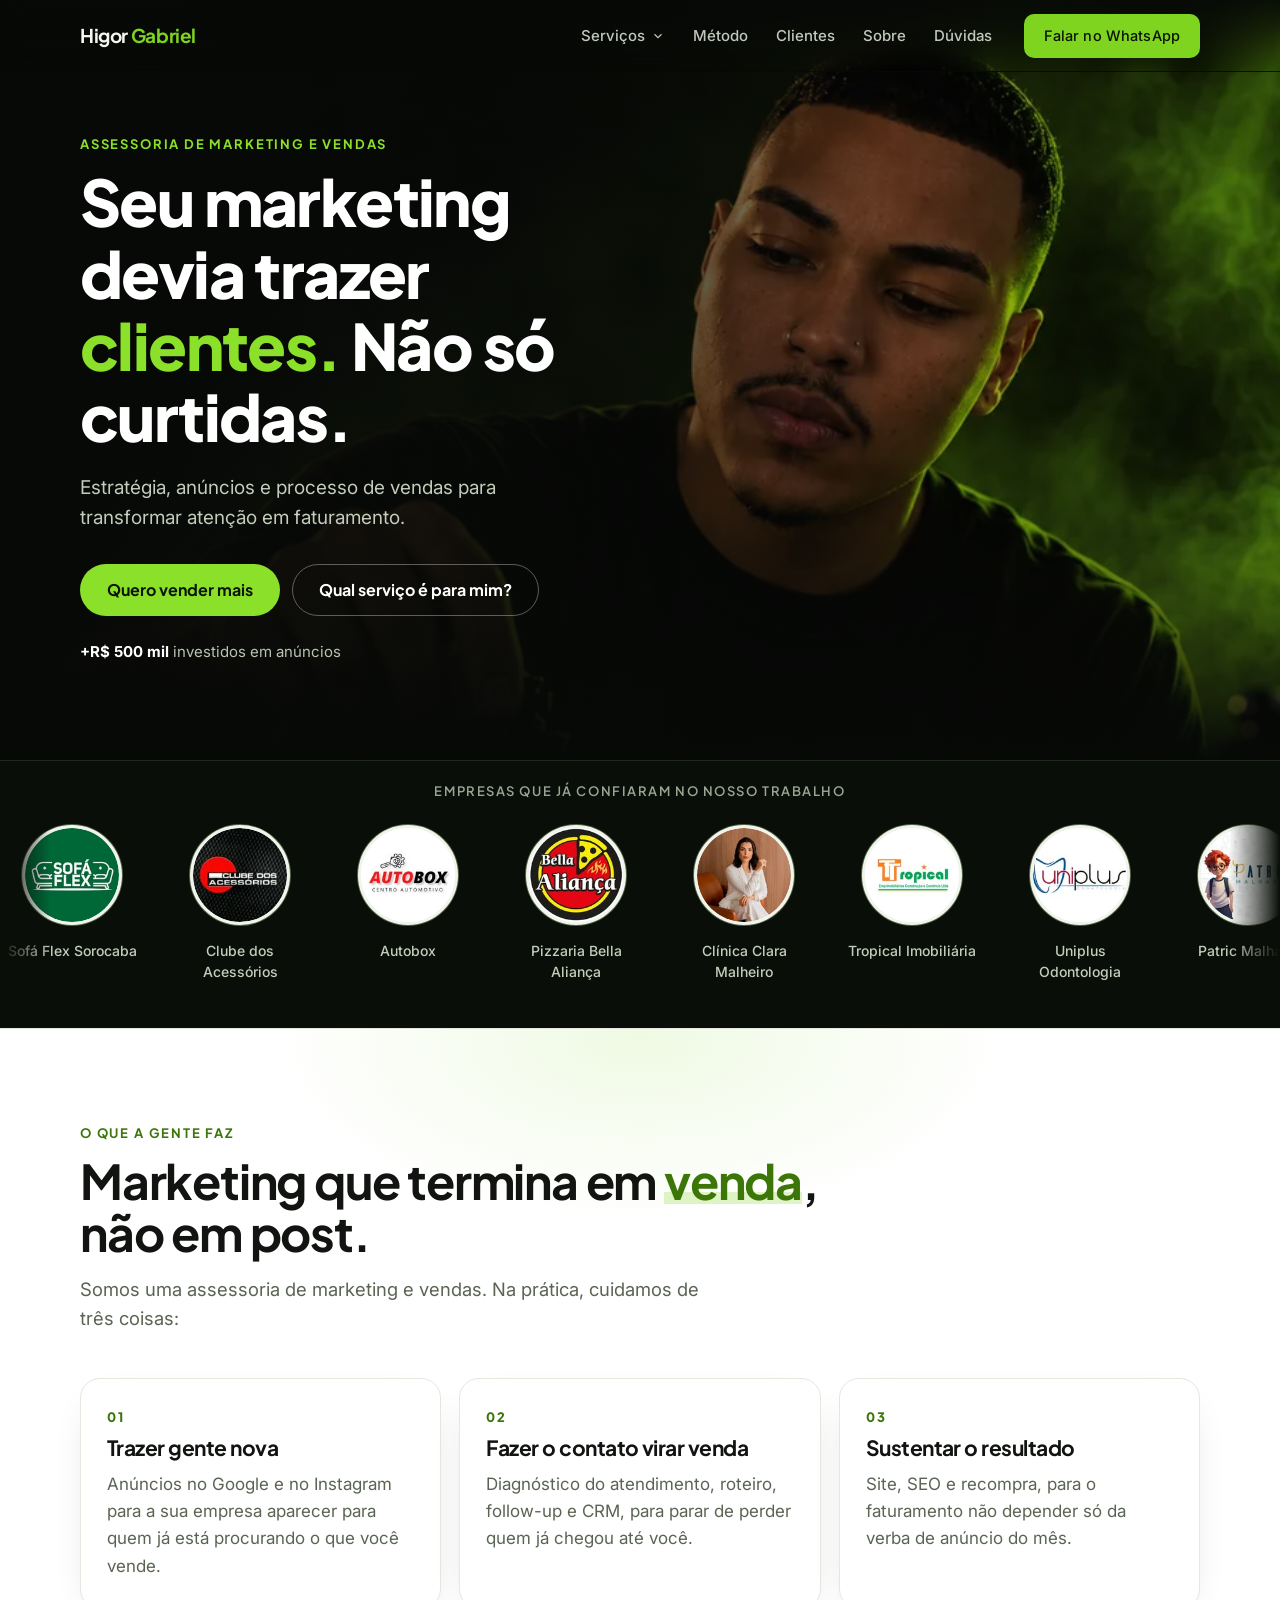
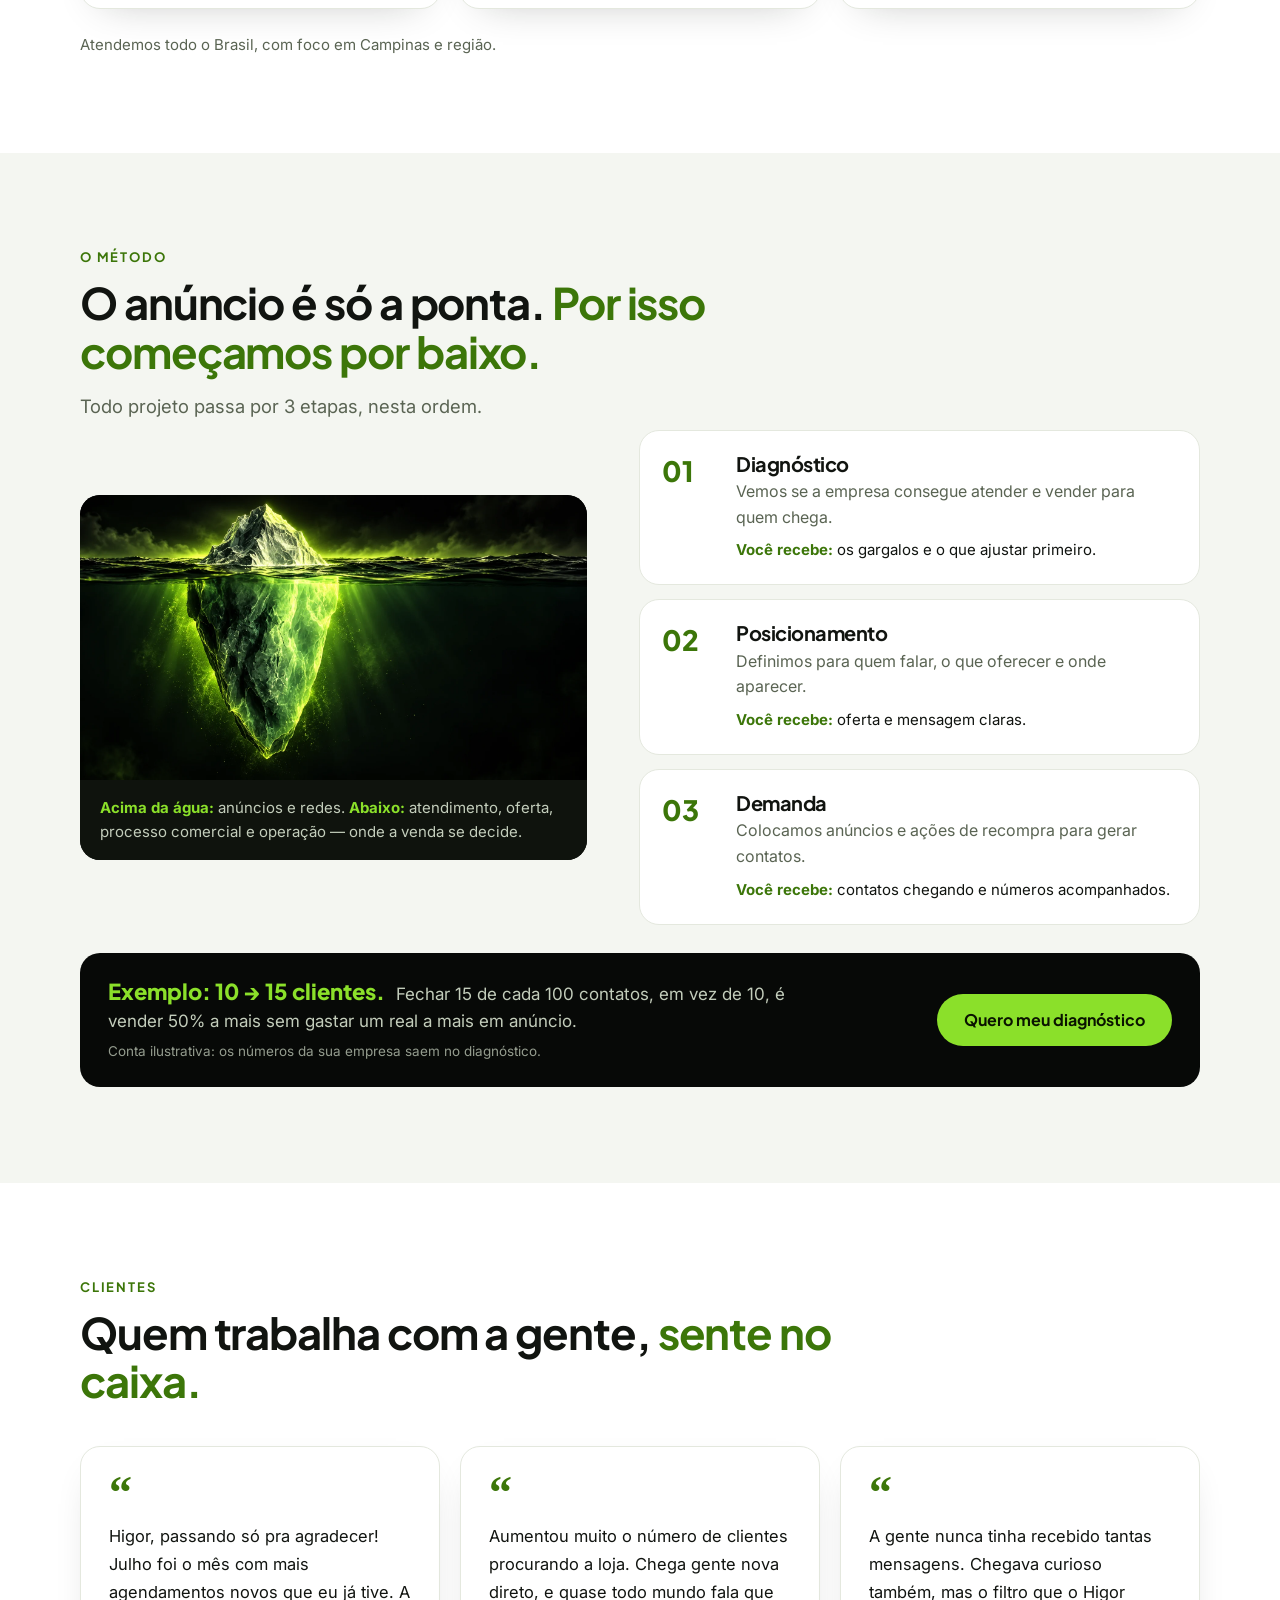
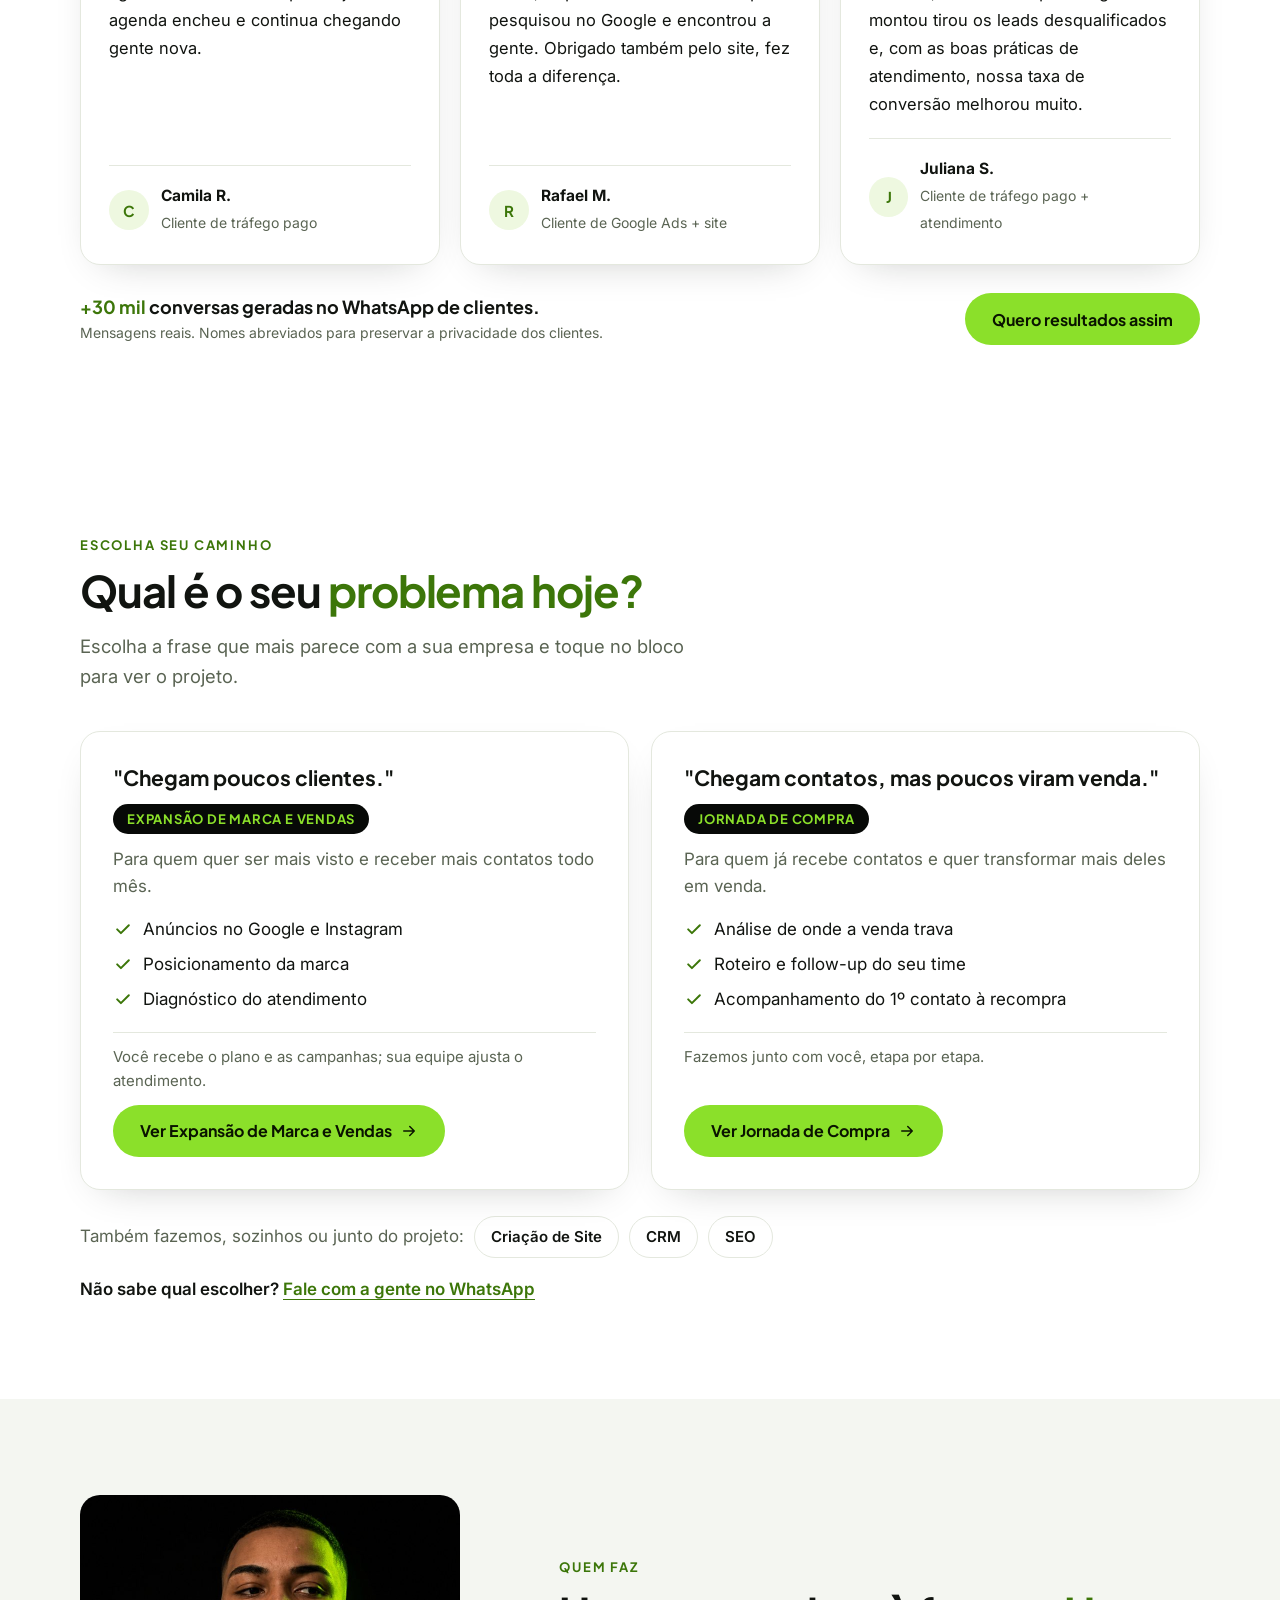
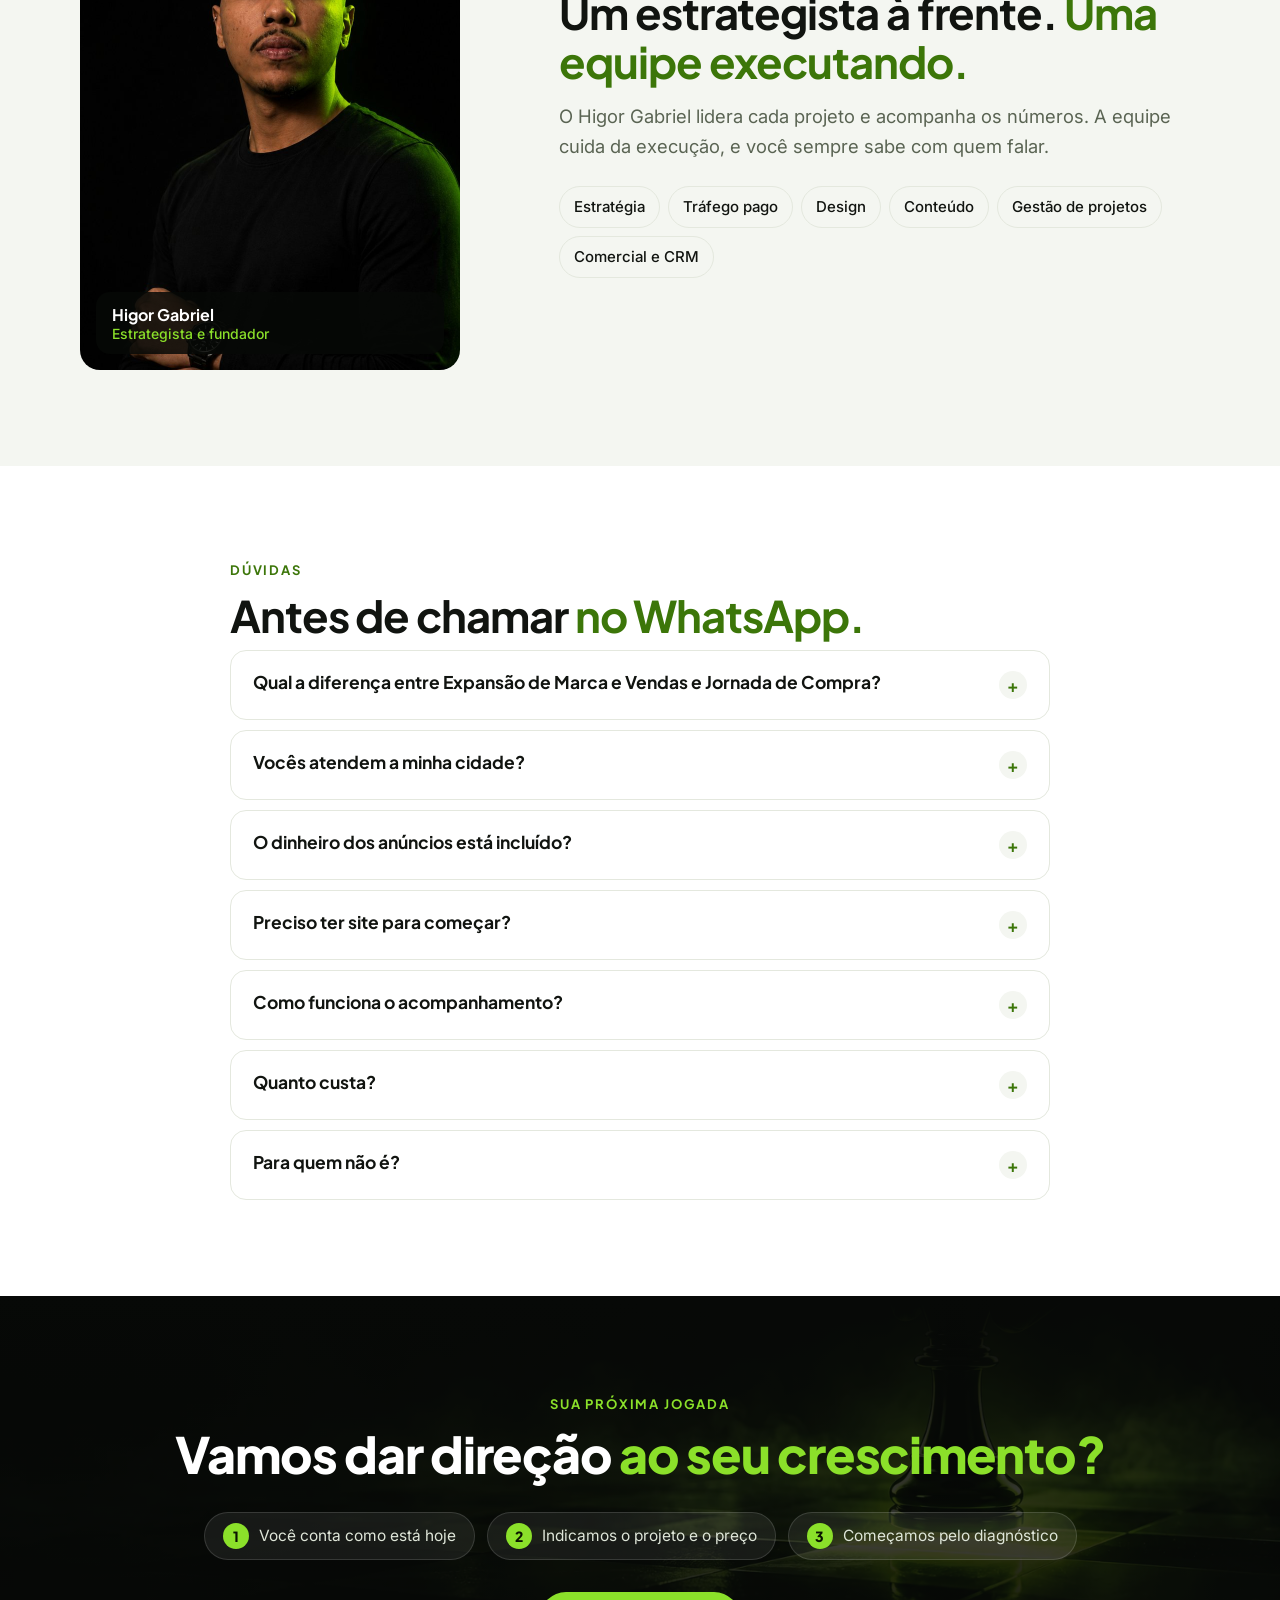
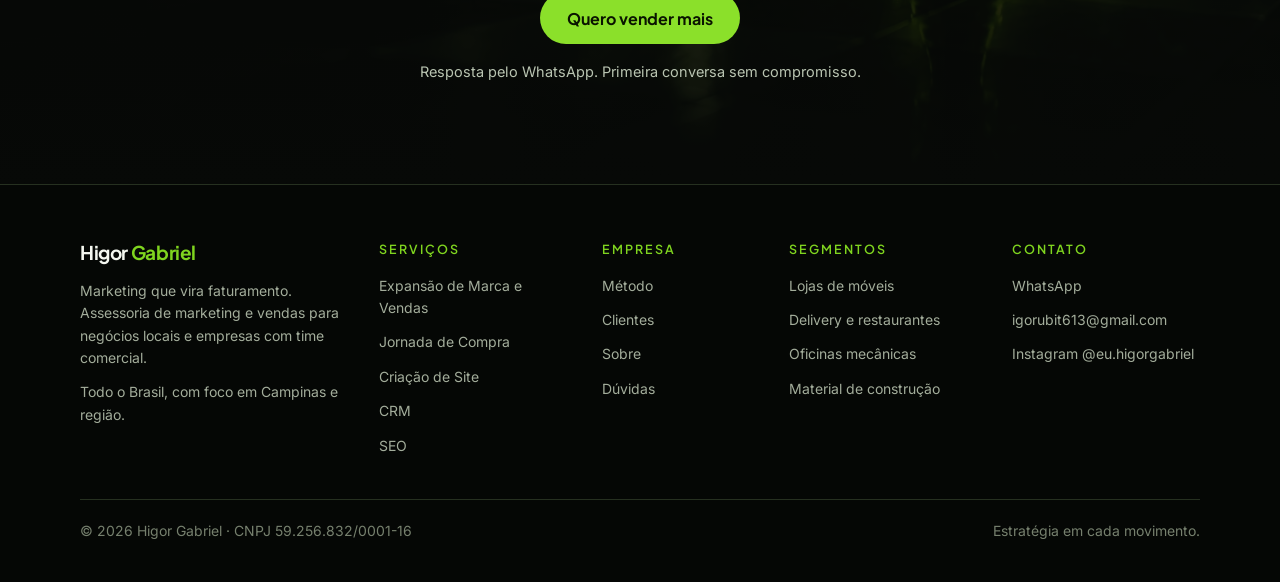
<file: index.html>
<!doctype html>
<html lang="pt-BR"><head><meta charset="utf-8"><meta name="viewport" content="width=device-width,initial-scale=1">
<title>Higor Gabriel — Assessoria de marketing e vendas em Campinas e todo o Brasil</title>
<meta name="description" content="Assessoria de marketing e vendas com foco em Campinas e região e atendimento em todo o Brasil: anúncios, posicionamento e processo comercial para transformar atenção em faturamento.">
<meta property="og:title" content="Higor Gabriel — Marketing que vira faturamento"><meta property="og:description" content="Estratégia, anúncios e processo de vendas para transformar atenção em faturamento.">
<link rel="stylesheet" href="assets/clients.css?v=3"><link rel="stylesheet" href="assets/v3.css?v=3">
<script src="assets/home.js?v=7" defer></script><script src="assets/clients.js?v=2" defer></script>
<!-- shell:head -->
<link rel="canonical" href="https://higor-gabriel.vercel.app/">
<meta property="og:url" content="https://higor-gabriel.vercel.app/">
<link rel="icon" href="img/favicon.svg" type="image/svg+xml">
<meta name="theme-color" content="#050705">
<meta property="og:type" content="website">
<meta property="og:locale" content="pt_BR">
<meta property="og:site_name" content="Higor Gabriel">
<meta property="og:image" content="https://higor-gabriel.vercel.app/img/og-compartilhamento.jpg">
<meta property="og:image:width" content="1200"><meta property="og:image:height" content="630">
<meta name="twitter:card" content="summary_large_image">
<link rel="preconnect" href="https://fonts.googleapis.com"><link rel="preconnect" href="https://fonts.gstatic.com" crossorigin><link rel="stylesheet" href="https://fonts.googleapis.com/css2?family=Plus+Jakarta+Sans:wght@500;600;700;800&family=Inter:wght@400;500;600&display=swap">
<link rel="stylesheet" href="assets/shell.css?v=4">
<script src="assets/shell.js?v=3" defer></script>
<script type="application/ld+json">{"@context":"https://schema.org","@type":"ProfessionalService","name":"Higor Gabriel — Assessoria de marketing e vendas","url":"https://higor-gabriel.vercel.app","image":"https://higor-gabriel.vercel.app/img/og-compartilhamento.jpg","email":"igorubit613@gmail.com","telephone":"+55-19-99831-1721","areaServed":[{"@type":"City","name":"Campinas"},{"@type":"Country","name":"Brasil"}],"founder":{"@type":"Person","name":"Higor Gabriel"},"sameAs":["https://instagram.com/eu.higorgabriel"]}</script>
<!-- /shell:head -->
</head>
<body class="home-v3">
<!-- shell:header -->
<a class="gh-skip" href="#conteudo">Pular para o conteúdo</a>
<header class="gh-header">
  <div class="gh-header-in">
    <a class="gh-logo" href="index.html" aria-label="Higor Gabriel — início">Higor <b>Gabriel</b></a>
    <button class="gh-burger" type="button" aria-label="Abrir menu" aria-expanded="false" aria-controls="gh-menu"><span></span><span></span><span></span></button>
    <nav class="gh-menu" id="gh-menu" aria-label="Navegação principal">
      <div class="gh-dd">
        <button class="gh-dd-btn" type="button" aria-expanded="false">Serviços <svg viewBox="0 0 24 24" aria-hidden="true"><path d="M6 9l6 6 6-6"/></svg></button>
        <div class="gh-dd-panel">
          <a href="trafego-pago.html"><span class="gh-ic"><svg viewBox="0 0 24 24" aria-hidden="true"><circle cx="12" cy="12" r="9"/><circle cx="12" cy="12" r="5"/><circle cx="12" cy="12" r="1"/></svg></span><span><b>Expansão de Marca e Vendas</b><small>Para quando chegam poucos clientes: anúncios, posicionamento e diagnóstico</small></span></a><a href="jornada-de-compra.html"><span class="gh-ic"><svg viewBox="0 0 24 24" aria-hidden="true"><polyline points="3 17 9 11 13 15 21 7"/><polyline points="14 7 21 7 21 14"/></svg></span><span><b>Jornada de Compra</b><small>Do primeiro contato à recompra</small></span></a><a href="criacao-de-site.html"><span class="gh-ic"><svg viewBox="0 0 24 24" aria-hidden="true"><rect x="3" y="4" width="18" height="12" rx="2"/><path d="M8 20h8M12 16v4"/></svg></span><span><b>Criação de Site</b><small>Site profissional feito para converter</small></span></a><a href="crm.html"><span class="gh-ic"><svg viewBox="0 0 24 24" aria-hidden="true"><rect x="3" y="4" width="5" height="16" rx="1"/><rect x="10" y="4" width="5" height="11" rx="1"/><rect x="17" y="4" width="4" height="6" rx="1"/></svg></span><span><b>CRM</b><small>Comercial organizado, nenhum contato esquecido</small></span></a><a href="seo.html"><span class="gh-ic"><svg viewBox="0 0 24 24" aria-hidden="true"><circle cx="11" cy="11" r="7"/><path d="M20 20l-4-4"/></svg></span><span><b>SEO</b><small>Apareça no Google sem pagar por clique</small></span></a>
        </div>
      </div>
      <a href="#metodo">Método</a>
      <a href="#clientes">Clientes</a>
      <a href="#equipe">Sobre</a>
      <a href="#duvidas">Dúvidas</a>
      <a class="gh-btn gh-btn-green" href="https://wa.me/5519998311721?text=Oi%20Higor%2C%20vim%20pelo%20site%20e%20quero%20falar%20com%20voc%C3%AAs." target="_blank" rel="noopener">Falar no WhatsApp</a>
    </nav>
  </div>
</header>
<!-- /shell:header -->
<main id="conteudo">

<!-- 1 · TOPO + CLIENTES -->
<section class="hero">
  <div class="hero-art-stage" aria-hidden="true"><picture><source media="(max-width:760px)" srcset="img/hero-higor-celular.webp"><img src="img/hero-higor.webp" alt="" width="1672" height="941" fetchpriority="high"></picture></div>
  <div class="hero-shade"></div>
  <div class="w"><div class="hero-copy">
    <span class="eyebrow">Assessoria de marketing e vendas</span>
    <h1>Seu marketing devia trazer <em>clientes.</em> Não só curtidas.</h1>
    <p class="lead">Estratégia, anúncios e processo de vendas para transformar atenção em faturamento.</p>
    <div class="ctas"><a class="btn btn-p" href="https://wa.me/5519998311721?text=Oi%20Higor%2C%20vi%20o%20site%20e%20quero%20vender%20mais." target="_blank" rel="noopener">Quero vender mais</a><a class="btn btn-s" href="#caminhos">Qual serviço é para mim?</a></div>
    <p class="hero-proof"><b>+R$ 500 mil</b> investidos em anúncios</p>
  </div></div>
</section>
<section class="clients-band">
  <div class="hero-clients client-section" id="clientes" aria-labelledby="t-clientes"><span class="lbl" id="t-clientes">Empresas que já confiaram no nosso trabalho</span>
  <div class="client-viewport"><div class="client-track"><ul class="client-list" aria-label="Empresas que já atendemos"><li><a class="client-brand" href="https://www.instagram.com/sofaflex_sorocaba/" target="_blank" rel="noopener noreferrer" aria-label="Sofá Flex Sorocaba — ver Instagram (abre em nova aba)"><span class="client-logo"><img src="img/clientes/sofaflex_sorocaba.jpg" alt="" width="150" height="150" loading="lazy" decoding="async"></span><span class="client-name">Sofá Flex Sorocaba</span></a></li><li><a class="client-brand" href="https://www.instagram.com/clubedosacessoriosautomotivos/" target="_blank" rel="noopener noreferrer" aria-label="Clube dos Acessórios — ver Instagram (abre em nova aba)"><span class="client-logo"><img src="img/clientes/clubedosacessoriosautomotivos.jpg" alt="" width="150" height="150" loading="lazy" decoding="async"></span><span class="client-name">Clube dos Acessórios</span></a></li><li><a class="client-brand" href="https://www.instagram.com/autobox.oficina/" target="_blank" rel="noopener noreferrer" aria-label="Autobox — ver Instagram (abre em nova aba)"><span class="client-logo"><img src="img/clientes/autobox-oficina.jpg" alt="" width="150" height="150" loading="lazy" decoding="async"></span><span class="client-name">Autobox</span></a></li><li><a class="client-brand" href="https://www.instagram.com/pizzariabellaalianca/" target="_blank" rel="noopener noreferrer" aria-label="Pizzaria Bella Aliança — ver Instagram (abre em nova aba)"><span class="client-logo"><img src="img/clientes/pizzariabellaalianca.jpg" alt="" width="150" height="150" loading="lazy" decoding="async"></span><span class="client-name">Pizzaria Bella Aliança</span></a></li><li><a class="client-brand" href="https://www.instagram.com/clinicaclaramalheiro/" target="_blank" rel="noopener noreferrer" aria-label="Clínica Clara Malheiro — ver Instagram (abre em nova aba)"><span class="client-logo"><img src="img/clientes/clinicaclaramalheiro.jpg" alt="" width="150" height="150" loading="lazy" decoding="async"></span><span class="client-name">Clínica Clara Malheiro</span></a></li><li><a class="client-brand" href="https://www.instagram.com/tropical_imobiliaria/" target="_blank" rel="noopener noreferrer" aria-label="Tropical Imobiliária — ver Instagram (abre em nova aba)"><span class="client-logo"><img src="img/clientes/tropical_imobiliaria.jpg" alt="" width="150" height="150" loading="lazy" decoding="async"></span><span class="client-name">Tropical Imobiliária</span></a></li><li><a class="client-brand" href="https://www.instagram.com/uniplusodontologia/" target="_blank" rel="noopener noreferrer" aria-label="Uniplus Odontologia — ver Instagram (abre em nova aba)"><span class="client-logo"><img src="img/clientes/uniplusodontologia.jpg" alt="" width="150" height="150" loading="lazy" decoding="async"></span><span class="client-name">Uniplus Odontologia</span></a></li><li><a class="client-brand" href="https://www.instagram.com/malhariapatric/" target="_blank" rel="noopener noreferrer" aria-label="Patric Malharia — ver Instagram (abre em nova aba)"><span class="client-logo"><img src="img/clientes/malhariapatric.jpg" alt="" width="150" height="150" loading="lazy" decoding="async"></span><span class="client-name">Patric Malharia</span></a></li><li><a class="client-brand" href="https://www.instagram.com/mrfreddosorvetes/" target="_blank" rel="noopener noreferrer" aria-label="Mr. Freddo Sorvetes — ver Instagram (abre em nova aba)"><span class="client-logo"><img src="img/clientes/mrfreddosorvetes.jpg" alt="" width="150" height="150" loading="lazy" decoding="async"></span><span class="client-name">Mr. Freddo Sorvetes</span></a></li><li><a class="client-brand" href="https://www.instagram.com/coffeeburger.vinhedo/" target="_blank" rel="noopener noreferrer" aria-label="Coffee Burger — ver Instagram (abre em nova aba)"><span class="client-logo"><img src="img/clientes/coffeeburger-vinhedo.jpg" alt="" width="150" height="150" loading="lazy" decoding="async"></span><span class="client-name">Coffee Burger</span></a></li><li><a class="client-brand" href="https://www.instagram.com/outlet.domaicao_02/" target="_blank" rel="noopener noreferrer" aria-label="Outlet do Maicão — ver Instagram (abre em nova aba)"><span class="client-logo"><img src="img/clientes/outlet-domaicao_02.jpg" alt="" width="150" height="150" loading="lazy" decoding="async"></span><span class="client-name">Outlet do Maicão</span></a></li><li><a class="client-brand" href="https://www.instagram.com/sofaprimebr/" target="_blank" rel="noopener noreferrer" aria-label="Sofá Prime — ver Instagram (abre em nova aba)"><span class="client-logo"><img src="img/clientes/sofaprimebr.jpg" alt="" width="150" height="150" loading="lazy" decoding="async"></span><span class="client-name">Sofá Prime</span></a></li><li><a class="client-brand" href="https://www.instagram.com/sofadecor_/" target="_blank" rel="noopener noreferrer" aria-label="Sofá Decor — ver Instagram (abre em nova aba)"><span class="client-logo"><img src="img/clientes/sofadecor.jpg" alt="" width="150" height="150" loading="lazy" decoding="async"></span><span class="client-name">Sofá Decor</span></a></li><li><a class="client-brand" href="https://www.instagram.com/sofadifabrica/" target="_blank" rel="noopener noreferrer" aria-label="Sofá di Fábrica — ver Instagram (abre em nova aba)"><span class="client-logo"><img src="img/clientes/sofadifabrica.jpg" alt="" width="150" height="150" loading="lazy" decoding="async"></span><span class="client-name">Sofá di Fábrica</span></a></li></ul></div></div>
  </div>
</section>

<!-- 2 · O QUE A GENTE FAZ -->
<section class="sec faz" id="o-que-fazemos"><div class="w">
  <div class="faz-head reveal">
    <span class="eyebrow">O que a gente faz</span>
    <h2 class="h2 faz-t">Marketing que termina em <em>venda</em>,<br>não em post.</h2>
    <p class="lead">Somos uma assessoria de marketing e vendas. Na prática, cuidamos de três coisas:</p>
  </div>
  <div class="tres">
    <article class="tri reveal" style="--d:0ms;--dl:0ms">
      <span class="tri-n" aria-hidden="true">01</span>
      <h3>Trazer gente nova</h3>
      <p>Anúncios no Google e no Instagram para a sua empresa aparecer para quem já está procurando o que você vende.</p>
    </article>
    <article class="tri reveal" style="--d:110ms;--dl:800ms">
      <span class="tri-n" aria-hidden="true">02</span>
      <h3>Fazer o contato virar venda</h3>
      <p>Diagnóstico do atendimento, roteiro, follow-up e CRM, para parar de perder quem já chegou até você.</p>
    </article>
    <article class="tri reveal" style="--d:220ms;--dl:1600ms">
      <span class="tri-n" aria-hidden="true">03</span>
      <h3>Sustentar o resultado</h3>
      <p>Site, SEO e recompra, para o faturamento não depender só da verba de anúncio do mês.</p>
    </article>
  </div>
  <p class="tres-nota">Atendemos todo o Brasil, com foco em Campinas e região.</p>
</div></section>

<!-- 3 · MÉTODO -->
<section class="sec alt" id="metodo"><div class="w">
  <span class="eyebrow">O método</span>
  <h2 class="h2">O anúncio é só a ponta. <em>Por isso começamos por baixo.</em></h2>
  <p class="lead">Todo projeto passa por 3 etapas, nesta ordem.</p>
  <div class="metodo">
    <figure class="ice reveal" style="margin:0"><img src="img/journey-iceberg.webp" alt="Iceberg: anúncios e redes sociais acima da água; atendimento, oferta, processo comercial e operação abaixo" loading="lazy"><figcaption><b>Acima da água:</b> anúncios e redes. <b>Abaixo:</b> atendimento, oferta, processo comercial e operação — onde a venda se decide.</figcaption></figure>
    <ol class="steps">
      <li class="reveal"><span class="n">01</span><h3>Diagnóstico</h3><p>Vemos se a empresa consegue atender e vender para quem chega.</p><p class="get"><b>Você recebe:</b> os gargalos e o que ajustar primeiro.</p></li>
      <li class="reveal"><span class="n">02</span><h3>Posicionamento</h3><p>Definimos para quem falar, o que oferecer e onde aparecer.</p><p class="get"><b>Você recebe:</b> oferta e mensagem claras.</p></li>
      <li class="reveal"><span class="n">03</span><h3>Demanda</h3><p>Colocamos anúncios e ações de recompra para gerar contatos.</p><p class="get"><b>Você recebe:</b> contatos chegando e números acompanhados.</p></li>
    </ol>
  </div>
  <div class="boost reveal"><p><b>Exemplo: 10 → 15 clientes.</b> Fechar 15 de cada 100 contatos, em vez de 10, é vender 50% a mais sem gastar um real a mais em anúncio. <span class="ress">Conta ilustrativa: os números da sua empresa saem no diagnóstico.</span></p><a class="btn btn-p" href="https://wa.me/5519998311721?text=Oi%20Higor%2C%20vi%20o%20m%C3%A9todo%20no%20site%20e%20quero%20meu%20diagn%C3%B3stico." target="_blank" rel="noopener">Quero meu diagnóstico</a></div>
</div></section>

<!-- 4 · DEPOIMENTOS -->
<section class="sec" id="depoimentos"><span id="resultados"></span><div class="w">
  <span class="eyebrow">Clientes</span>
  <h2 class="h2">Quem trabalha com a gente, <em>sente no caixa.</em></h2>
  <div class="depo">
    <figure class="reveal"><blockquote>Higor, passando só pra agradecer! Julho foi o mês com mais agendamentos novos que eu já tive. A agenda encheu e continua chegando gente nova.</blockquote><figcaption><span class="av">C</span><div><strong>Camila R.</strong><small>Cliente de tráfego pago</small></div></figcaption></figure>
    <figure class="reveal"><blockquote>Aumentou muito o número de clientes procurando a loja. Chega gente nova direto, e quase todo mundo fala que pesquisou no Google e encontrou a gente. Obrigado também pelo site, fez toda a diferença.</blockquote><figcaption><span class="av">R</span><div><strong>Rafael M.</strong><small>Cliente de Google Ads + site</small></div></figcaption></figure>
    <figure class="reveal"><blockquote>A gente nunca tinha recebido tantas mensagens. Chegava curioso também, mas o filtro que o Higor montou tirou os leads desqualificados e, com as boas práticas de atendimento, nossa taxa de conversão melhorou muito.</blockquote><figcaption><span class="av">J</span><div><strong>Juliana S.</strong><small>Cliente de tráfego pago + atendimento</small></div></figcaption></figure>
  </div>
  <div class="depo-foot"><div><p class="big"><b>+30 mil</b> conversas geradas no WhatsApp de clientes.</p><small>Mensagens reais. Nomes abreviados para preservar a privacidade dos clientes.</small></div><a class="btn btn-p" href="https://wa.me/5519998311721?text=Oi%20Higor%2C%20vi%20os%20depoimentos%20no%20site%20e%20quero%20resultados%20assim." target="_blank" rel="noopener">Quero resultados assim</a></div>
</div></section>

<!-- 5 · ESCOLHA SEU CAMINHO -->
<section class="sec" id="caminhos"><span id="servicos"></span><div class="w">
  <span class="eyebrow">Escolha seu caminho</span>
  <h2 class="h2">Qual é o seu <em>problema hoje?</em></h2>
  <p class="lead">Escolha a frase que mais parece com a sua empresa e toque no bloco para ver o projeto.</p>
  <div class="paths">
    <article class="path reveal"><p class="quote">"Chegam poucos clientes."</p><span class="name">Expansão de Marca e Vendas</span><p class="for">Para quem quer ser mais visto e receber mais contatos todo mês.</p>
      <ul><li><svg aria-hidden="true" viewBox="0 0 24 24"><path d="M5 12.5l4.5 4.5L19 7.5"/></svg>Anúncios no Google e Instagram</li><li><svg aria-hidden="true" viewBox="0 0 24 24"><path d="M5 12.5l4.5 4.5L19 7.5"/></svg>Posicionamento da marca</li><li><svg aria-hidden="true" viewBox="0 0 24 24"><path d="M5 12.5l4.5 4.5L19 7.5"/></svg>Diagnóstico do atendimento</li></ul>
      <p class="how">Você recebe o plano e as campanhas; sua equipe ajusta o atendimento.</p>
      <a class="btn btn-p" href="trafego-pago.html">Ver Expansão de Marca e Vendas <svg aria-hidden="true" viewBox="0 0 24 24"><path d="M5 12h14M13 6l6 6-6 6"/></svg></a></article>
    <article class="path reveal"><p class="quote">"Chegam contatos, mas poucos viram venda."</p><span class="name">Jornada de Compra</span><p class="for">Para quem já recebe contatos e quer transformar mais deles em venda.</p>
      <ul><li><svg aria-hidden="true" viewBox="0 0 24 24"><path d="M5 12.5l4.5 4.5L19 7.5"/></svg>Análise de onde a venda trava</li><li><svg aria-hidden="true" viewBox="0 0 24 24"><path d="M5 12.5l4.5 4.5L19 7.5"/></svg>Roteiro e follow-up do seu time</li><li><svg aria-hidden="true" viewBox="0 0 24 24"><path d="M5 12.5l4.5 4.5L19 7.5"/></svg>Acompanhamento do 1º contato à recompra</li></ul>
      <p class="how">Fazemos junto com você, etapa por etapa.</p>
      <a class="btn btn-p" href="jornada-de-compra.html">Ver Jornada de Compra <svg aria-hidden="true" viewBox="0 0 24 24"><path d="M5 12h14M13 6l6 6-6 6"/></svg></a></article>
  </div>
  <div class="also">Também fazemos, sozinhos ou junto do projeto: <a href="criacao-de-site.html">Criação de Site</a><a href="crm.html">CRM</a><a href="seo.html">SEO</a></div>
  <p class="help">Não sabe qual escolher? <a href="https://wa.me/5519998311721?text=Oi%20Higor%2C%20vi%20o%20site%20e%20quero%20ajuda%20para%20escolher%20entre%20Expans%C3%A3o%20de%20Marca%20e%20Vendas%20e%20Jornada%20de%20Compra." target="_blank" rel="noopener">Fale com a gente no WhatsApp</a></p>
</div></section>

<!-- 6 · QUEM FAZ -->
<section class="sec alt" id="equipe"><div class="w quem">
  <div class="foto reveal"><img src="img/higor-hero.jpg" alt="Higor Gabriel, estrategista e fundador" loading="lazy"><span>Higor Gabriel<small>Estrategista e fundador</small></span></div>
  <div class="reveal"><span class="eyebrow">Quem faz</span><h2 class="h2">Um estrategista à frente. <em>Uma equipe executando.</em></h2>
    <p class="lead">O Higor Gabriel lidera cada projeto e acompanha os números. A equipe cuida da execução, e você sempre sabe com quem falar.</p>
    <div class="chips"><span>Estratégia</span><span>Tráfego pago</span><span>Design</span><span>Conteúdo</span><span>Gestão de projetos</span><span>Comercial e CRM</span></div>
  </div>
</div></section>

<!-- 7 · DÚVIDAS -->
<section class="sec" id="duvidas"><div class="w faq">
  <span class="eyebrow">Dúvidas</span>
  <h2 class="h2">Antes de chamar <em>no WhatsApp.</em></h2>
  <details><summary>Qual a diferença entre Expansão de Marca e Vendas e Jornada de Compra?<span aria-hidden="true">+</span></summary><p>A Expansão de Marca e Vendas é para quando chegam poucos clientes: fazemos o diagnóstico, posicionamos a marca e rodamos os anúncios; os ajustes internos do atendimento ficam com a sua equipe, a partir das nossas recomendações. A Jornada de Compra é para quando já chegam contatos e poucos compram: atuamos com você em cada etapa, do primeiro contato à recompra.</p></details>
  <details><summary>Vocês atendem a minha cidade?<span aria-hidden="true">+</span></summary><p>Sim. Atendemos empresas de todo o Brasil, com foco em Campinas e região. O trabalho é acompanhado online, com reuniões e relatórios.</p></details>
  <details><summary>O dinheiro dos anúncios está incluído?<span aria-hidden="true">+</span></summary><p>Não. A verba dos anúncios é paga diretamente à Meta e/ou ao Google. O projeto cobre a estratégia e a gestão, conforme o escopo combinado.</p></details>
  <details><summary>Preciso ter site para começar?<span aria-hidden="true">+</span></summary><p>Não necessariamente. Podemos levar as campanhas direto para o WhatsApp. Se um site fizer diferença, ele entra como projeto à parte.</p></details>
  <details><summary>Como funciona o acompanhamento?<span aria-hidden="true">+</span></summary><p>Depois da proposta, fazemos o onboarding (acessos e prioridades), executamos o que está no escopo e acompanhamos com relatórios e reuniões. Na Jornada de Compra há feedback semanal e painel de indicadores.</p></details>
  <details><summary>Quanto custa?<span aria-hidden="true">+</span></summary><p>Depende do serviço e do escopo. Na primeira conversa entendemos sua empresa e mandamos uma proposta com preço claro.</p></details>
  <details><summary>Para quem não é?<span aria-hidden="true">+</span></summary><p>Para quem só quer ganhar seguidores ou postar com frequência, ou para empresas em que ninguém consegue atender os novos contatos.</p></details>
</div></section>

<!-- 8 · CHAMADA FINAL -->
<section class="final" data-hide-wa><div class="bg" aria-hidden="true"></div><div class="w">
  <span class="eyebrow">Sua próxima jogada</span>
  <h2>Vamos dar direção <em>ao seu crescimento?</em></h2>
  <ol><li><b>1</b>Você conta como está hoje</li><li><b>2</b>Indicamos o projeto e o preço</li><li><b>3</b>Começamos pelo diagnóstico</li></ol>
  <a class="btn btn-p" href="https://wa.me/5519998311721?text=Oi%20Higor%2C%20cheguei%20ao%20fim%20do%20site%20e%20quero%20dar%20o%20pr%C3%B3ximo%20passo." target="_blank" rel="noopener">Quero vender mais</a>
  <small>Resposta pelo WhatsApp. Primeira conversa sem compromisso.</small>
</div></section>
</main>
<!-- shell:footer -->
<footer class="gh-footer">
  <div class="gh-footer-in">
    <div>
      <a class="gh-logo" href="index.html" aria-label="Higor Gabriel — início">Higor <b>Gabriel</b></a>
      <p>Marketing que vira faturamento.<br>Assessoria de marketing e vendas para negócios locais e empresas com time comercial.</p><p>Todo o Brasil, com foco em Campinas e região.</p>
    </div>
    <nav aria-label="Serviços"><h2>Serviços</h2><a href="trafego-pago.html">Expansão de Marca e Vendas</a><a href="jornada-de-compra.html">Jornada de Compra</a><a href="criacao-de-site.html">Criação de Site</a><a href="crm.html">CRM</a><a href="seo.html">SEO</a></nav>
    <nav aria-label="Empresa"><h2>Empresa</h2><a href="#metodo">Método</a><a href="#clientes">Clientes</a><a href="#equipe">Sobre</a><a href="#duvidas">Dúvidas</a></nav>
    <nav aria-label="Segmentos"><h2>Segmentos</h2><a href="lojas-de-moveis.html">Lojas de móveis</a><a href="delivery-restaurantes.html">Delivery e restaurantes</a><a href="oficinas-mecanicas.html">Oficinas mecânicas</a><a href="material-de-construcao.html">Material de construção</a></nav>
    <div class="gh-foot-col"><h2>Contato</h2><a href="https://wa.me/5519998311721?text=Oi%20Higor%2C%20vim%20pelo%20site%20e%20quero%20um%20contato." target="_blank" rel="noopener">WhatsApp</a><a href="mailto:igorubit613@gmail.com">igorubit613@gmail.com</a><a href="https://instagram.com/eu.higorgabriel" target="_blank" rel="noopener">Instagram @eu.higorgabriel</a></div>
  </div>
  <div class="gh-legal"><span>© 2026 Higor Gabriel · CNPJ 59.256.832/0001-16</span><span>Estratégia em cada movimento.</span></div>
</footer>
<a class="gh-wa" href="https://wa.me/5519998311721?text=Oi%20Higor%2C%20estou%20no%20site%20e%20tenho%20uma%20d%C3%BAvida." target="_blank" rel="noopener" aria-label="Conversar no WhatsApp"><svg aria-hidden="true" viewBox="0 0 32 32"><path d="M16.003 0h-.006C7.164 0 0 7.164 0 16c0 3.084.87 5.97 2.383 8.43L.826 31.5l7.24-1.897A15.9 15.9 0 0 0 16.003 32C24.84 32 32 24.836 32 16S24.84 0 16.003 0zm9.36 22.593c-.388 1.095-1.927 2.003-3.155 2.269-.84.18-1.936.323-5.632-1.21-4.727-1.958-7.77-6.762-8.007-7.074-.227-.312-1.91-2.543-1.91-4.85 0-2.31 1.174-3.443 1.647-3.926.388-.397.98-.577 1.548-.577.184 0 .35.01.5.017.442.02.664.045.956.744.363.877 1.25 3.037 1.356 3.257.108.22.216.518.067.83-.14.31-.263.448-.483.7-.22.25-.43.442-.65.71-.2.234-.427.487-.173.926.254.43 1.13 1.86 2.425 3.014 1.672 1.49 3.06 1.953 3.548 2.156.363.15.79.114 1.056-.173.335-.363.744-.964 1.16-1.556.294-.42.665-.472 1.056-.323.4.14 2.522 1.19 2.955 1.406.432.216.716.32.822.5.106.18.106 1.03-.283 2.126z"/></svg></a>
<!-- /shell:footer -->
</body></html>
</file>
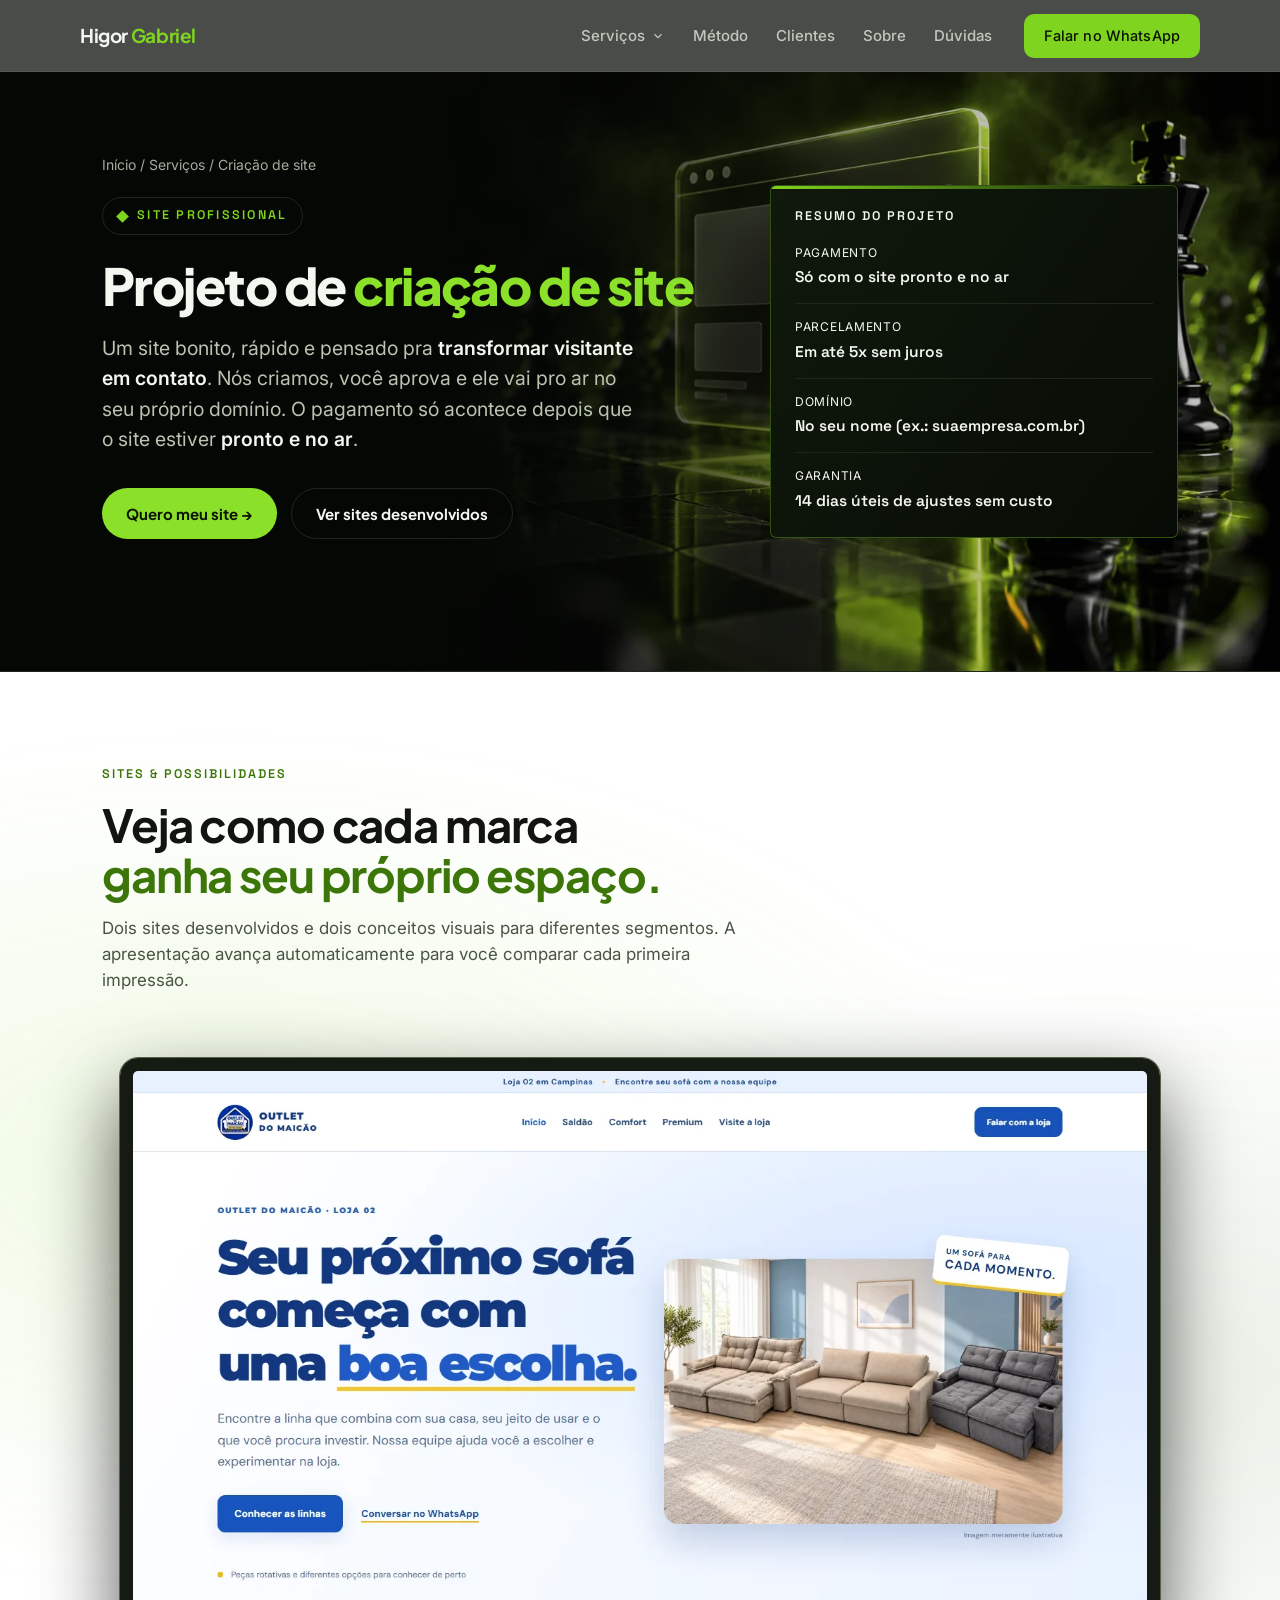
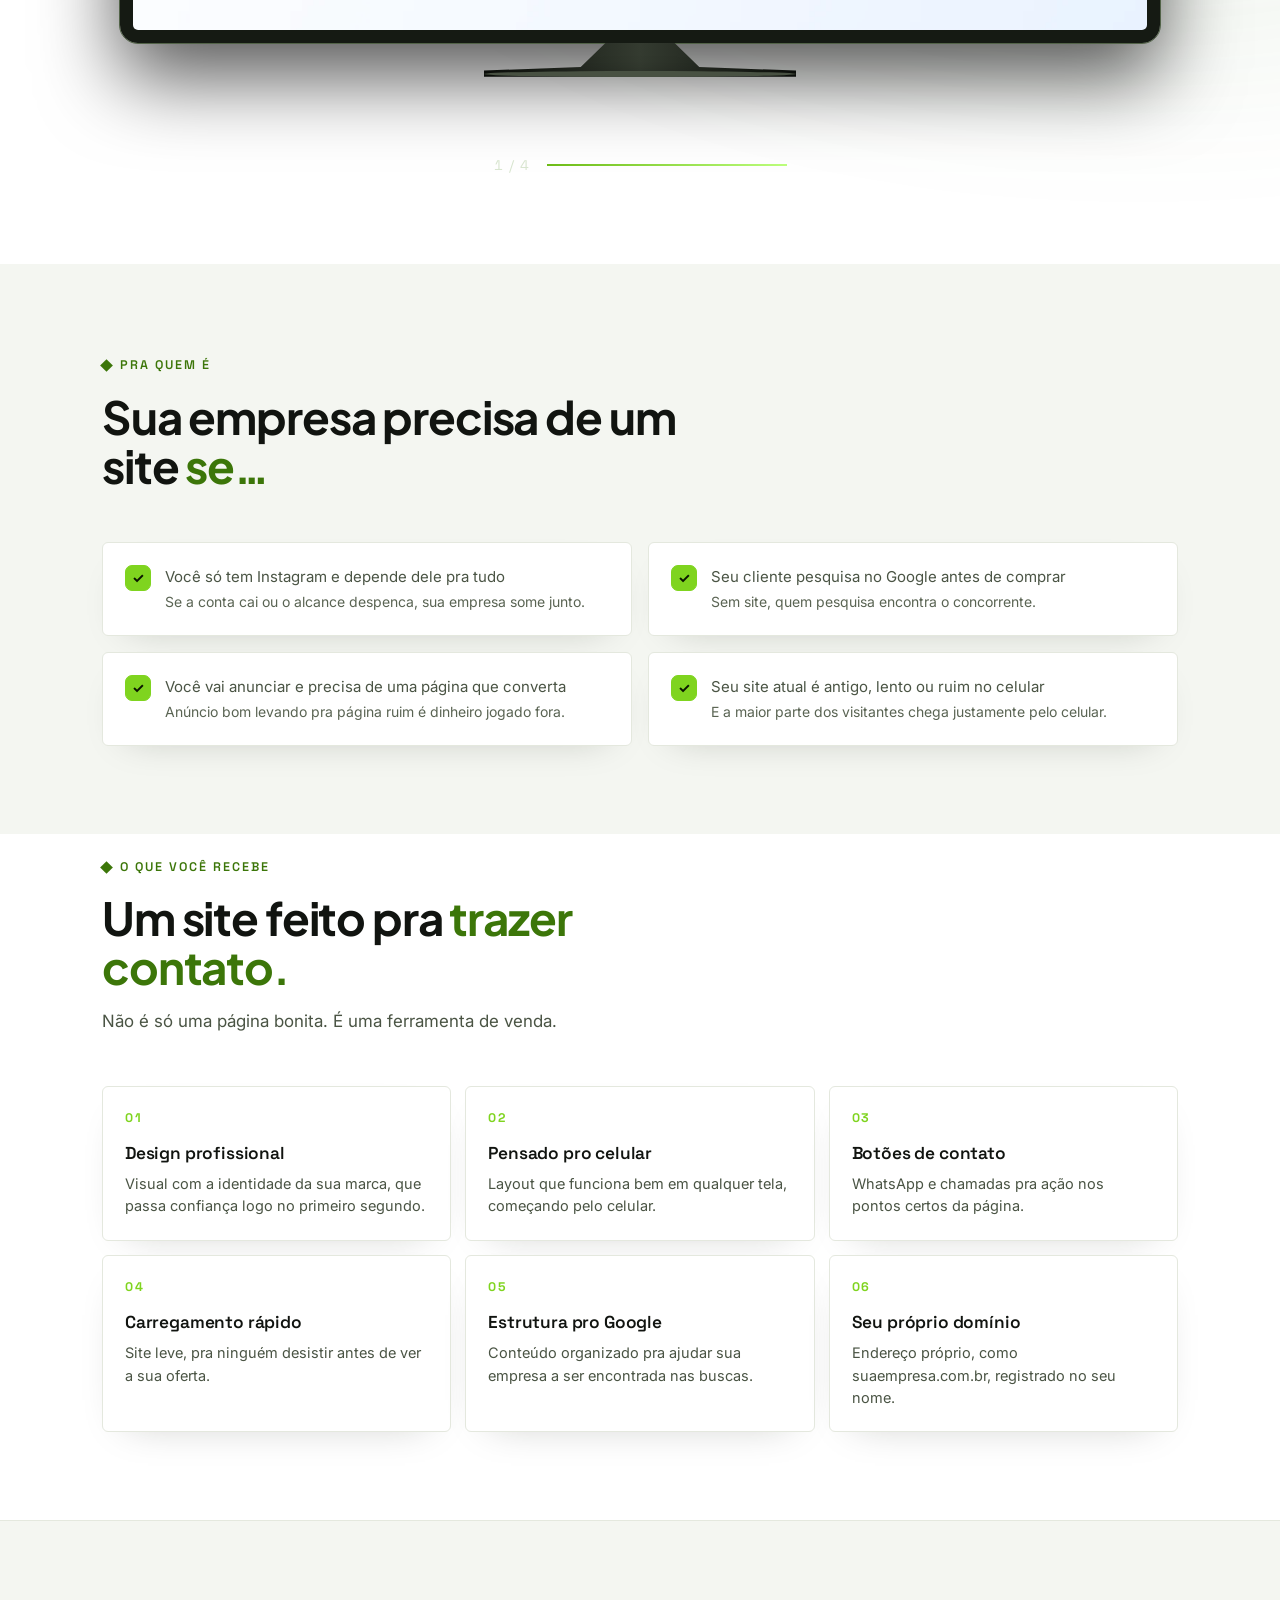
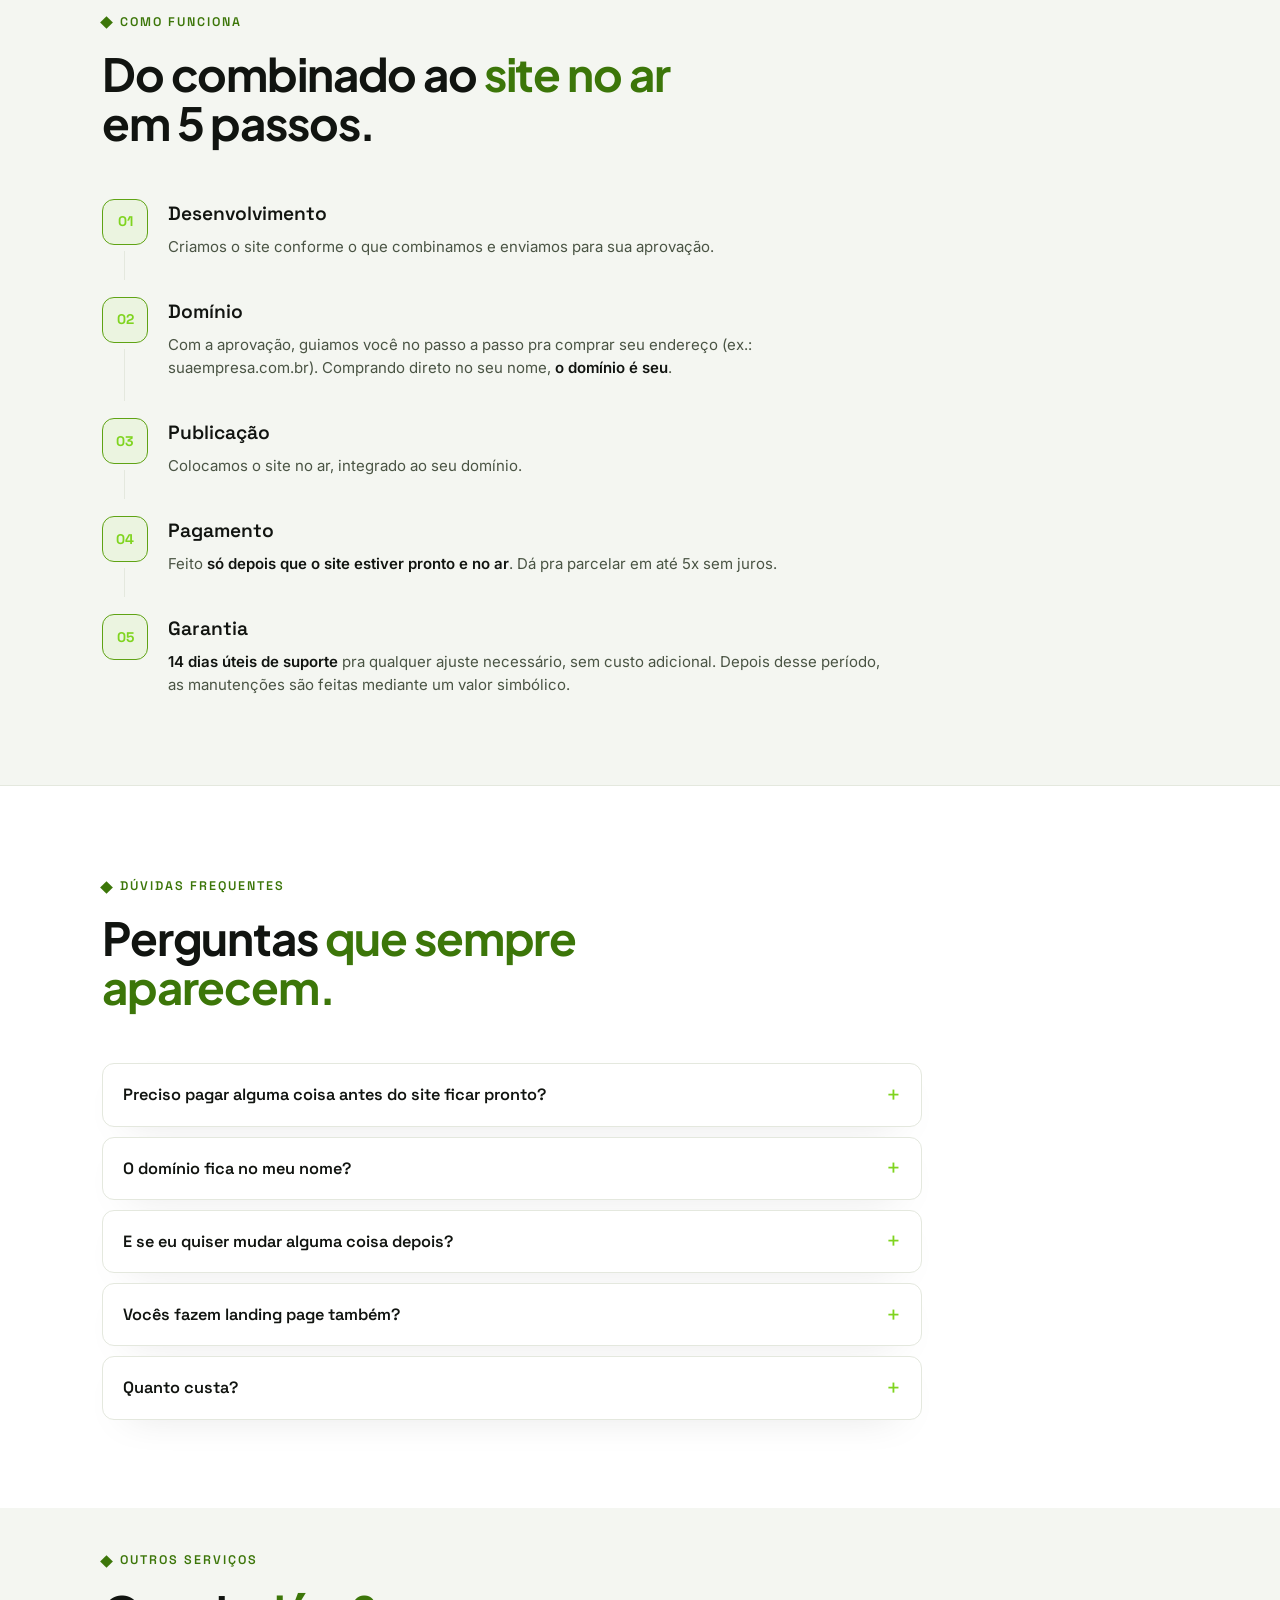
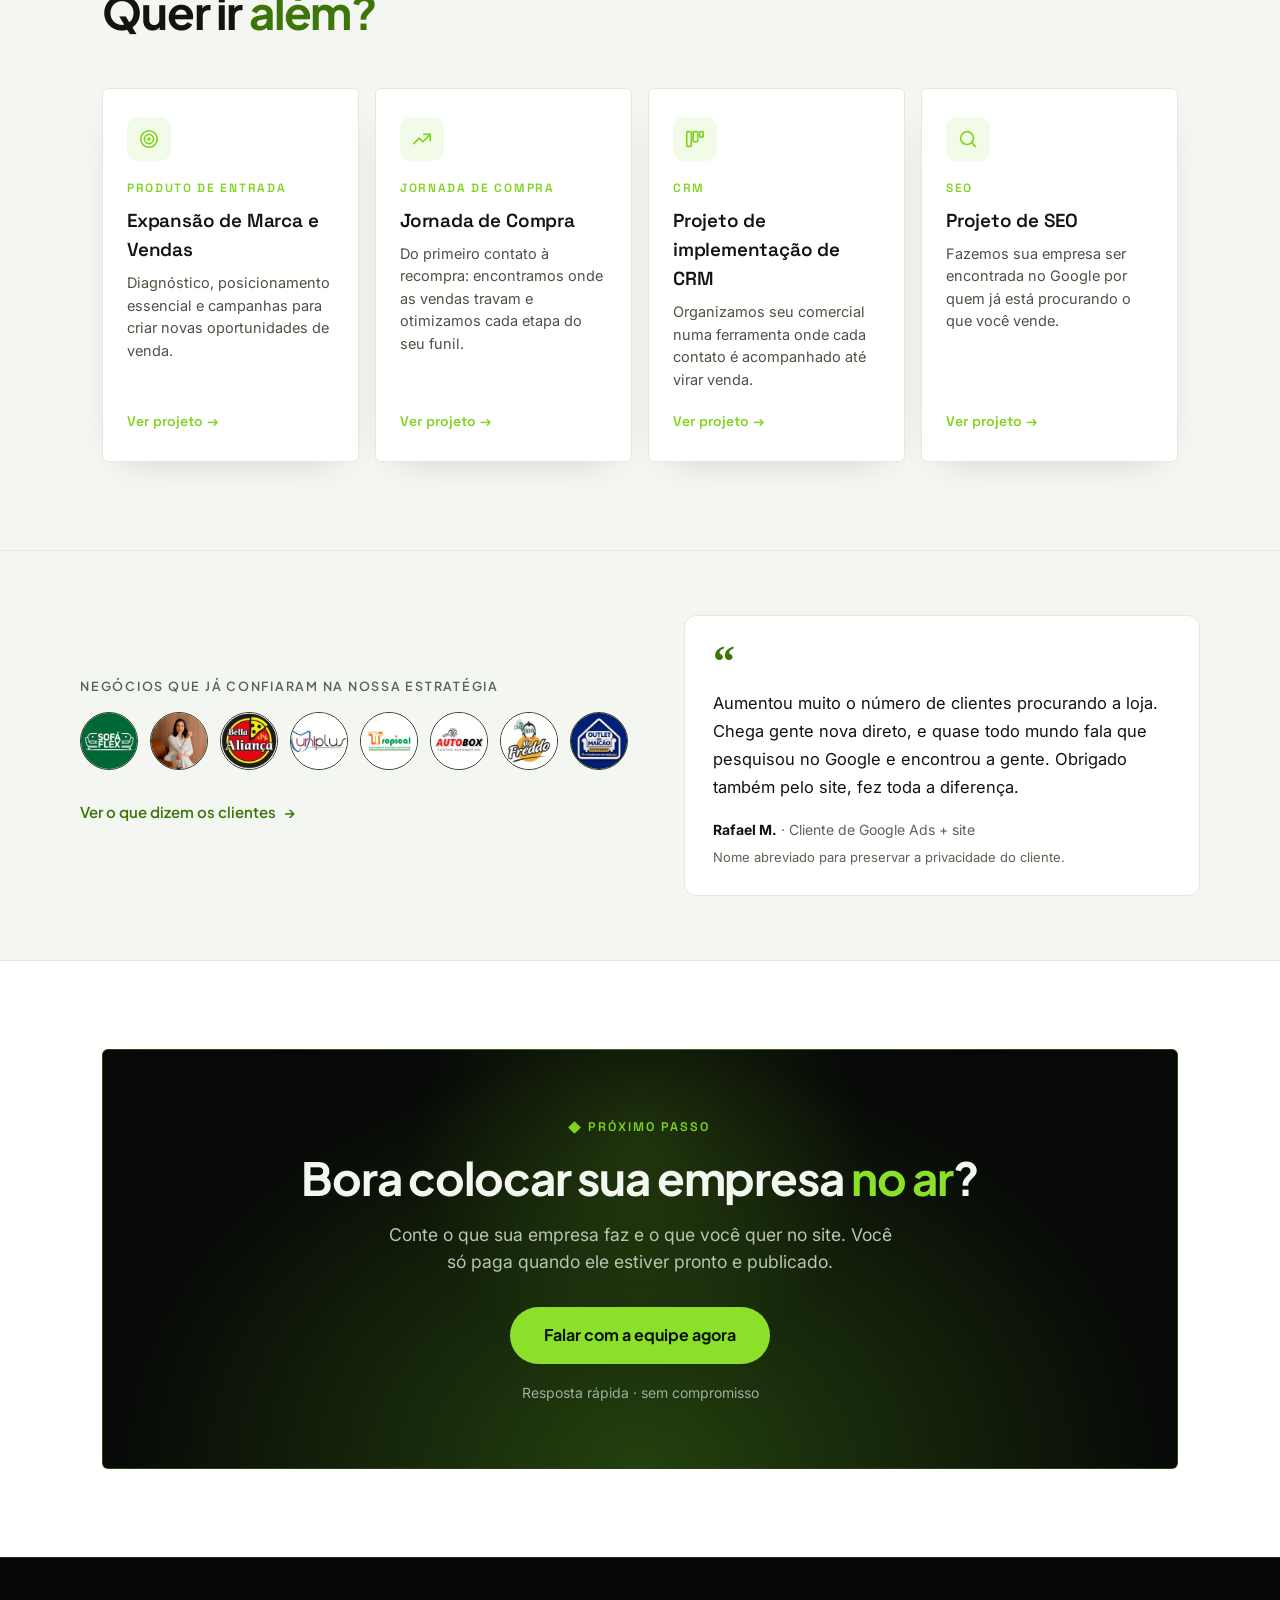
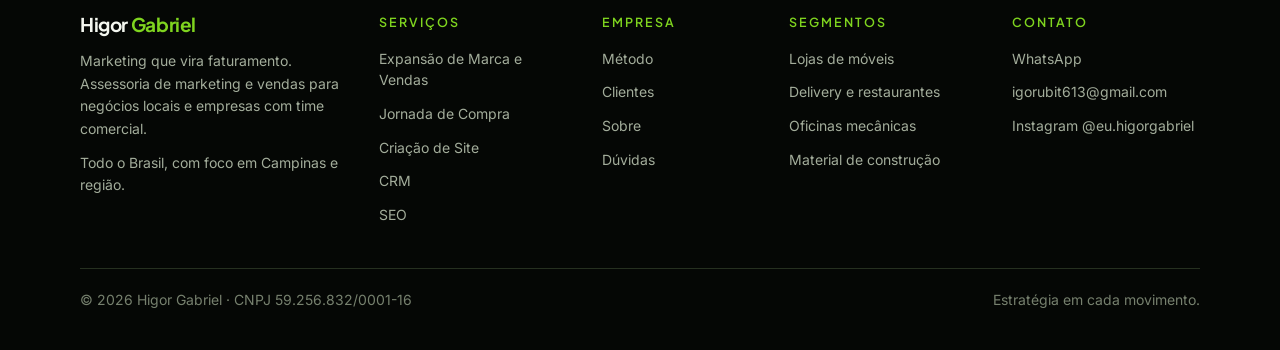
<file: criacao-de-site.html>
<!DOCTYPE html>
<html lang="pt-BR">
<head>
<meta charset="UTF-8">
<meta name="viewport" content="width=device-width, initial-scale=1.0">
<title>Projeto de criação de site | Higor Gabriel</title>
<meta name="description" content="Site profissional, rápido e feito pra converter. Você aprova, ele vai pro ar no seu domínio e o pagamento só acontece com o site pronto. 14 dias úteis de garantia.">
<link rel="preconnect" href="https://fonts.googleapis.com">
<link rel="preconnect" href="https://fonts.gstatic.com" crossorigin>
<link href="https://fonts.googleapis.com/css2?family=Space+Grotesk:wght@400;500;600;700&family=Inter:wght@400;500;600;700&display=swap" rel="stylesheet">
<link rel="stylesheet" href="assets/original.css?v=2"><link rel="stylesheet" href="assets/project.css?v=7"><link rel="stylesheet" href="assets/internas-v3.css?v=3">
<script src="assets/site.js" defer></script>
<!-- shell:head -->
<link rel="canonical" href="https://higor-gabriel.vercel.app/criacao-de-site">
<meta property="og:url" content="https://higor-gabriel.vercel.app/criacao-de-site">
<meta property="og:title" content="Projeto de criação de site | Higor Gabriel">
<meta property="og:description" content="Site profissional, rápido e feito pra converter. Você aprova, ele vai pro ar no seu domínio e o pagamento só acontece com o site pronto. 14 dias úteis de garantia.">
<link rel="icon" href="img/favicon.svg" type="image/svg+xml">
<meta name="theme-color" content="#050705">
<meta property="og:type" content="website">
<meta property="og:locale" content="pt_BR">
<meta property="og:site_name" content="Higor Gabriel">
<meta property="og:image" content="https://higor-gabriel.vercel.app/img/og-compartilhamento.jpg">
<meta property="og:image:width" content="1200"><meta property="og:image:height" content="630">
<meta name="twitter:card" content="summary_large_image">
<link rel="preconnect" href="https://fonts.googleapis.com"><link rel="preconnect" href="https://fonts.gstatic.com" crossorigin><link rel="stylesheet" href="https://fonts.googleapis.com/css2?family=Plus+Jakarta+Sans:wght@500;600;700;800&family=Inter:wght@400;500;600&display=swap">
<link rel="stylesheet" href="assets/shell.css?v=4">
<script src="assets/shell.js?v=3" defer></script>
<!-- /shell:head --></head>
<body>

<!-- shell:header -->
<a class="gh-skip" href="#conteudo">Pular para o conteúdo</a>
<header class="gh-header">
  <div class="gh-header-in">
    <a class="gh-logo" href="index.html" aria-label="Higor Gabriel — início">Higor <b>Gabriel</b></a>
    <button class="gh-burger" type="button" aria-label="Abrir menu" aria-expanded="false" aria-controls="gh-menu"><span></span><span></span><span></span></button>
    <nav class="gh-menu" id="gh-menu" aria-label="Navegação principal">
      <div class="gh-dd">
        <button class="gh-dd-btn" type="button" aria-expanded="false">Serviços <svg viewBox="0 0 24 24" aria-hidden="true"><path d="M6 9l6 6 6-6"/></svg></button>
        <div class="gh-dd-panel">
          <a href="trafego-pago.html"><span class="gh-ic"><svg viewBox="0 0 24 24" aria-hidden="true"><circle cx="12" cy="12" r="9"/><circle cx="12" cy="12" r="5"/><circle cx="12" cy="12" r="1"/></svg></span><span><b>Expansão de Marca e Vendas</b><small>Para quando chegam poucos clientes: anúncios, posicionamento e diagnóstico</small></span></a><a href="jornada-de-compra.html"><span class="gh-ic"><svg viewBox="0 0 24 24" aria-hidden="true"><polyline points="3 17 9 11 13 15 21 7"/><polyline points="14 7 21 7 21 14"/></svg></span><span><b>Jornada de Compra</b><small>Do primeiro contato à recompra</small></span></a><a href="criacao-de-site.html" aria-current="page"><span class="gh-ic"><svg viewBox="0 0 24 24" aria-hidden="true"><rect x="3" y="4" width="18" height="12" rx="2"/><path d="M8 20h8M12 16v4"/></svg></span><span><b>Criação de Site</b><small>Site profissional feito para converter</small></span></a><a href="crm.html"><span class="gh-ic"><svg viewBox="0 0 24 24" aria-hidden="true"><rect x="3" y="4" width="5" height="16" rx="1"/><rect x="10" y="4" width="5" height="11" rx="1"/><rect x="17" y="4" width="4" height="6" rx="1"/></svg></span><span><b>CRM</b><small>Comercial organizado, nenhum contato esquecido</small></span></a><a href="seo.html"><span class="gh-ic"><svg viewBox="0 0 24 24" aria-hidden="true"><circle cx="11" cy="11" r="7"/><path d="M20 20l-4-4"/></svg></span><span><b>SEO</b><small>Apareça no Google sem pagar por clique</small></span></a>
        </div>
      </div>
      <a href="index.html#metodo">Método</a>
      <a href="index.html#clientes">Clientes</a>
      <a href="index.html#equipe">Sobre</a>
      <a href="index.html#duvidas">Dúvidas</a>
      <a class="gh-btn gh-btn-green" href="https://wa.me/5519998311721?text=Oi%20Higor%2C%20vim%20pelo%20site%20e%20quero%20um%20site%20para%20minha%20empresa." target="_blank" rel="noopener">Falar no WhatsApp</a>
    </nav>
  </div>
</header>
<!-- /shell:header -->

<main id="conteudo">
<header class="pg-hero h-site">
  <div class="wrap pg-hero-grid">
    <div>
      <div class="crumb"><a href="index.html">Início</a> / <a href="index.html#servicos">Serviços</a> / Criação de site</div>
      <span class="eyebrow"><span class="dmd"></span> Site profissional</span>
      <h1>Projeto de <span class="g">criação de site</span></h1>
      <p class="sub">Um site bonito, rápido e pensado pra <b>transformar visitante em contato</b>. Nós criamos, você aprova e ele vai pro ar no seu próprio domínio. O pagamento só acontece depois que o site estiver <b>pronto e no ar</b>.</p>
      <div class="hero-cta">
        <a class="btn btn-green" href="https://wa.me/5519998311721?text=Oi%20Higor%2C%20quero%20criar%20um%20site%20para%20a%20minha%20empresa." target="_blank" rel="noopener">Quero meu site &rarr;</a>
        <a class="btn btn-ghost" href="#sites-criados">Ver sites desenvolvidos</a>
      </div>
    </div>
    <aside class="summary reveal">
      <h2>Resumo do projeto</h2>
      <dl>
        <div><dt>Pagamento</dt><dd>Só com o site pronto e no ar</dd></div>
        <div><dt>Parcelamento</dt><dd>Em até 5x sem juros</dd></div>
        <div><dt>Domínio</dt><dd>No seu nome (ex.: suaempresa.com.br)</dd></div>
        <div><dt>Garantia</dt><dd>14 dias úteis de ajustes sem custo</dd></div>
      </dl>
    </aside>
  </div>
</header>
<section class="blk portfolio-section" id="sites-criados"><div class="wrap"><div class="sec-head"><span class="sec-tag">Sites & possibilidades</span><h2>Veja como cada marca <br><span class="g">ganha seu próprio espaço.</span></h2><p>Dois sites desenvolvidos e dois conceitos visuais para diferentes segmentos. <span class="pf-auto">A apresentação avança automaticamente para você comparar cada primeira impressão.</span><span class="pf-static">Toque em cada site para ver a página inteira.</span></p></div><div class="portfolio-grid" aria-label="Apresentação automática de sites"><figure class="portfolio-card is-active"><button class="portfolio-preview" type="button" data-preview="img/portfolio-outlet-maicao.webp" data-name="Prévia do site" aria-label="Ampliar prévia de um site para loja de sofás"><span class="monitor-screen"><img src="img/portfolio-outlet-maicao.webp" alt="Primeira seção do site do Outlet do Maicão" loading="eager"></span><span class="monitor-stand" aria-hidden="true"></span></button></figure><figure class="portfolio-card"><button class="portfolio-preview" type="button" data-preview="img/portfolio-mape.webp" data-name="Prévia do site" aria-label="Ampliar prévia de um site para materiais para casa"><span class="monitor-screen"><img src="img/portfolio-mape.webp" alt="Primeira seção de um site de materiais para casa" loading="lazy"></span><span class="monitor-stand" aria-hidden="true"></span></button></figure><figure class="portfolio-card"><button class="portfolio-preview" type="button" data-preview="img/portfolio-viver-materiais.jpg" data-name="Prévia do site" aria-label="Ampliar exemplo de site para materiais de construção"><span class="monitor-screen"><img src="img/portfolio-viver-materiais.jpg" alt="Primeira seção de um site para materiais de construção" loading="lazy"></span><span class="monitor-stand" aria-hidden="true"></span></button></figure><figure class="portfolio-card"><button class="portfolio-preview" type="button" data-preview="img/portfolio-norte-auto.jpg" data-name="Prévia do site" aria-label="Ampliar exemplo de site para oficina mecânica"><span class="monitor-screen"><img src="img/portfolio-norte-auto.jpg" alt="Primeira seção de um site para oficina mecânica" loading="lazy"></span><span class="monitor-stand" aria-hidden="true"></span></button></figure></div><div class="gallery-status"><span class="gallery-position" aria-live="polite">1 / 4</span><span class="gallery-progress" aria-hidden="true"><i></i></span></div></div></section>

<section class="blk">
  <div class="wrap">
    <div class="sec-head reveal">
      <span class="sec-tag"><span class="dmd"></span> Pra quem é</span>
      <h2>Sua empresa precisa de um site <span class="g">se…</span></h2>
    </div>
    <div class="prob-grid">
      <div class="prob reveal"><div class="x ok">&#10003;</div><p>Você só tem Instagram e depende dele pra tudo<span>Se a conta cai ou o alcance despenca, sua empresa some junto.</span></p></div>
      <div class="prob reveal"><div class="x ok">&#10003;</div><p>Seu cliente pesquisa no Google antes de comprar<span>Sem site, quem pesquisa encontra o concorrente.</span></p></div>
      <div class="prob reveal"><div class="x ok">&#10003;</div><p>Você vai anunciar e precisa de uma página que converta<span>Anúncio bom levando pra página ruim é dinheiro jogado fora.</span></p></div>
      <div class="prob reveal"><div class="x ok">&#10003;</div><p>Seu site atual é antigo, lento ou ruim no celular<span>E a maior parte dos visitantes chega justamente pelo celular.</span></p></div>
    </div>
  </div>
</section>

<section class="blk" style="padding-top:20px">
  <div class="wrap">
    <div class="sec-head reveal">
      <span class="sec-tag"><span class="dmd"></span> O que você recebe</span>
      <h2>Um site feito pra <span class="g">trazer contato.</span></h2>
      <p>Não é só uma página bonita. É uma ferramenta de venda.</p>
    </div>
    <div class="inc-grid">
      <div class="inc reveal"><div class="n">01</div><h3>Design profissional</h3><p>Visual com a identidade da sua marca, que passa confiança logo no primeiro segundo.</p></div>
      <div class="inc reveal"><div class="n">02</div><h3>Pensado pro celular</h3><p>Layout que funciona bem em qualquer tela, começando pelo celular.</p></div>
      <div class="inc reveal"><div class="n">03</div><h3>Botões de contato</h3><p>WhatsApp e chamadas pra ação nos pontos certos da página.</p></div>
      <div class="inc reveal"><div class="n">04</div><h3>Carregamento rápido</h3><p>Site leve, pra ninguém desistir antes de ver a sua oferta.</p></div>
      <div class="inc reveal"><div class="n">05</div><h3>Estrutura pro Google</h3><p>Conteúdo organizado pra ajudar sua empresa a ser encontrada nas buscas.</p></div>
      <div class="inc reveal"><div class="n">06</div><h3>Seu próprio domínio</h3><p>Endereço próprio, como suaempresa.com.br, registrado no seu nome.</p></div>
    </div>
  </div>
</section>

<section class="blk alt" id="como-funciona">
  <div class="wrap">
    <div class="sec-head reveal">
      <span class="sec-tag"><span class="dmd"></span> Como funciona</span>
      <h2>Do combinado ao <span class="g">site no ar</span> em 5 passos.</h2>
    </div>
    <ol class="flow">
      <li class="reveal"><h3>Desenvolvimento</h3><p>Criamos o site conforme o que combinamos e enviamos para sua aprovação.</p></li>
      <li class="reveal"><h3>Domínio</h3><p>Com a aprovação, guiamos você no passo a passo pra comprar seu endereço (ex.: suaempresa.com.br). Comprando direto no seu nome, <b>o domínio é seu</b>.</p></li>
      <li class="reveal"><h3>Publicação</h3><p>Colocamos o site no ar, integrado ao seu domínio.</p></li>
      <li class="reveal"><h3>Pagamento</h3><p>Feito <b>só depois que o site estiver pronto e no ar</b>. Dá pra parcelar em até 5x sem juros.</p></li>
      <li class="reveal"><h3>Garantia</h3><p><b>14 dias úteis de suporte</b> pra qualquer ajuste necessário, sem custo adicional. Depois desse período, as manutenções são feitas mediante um valor simbólico.</p></li>
    </ol>
  </div>
</section>

<section class="blk">
  <div class="wrap">
    <div class="sec-head reveal">
      <span class="sec-tag"><span class="dmd"></span> Dúvidas frequentes</span>
      <h2>Perguntas <span class="g">que sempre aparecem.</span></h2>
    </div>
    <div class="faq">
      <details class="reveal"><summary>Preciso pagar alguma coisa antes do site ficar pronto?</summary><p>Pelo site, não: o pagamento só acontece depois que ele estiver pronto e no ar. O domínio e a hospedagem são contratados à parte, e acompanhamos você em cada passo.</p></details>
      <details class="reveal"><summary>O domínio fica no meu nome?</summary><p>Sim. Você compra o domínio direto no seu nome, então o endereço do site é seu.</p></details>
      <details class="reveal"><summary>E se eu quiser mudar alguma coisa depois?</summary><p>Nos 14 dias úteis de garantia, qualquer ajuste necessário é feito sem custo. Depois disso, as manutenções são feitas mediante um valor simbólico.</p></details>
      <details class="reveal"><summary>Vocês fazem landing page também?</summary><p>Sim. Se você precisa de uma página focada em uma oferta ou em uma campanha de anúncios, conte o objetivo que indicamos o melhor formato.</p></details>
      <details class="reveal"><summary>Quanto custa?</summary><p>Chama a gente no WhatsApp que passamos o valor e as condições de parcelamento.</p></details>
    </div>
  </div>
</section>

<section class="blk" style="padding-top:40px">
  <div class="wrap">
    <div class="sec-head reveal">
      <span class="sec-tag"><span class="dmd"></span> Outros serviços</span>
      <h2>Quer ir <span class="g">além?</span></h2>
    </div>
    <div class="svc-grid x4">
      <a class="svc svc-link reveal" href="trafego-pago.html">
        <div class="ic"><svg viewBox="0 0 24 24" aria-hidden="true"><circle cx="12" cy="12" r="9"/><circle cx="12" cy="12" r="5"/><circle cx="12" cy="12" r="1"/></svg></div>
        <span class="kicker">Produto de entrada</span>
        <h3>Expansão de Marca e Vendas</h3>
        <p>Diagnóstico, posicionamento essencial e campanhas para criar novas oportunidades de venda.</p>
        <span class="more">Ver projeto &rarr;</span>
      </a>
      <a class="svc svc-link reveal" href="jornada-de-compra.html">
        <div class="ic"><svg viewBox="0 0 24 24" aria-hidden="true"><polyline points="3 17 9 11 13 15 21 7"/><polyline points="14 7 21 7 21 14"/></svg></div>
        <span class="kicker">Jornada de compra</span>
        <h3>Jornada de Compra</h3>
        <p>Do primeiro contato à recompra: encontramos onde as vendas travam e otimizamos cada etapa do seu funil.</p>
        <span class="more">Ver projeto &rarr;</span>
      </a>
      <a class="svc svc-link reveal" href="crm.html">
        <div class="ic"><svg viewBox="0 0 24 24" aria-hidden="true"><rect x="3" y="4" width="5" height="16" rx="1"/><rect x="10" y="4" width="5" height="11" rx="1"/><rect x="17" y="4" width="4" height="6" rx="1"/></svg></div>
        <span class="kicker">CRM</span>
        <h3>Projeto de implementação de CRM</h3>
        <p>Organizamos seu comercial numa ferramenta onde cada contato é acompanhado até virar venda.</p>
        <span class="more">Ver projeto &rarr;</span>
      </a>
      <a class="svc svc-link reveal" href="seo.html">
        <div class="ic"><svg viewBox="0 0 24 24" aria-hidden="true"><circle cx="11" cy="11" r="7"/><path d="M20 20l-4-4"/></svg></div>
        <span class="kicker">SEO</span>
        <h3>Projeto de SEO</h3>
        <p>Fazemos sua empresa ser encontrada no Google por quem já está procurando o que você vende.</p>
        <span class="more">Ver projeto &rarr;</span>
      </a>
    </div>
  </div>
</section>

<!-- shell:prova -->
<section class="gh-proof" aria-labelledby="gh-proof-t">
  <div class="gh-proof-in">
    <div class="gh-proof-logos"><h2 id="gh-proof-t">Negócios que já confiaram na nossa estratégia</h2><ul><li><img src="img/clientes/sofaflex_sorocaba.jpg" alt="Sofá Flex Sorocaba" title="Sofá Flex Sorocaba" width="150" height="150" loading="lazy" decoding="async"></li><li><img src="img/clientes/clinicaclaramalheiro.jpg" alt="Clínica Clara Malheiro" title="Clínica Clara Malheiro" width="150" height="150" loading="lazy" decoding="async"></li><li><img src="img/clientes/pizzariabellaalianca.jpg" alt="Pizzaria Bella Aliança" title="Pizzaria Bella Aliança" width="150" height="150" loading="lazy" decoding="async"></li><li><img src="img/clientes/uniplusodontologia.jpg" alt="Uniplus Odontologia" title="Uniplus Odontologia" width="150" height="150" loading="lazy" decoding="async"></li><li><img src="img/clientes/tropical_imobiliaria.jpg" alt="Tropical Imobiliária" title="Tropical Imobiliária" width="150" height="150" loading="lazy" decoding="async"></li><li><img src="img/clientes/autobox-oficina.jpg" alt="Autobox" title="Autobox" width="150" height="150" loading="lazy" decoding="async"></li><li><img src="img/clientes/mrfreddosorvetes.jpg" alt="Mr. Freddo Sorvetes" title="Mr. Freddo Sorvetes" width="150" height="150" loading="lazy" decoding="async"></li><li><img src="img/clientes/outlet-domaicao_02.jpg" alt="Outlet do Maicão" title="Outlet do Maicão" width="150" height="150" loading="lazy" decoding="async"></li></ul><a href="index.html#clientes">Ver o que dizem os clientes <span aria-hidden="true">→</span></a></div>
    <figure class="gh-proof-quote"><blockquote>Aumentou muito o número de clientes procurando a loja. Chega gente nova direto, e quase todo mundo fala que pesquisou no Google e encontrou a gente. Obrigado também pelo site, fez toda a diferença.</blockquote><figcaption><strong>Rafael M.</strong> · Cliente de Google Ads + site<small>Nome abreviado para preservar a privacidade do cliente.</small></figcaption></figure>
  </div>
</section>
<!-- /shell:prova --><section class="blk final" id="contato" data-hide-wa>
  <div class="wrap">
    <div class="final-card reveal">
      <span class="sec-tag" style="justify-content:center"><span class="dmd"></span> Próximo passo</span>
      <h2>Bora colocar sua empresa <span class="g">no ar</span>?</h2>
      <p>Conte o que sua empresa faz e o que você quer no site. Você só paga quando ele estiver pronto e publicado.</p>
      <a class="btn btn-green" href="https://wa.me/5519998311721?text=Oi%20Higor%2C%20quero%20criar%20um%20site%20para%20a%20minha%20empresa." target="_blank" rel="noopener">Falar com a equipe agora</a>
      <small>Resposta rápida · sem compromisso</small>
    </div>
  </div>
</section>
</main>

<!-- shell:footer -->
<footer class="gh-footer">
  <div class="gh-footer-in">
    <div>
      <a class="gh-logo" href="index.html" aria-label="Higor Gabriel — início">Higor <b>Gabriel</b></a>
      <p>Marketing que vira faturamento.<br>Assessoria de marketing e vendas para negócios locais e empresas com time comercial.</p><p>Todo o Brasil, com foco em Campinas e região.</p>
    </div>
    <nav aria-label="Serviços"><h2>Serviços</h2><a href="trafego-pago.html">Expansão de Marca e Vendas</a><a href="jornada-de-compra.html">Jornada de Compra</a><a href="criacao-de-site.html">Criação de Site</a><a href="crm.html">CRM</a><a href="seo.html">SEO</a></nav>
    <nav aria-label="Empresa"><h2>Empresa</h2><a href="index.html#metodo">Método</a><a href="index.html#clientes">Clientes</a><a href="index.html#equipe">Sobre</a><a href="index.html#duvidas">Dúvidas</a></nav>
    <nav aria-label="Segmentos"><h2>Segmentos</h2><a href="lojas-de-moveis.html">Lojas de móveis</a><a href="delivery-restaurantes.html">Delivery e restaurantes</a><a href="oficinas-mecanicas.html">Oficinas mecânicas</a><a href="material-de-construcao.html">Material de construção</a></nav>
    <div class="gh-foot-col"><h2>Contato</h2><a href="https://wa.me/5519998311721?text=Oi%20Higor%2C%20vim%20pelo%20site%20e%20quero%20um%20contato." target="_blank" rel="noopener">WhatsApp</a><a href="mailto:igorubit613@gmail.com">igorubit613@gmail.com</a><a href="https://instagram.com/eu.higorgabriel" target="_blank" rel="noopener">Instagram @eu.higorgabriel</a></div>
  </div>
  <div class="gh-legal"><span>© 2026 Higor Gabriel · CNPJ 59.256.832/0001-16</span><span>Estratégia em cada movimento.</span></div>
</footer>
<a class="gh-wa" href="https://wa.me/5519998311721?text=Oi%20Higor%2C%20estou%20no%20site%20na%20p%C3%A1gina%20de%20Cria%C3%A7%C3%A3o%20de%20Site%20e%20tenho%20uma%20d%C3%BAvida." target="_blank" rel="noopener" aria-label="Conversar no WhatsApp"><svg aria-hidden="true" viewBox="0 0 32 32"><path d="M16.003 0h-.006C7.164 0 0 7.164 0 16c0 3.084.87 5.97 2.383 8.43L.826 31.5l7.24-1.897A15.9 15.9 0 0 0 16.003 32C24.84 32 32 24.836 32 16S24.84 0 16.003 0zm9.36 22.593c-.388 1.095-1.927 2.003-3.155 2.269-.84.18-1.936.323-5.632-1.21-4.727-1.958-7.77-6.762-8.007-7.074-.227-.312-1.91-2.543-1.91-4.85 0-2.31 1.174-3.443 1.647-3.926.388-.397.98-.577 1.548-.577.184 0 .35.01.5.017.442.02.664.045.956.744.363.877 1.25 3.037 1.356 3.257.108.22.216.518.067.83-.14.31-.263.448-.483.7-.22.25-.43.442-.65.71-.2.234-.427.487-.173.926.254.43 1.13 1.86 2.425 3.014 1.672 1.49 3.06 1.953 3.548 2.156.363.15.79.114 1.056-.173.335-.363.744-.964 1.16-1.556.294-.42.665-.472 1.056-.323.4.14 2.522 1.19 2.955 1.406.432.216.716.32.822.5.106.18.106 1.03-.283 2.126z"/></svg></a>
<!-- /shell:footer -->

<dialog class="portfolio-dialog" aria-labelledby="preview-title"><div class="preview-toolbar"><h2 id="preview-title">Site desenvolvido</h2><button type="button" class="preview-close" aria-label="Fechar apresentação">×</button></div><div class="preview-scroll"><img alt=""></div></dialog><script src="assets/portfolio.js?v=3" defer></script></body>
</html>
</file>
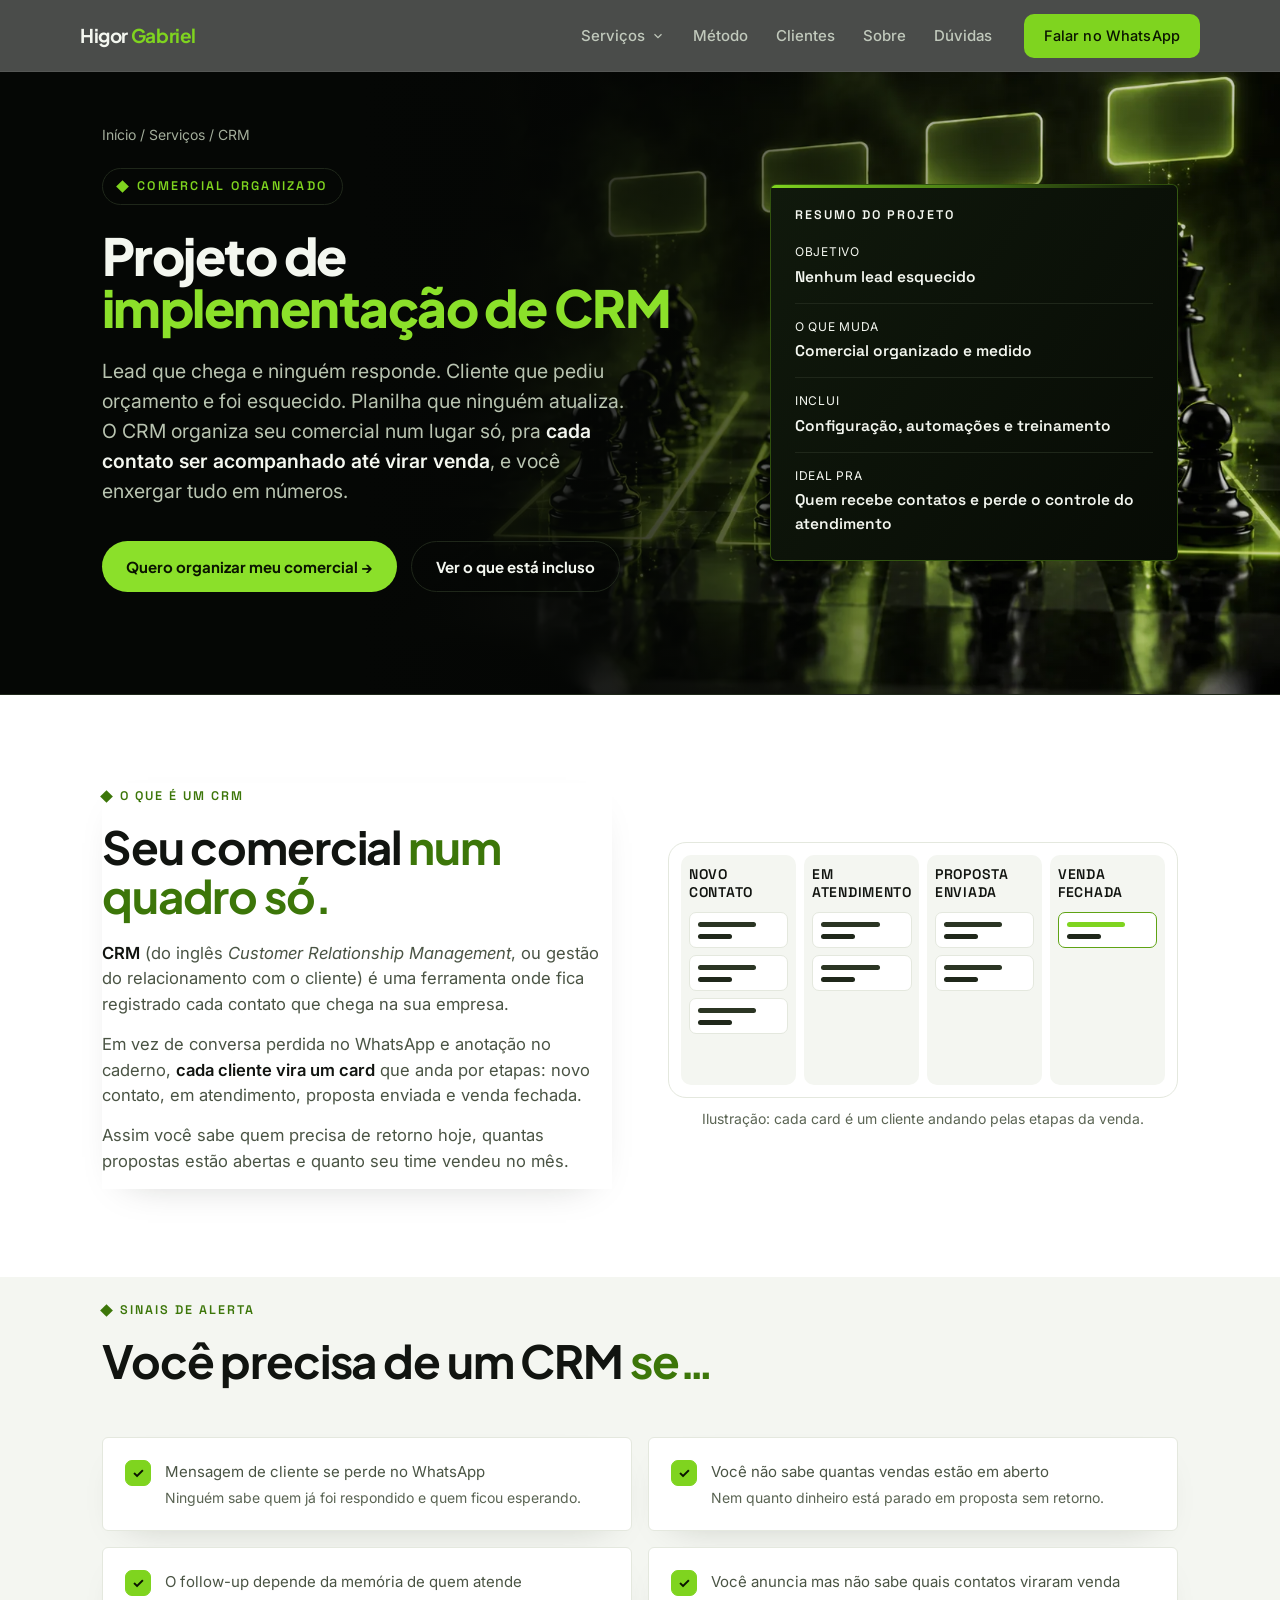
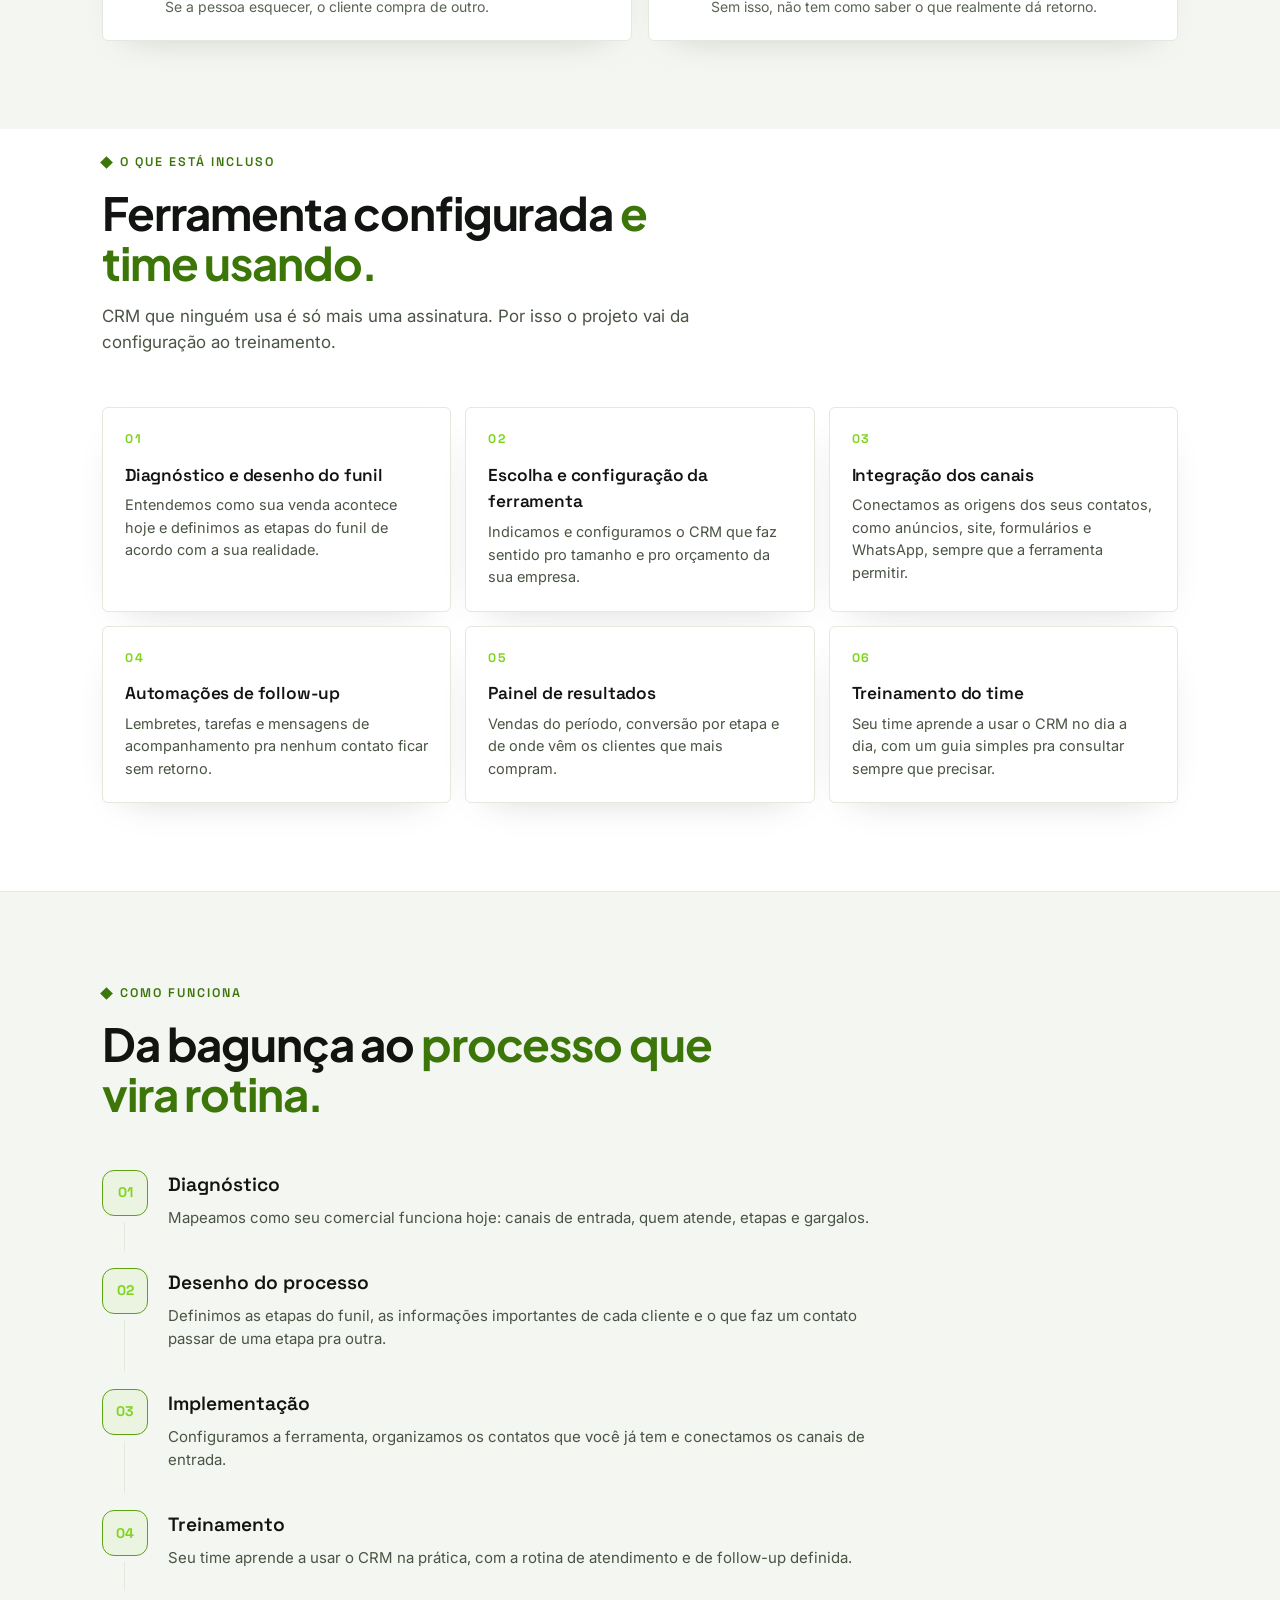
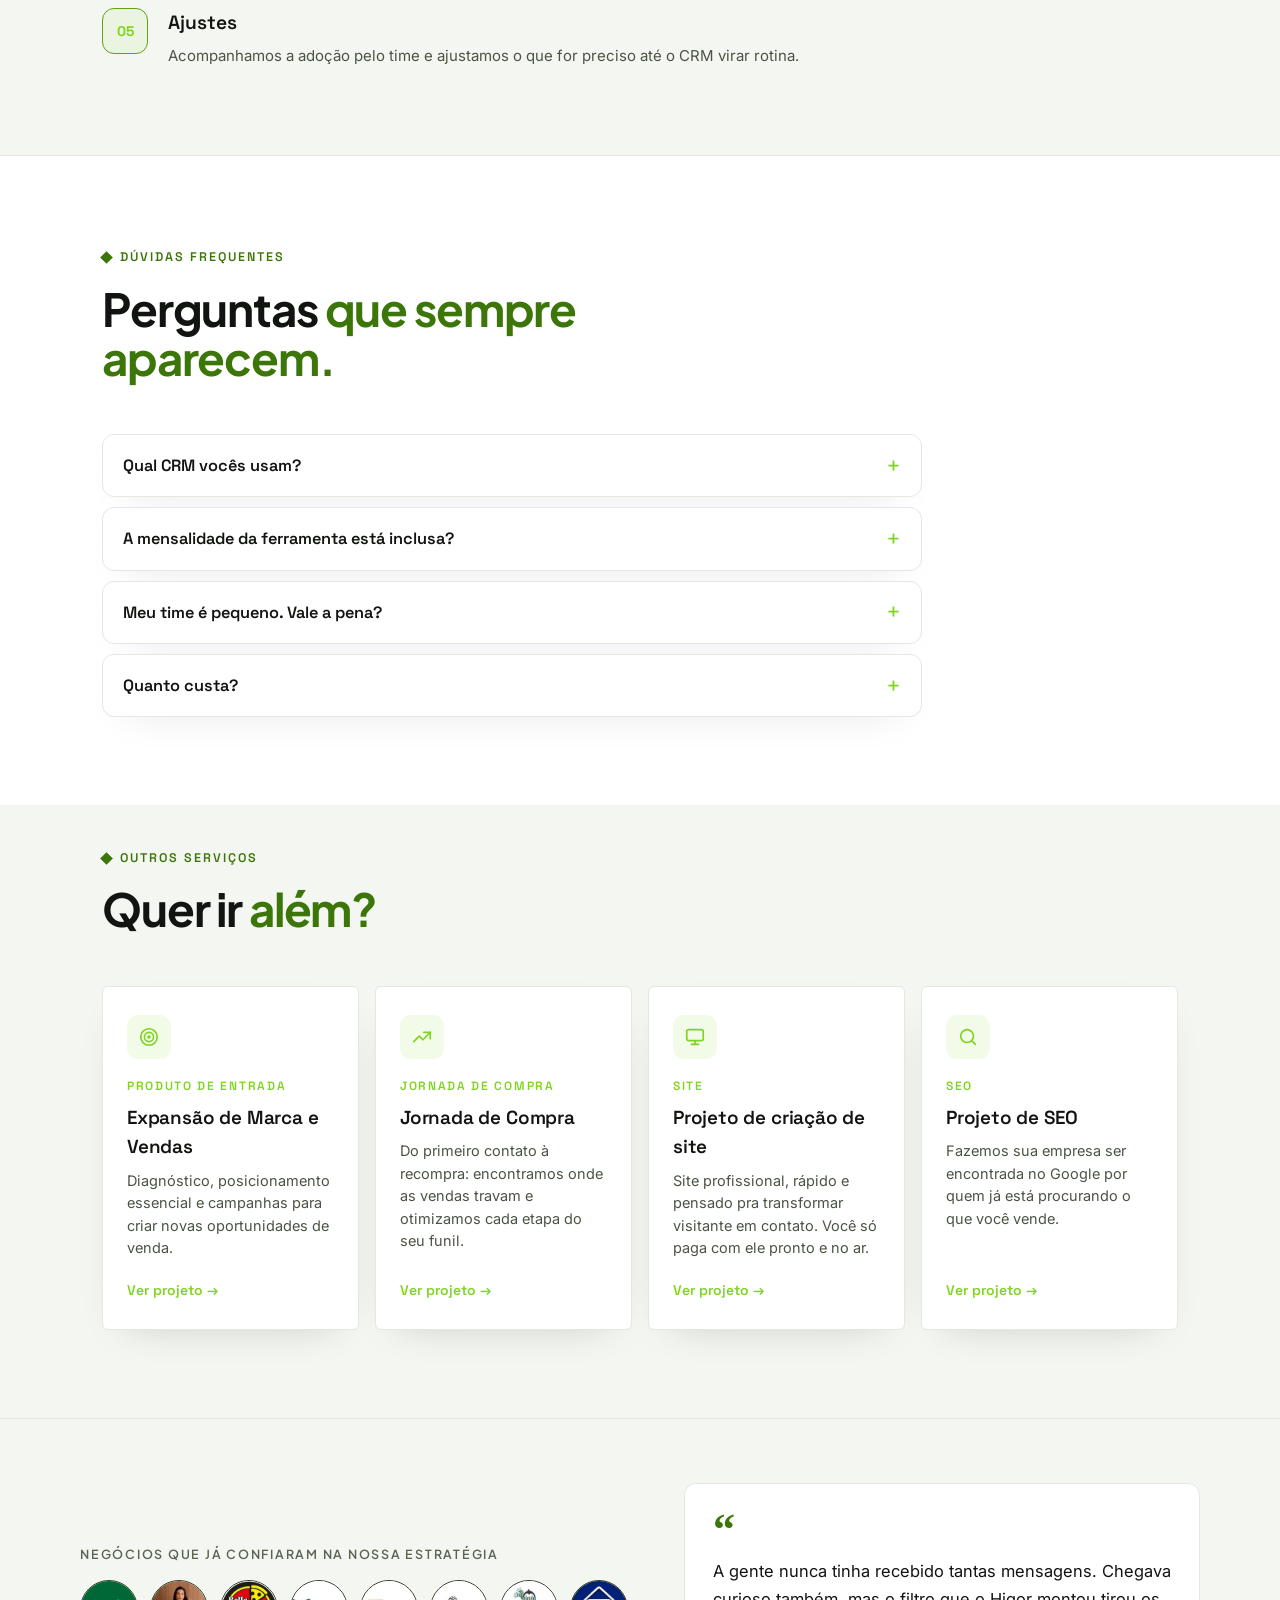
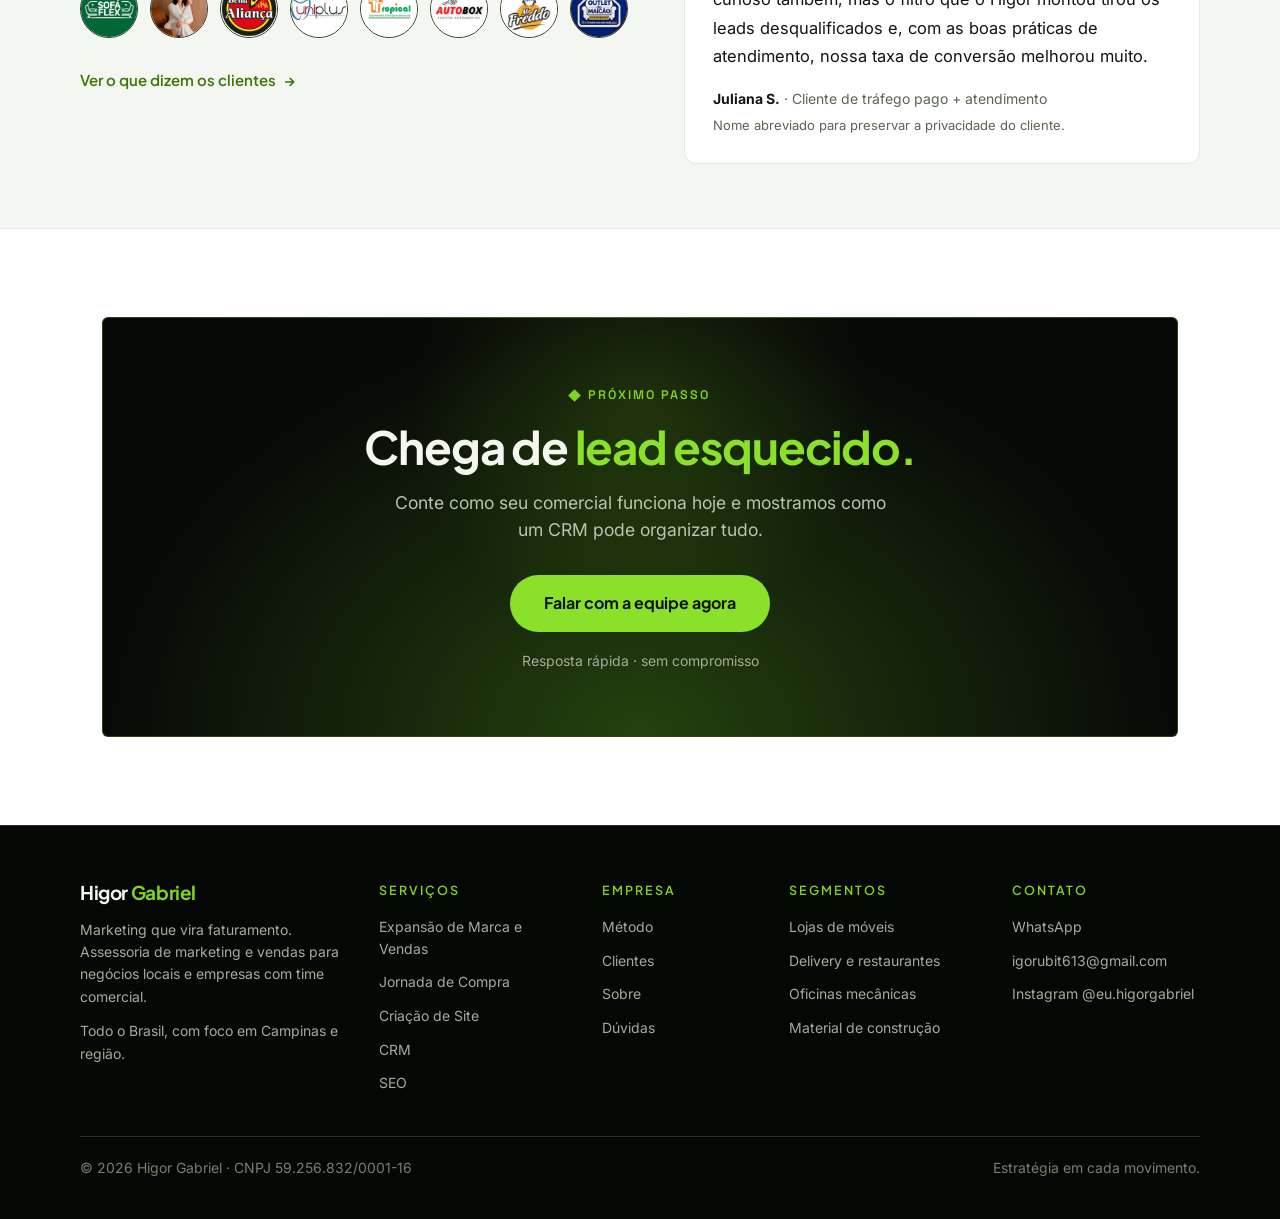
<file: crm.html>
<!DOCTYPE html>
<html lang="pt-BR">
<head>
<meta charset="UTF-8">
<meta name="viewport" content="width=device-width, initial-scale=1.0">
<title>Projeto de implementação de CRM | Higor Gabriel</title>
<meta name="description" content="Organize seu comercial num CRM: diagnóstico, desenho do funil, configuração da ferramenta, integrações, automações de follow-up, painel de resultados e treinamento do time.">
<link rel="preconnect" href="https://fonts.googleapis.com">
<link rel="preconnect" href="https://fonts.gstatic.com" crossorigin>
<link href="https://fonts.googleapis.com/css2?family=Space+Grotesk:wght@400;500;600;700&family=Inter:wght@400;500;600;700&display=swap" rel="stylesheet">
<link rel="stylesheet" href="assets/original.css?v=2"><link rel="stylesheet" href="assets/project.css?v=7"><link rel="stylesheet" href="assets/internas-v3.css?v=3">
<script src="assets/site.js" defer></script>
<!-- shell:head -->
<link rel="canonical" href="https://higor-gabriel.vercel.app/crm">
<meta property="og:url" content="https://higor-gabriel.vercel.app/crm">
<meta property="og:title" content="Projeto de implementação de CRM | Higor Gabriel">
<meta property="og:description" content="Organize seu comercial num CRM: diagnóstico, desenho do funil, configuração da ferramenta, integrações, automações de follow-up, painel de resultados e treinamento do time.">
<link rel="icon" href="img/favicon.svg" type="image/svg+xml">
<meta name="theme-color" content="#050705">
<meta property="og:type" content="website">
<meta property="og:locale" content="pt_BR">
<meta property="og:site_name" content="Higor Gabriel">
<meta property="og:image" content="https://higor-gabriel.vercel.app/img/og-compartilhamento.jpg">
<meta property="og:image:width" content="1200"><meta property="og:image:height" content="630">
<meta name="twitter:card" content="summary_large_image">
<link rel="preconnect" href="https://fonts.googleapis.com"><link rel="preconnect" href="https://fonts.gstatic.com" crossorigin><link rel="stylesheet" href="https://fonts.googleapis.com/css2?family=Plus+Jakarta+Sans:wght@500;600;700;800&family=Inter:wght@400;500;600&display=swap">
<link rel="stylesheet" href="assets/shell.css?v=4">
<script src="assets/shell.js?v=3" defer></script>
<!-- /shell:head --></head>
<body>

<!-- shell:header -->
<a class="gh-skip" href="#conteudo">Pular para o conteúdo</a>
<header class="gh-header">
  <div class="gh-header-in">
    <a class="gh-logo" href="index.html" aria-label="Higor Gabriel — início">Higor <b>Gabriel</b></a>
    <button class="gh-burger" type="button" aria-label="Abrir menu" aria-expanded="false" aria-controls="gh-menu"><span></span><span></span><span></span></button>
    <nav class="gh-menu" id="gh-menu" aria-label="Navegação principal">
      <div class="gh-dd">
        <button class="gh-dd-btn" type="button" aria-expanded="false">Serviços <svg viewBox="0 0 24 24" aria-hidden="true"><path d="M6 9l6 6 6-6"/></svg></button>
        <div class="gh-dd-panel">
          <a href="trafego-pago.html"><span class="gh-ic"><svg viewBox="0 0 24 24" aria-hidden="true"><circle cx="12" cy="12" r="9"/><circle cx="12" cy="12" r="5"/><circle cx="12" cy="12" r="1"/></svg></span><span><b>Expansão de Marca e Vendas</b><small>Para quando chegam poucos clientes: anúncios, posicionamento e diagnóstico</small></span></a><a href="jornada-de-compra.html"><span class="gh-ic"><svg viewBox="0 0 24 24" aria-hidden="true"><polyline points="3 17 9 11 13 15 21 7"/><polyline points="14 7 21 7 21 14"/></svg></span><span><b>Jornada de Compra</b><small>Do primeiro contato à recompra</small></span></a><a href="criacao-de-site.html"><span class="gh-ic"><svg viewBox="0 0 24 24" aria-hidden="true"><rect x="3" y="4" width="18" height="12" rx="2"/><path d="M8 20h8M12 16v4"/></svg></span><span><b>Criação de Site</b><small>Site profissional feito para converter</small></span></a><a href="crm.html" aria-current="page"><span class="gh-ic"><svg viewBox="0 0 24 24" aria-hidden="true"><rect x="3" y="4" width="5" height="16" rx="1"/><rect x="10" y="4" width="5" height="11" rx="1"/><rect x="17" y="4" width="4" height="6" rx="1"/></svg></span><span><b>CRM</b><small>Comercial organizado, nenhum contato esquecido</small></span></a><a href="seo.html"><span class="gh-ic"><svg viewBox="0 0 24 24" aria-hidden="true"><circle cx="11" cy="11" r="7"/><path d="M20 20l-4-4"/></svg></span><span><b>SEO</b><small>Apareça no Google sem pagar por clique</small></span></a>
        </div>
      </div>
      <a href="index.html#metodo">Método</a>
      <a href="index.html#clientes">Clientes</a>
      <a href="index.html#equipe">Sobre</a>
      <a href="index.html#duvidas">Dúvidas</a>
      <a class="gh-btn gh-btn-green" href="https://wa.me/5519998311721?text=Oi%20Higor%2C%20vim%20pelo%20site%20e%20quero%20organizar%20meu%20comercial%20com%20CRM." target="_blank" rel="noopener">Falar no WhatsApp</a>
    </nav>
  </div>
</header>
<!-- /shell:header -->

<main id="conteudo">
<header class="pg-hero h-crm">
  <div class="wrap pg-hero-grid">
    <div>
      <div class="crumb"><a href="index.html">Início</a> / <a href="index.html#servicos">Serviços</a> / CRM</div>
      <span class="eyebrow"><span class="dmd"></span> Comercial organizado</span>
      <h1>Projeto de <span class="g">implementação de CRM</span></h1>
      <p class="sub">Lead que chega e ninguém responde. Cliente que pediu orçamento e foi esquecido. Planilha que ninguém atualiza. O CRM organiza seu comercial num lugar só, pra <b>cada contato ser acompanhado até virar venda</b>, e você enxergar tudo em números.</p>
      <div class="hero-cta">
        <a class="btn btn-green" href="https://wa.me/5519998311721?text=Oi%20Higor%2C%20quero%20saber%20mais%20sobre%20a%20implementa%C3%A7%C3%A3o%20de%20CRM." target="_blank" rel="noopener">Quero organizar meu comercial &rarr;</a>
        <a class="btn btn-ghost" href="#inclui">Ver o que está incluso</a>
      </div>
    </div>
    <aside class="summary reveal">
      <h2>Resumo do projeto</h2>
      <dl>
        <div><dt>Objetivo</dt><dd>Nenhum lead esquecido</dd></div>
        <div><dt>O que muda</dt><dd>Comercial organizado e medido</dd></div>
        <div><dt>Inclui</dt><dd>Configuração, automações e treinamento</dd></div>
        <div><dt>Ideal pra</dt><dd>Quem recebe contatos e perde o controle do atendimento</dd></div>
      </dl>
    </aside>
  </div>
</header>

<section class="blk">
  <div class="wrap explain">
    <div class="reveal">
      <span class="sec-tag"><span class="dmd"></span> O que é um CRM</span>
      <h2>Seu comercial <span class="g">num quadro só.</span></h2>
      <p><b>CRM</b> (do inglês <i>Customer Relationship Management</i>, ou gestão do relacionamento com o cliente) é uma ferramenta onde fica registrado cada contato que chega na sua empresa.</p>
      <p>Em vez de conversa perdida no WhatsApp e anotação no caderno, <b>cada cliente vira um card</b> que anda por etapas: novo contato, em atendimento, proposta enviada e venda fechada.</p>
      <p>Assim você sabe quem precisa de retorno hoje, quantas propostas estão abertas e quanto seu time vendeu no mês.</p>
    </div>
    <figure class="reveal">
      <div class="pipe" aria-hidden="true">
        <div class="pipe-col"><h4>Novo contato</h4><div class="pipe-card"></div><div class="pipe-card"></div><div class="pipe-card"></div></div>
        <div class="pipe-col"><h4>Em atendimento</h4><div class="pipe-card"></div><div class="pipe-card"></div></div>
        <div class="pipe-col"><h4>Proposta enviada</h4><div class="pipe-card"></div><div class="pipe-card"></div></div>
        <div class="pipe-col won"><h4>Venda fechada</h4><div class="pipe-card"></div></div>
      </div>
      <figcaption class="fig-cap">Ilustração: cada card é um cliente andando pelas etapas da venda.</figcaption>
    </figure>
  </div>
</section>

<section class="blk" style="padding-top:20px">
  <div class="wrap">
    <div class="sec-head reveal">
      <span class="sec-tag"><span class="dmd"></span> Sinais de alerta</span>
      <h2>Você precisa de um CRM <span class="g">se…</span></h2>
    </div>
    <div class="prob-grid">
      <div class="prob reveal"><div class="x ok">&#10003;</div><p>Mensagem de cliente se perde no WhatsApp<span>Ninguém sabe quem já foi respondido e quem ficou esperando.</span></p></div>
      <div class="prob reveal"><div class="x ok">&#10003;</div><p>Você não sabe quantas vendas estão em aberto<span>Nem quanto dinheiro está parado em proposta sem retorno.</span></p></div>
      <div class="prob reveal"><div class="x ok">&#10003;</div><p>O follow-up depende da memória de quem atende<span>Se a pessoa esquecer, o cliente compra de outro.</span></p></div>
      <div class="prob reveal"><div class="x ok">&#10003;</div><p>Você anuncia mas não sabe quais contatos viraram venda<span>Sem isso, não tem como saber o que realmente dá retorno.</span></p></div>
    </div>
  </div>
</section>

<section class="blk" id="inclui" style="padding-top:20px">
  <div class="wrap">
    <div class="sec-head reveal">
      <span class="sec-tag"><span class="dmd"></span> O que está incluso</span>
      <h2>Ferramenta configurada <span class="g">e time usando.</span></h2>
      <p>CRM que ninguém usa é só mais uma assinatura. Por isso o projeto vai da configuração ao treinamento.</p>
    </div>
    <div class="inc-grid">
      <div class="inc reveal"><div class="n">01</div><h3>Diagnóstico e desenho do funil</h3><p>Entendemos como sua venda acontece hoje e definimos as etapas do funil de acordo com a sua realidade.</p></div>
      <div class="inc reveal"><div class="n">02</div><h3>Escolha e configuração da ferramenta</h3><p>Indicamos e configuramos o CRM que faz sentido pro tamanho e pro orçamento da sua empresa.</p></div>
      <div class="inc reveal"><div class="n">03</div><h3>Integração dos canais</h3><p>Conectamos as origens dos seus contatos, como anúncios, site, formulários e WhatsApp, sempre que a ferramenta permitir.</p></div>
      <div class="inc reveal"><div class="n">04</div><h3>Automações de follow-up</h3><p>Lembretes, tarefas e mensagens de acompanhamento pra nenhum contato ficar sem retorno.</p></div>
      <div class="inc reveal"><div class="n">05</div><h3>Painel de resultados</h3><p>Vendas do período, conversão por etapa e de onde vêm os clientes que mais compram.</p></div>
      <div class="inc reveal"><div class="n">06</div><h3>Treinamento do time</h3><p>Seu time aprende a usar o CRM no dia a dia, com um guia simples pra consultar sempre que precisar.</p></div>
    </div>
  </div>
</section>

<section class="blk alt">
  <div class="wrap">
    <div class="sec-head reveal">
      <span class="sec-tag"><span class="dmd"></span> Como funciona</span>
      <h2>Da bagunça ao <span class="g">processo que vira rotina.</span></h2>
    </div>
    <ol class="flow">
      <li class="reveal"><h3>Diagnóstico</h3><p>Mapeamos como seu comercial funciona hoje: canais de entrada, quem atende, etapas e gargalos.</p></li>
      <li class="reveal"><h3>Desenho do processo</h3><p>Definimos as etapas do funil, as informações importantes de cada cliente e o que faz um contato passar de uma etapa pra outra.</p></li>
      <li class="reveal"><h3>Implementação</h3><p>Configuramos a ferramenta, organizamos os contatos que você já tem e conectamos os canais de entrada.</p></li>
      <li class="reveal"><h3>Treinamento</h3><p>Seu time aprende a usar o CRM na prática, com a rotina de atendimento e de follow-up definida.</p></li>
      <li class="reveal"><h3>Ajustes</h3><p>Acompanhamos a adoção pelo time e ajustamos o que for preciso até o CRM virar rotina.</p></li>
    </ol>
  </div>
</section>

<section class="blk">
  <div class="wrap">
    <div class="sec-head reveal">
      <span class="sec-tag"><span class="dmd"></span> Dúvidas frequentes</span>
      <h2>Perguntas <span class="g">que sempre aparecem.</span></h2>
    </div>
    <div class="faq">
      <details class="reveal"><summary>Qual CRM vocês usam?</summary><p>Depende da sua empresa. Indicamos a ferramenta de acordo com o tamanho do time, os canais de venda e o orçamento. O importante é o processo funcionar, não o nome da ferramenta.</p></details>
      <details class="reveal"><summary>A mensalidade da ferramenta está inclusa?</summary><p>Não. A assinatura do CRM, quando existe, é paga direto à empresa da ferramenta. Existem opções gratuitas e pagas, e ajudamos você a escolher a que faz mais sentido.</p></details>
      <details class="reveal"><summary>Meu time é pequeno. Vale a pena?</summary><p>Vale. Mesmo com uma pessoa só atendendo, o CRM evita esquecimento, organiza o follow-up e mostra quanto você vende e de onde vêm os clientes.</p></details>
      <details class="reveal"><summary>Quanto custa?</summary><p>Depende do tamanho do seu processo comercial. Chama a gente no WhatsApp para entendermos seu cenário e prepararmos uma proposta.</p></details>
    </div>
  </div>
</section>

<section class="blk" style="padding-top:40px">
  <div class="wrap">
    <div class="sec-head reveal">
      <span class="sec-tag"><span class="dmd"></span> Outros serviços</span>
      <h2>Quer ir <span class="g">além?</span></h2>
    </div>
    <div class="svc-grid x4">
      <a class="svc svc-link reveal" href="trafego-pago.html">
        <div class="ic"><svg viewBox="0 0 24 24" aria-hidden="true"><circle cx="12" cy="12" r="9"/><circle cx="12" cy="12" r="5"/><circle cx="12" cy="12" r="1"/></svg></div>
        <span class="kicker">Produto de entrada</span>
        <h3>Expansão de Marca e Vendas</h3>
        <p>Diagnóstico, posicionamento essencial e campanhas para criar novas oportunidades de venda.</p>
        <span class="more">Ver projeto &rarr;</span>
      </a>
      <a class="svc svc-link reveal" href="jornada-de-compra.html">
        <div class="ic"><svg viewBox="0 0 24 24" aria-hidden="true"><polyline points="3 17 9 11 13 15 21 7"/><polyline points="14 7 21 7 21 14"/></svg></div>
        <span class="kicker">Jornada de compra</span>
        <h3>Jornada de Compra</h3>
        <p>Do primeiro contato à recompra: encontramos onde as vendas travam e otimizamos cada etapa do seu funil.</p>
        <span class="more">Ver projeto &rarr;</span>
      </a>
      <a class="svc svc-link reveal" href="criacao-de-site.html">
        <div class="ic"><svg viewBox="0 0 24 24" aria-hidden="true"><rect x="3" y="4" width="18" height="12" rx="2"/><path d="M8 20h8M12 16v4"/></svg></div>
        <span class="kicker">Site</span>
        <h3>Projeto de criação de site</h3>
        <p>Site profissional, rápido e pensado pra transformar visitante em contato. Você só paga com ele pronto e no ar.</p>
        <span class="more">Ver projeto &rarr;</span>
      </a>
      <a class="svc svc-link reveal" href="seo.html">
        <div class="ic"><svg viewBox="0 0 24 24" aria-hidden="true"><circle cx="11" cy="11" r="7"/><path d="M20 20l-4-4"/></svg></div>
        <span class="kicker">SEO</span>
        <h3>Projeto de SEO</h3>
        <p>Fazemos sua empresa ser encontrada no Google por quem já está procurando o que você vende.</p>
        <span class="more">Ver projeto &rarr;</span>
      </a>
    </div>
  </div>
</section>

<!-- shell:prova -->
<section class="gh-proof" aria-labelledby="gh-proof-t">
  <div class="gh-proof-in">
    <div class="gh-proof-logos"><h2 id="gh-proof-t">Negócios que já confiaram na nossa estratégia</h2><ul><li><img src="img/clientes/sofaflex_sorocaba.jpg" alt="Sofá Flex Sorocaba" title="Sofá Flex Sorocaba" width="150" height="150" loading="lazy" decoding="async"></li><li><img src="img/clientes/clinicaclaramalheiro.jpg" alt="Clínica Clara Malheiro" title="Clínica Clara Malheiro" width="150" height="150" loading="lazy" decoding="async"></li><li><img src="img/clientes/pizzariabellaalianca.jpg" alt="Pizzaria Bella Aliança" title="Pizzaria Bella Aliança" width="150" height="150" loading="lazy" decoding="async"></li><li><img src="img/clientes/uniplusodontologia.jpg" alt="Uniplus Odontologia" title="Uniplus Odontologia" width="150" height="150" loading="lazy" decoding="async"></li><li><img src="img/clientes/tropical_imobiliaria.jpg" alt="Tropical Imobiliária" title="Tropical Imobiliária" width="150" height="150" loading="lazy" decoding="async"></li><li><img src="img/clientes/autobox-oficina.jpg" alt="Autobox" title="Autobox" width="150" height="150" loading="lazy" decoding="async"></li><li><img src="img/clientes/mrfreddosorvetes.jpg" alt="Mr. Freddo Sorvetes" title="Mr. Freddo Sorvetes" width="150" height="150" loading="lazy" decoding="async"></li><li><img src="img/clientes/outlet-domaicao_02.jpg" alt="Outlet do Maicão" title="Outlet do Maicão" width="150" height="150" loading="lazy" decoding="async"></li></ul><a href="index.html#clientes">Ver o que dizem os clientes <span aria-hidden="true">→</span></a></div>
    <figure class="gh-proof-quote"><blockquote>A gente nunca tinha recebido tantas mensagens. Chegava curioso também, mas o filtro que o Higor montou tirou os leads desqualificados e, com as boas práticas de atendimento, nossa taxa de conversão melhorou muito.</blockquote><figcaption><strong>Juliana S.</strong> · Cliente de tráfego pago + atendimento<small>Nome abreviado para preservar a privacidade do cliente.</small></figcaption></figure>
  </div>
</section>
<!-- /shell:prova --><section class="blk final" id="contato" data-hide-wa>
  <div class="wrap">
    <div class="final-card reveal">
      <span class="sec-tag" style="justify-content:center"><span class="dmd"></span> Próximo passo</span>
      <h2>Chega de <span class="g">lead esquecido.</span></h2>
      <p>Conte como seu comercial funciona hoje e mostramos como um CRM pode organizar tudo.</p>
      <a class="btn btn-green" href="https://wa.me/5519998311721?text=Oi%20Higor%2C%20quero%20saber%20mais%20sobre%20a%20implementa%C3%A7%C3%A3o%20de%20CRM." target="_blank" rel="noopener">Falar com a equipe agora</a>
      <small>Resposta rápida · sem compromisso</small>
    </div>
  </div>
</section>
</main>

<!-- shell:footer -->
<footer class="gh-footer">
  <div class="gh-footer-in">
    <div>
      <a class="gh-logo" href="index.html" aria-label="Higor Gabriel — início">Higor <b>Gabriel</b></a>
      <p>Marketing que vira faturamento.<br>Assessoria de marketing e vendas para negócios locais e empresas com time comercial.</p><p>Todo o Brasil, com foco em Campinas e região.</p>
    </div>
    <nav aria-label="Serviços"><h2>Serviços</h2><a href="trafego-pago.html">Expansão de Marca e Vendas</a><a href="jornada-de-compra.html">Jornada de Compra</a><a href="criacao-de-site.html">Criação de Site</a><a href="crm.html">CRM</a><a href="seo.html">SEO</a></nav>
    <nav aria-label="Empresa"><h2>Empresa</h2><a href="index.html#metodo">Método</a><a href="index.html#clientes">Clientes</a><a href="index.html#equipe">Sobre</a><a href="index.html#duvidas">Dúvidas</a></nav>
    <nav aria-label="Segmentos"><h2>Segmentos</h2><a href="lojas-de-moveis.html">Lojas de móveis</a><a href="delivery-restaurantes.html">Delivery e restaurantes</a><a href="oficinas-mecanicas.html">Oficinas mecânicas</a><a href="material-de-construcao.html">Material de construção</a></nav>
    <div class="gh-foot-col"><h2>Contato</h2><a href="https://wa.me/5519998311721?text=Oi%20Higor%2C%20vim%20pelo%20site%20e%20quero%20um%20contato." target="_blank" rel="noopener">WhatsApp</a><a href="mailto:igorubit613@gmail.com">igorubit613@gmail.com</a><a href="https://instagram.com/eu.higorgabriel" target="_blank" rel="noopener">Instagram @eu.higorgabriel</a></div>
  </div>
  <div class="gh-legal"><span>© 2026 Higor Gabriel · CNPJ 59.256.832/0001-16</span><span>Estratégia em cada movimento.</span></div>
</footer>
<a class="gh-wa" href="https://wa.me/5519998311721?text=Oi%20Higor%2C%20estou%20no%20site%20na%20p%C3%A1gina%20de%20CRM%20e%20tenho%20uma%20d%C3%BAvida." target="_blank" rel="noopener" aria-label="Conversar no WhatsApp"><svg aria-hidden="true" viewBox="0 0 32 32"><path d="M16.003 0h-.006C7.164 0 0 7.164 0 16c0 3.084.87 5.97 2.383 8.43L.826 31.5l7.24-1.897A15.9 15.9 0 0 0 16.003 32C24.84 32 32 24.836 32 16S24.84 0 16.003 0zm9.36 22.593c-.388 1.095-1.927 2.003-3.155 2.269-.84.18-1.936.323-5.632-1.21-4.727-1.958-7.77-6.762-8.007-7.074-.227-.312-1.91-2.543-1.91-4.85 0-2.31 1.174-3.443 1.647-3.926.388-.397.98-.577 1.548-.577.184 0 .35.01.5.017.442.02.664.045.956.744.363.877 1.25 3.037 1.356 3.257.108.22.216.518.067.83-.14.31-.263.448-.483.7-.22.25-.43.442-.65.71-.2.234-.427.487-.173.926.254.43 1.13 1.86 2.425 3.014 1.672 1.49 3.06 1.953 3.548 2.156.363.15.79.114 1.056-.173.335-.363.744-.964 1.16-1.556.294-.42.665-.472 1.056-.323.4.14 2.522 1.19 2.955 1.406.432.216.716.32.822.5.106.18.106 1.03-.283 2.126z"/></svg></a>
<!-- /shell:footer -->

</body>
</html>
</file>
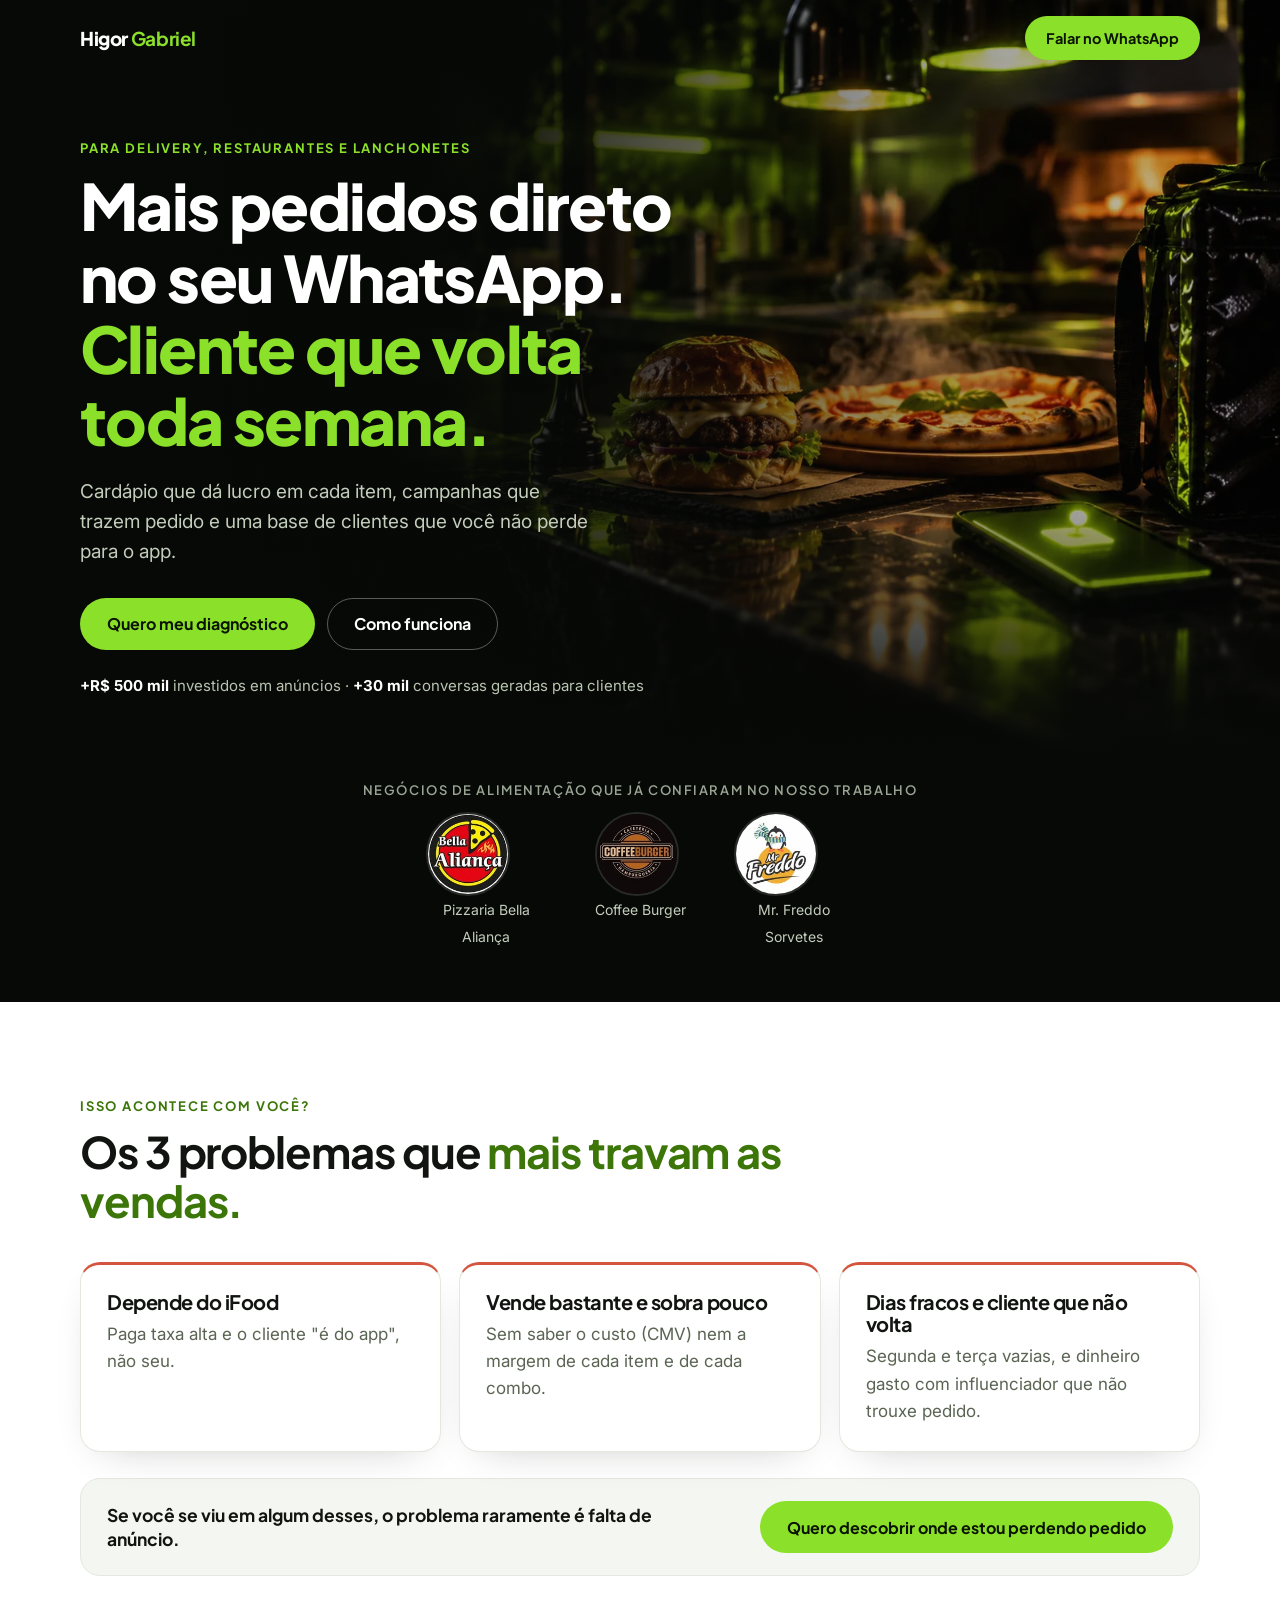
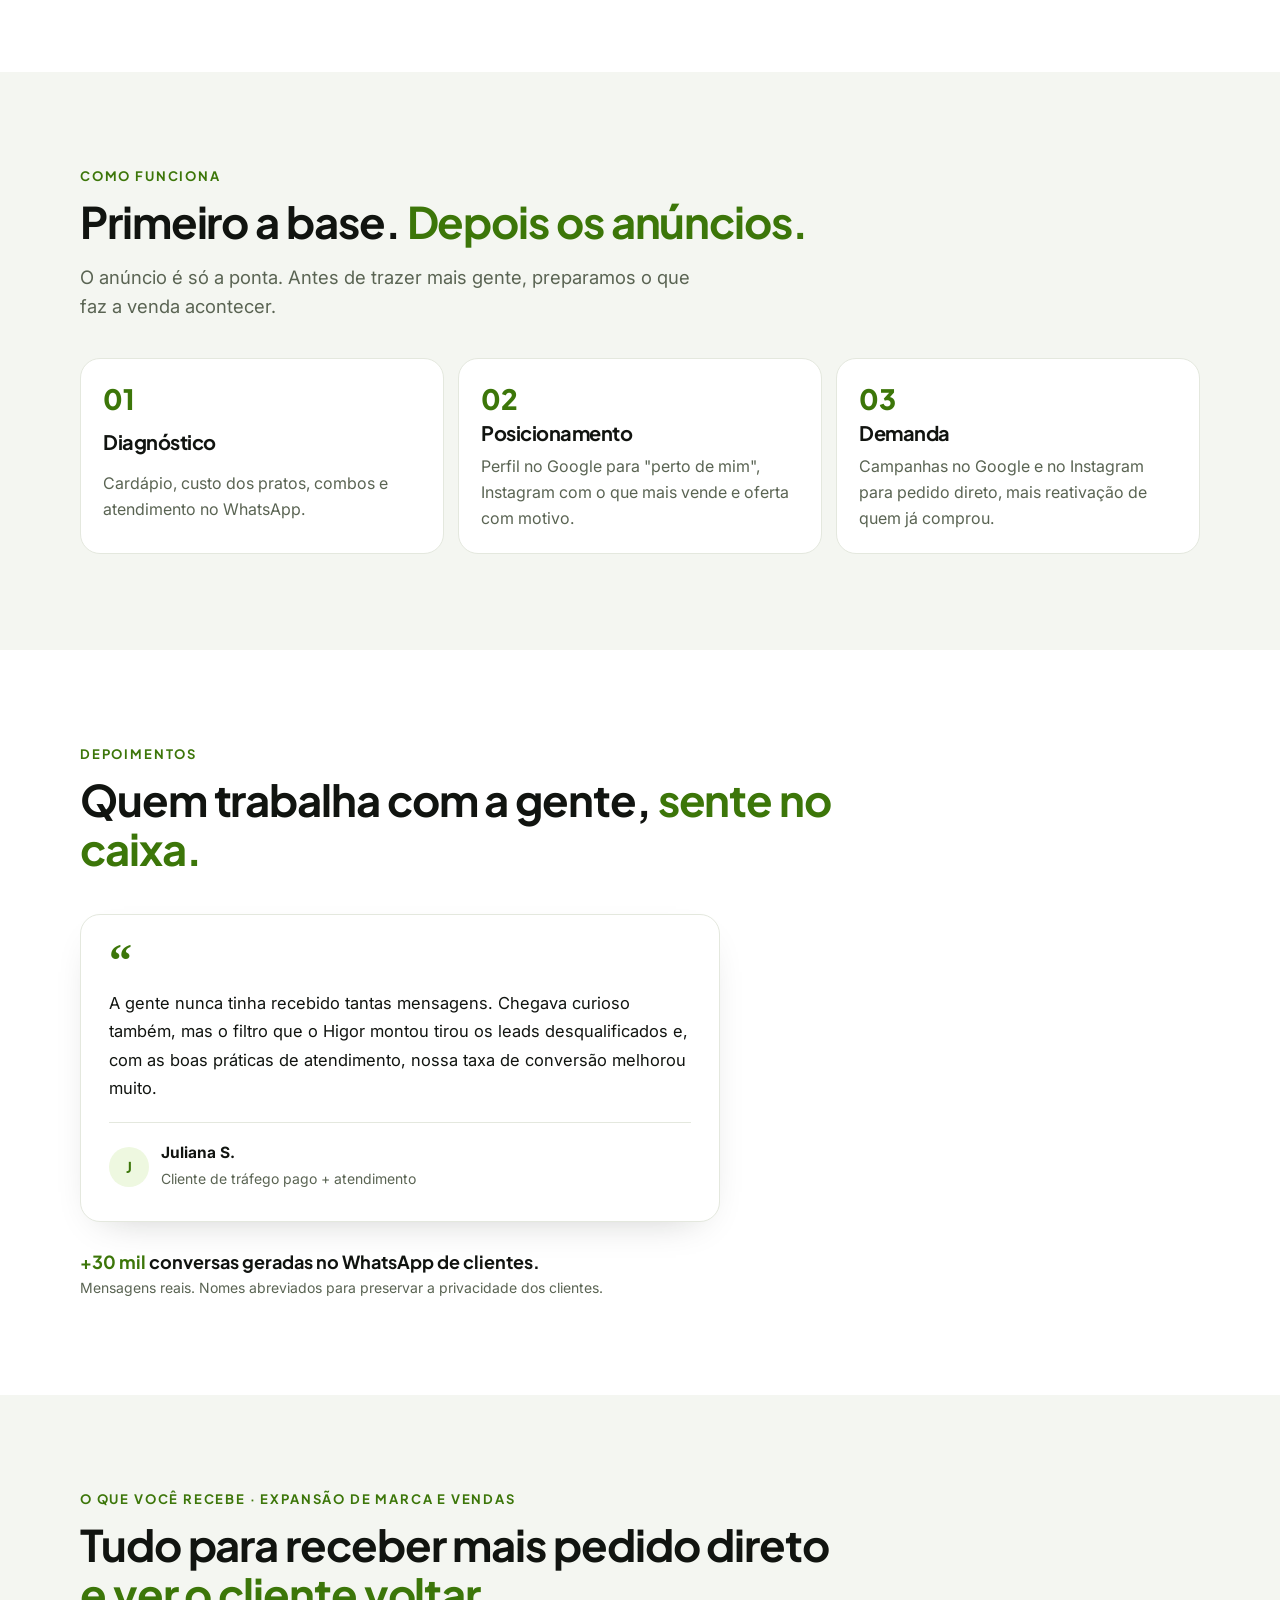
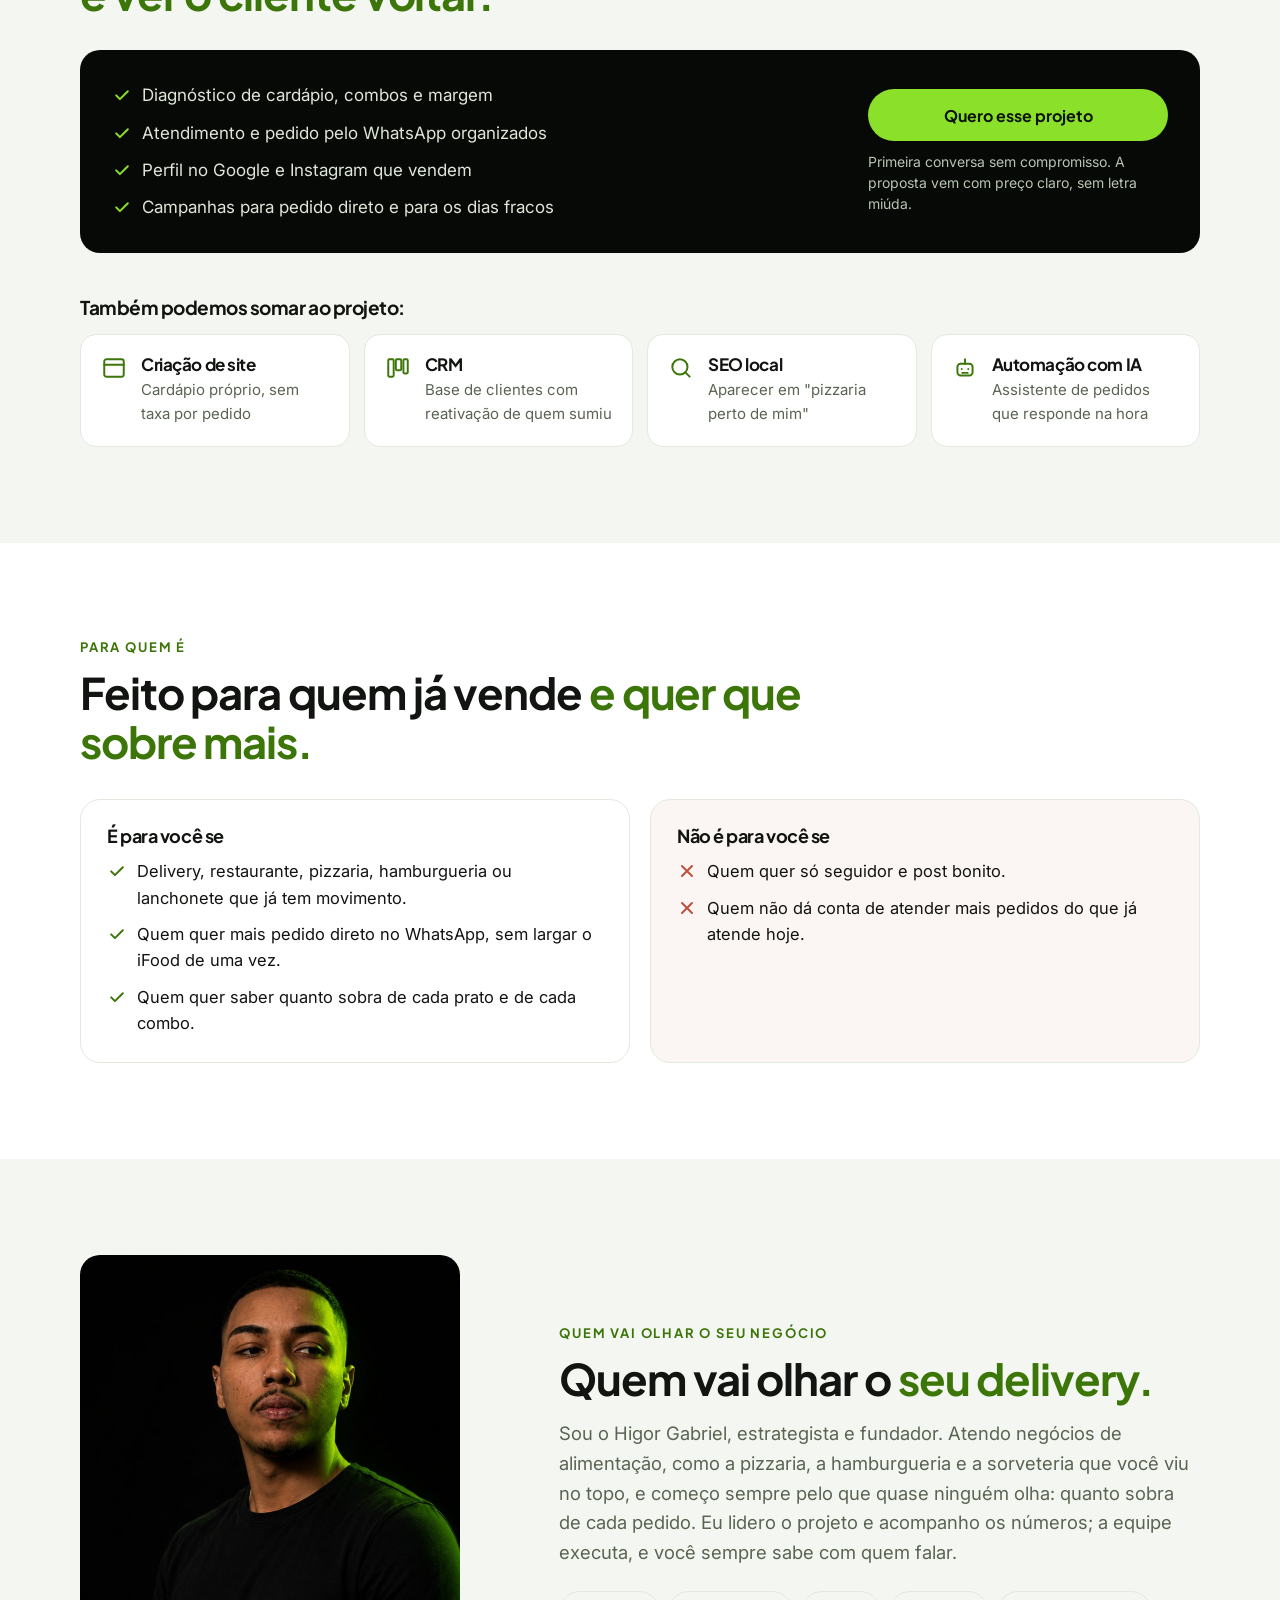
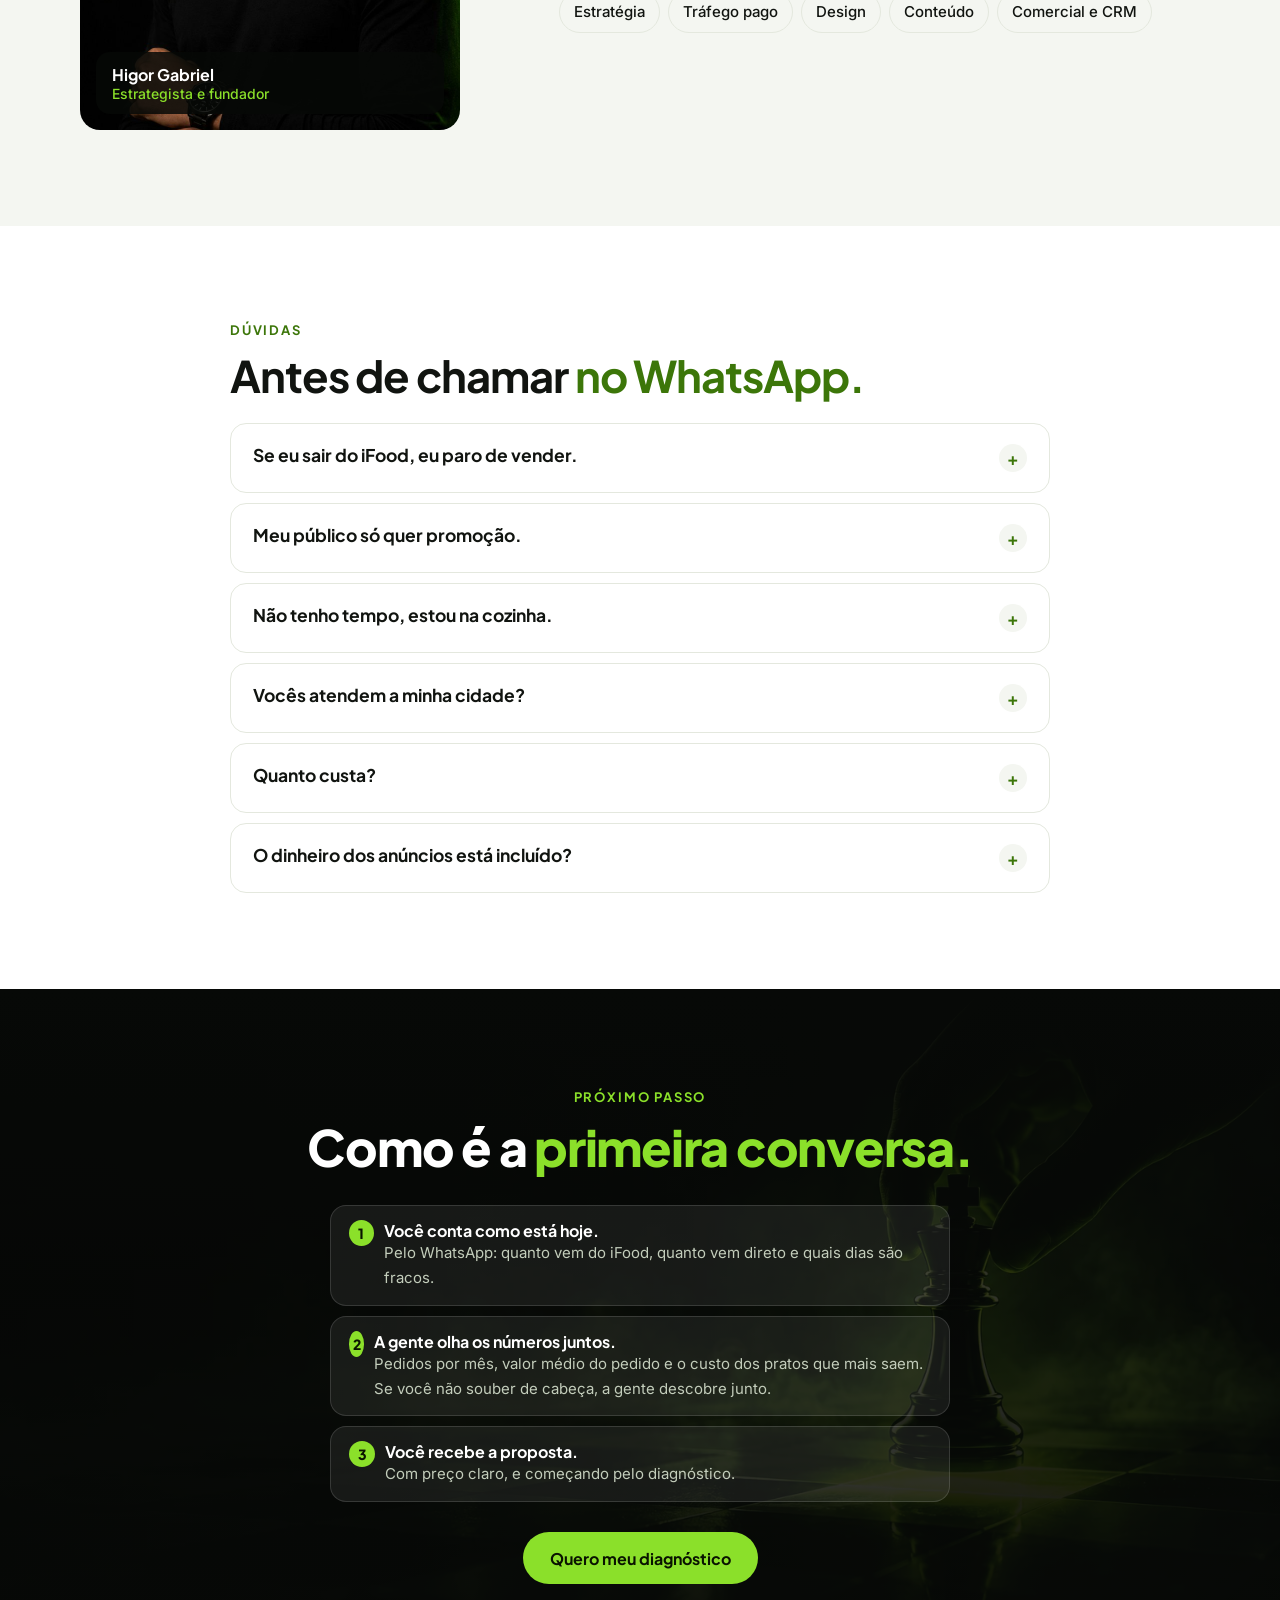
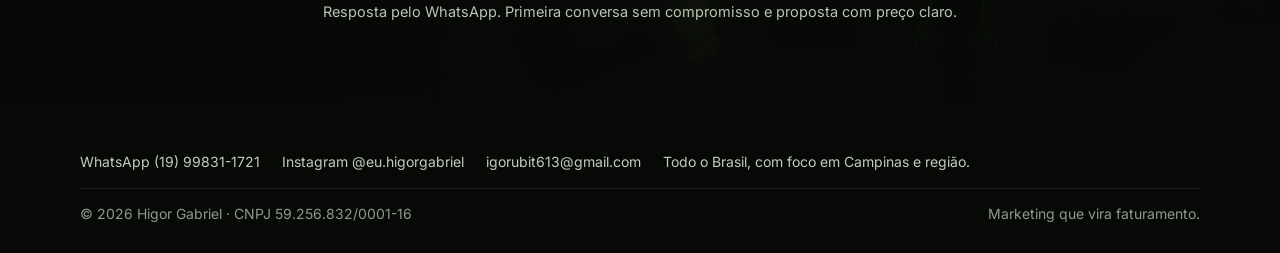
<file: delivery-restaurantes.html>
<!doctype html>
<html lang="pt-BR"><head><meta charset="utf-8"><meta name="viewport" content="width=device-width,initial-scale=1">
<title>Marketing para delivery e restaurantes | Higor Gabriel</title><meta name="description" content="Assessoria de marketing e vendas para delivery e restaurantes: pedido direto no WhatsApp, combos com margem, Google e campanhas no Instagram.">
<link rel="canonical" href="https://higor-gabriel.vercel.app/delivery-restaurantes"><meta property="og:url" content="https://higor-gabriel.vercel.app/delivery-restaurantes"><meta property="og:type" content="website"><meta property="og:locale" content="pt_BR">
<meta property="og:title" content="Marketing para delivery e restaurantes | Higor Gabriel"><meta property="og:description" content="Assessoria de marketing e vendas para delivery e restaurantes: pedido direto no WhatsApp, combos com margem, Google e campanhas no Instagram."><meta property="og:image" content="https://higor-gabriel.vercel.app/img/nicho-delivery.webp"><meta name="twitter:card" content="summary_large_image">
<link rel="icon" href="img/favicon.svg" type="image/svg+xml"><meta name="theme-color" content="#070907">
<link rel="preconnect" href="https://fonts.googleapis.com"><link rel="preconnect" href="https://fonts.gstatic.com" crossorigin>
<link rel="stylesheet" href="https://fonts.googleapis.com/css2?family=Plus+Jakarta+Sans:wght@500;600;700;800&family=Inter:wght@400;500;600&display=swap">
<link rel="stylesheet" href="assets/clients.css?v=3"><link rel="stylesheet" href="assets/v3.css?v=3"><link rel="stylesheet" href="assets/nicho.css?v=2">
<script src="assets/home.js?v=7" defer></script><script src="assets/clients.js?v=2" defer></script><script src="assets/nicho.js?v=1" defer></script>
</head>
<body class="nicho">
<header class="nh"><div class="w"><span class="logo">Higor <b>Gabriel</b></span><a class="btn btn-p sm" href="https://wa.me/5519998311721?text=Oi%20Higor%2C%20tenho%20um%20delivery/restaurante%20e%20quero%20mais%20pedidos." target="_blank" rel="noopener">Falar no WhatsApp</a></div></header>
<main id="conteudo">
<section class="hero nicho-hero">
  <div class="hero-art-stage" aria-hidden="true"><picture><source media="(max-width:760px)" srcset="img/nicho-delivery-960.webp"><img src="img/nicho-delivery.webp" alt="" width="1672" height="941" fetchpriority="high"></picture></div>
  <div class="hero-shade"></div>
  <div class="w"><div class="hero-copy">
    <span class="eyebrow">Para delivery, restaurantes e lanchonetes</span>
    <h1>Mais pedidos direto no seu WhatsApp. <em>Cliente que volta toda semana.</em></h1>
    <p class="lead">Cardápio que dá lucro em cada item, campanhas que trazem pedido e uma base de clientes que você não perde para o app.</p>
    <div class="ctas"><a class="btn btn-p" href="https://wa.me/5519998311721?text=Oi%20Higor%2C%20tenho%20um%20delivery/restaurante%20e%20quero%20mais%20pedidos." target="_blank" rel="noopener">Quero meu diagnóstico</a><a class="btn btn-s" href="#como">Como funciona</a></div>
    <p class="hero-proof"><b>+R$ 500 mil</b> investidos em anúncios · <b>+30 mil</b> conversas geradas para clientes</p>
  </div></div>
</section>
<section class="clients-band"><div class="hero-clients"><span class="lbl">Negócios de alimentação que já confiaram no nosso trabalho</span><ul class="logos-fixos"><li><a href="https://www.instagram.com/pizzariabellaalianca/" target="_blank" rel="noopener noreferrer" aria-label="Pizzaria Bella Aliança — ver Instagram (abre em nova aba)"><img src="img/clientes/pizzariabellaalianca.jpg" alt="" width="150" height="150" loading="lazy"><span>Pizzaria Bella Aliança</span></a></li><li><a href="https://www.instagram.com/coffeeburger.vinhedo/" target="_blank" rel="noopener noreferrer" aria-label="Coffee Burger — ver Instagram (abre em nova aba)"><img src="img/clientes/coffeeburger-vinhedo.jpg" alt="" width="150" height="150" loading="lazy"><span>Coffee Burger</span></a></li><li><a href="https://www.instagram.com/mrfreddosorvetes/" target="_blank" rel="noopener noreferrer" aria-label="Mr. Freddo Sorvetes — ver Instagram (abre em nova aba)"><img src="img/clientes/mrfreddosorvetes.jpg" alt="" width="150" height="150" loading="lazy"><span>Mr. Freddo Sorvetes</span></a></li></ul></div></section>

<section class="sec"><div class="w">
  <span class="eyebrow">Isso acontece com você?</span>
  <h2 class="h2">Os 3 problemas que <em>mais travam as vendas.</em></h2>
  <div class="dores"><article class="dor reveal"><h3>Depende do iFood</h3><p>Paga taxa alta e o cliente "é do app", não seu.</p></article><article class="dor reveal"><h3>Vende bastante e sobra pouco</h3><p>Sem saber o custo (CMV) nem a margem de cada item e de cada combo.</p></article><article class="dor reveal"><h3>Dias fracos e cliente que não volta</h3><p>Segunda e terça vazias, e dinheiro gasto com influenciador que não trouxe pedido.</p></article></div>
  <div class="dor-cta reveal"><p>Se você se viu em algum desses, o problema raramente é falta de anúncio.</p><a class="btn btn-p" href="https://wa.me/5519998311721?text=Oi%20Higor%2C%20tenho%20um%20delivery/restaurante%20e%20quero%20mais%20pedidos." target="_blank" rel="noopener">Quero descobrir onde estou perdendo pedido</a></div>
</div></section>

<section class="sec alt" id="como"><div class="w">
  <span class="eyebrow">Como funciona</span>
  <h2 class="h2">Primeiro a base. <em>Depois os anúncios.</em></h2>
  <p class="lead">O anúncio é só a ponta. Antes de trazer mais gente, preparamos o que faz a venda acontecer.</p>
  <ol class="steps nicho-steps"><li class="reveal"><span class="n">01</span><h3>Diagnóstico</h3><p>Cardápio, custo dos pratos, combos e atendimento no WhatsApp.</p></li><li class="reveal"><span class="n">02</span><h3>Posicionamento</h3><p>Perfil no Google para "perto de mim", Instagram com o que mais vende e oferta com motivo.</p></li><li class="reveal"><span class="n">03</span><h3>Demanda</h3><p>Campanhas no Google e no Instagram para pedido direto, mais reativação de quem já comprou.</p></li></ol>
</div></section>

<section class="sec"><div class="w">
  <span class="eyebrow">Depoimentos</span>
  <h2 class="h2">Quem trabalha com a gente, <em>sente no caixa.</em></h2>
  <div class="depo n1"><figure class="reveal"><blockquote>A gente nunca tinha recebido tantas mensagens. Chegava curioso também, mas o filtro que o Higor montou tirou os leads desqualificados e, com as boas práticas de atendimento, nossa taxa de conversão melhorou muito.</blockquote><figcaption><span class="av">J</span><div><strong>Juliana S.</strong><small>Cliente de tráfego pago + atendimento</small></div></figcaption></figure></div>
  <div class="depo-foot"><div><p class="big"><b>+30 mil</b> conversas geradas no WhatsApp de clientes.</p><small>Mensagens reais. Nomes abreviados para preservar a privacidade dos clientes.</small></div></div>
</div></section>

<section class="sec alt"><div class="w">
  <span class="eyebrow">O que você recebe · Expansão de Marca e Vendas</span>
  <h2 class="h2">Tudo para receber mais pedido direto <em>e ver o cliente voltar.</em></h2>
  <div class="oferta reveal"><ul><li><svg aria-hidden="true" viewBox="0 0 24 24"><path d="M5 12.5l4.5 4.5L19 7.5"/></svg>Diagnóstico de cardápio, combos e margem</li><li><svg aria-hidden="true" viewBox="0 0 24 24"><path d="M5 12.5l4.5 4.5L19 7.5"/></svg>Atendimento e pedido pelo WhatsApp organizados</li><li><svg aria-hidden="true" viewBox="0 0 24 24"><path d="M5 12.5l4.5 4.5L19 7.5"/></svg>Perfil no Google e Instagram que vendem</li><li><svg aria-hidden="true" viewBox="0 0 24 24"><path d="M5 12.5l4.5 4.5L19 7.5"/></svg>Campanhas para pedido direto e para os dias fracos</li></ul><div class="oferta-cta"><a class="btn btn-p" href="https://wa.me/5519998311721?text=Oi%20Higor%2C%20tenho%20um%20delivery/restaurante%20e%20quero%20mais%20pedidos." target="_blank" rel="noopener">Quero esse projeto</a><small>Primeira conversa sem compromisso. A proposta vem com preço claro, sem letra miúda.</small></div></div>
  <h3 class="comp-t">Também podemos somar ao projeto:</h3>
  <div class="comps"><div class="comp reveal"><svg aria-hidden="true" viewBox="0 0 24 24"><rect x="3" y="4" width="18" height="16" rx="2"/><path d="M3 9h18"/></svg><div><h3>Criação de site</h3><p>Cardápio próprio, sem taxa por pedido</p></div></div><div class="comp reveal"><svg aria-hidden="true" viewBox="0 0 24 24"><rect x="3" y="4" width="5" height="16" rx="1"/><rect x="10" y="4" width="5" height="10" rx="1"/><rect x="17" y="4" width="4" height="13" rx="1"/></svg><div><h3>CRM</h3><p>Base de clientes com reativação de quem sumiu</p></div></div><div class="comp reveal"><svg aria-hidden="true" viewBox="0 0 24 24"><circle cx="11" cy="11" r="7"/><path d="M20 20l-4-4"/></svg><div><h3>SEO local</h3><p>Aparecer em "pizzaria perto de mim"</p></div></div><div class="comp reveal"><svg aria-hidden="true" viewBox="0 0 24 24"><rect x="5" y="8" width="14" height="11" rx="3"/><path d="M12 4v4M9 13h.01M15 13h.01M9.5 16.5h5"/></svg><div><h3>Automação com IA</h3><p>Assistente de pedidos que responde na hora</p></div></div></div>
</div></section>

<section class="sec"><div class="w">
  <span class="eyebrow">Para quem é</span>
  <h2 class="h2">Feito para quem já vende <em>e quer que sobre mais.</em></h2>
  <div class="pq"><div class="pq-sim reveal"><h3>É para você se</h3><ul><li><svg aria-hidden="true" viewBox="0 0 24 24"><path d="M5 12.5l4.5 4.5L19 7.5"/></svg>Delivery, restaurante, pizzaria, hamburgueria ou lanchonete que já tem movimento.</li><li><svg aria-hidden="true" viewBox="0 0 24 24"><path d="M5 12.5l4.5 4.5L19 7.5"/></svg>Quem quer mais pedido direto no WhatsApp, sem largar o iFood de uma vez.</li><li><svg aria-hidden="true" viewBox="0 0 24 24"><path d="M5 12.5l4.5 4.5L19 7.5"/></svg>Quem quer saber quanto sobra de cada prato e de cada combo.</li></ul></div><div class="pq-nao reveal"><h3>Não é para você se</h3><ul><li><svg aria-hidden="true" viewBox="0 0 24 24"><path d="M6 6l12 12M18 6L6 18"/></svg>Quem quer só seguidor e post bonito.</li><li><svg aria-hidden="true" viewBox="0 0 24 24"><path d="M6 6l12 12M18 6L6 18"/></svg>Quem não dá conta de atender mais pedidos do que já atende hoje.</li></ul></div></div>
</div></section>

<section class="sec alt"><div class="w quem">
  <div class="foto reveal"><img src="img/higor-hero.jpg" alt="Higor Gabriel, estrategista e fundador" loading="lazy"><span>Higor Gabriel<small>Estrategista e fundador</small></span></div>
  <div class="reveal"><span class="eyebrow">Quem vai olhar o seu negócio</span><h2 class="h2">Quem vai olhar o <em>seu delivery.</em></h2><p class="lead">Sou o Higor Gabriel, estrategista e fundador. Atendo negócios de alimentação, como a pizzaria, a hamburgueria e a sorveteria que você viu no topo, e começo sempre pelo que quase ninguém olha: quanto sobra de cada pedido. Eu lidero o projeto e acompanho os números; a equipe executa, e você sempre sabe com quem falar.</p>
    <div class="chips"><span>Estratégia</span><span>Tráfego pago</span><span>Design</span><span>Conteúdo</span><span>Comercial e CRM</span></div></div>
</div></section>

<section class="sec"><div class="w faq">
  <span class="eyebrow">Dúvidas</span>
  <h2 class="h2">Antes de chamar <em>no WhatsApp.</em></h2>
  <details><summary>Se eu sair do iFood, eu paro de vender.<span aria-hidden="true">+</span></summary><p>Não é sair do app. É levar aos poucos o cliente que já pede sempre para o pedido direto, onde você não paga taxa.</p></details><details><summary>Meu público só quer promoção.<span aria-hidden="true">+</span></summary><p>Combo com motivo aumenta o ticket sem baixar o preço, e a margem de cada combo é conferida antes de anunciar.</p></details><details><summary>Não tenho tempo, estou na cozinha.<span aria-hidden="true">+</span></summary><p>Rotina simples de stories por horário e vídeos de preparo gravados em poucos minutos.</p></details><details><summary>Vocês atendem a minha cidade?<span aria-hidden="true">+</span></summary><p>Sim. Atendemos empresas de todo o Brasil, com foco em Campinas e região. O trabalho é acompanhado online, com reuniões e relatórios.</p></details><details><summary>Quanto custa?<span aria-hidden="true">+</span></summary><p>Depende do tamanho da empresa e do escopo. Na primeira conversa entendemos o seu negócio e mandamos uma proposta com preço claro.</p></details><details><summary>O dinheiro dos anúncios está incluído?<span aria-hidden="true">+</span></summary><p>Não. A verba dos anúncios é paga direto à Meta e/ou ao Google. O projeto cobre a estratégia e a gestão.</p></details>
</div></section>

<section class="final"><div class="bg" aria-hidden="true"></div><div class="w">
  <span class="eyebrow">Próximo passo</span>
  <h2>Como é a <em>primeira conversa.</em></h2>
  <ol class="conversa"><li><b>1</b><div><strong>Você conta como está hoje.</strong><span>Pelo WhatsApp: quanto vem do iFood, quanto vem direto e quais dias são fracos.</span></div></li><li><b>2</b><div><strong>A gente olha os números juntos.</strong><span>Pedidos por mês, valor médio do pedido e o custo dos pratos que mais saem. Se você não souber de cabeça, a gente descobre junto.</span></div></li><li><b>3</b><div><strong>Você recebe a proposta.</strong><span>Com preço claro, e começando pelo diagnóstico.</span></div></li></ol>
  <a class="btn btn-p" href="https://wa.me/5519998311721?text=Oi%20Higor%2C%20tenho%20um%20delivery/restaurante%20e%20quero%20mais%20pedidos." target="_blank" rel="noopener">Quero meu diagnóstico</a>
  <small>Resposta pelo WhatsApp. Primeira conversa sem compromisso e proposta com preço claro.</small>
</div></section>
</main>
<footer class="nf"><div class="w">
  <div class="nf-cont"><a href="https://wa.me/5519998311721?text=Oi%20Higor%2C%20tenho%20um%20delivery/restaurante%20e%20quero%20mais%20pedidos." target="_blank" rel="noopener">WhatsApp (19) 99831-1721</a><a href="https://instagram.com/eu.higorgabriel" target="_blank" rel="noopener">Instagram @eu.higorgabriel</a><a href="mailto:igorubit613@gmail.com">igorubit613@gmail.com</a><span>Todo o Brasil, com foco em Campinas e região.</span></div>
  <div class="nf-leg"><span>© 2026 Higor Gabriel · CNPJ 59.256.832/0001-16</span><span>Marketing que vira faturamento.</span></div>
</div></footer>
<a class="nwa" href="https://wa.me/5519998311721?text=Oi%20Higor%2C%20tenho%20um%20delivery/restaurante%20e%20quero%20mais%20pedidos." target="_blank" rel="noopener" aria-label="Conversar no WhatsApp"><svg aria-hidden="true" viewBox="0 0 32 32"><path d="M16 0C7.2 0 0 7.2 0 16c0 3.1.9 6 2.4 8.4L.8 31.5l7.2-1.9A16 16 0 0016 32c8.8 0 16-7.2 16-16S24.8 0 16 0zm9.4 22.6c-.4 1.1-1.9 2-3.2 2.3-.8.2-1.9.3-5.6-1.2-4.7-2-7.8-6.8-8-7.1-.2-.3-1.9-2.5-1.9-4.9 0-2.3 1.2-3.4 1.6-3.9.4-.4 1-.6 1.5-.6h.5c.4 0 .7 0 1 .7.4.9 1.2 3 1.4 3.3.1.2.2.5.1.8-.1.3-.3.5-.5.7l-.6.7c-.2.2-.4.5-.2.9.3.4 1.1 1.9 2.4 3 1.7 1.5 3.1 2 3.5 2.2.4.2.8.1 1.1-.2.3-.4.7-1 1.2-1.6.3-.4.7-.5 1.1-.3.4.1 2.5 1.2 3 1.4.4.2.7.3.8.5.1.2.1 1-.3 2.1z"/></svg></a>
</body></html>
</file>
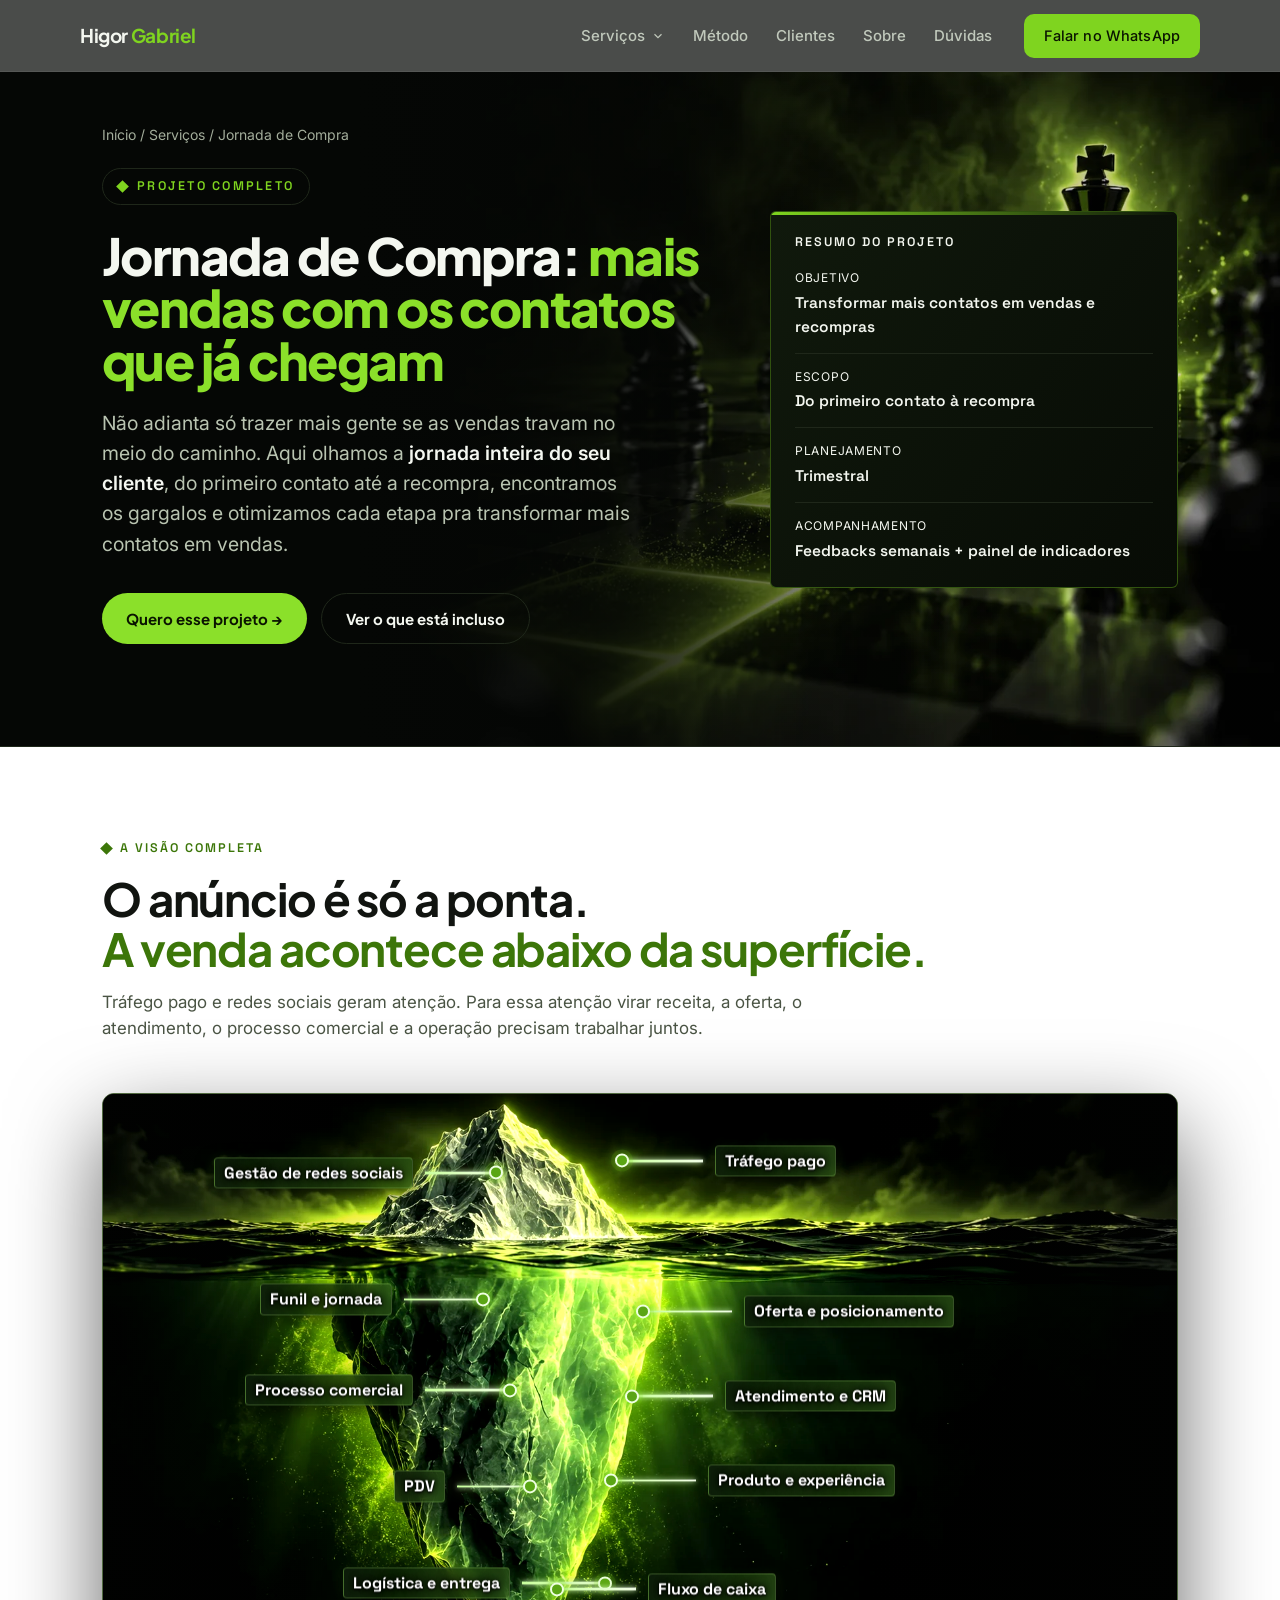
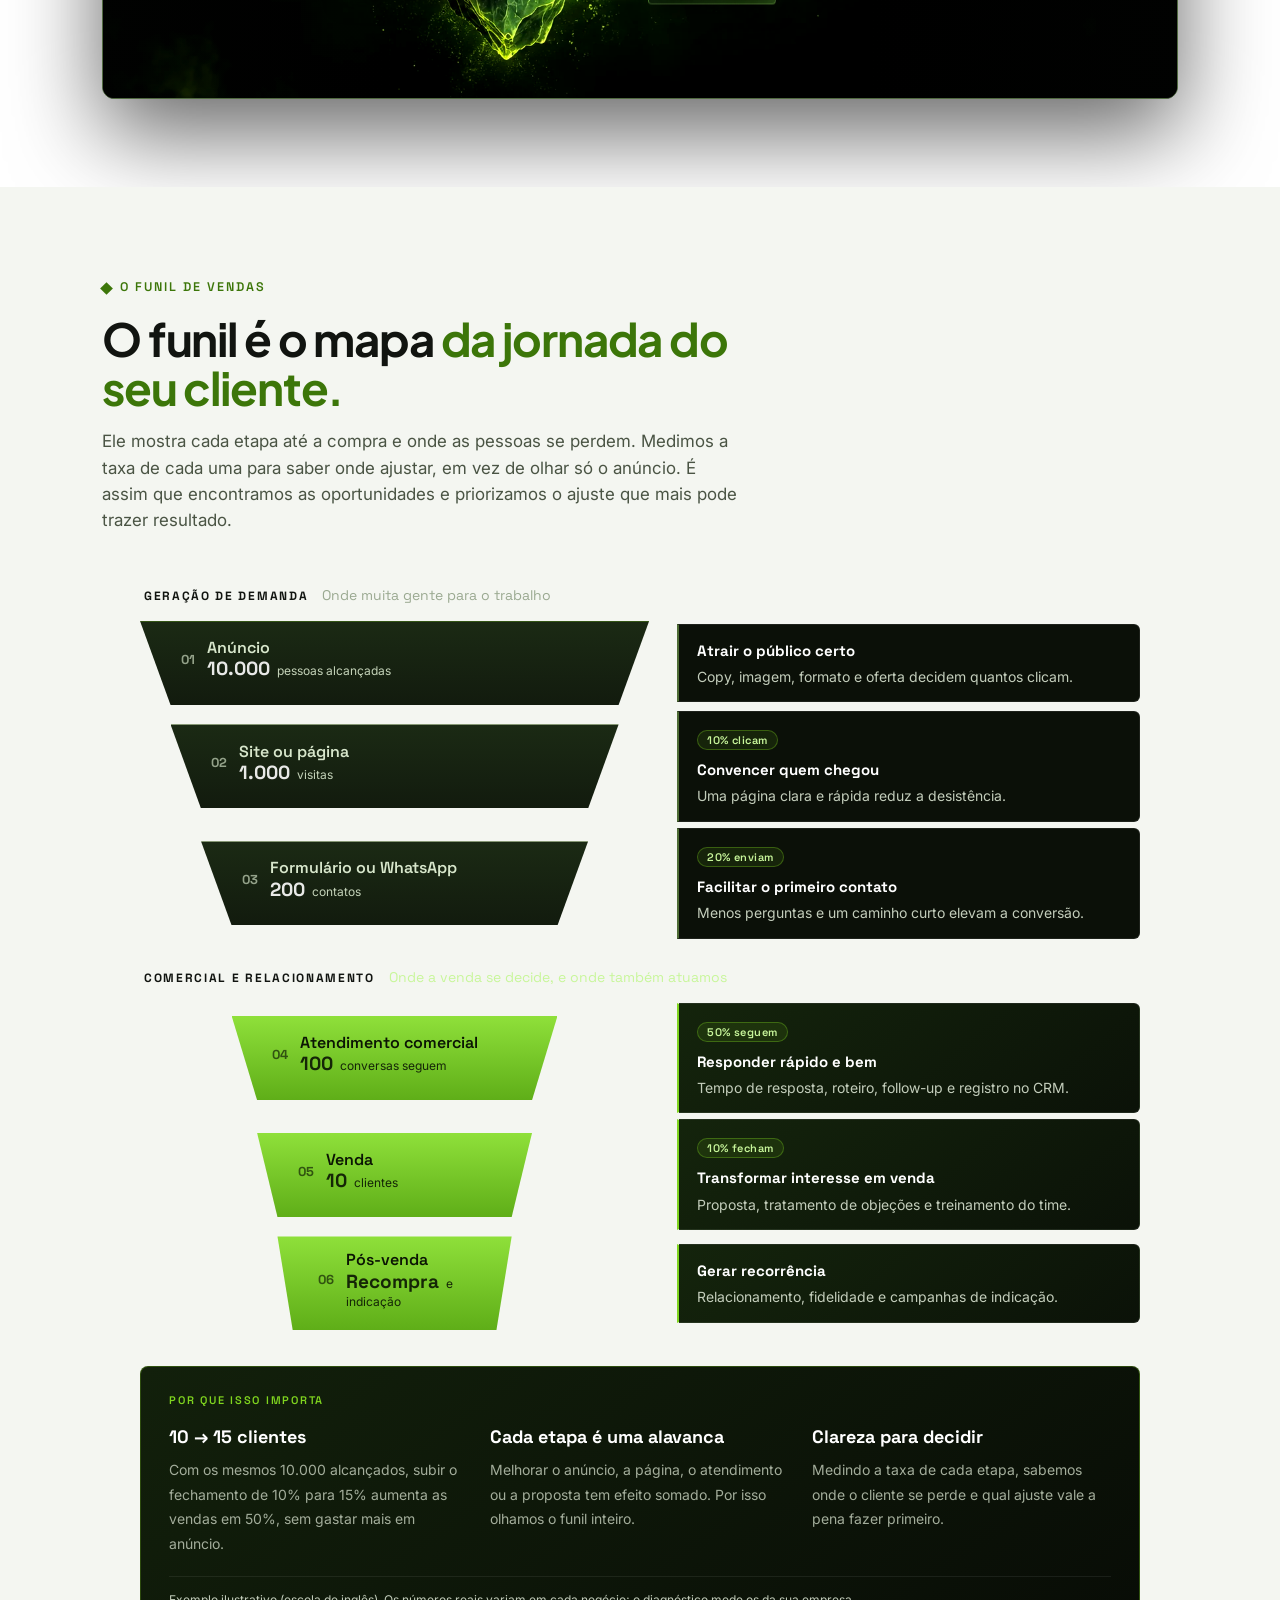
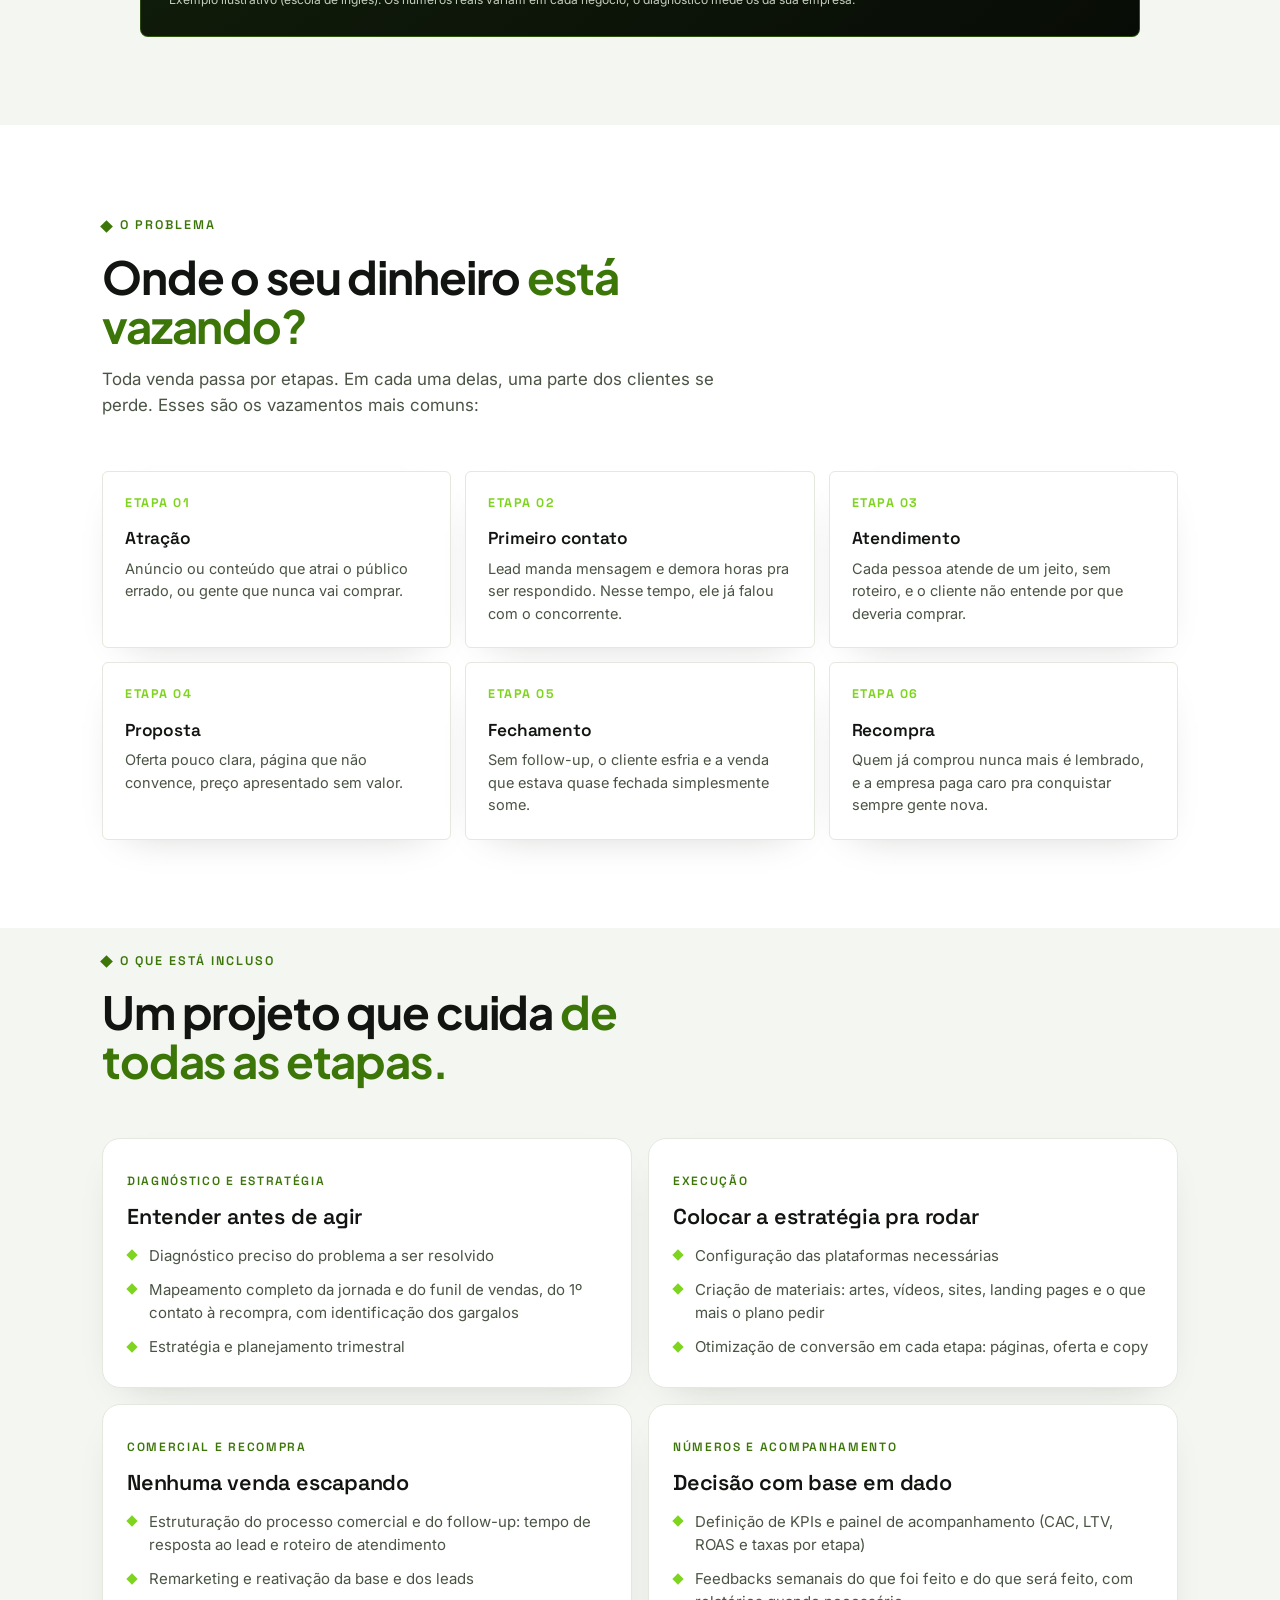
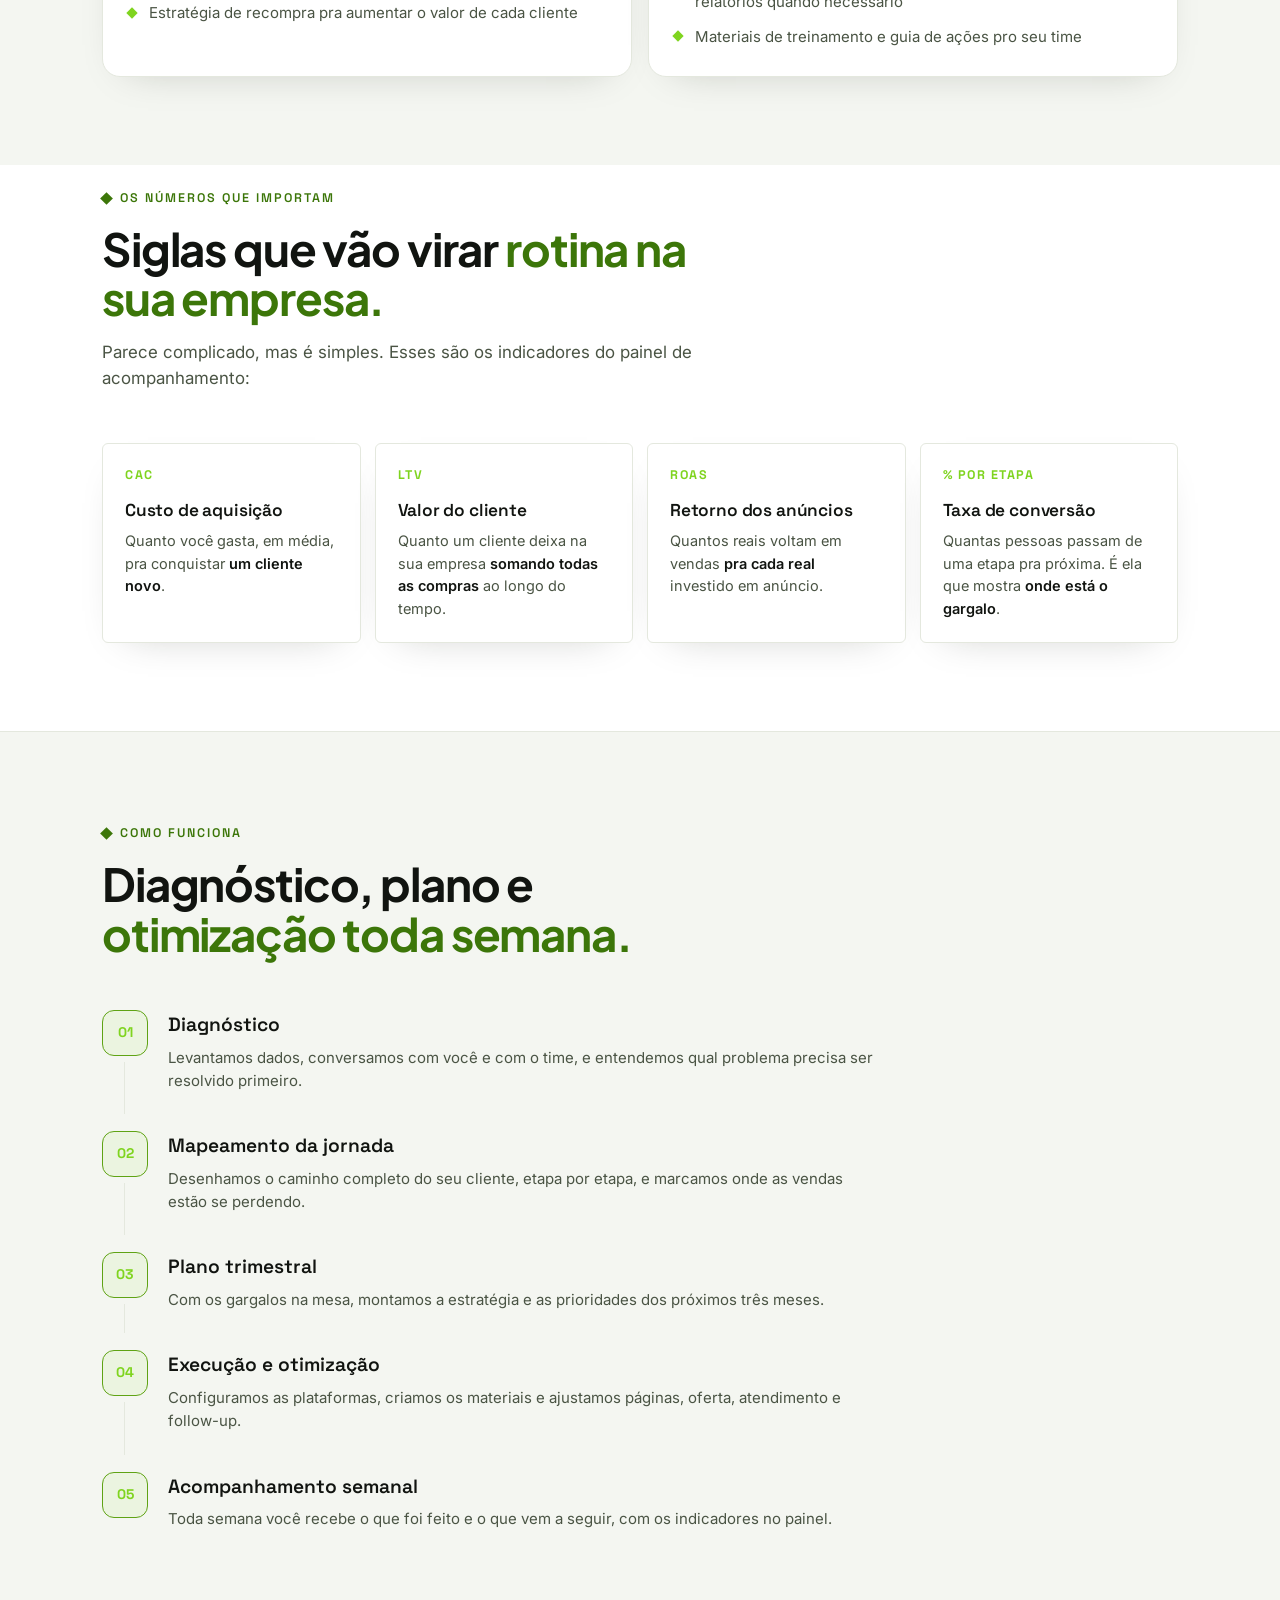
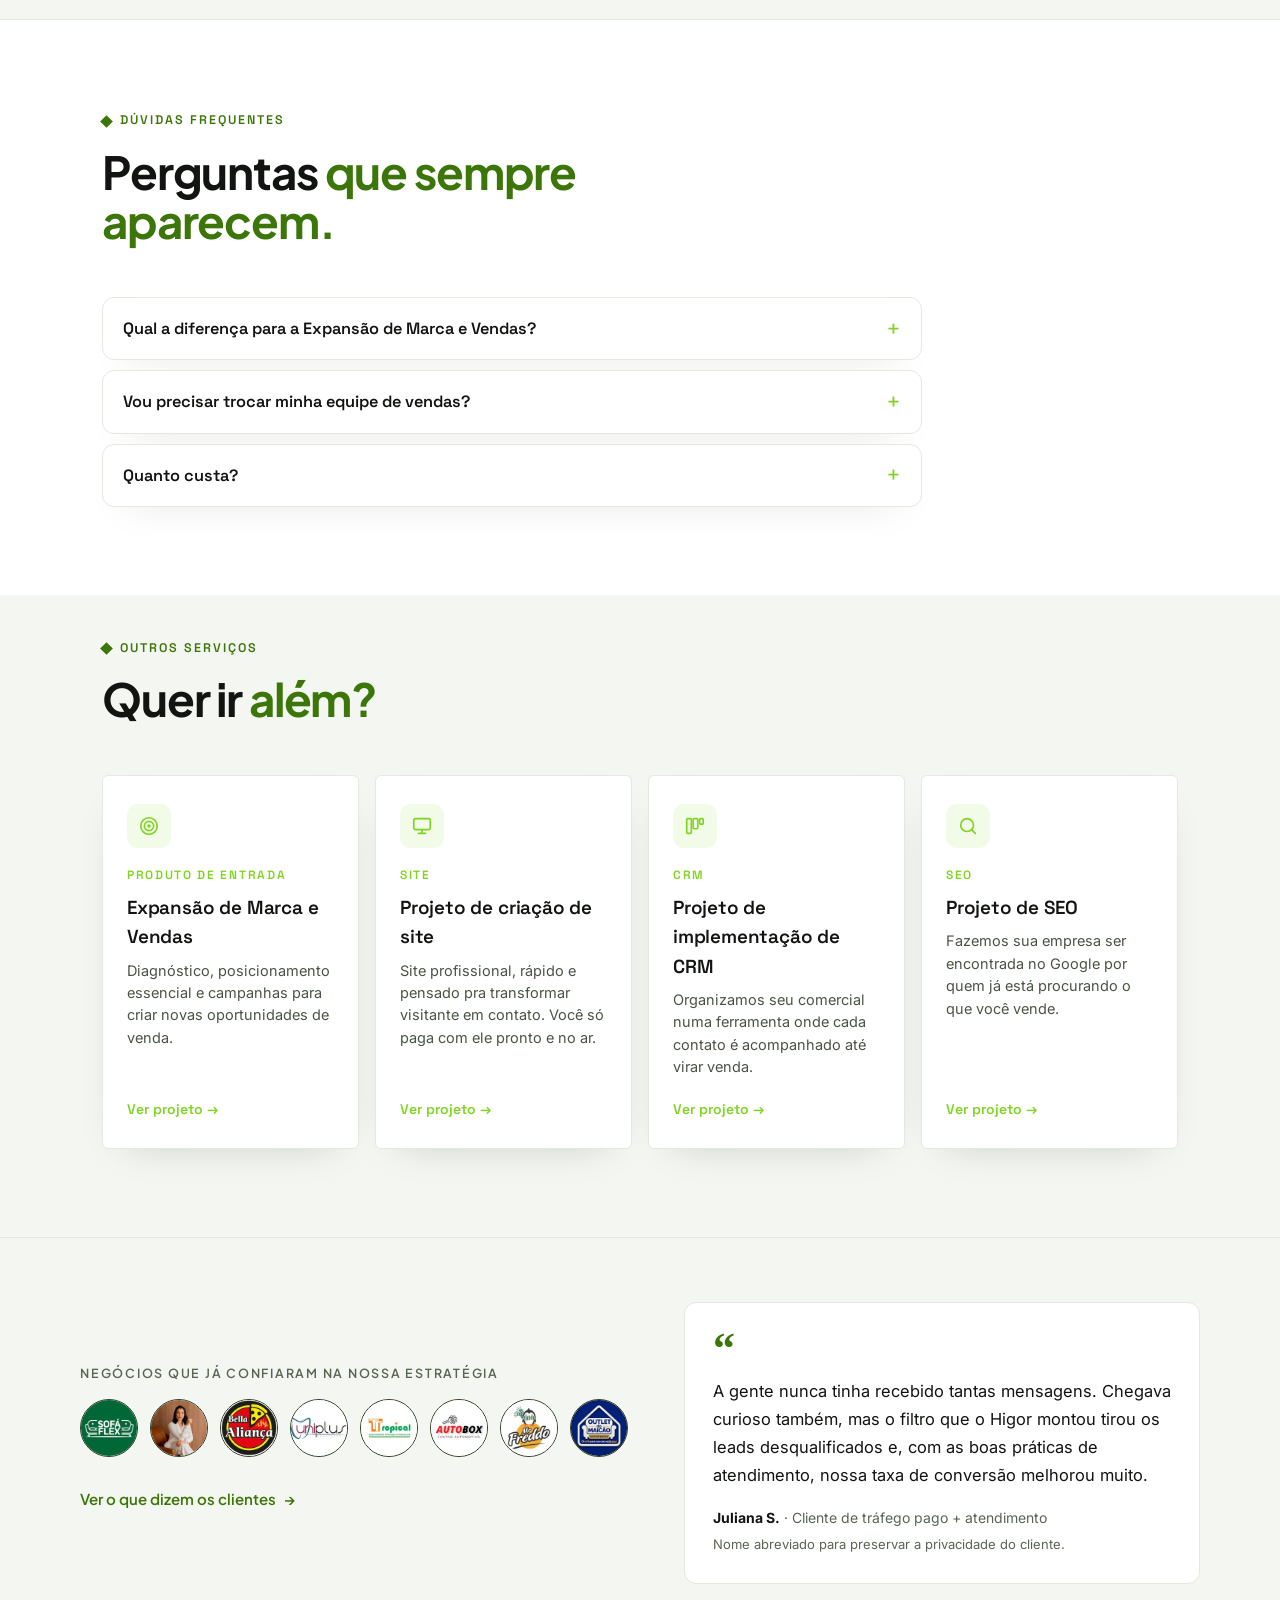
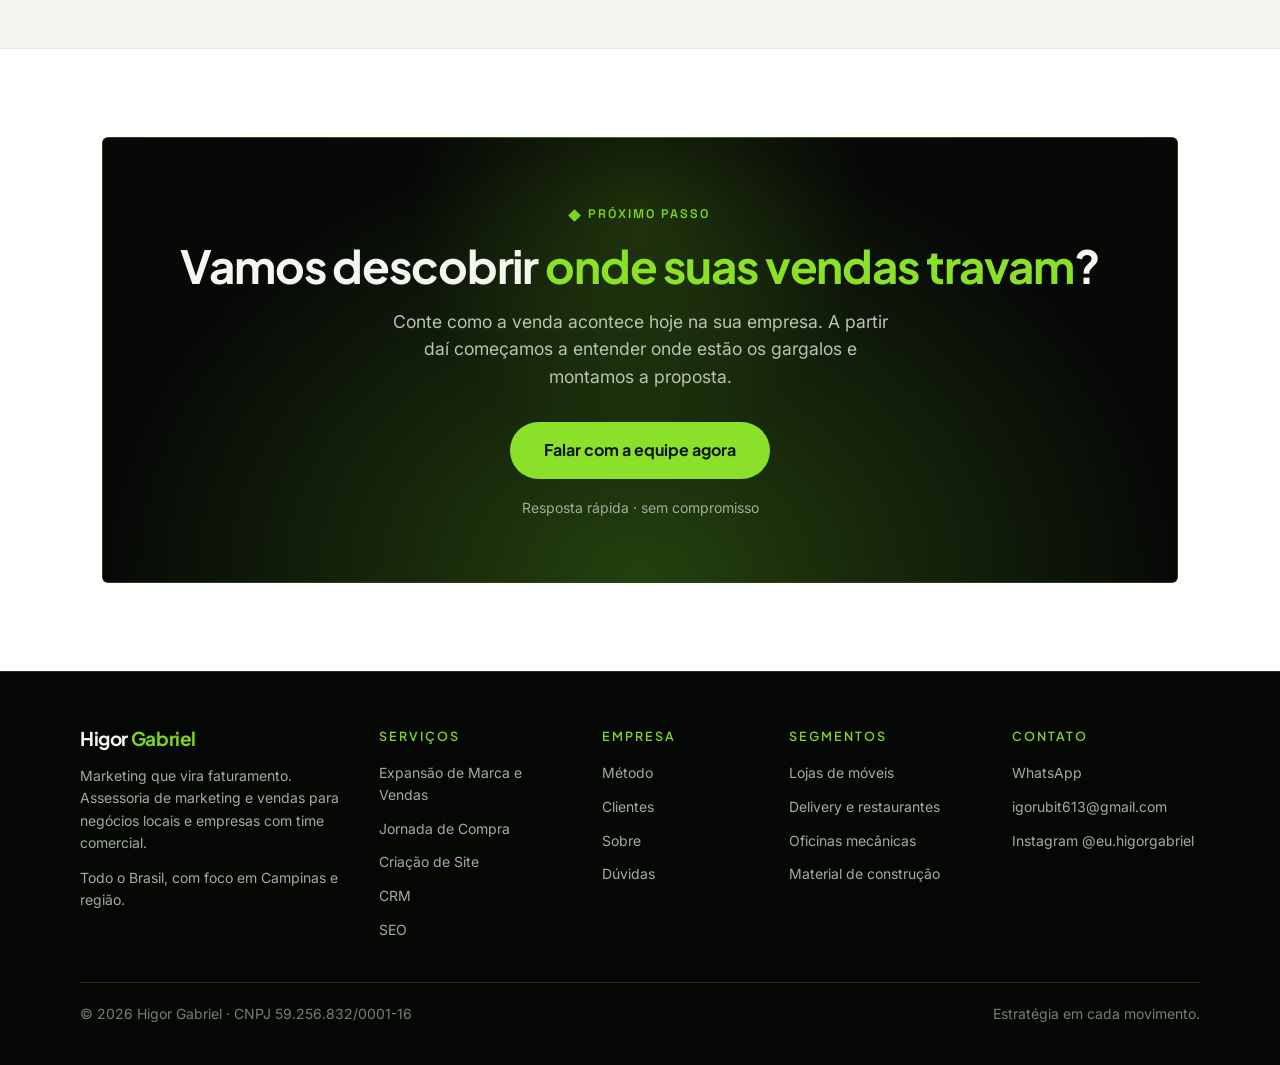
<file: jornada-de-compra.html>
<!DOCTYPE html>
<html lang="pt-BR">
<head>
<meta charset="UTF-8">
<meta name="viewport" content="width=device-width, initial-scale=1.0">
<title>Jornada de Compra: aumento de vendas do primeiro contato à recompra | Higor Gabriel</title>
<meta name="description" content="Mapeamento da jornada e do funil de vendas, do primeiro contato à recompra: diagnóstico, estratégia trimestral, otimização de conversão, processo comercial e KPIs.">
<link rel="preconnect" href="https://fonts.googleapis.com">
<link rel="preconnect" href="https://fonts.gstatic.com" crossorigin>
<link href="https://fonts.googleapis.com/css2?family=Space+Grotesk:wght@400;500;600;700&family=Inter:wght@400;500;600;700&display=swap" rel="stylesheet">
<link rel="stylesheet" href="assets/original.css?v=2"><link rel="stylesheet" href="assets/project.css?v=7"><link rel="stylesheet" href="assets/internas-v3.css?v=3"><link rel="stylesheet" href="assets/funil.css?v=1">
<script src="assets/site.js" defer></script>
<!-- shell:head -->
<link rel="canonical" href="https://higor-gabriel.vercel.app/jornada-de-compra">
<meta property="og:url" content="https://higor-gabriel.vercel.app/jornada-de-compra">
<meta property="og:title" content="Jornada de Compra: aumento de vendas do primeiro contato à recompra | Higor Gabriel">
<meta property="og:description" content="Mapeamento da jornada e do funil de vendas, do primeiro contato à recompra: diagnóstico, estratégia trimestral, otimização de conversão, processo comercial e KPIs.">
<link rel="icon" href="img/favicon.svg" type="image/svg+xml">
<meta name="theme-color" content="#050705">
<meta property="og:type" content="website">
<meta property="og:locale" content="pt_BR">
<meta property="og:site_name" content="Higor Gabriel">
<meta property="og:image" content="https://higor-gabriel.vercel.app/img/og-compartilhamento.jpg">
<meta property="og:image:width" content="1200"><meta property="og:image:height" content="630">
<meta name="twitter:card" content="summary_large_image">
<link rel="preconnect" href="https://fonts.googleapis.com"><link rel="preconnect" href="https://fonts.gstatic.com" crossorigin><link rel="stylesheet" href="https://fonts.googleapis.com/css2?family=Plus+Jakarta+Sans:wght@500;600;700;800&family=Inter:wght@400;500;600&display=swap">
<link rel="stylesheet" href="assets/shell.css?v=4">
<script src="assets/shell.js?v=3" defer></script>
<!-- /shell:head --></head>
<body>

<!-- shell:header -->
<a class="gh-skip" href="#conteudo">Pular para o conteúdo</a>
<header class="gh-header">
  <div class="gh-header-in">
    <a class="gh-logo" href="index.html" aria-label="Higor Gabriel — início">Higor <b>Gabriel</b></a>
    <button class="gh-burger" type="button" aria-label="Abrir menu" aria-expanded="false" aria-controls="gh-menu"><span></span><span></span><span></span></button>
    <nav class="gh-menu" id="gh-menu" aria-label="Navegação principal">
      <div class="gh-dd">
        <button class="gh-dd-btn" type="button" aria-expanded="false">Serviços <svg viewBox="0 0 24 24" aria-hidden="true"><path d="M6 9l6 6 6-6"/></svg></button>
        <div class="gh-dd-panel">
          <a href="trafego-pago.html"><span class="gh-ic"><svg viewBox="0 0 24 24" aria-hidden="true"><circle cx="12" cy="12" r="9"/><circle cx="12" cy="12" r="5"/><circle cx="12" cy="12" r="1"/></svg></span><span><b>Expansão de Marca e Vendas</b><small>Para quando chegam poucos clientes: anúncios, posicionamento e diagnóstico</small></span></a><a href="jornada-de-compra.html" aria-current="page"><span class="gh-ic"><svg viewBox="0 0 24 24" aria-hidden="true"><polyline points="3 17 9 11 13 15 21 7"/><polyline points="14 7 21 7 21 14"/></svg></span><span><b>Jornada de Compra</b><small>Do primeiro contato à recompra</small></span></a><a href="criacao-de-site.html"><span class="gh-ic"><svg viewBox="0 0 24 24" aria-hidden="true"><rect x="3" y="4" width="18" height="12" rx="2"/><path d="M8 20h8M12 16v4"/></svg></span><span><b>Criação de Site</b><small>Site profissional feito para converter</small></span></a><a href="crm.html"><span class="gh-ic"><svg viewBox="0 0 24 24" aria-hidden="true"><rect x="3" y="4" width="5" height="16" rx="1"/><rect x="10" y="4" width="5" height="11" rx="1"/><rect x="17" y="4" width="4" height="6" rx="1"/></svg></span><span><b>CRM</b><small>Comercial organizado, nenhum contato esquecido</small></span></a><a href="seo.html"><span class="gh-ic"><svg viewBox="0 0 24 24" aria-hidden="true"><circle cx="11" cy="11" r="7"/><path d="M20 20l-4-4"/></svg></span><span><b>SEO</b><small>Apareça no Google sem pagar por clique</small></span></a>
        </div>
      </div>
      <a href="index.html#metodo">Método</a>
      <a href="index.html#clientes">Clientes</a>
      <a href="index.html#equipe">Sobre</a>
      <a href="index.html#duvidas">Dúvidas</a>
      <a class="gh-btn gh-btn-green" href="https://wa.me/5519998311721?text=Oi%20Higor%2C%20vim%20pelo%20site%20e%20quero%20saber%20sobre%20a%20Jornada%20de%20Compra." target="_blank" rel="noopener">Falar no WhatsApp</a>
    </nav>
  </div>
</header>
<!-- /shell:header -->

<main id="conteudo">
<header class="pg-hero h-jornada">
  <div class="wrap pg-hero-grid">
    <div>
      <div class="crumb"><a href="index.html">Início</a> / <a href="index.html#servicos">Serviços</a> / Jornada de Compra</div>
      <span class="eyebrow"><span class="dmd"></span> Projeto completo</span>
      <h1>Jornada de Compra: <span class="g">mais vendas com os contatos que já chegam</span></h1>
      <p class="sub">Não adianta só trazer mais gente se as vendas travam no meio do caminho. Aqui olhamos a <b>jornada inteira do seu cliente</b>, do primeiro contato até a recompra, encontramos os gargalos e otimizamos cada etapa pra transformar mais contatos em vendas.</p>
      <div class="hero-cta">
        <a class="btn btn-green" href="https://wa.me/5519998311721?text=Oi%20Higor%2C%20vim%20pelo%20site%20e%20quero%20saber%20sobre%20a%20Jornada%20de%20Compra." target="_blank" rel="noopener">Quero esse projeto &rarr;</a>
        <a class="btn btn-ghost" href="#inclui">Ver o que está incluso</a>
      </div>
    </div>
    <aside class="summary reveal">
      <h2>Resumo do projeto</h2>
      <dl>
        <div><dt>Objetivo</dt><dd>Transformar mais contatos em vendas e recompras</dd></div>
        <div><dt>Escopo</dt><dd>Do primeiro contato à recompra</dd></div>
        <div><dt>Planejamento</dt><dd>Trimestral</dd></div>
        <div><dt>Acompanhamento</dt><dd>Feedbacks semanais + painel de indicadores</dd></div>
      </dl>
    </aside>
  </div>
</header>

<section class="blk iceberg-section" id="visao-completa">
  <div class="wrap">
    <div class="sec-head iceberg-heading reveal">
      <span class="sec-tag"><span class="dmd"></span> A visão completa</span>
      <h2>O anúncio é só a ponta. <br><span class="g">A venda acontece abaixo da superfície.</span></h2>
      <p>Tráfego pago e redes sociais geram atenção. Para essa atenção virar receita, a oferta, o atendimento, o processo comercial e a operação precisam trabalhar juntos.</p>
    </div>
    <figure class="iceberg-story reveal">
      <img src="img/journey-iceberg.webp" alt="Iceberg mostrando o tráfego pago e as redes sociais acima da água e a estrutura de vendas abaixo da superfície" loading="lazy">
      <figcaption aria-label="Mapa do iceberg da jornada de compra: tráfego e redes sociais aparecem na superfície; funil, oferta, comercial, produto, ponto de venda, logística e caixa ficam abaixo dela.">
        <span class="iceberg-point p-social" data-side="left"><b>Gestão de redes sociais</b><i aria-hidden="true"></i></span>
        <span class="iceberg-point p-traffic" data-side="right"><i aria-hidden="true"></i><b>Tráfego pago</b></span>
        <span class="iceberg-point p-funnel" data-side="left"><b>Funil e jornada</b><i aria-hidden="true"></i></span>
        <span class="iceberg-point p-offer" data-side="right"><i aria-hidden="true"></i><b>Oferta e posicionamento</b></span>
        <span class="iceberg-point p-sales" data-side="left"><b>Processo comercial</b><i aria-hidden="true"></i></span>
        <span class="iceberg-point p-journey" data-side="right"><i aria-hidden="true"></i><b>Atendimento e CRM</b></span>
        <span class="iceberg-point p-pdv" data-side="left"><b>PDV</b><i aria-hidden="true"></i></span>
        <span class="iceberg-point p-product" data-side="right"><i aria-hidden="true"></i><b>Produto e experiência</b></span>
        <span class="iceberg-point p-logistics" data-side="left"><b>Logística e entrega</b><i aria-hidden="true"></i></span>
        <span class="iceberg-point p-cash" data-side="right"><i aria-hidden="true"></i><b>Fluxo de caixa</b></span>
      </figcaption>
    </figure>
  </div>
</section>

<section class="blk funil-sec" id="funil"><div class="wrap"><div class="sec-head reveal"><span class="sec-tag"><span class="dmd"></span> O funil de vendas</span><h2>O funil é o mapa <span class="g">da jornada do seu cliente.</span></h2><p>Ele mostra cada etapa até a compra e onde as pessoas se perdem. Medimos a taxa de cada uma para saber onde ajustar, em vez de olhar só o anúncio. É assim que encontramos as oportunidades e priorizamos o ajuste que mais pode trazer resultado.</p></div><div class="fn-chart"><div class="fn-group top"><b>Geração de demanda</b><span>Onde muita gente para o trabalho</span></div><div class="fn-row top reveal"><div class="fn-barwrap"><div class="fn-bar" style="--w:100%;--wm:100%;--in:6.0%;--inm:4.0%"><span class="fn-n">01</span><span class="fn-name">Anúncio</span><span class="fn-vol"><b>10.000</b> pessoas alcançadas</span></div></div><div class="fn-card"><h4>Atrair o público certo</h4><p>Copy, imagem, formato e oferta decidem quantos clicam.</p></div></div><div class="fn-row top reveal"><div class="fn-barwrap"><div class="fn-bar" style="--w:88%;--wm:92%;--in:6.8%;--inm:4.3%"><span class="fn-n">02</span><span class="fn-name">Site ou página</span><span class="fn-vol"><b>1.000</b> visitas</span></div></div><div class="fn-card"><span class="fn-rate">10% clicam</span><h4>Convencer quem chegou</h4><p>Uma página clara e rápida reduz a desistência.</p></div></div><div class="fn-row top reveal"><div class="fn-barwrap"><div class="fn-bar" style="--w:76%;--wm:84%;--in:7.9%;--inm:4.8%"><span class="fn-n">03</span><span class="fn-name">Formulário ou WhatsApp</span><span class="fn-vol"><b>200</b> contatos</span></div></div><div class="fn-card"><span class="fn-rate">20% enviam</span><h4>Facilitar o primeiro contato</h4><p>Menos perguntas e um caminho curto elevam a conversão.</p></div></div><div class="fn-group bottom"><b>Comercial e relacionamento</b><span>Onde a venda se decide, e onde também atuamos</span></div><div class="fn-row bottom reveal"><div class="fn-barwrap"><div class="fn-bar" style="--w:64%;--wm:76%;--in:7.8%;--inm:5.3%"><span class="fn-n">04</span><span class="fn-name">Atendimento comercial</span><span class="fn-vol"><b>100</b> conversas seguem</span></div></div><div class="fn-card"><span class="fn-rate">50% seguem</span><h4>Responder rápido e bem</h4><p>Tempo de resposta, roteiro, follow-up e registro no CRM.</p></div></div><div class="fn-row bottom reveal"><div class="fn-barwrap"><div class="fn-bar" style="--w:54%;--wm:68%;--in:7.4%;--inm:5.9%"><span class="fn-n">05</span><span class="fn-name">Venda</span><span class="fn-vol"><b>10</b> clientes</span></div></div><div class="fn-card"><span class="fn-rate">10% fecham</span><h4>Transformar interesse em venda</h4><p>Proposta, tratamento de objeções e treinamento do time.</p></div></div><div class="fn-row bottom reveal"><div class="fn-barwrap"><div class="fn-bar" style="--w:46%;--wm:60%;--in:6.5%;--inm:5.0%"><span class="fn-n">06</span><span class="fn-name">Pós-venda</span><span class="fn-vol"><b>Recompra</b> e indicação</span></div></div><div class="fn-card"><h4>Gerar recorrência</h4><p>Relacionamento, fidelidade e campanhas de indicação.</p></div></div></div><div class="fn-sim reveal"><div class="fn-sim-tag">Por que isso importa</div><div class="fn-sim-grid"><div><b>10 → 15 clientes</b><span>Com os mesmos 10.000 alcançados, subir o fechamento de 10% para 15% aumenta as vendas em 50%, sem gastar mais em anúncio.</span></div><div><b>Cada etapa é uma alavanca</b><span>Melhorar o anúncio, a página, o atendimento ou a proposta tem efeito somado. Por isso olhamos o funil inteiro.</span></div><div><b>Clareza para decidir</b><span>Medindo a taxa de cada etapa, sabemos onde o cliente se perde e qual ajuste vale a pena fazer primeiro.</span></div></div><p class="fn-note">Exemplo ilustrativo (escola de inglês). Os números reais variam em cada negócio; o diagnóstico mede os da sua empresa.</p></div></div></section>

<section class="blk">
  <div class="wrap">
    <div class="sec-head reveal">
      <span class="sec-tag"><span class="dmd"></span> O problema</span>
      <h2>Onde o seu dinheiro <span class="g">está vazando?</span></h2>
      <p>Toda venda passa por etapas. Em cada uma delas, uma parte dos clientes se perde. Esses são os vazamentos mais comuns:</p>
    </div>
    <div class="inc-grid">
      <div class="inc reveal"><div class="n">ETAPA 01</div><h3>Atração</h3><p>Anúncio ou conteúdo que atrai o público errado, ou gente que nunca vai comprar.</p></div>
      <div class="inc reveal"><div class="n">ETAPA 02</div><h3>Primeiro contato</h3><p>Lead manda mensagem e demora horas pra ser respondido. Nesse tempo, ele já falou com o concorrente.</p></div>
      <div class="inc reveal"><div class="n">ETAPA 03</div><h3>Atendimento</h3><p>Cada pessoa atende de um jeito, sem roteiro, e o cliente não entende por que deveria comprar.</p></div>
      <div class="inc reveal"><div class="n">ETAPA 04</div><h3>Proposta</h3><p>Oferta pouco clara, página que não convence, preço apresentado sem valor.</p></div>
      <div class="inc reveal"><div class="n">ETAPA 05</div><h3>Fechamento</h3><p>Sem follow-up, o cliente esfria e a venda que estava quase fechada simplesmente some.</p></div>
      <div class="inc reveal"><div class="n">ETAPA 06</div><h3>Recompra</h3><p>Quem já comprou nunca mais é lembrado, e a empresa paga caro pra conquistar sempre gente nova.</p></div>
    </div>
  </div>
</section>

<section class="blk" id="inclui" style="padding-top:20px">
  <div class="wrap">
    <div class="sec-head reveal">
      <span class="sec-tag"><span class="dmd"></span> O que está incluso</span>
      <h2>Um projeto que cuida <span class="g">de todas as etapas.</span></h2>
    </div>
    <div class="split">
      <div class="opt reveal">
        <span class="tag">Diagnóstico e estratégia</span>
        <h3>Entender antes de agir</h3>
        <ul class="ticks">
          <li>Diagnóstico preciso do problema a ser resolvido</li>
          <li>Mapeamento completo da jornada e do funil de vendas, do 1º contato à recompra, com identificação dos gargalos</li>
          <li>Estratégia e planejamento trimestral</li>
        </ul>
      </div>
      <div class="opt reveal">
        <span class="tag">Execução</span>
        <h3>Colocar a estratégia pra rodar</h3>
        <ul class="ticks">
          <li>Configuração das plataformas necessárias</li>
          <li>Criação de materiais: artes, vídeos, sites, landing pages e o que mais o plano pedir</li>
          <li>Otimização de conversão em cada etapa: páginas, oferta e copy</li>
        </ul>
      </div>
      <div class="opt reveal">
        <span class="tag">Comercial e recompra</span>
        <h3>Nenhuma venda escapando</h3>
        <ul class="ticks">
          <li>Estruturação do processo comercial e do follow-up: tempo de resposta ao lead e roteiro de atendimento</li>
          <li>Remarketing e reativação da base e dos leads</li>
          <li>Estratégia de recompra pra aumentar o valor de cada cliente</li>
        </ul>
      </div>
      <div class="opt reveal">
        <span class="tag">Números e acompanhamento</span>
        <h3>Decisão com base em dado</h3>
        <ul class="ticks">
          <li>Definição de KPIs e painel de acompanhamento (CAC, LTV, ROAS e taxas por etapa)</li>
          <li>Feedbacks semanais do que foi feito e do que será feito, com relatórios quando necessário</li>
          <li>Materiais de treinamento e guia de ações pro seu time</li>
        </ul>
      </div>
    </div>
  </div>
</section>

<section class="blk" style="padding-top:20px">
  <div class="wrap">
    <div class="sec-head reveal">
      <span class="sec-tag"><span class="dmd"></span> Os números que importam</span>
      <h2>Siglas que vão virar <span class="g">rotina na sua empresa.</span></h2>
      <p>Parece complicado, mas é simples. Esses são os indicadores do painel de acompanhamento:</p>
    </div>
    <div class="inc-grid four">
      <div class="inc reveal"><div class="n">CAC</div><h3>Custo de aquisição</h3><p>Quanto você gasta, em média, pra conquistar <b>um cliente novo</b>.</p></div>
      <div class="inc reveal"><div class="n">LTV</div><h3>Valor do cliente</h3><p>Quanto um cliente deixa na sua empresa <b>somando todas as compras</b> ao longo do tempo.</p></div>
      <div class="inc reveal"><div class="n">ROAS</div><h3>Retorno dos anúncios</h3><p>Quantos reais voltam em vendas <b>pra cada real</b> investido em anúncio.</p></div>
      <div class="inc reveal"><div class="n">% POR ETAPA</div><h3>Taxa de conversão</h3><p>Quantas pessoas passam de uma etapa pra próxima. É ela que mostra <b>onde está o gargalo</b>.</p></div>
    </div>
  </div>
</section>

<section class="blk alt">
  <div class="wrap">
    <div class="sec-head reveal">
      <span class="sec-tag"><span class="dmd"></span> Como funciona</span>
      <h2>Diagnóstico, plano e <span class="g">otimização toda semana.</span></h2>
    </div>
    <ol class="flow">
      <li class="reveal"><h3>Diagnóstico</h3><p>Levantamos dados, conversamos com você e com o time, e entendemos qual problema precisa ser resolvido primeiro.</p></li>
      <li class="reveal"><h3>Mapeamento da jornada</h3><p>Desenhamos o caminho completo do seu cliente, etapa por etapa, e marcamos onde as vendas estão se perdendo.</p></li>
      <li class="reveal"><h3>Plano trimestral</h3><p>Com os gargalos na mesa, montamos a estratégia e as prioridades dos próximos três meses.</p></li>
      <li class="reveal"><h3>Execução e otimização</h3><p>Configuramos as plataformas, criamos os materiais e ajustamos páginas, oferta, atendimento e follow-up.</p></li>
      <li class="reveal"><h3>Acompanhamento semanal</h3><p>Toda semana você recebe o que foi feito e o que vem a seguir, com os indicadores no painel.</p></li>
    </ol>
  </div>
</section>

<section class="blk">
  <div class="wrap">
    <div class="sec-head reveal">
      <span class="sec-tag"><span class="dmd"></span> Dúvidas frequentes</span>
      <h2>Perguntas <span class="g">que sempre aparecem.</span></h2>
    </div>
    <div class="faq">
      <details class="reveal"><summary>Qual a diferença para a Expansão de Marca e Vendas?</summary><p>A <a href="trafego-pago.html">Expansão de Marca e Vendas</a> é o produto de entrada: diagnostica o essencial, fortalece o posicionamento e ativa campanhas para criar demanda. A Jornada de Compra é mais profunda: nossa equipe trabalha a jornada inteira, incluindo atendimento, processo comercial, CRM, fechamento, recompra e recorrência.</p></details>
      <details class="reveal"><summary>Vou precisar trocar minha equipe de vendas?</summary><p>Não. A ideia é dar ao seu time processo, roteiro e ferramentas pra vender melhor. Os materiais de treinamento e o guia de ações existem pra isso.</p></details>
      <details class="reveal"><summary>Quanto custa?</summary><p>Cada empresa tem um funil diferente. O investimento varia conforme o número de etapas da sua jornada de vendas e a profundidade das mudanças necessárias. Chama a gente no WhatsApp para entendermos seu cenário e prepararmos uma proposta.</p></details>
    </div>
  </div>
</section>

<section class="blk" style="padding-top:40px">
  <div class="wrap">
    <div class="sec-head reveal">
      <span class="sec-tag"><span class="dmd"></span> Outros serviços</span>
      <h2>Quer ir <span class="g">além?</span></h2>
    </div>
    <div class="svc-grid x4">
      <a class="svc svc-link reveal" href="trafego-pago.html">
        <div class="ic"><svg viewBox="0 0 24 24" aria-hidden="true"><circle cx="12" cy="12" r="9"/><circle cx="12" cy="12" r="5"/><circle cx="12" cy="12" r="1"/></svg></div>
        <span class="kicker">Produto de entrada</span>
        <h3>Expansão de Marca e Vendas</h3>
        <p>Diagnóstico, posicionamento essencial e campanhas para criar novas oportunidades de venda.</p>
        <span class="more">Ver projeto &rarr;</span>
      </a>
      <a class="svc svc-link reveal" href="criacao-de-site.html">
        <div class="ic"><svg viewBox="0 0 24 24" aria-hidden="true"><rect x="3" y="4" width="18" height="12" rx="2"/><path d="M8 20h8M12 16v4"/></svg></div>
        <span class="kicker">Site</span>
        <h3>Projeto de criação de site</h3>
        <p>Site profissional, rápido e pensado pra transformar visitante em contato. Você só paga com ele pronto e no ar.</p>
        <span class="more">Ver projeto &rarr;</span>
      </a>
      <a class="svc svc-link reveal" href="crm.html">
        <div class="ic"><svg viewBox="0 0 24 24" aria-hidden="true"><rect x="3" y="4" width="5" height="16" rx="1"/><rect x="10" y="4" width="5" height="11" rx="1"/><rect x="17" y="4" width="4" height="6" rx="1"/></svg></div>
        <span class="kicker">CRM</span>
        <h3>Projeto de implementação de CRM</h3>
        <p>Organizamos seu comercial numa ferramenta onde cada contato é acompanhado até virar venda.</p>
        <span class="more">Ver projeto &rarr;</span>
      </a>
      <a class="svc svc-link reveal" href="seo.html">
        <div class="ic"><svg viewBox="0 0 24 24" aria-hidden="true"><circle cx="11" cy="11" r="7"/><path d="M20 20l-4-4"/></svg></div>
        <span class="kicker">SEO</span>
        <h3>Projeto de SEO</h3>
        <p>Fazemos sua empresa ser encontrada no Google por quem já está procurando o que você vende.</p>
        <span class="more">Ver projeto &rarr;</span>
      </a>
    </div>
  </div>
</section>

<!-- shell:prova -->
<section class="gh-proof" aria-labelledby="gh-proof-t">
  <div class="gh-proof-in">
    <div class="gh-proof-logos"><h2 id="gh-proof-t">Negócios que já confiaram na nossa estratégia</h2><ul><li><img src="img/clientes/sofaflex_sorocaba.jpg" alt="Sofá Flex Sorocaba" title="Sofá Flex Sorocaba" width="150" height="150" loading="lazy" decoding="async"></li><li><img src="img/clientes/clinicaclaramalheiro.jpg" alt="Clínica Clara Malheiro" title="Clínica Clara Malheiro" width="150" height="150" loading="lazy" decoding="async"></li><li><img src="img/clientes/pizzariabellaalianca.jpg" alt="Pizzaria Bella Aliança" title="Pizzaria Bella Aliança" width="150" height="150" loading="lazy" decoding="async"></li><li><img src="img/clientes/uniplusodontologia.jpg" alt="Uniplus Odontologia" title="Uniplus Odontologia" width="150" height="150" loading="lazy" decoding="async"></li><li><img src="img/clientes/tropical_imobiliaria.jpg" alt="Tropical Imobiliária" title="Tropical Imobiliária" width="150" height="150" loading="lazy" decoding="async"></li><li><img src="img/clientes/autobox-oficina.jpg" alt="Autobox" title="Autobox" width="150" height="150" loading="lazy" decoding="async"></li><li><img src="img/clientes/mrfreddosorvetes.jpg" alt="Mr. Freddo Sorvetes" title="Mr. Freddo Sorvetes" width="150" height="150" loading="lazy" decoding="async"></li><li><img src="img/clientes/outlet-domaicao_02.jpg" alt="Outlet do Maicão" title="Outlet do Maicão" width="150" height="150" loading="lazy" decoding="async"></li></ul><a href="index.html#clientes">Ver o que dizem os clientes <span aria-hidden="true">→</span></a></div>
    <figure class="gh-proof-quote"><blockquote>A gente nunca tinha recebido tantas mensagens. Chegava curioso também, mas o filtro que o Higor montou tirou os leads desqualificados e, com as boas práticas de atendimento, nossa taxa de conversão melhorou muito.</blockquote><figcaption><strong>Juliana S.</strong> · Cliente de tráfego pago + atendimento<small>Nome abreviado para preservar a privacidade do cliente.</small></figcaption></figure>
  </div>
</section>
<!-- /shell:prova --><section class="blk final" id="contato" data-hide-wa>
  <div class="wrap">
    <div class="final-card reveal">
      <span class="sec-tag" style="justify-content:center"><span class="dmd"></span> Próximo passo</span>
      <h2>Vamos descobrir <span class="g">onde suas vendas travam</span>?</h2>
      <p>Conte como a venda acontece hoje na sua empresa. A partir daí começamos a entender onde estão os gargalos e montamos a proposta.</p>
      <a class="btn btn-green" href="https://wa.me/5519998311721?text=Oi%20Higor%2C%20vim%20pelo%20site%20e%20quero%20saber%20sobre%20a%20Jornada%20de%20Compra." target="_blank" rel="noopener">Falar com a equipe agora</a>
      <small>Resposta rápida · sem compromisso</small>
    </div>
  </div>
</section>
</main>

<!-- shell:footer -->
<footer class="gh-footer">
  <div class="gh-footer-in">
    <div>
      <a class="gh-logo" href="index.html" aria-label="Higor Gabriel — início">Higor <b>Gabriel</b></a>
      <p>Marketing que vira faturamento.<br>Assessoria de marketing e vendas para negócios locais e empresas com time comercial.</p><p>Todo o Brasil, com foco em Campinas e região.</p>
    </div>
    <nav aria-label="Serviços"><h2>Serviços</h2><a href="trafego-pago.html">Expansão de Marca e Vendas</a><a href="jornada-de-compra.html">Jornada de Compra</a><a href="criacao-de-site.html">Criação de Site</a><a href="crm.html">CRM</a><a href="seo.html">SEO</a></nav>
    <nav aria-label="Empresa"><h2>Empresa</h2><a href="index.html#metodo">Método</a><a href="index.html#clientes">Clientes</a><a href="index.html#equipe">Sobre</a><a href="index.html#duvidas">Dúvidas</a></nav>
    <nav aria-label="Segmentos"><h2>Segmentos</h2><a href="lojas-de-moveis.html">Lojas de móveis</a><a href="delivery-restaurantes.html">Delivery e restaurantes</a><a href="oficinas-mecanicas.html">Oficinas mecânicas</a><a href="material-de-construcao.html">Material de construção</a></nav>
    <div class="gh-foot-col"><h2>Contato</h2><a href="https://wa.me/5519998311721?text=Oi%20Higor%2C%20vim%20pelo%20site%20e%20quero%20um%20contato." target="_blank" rel="noopener">WhatsApp</a><a href="mailto:igorubit613@gmail.com">igorubit613@gmail.com</a><a href="https://instagram.com/eu.higorgabriel" target="_blank" rel="noopener">Instagram @eu.higorgabriel</a></div>
  </div>
  <div class="gh-legal"><span>© 2026 Higor Gabriel · CNPJ 59.256.832/0001-16</span><span>Estratégia em cada movimento.</span></div>
</footer>
<a class="gh-wa" href="https://wa.me/5519998311721?text=Oi%20Higor%2C%20estou%20no%20site%20na%20p%C3%A1gina%20de%20Jornada%20de%20Compra%20e%20tenho%20uma%20d%C3%BAvida." target="_blank" rel="noopener" aria-label="Conversar no WhatsApp"><svg aria-hidden="true" viewBox="0 0 32 32"><path d="M16.003 0h-.006C7.164 0 0 7.164 0 16c0 3.084.87 5.97 2.383 8.43L.826 31.5l7.24-1.897A15.9 15.9 0 0 0 16.003 32C24.84 32 32 24.836 32 16S24.84 0 16.003 0zm9.36 22.593c-.388 1.095-1.927 2.003-3.155 2.269-.84.18-1.936.323-5.632-1.21-4.727-1.958-7.77-6.762-8.007-7.074-.227-.312-1.91-2.543-1.91-4.85 0-2.31 1.174-3.443 1.647-3.926.388-.397.98-.577 1.548-.577.184 0 .35.01.5.017.442.02.664.045.956.744.363.877 1.25 3.037 1.356 3.257.108.22.216.518.067.83-.14.31-.263.448-.483.7-.22.25-.43.442-.65.71-.2.234-.427.487-.173.926.254.43 1.13 1.86 2.425 3.014 1.672 1.49 3.06 1.953 3.548 2.156.363.15.79.114 1.056-.173.335-.363.744-.964 1.16-1.556.294-.42.665-.472 1.056-.323.4.14 2.522 1.19 2.955 1.406.432.216.716.32.822.5.106.18.106 1.03-.283 2.126z"/></svg></a>
<!-- /shell:footer -->

</body>
</html>
</file>
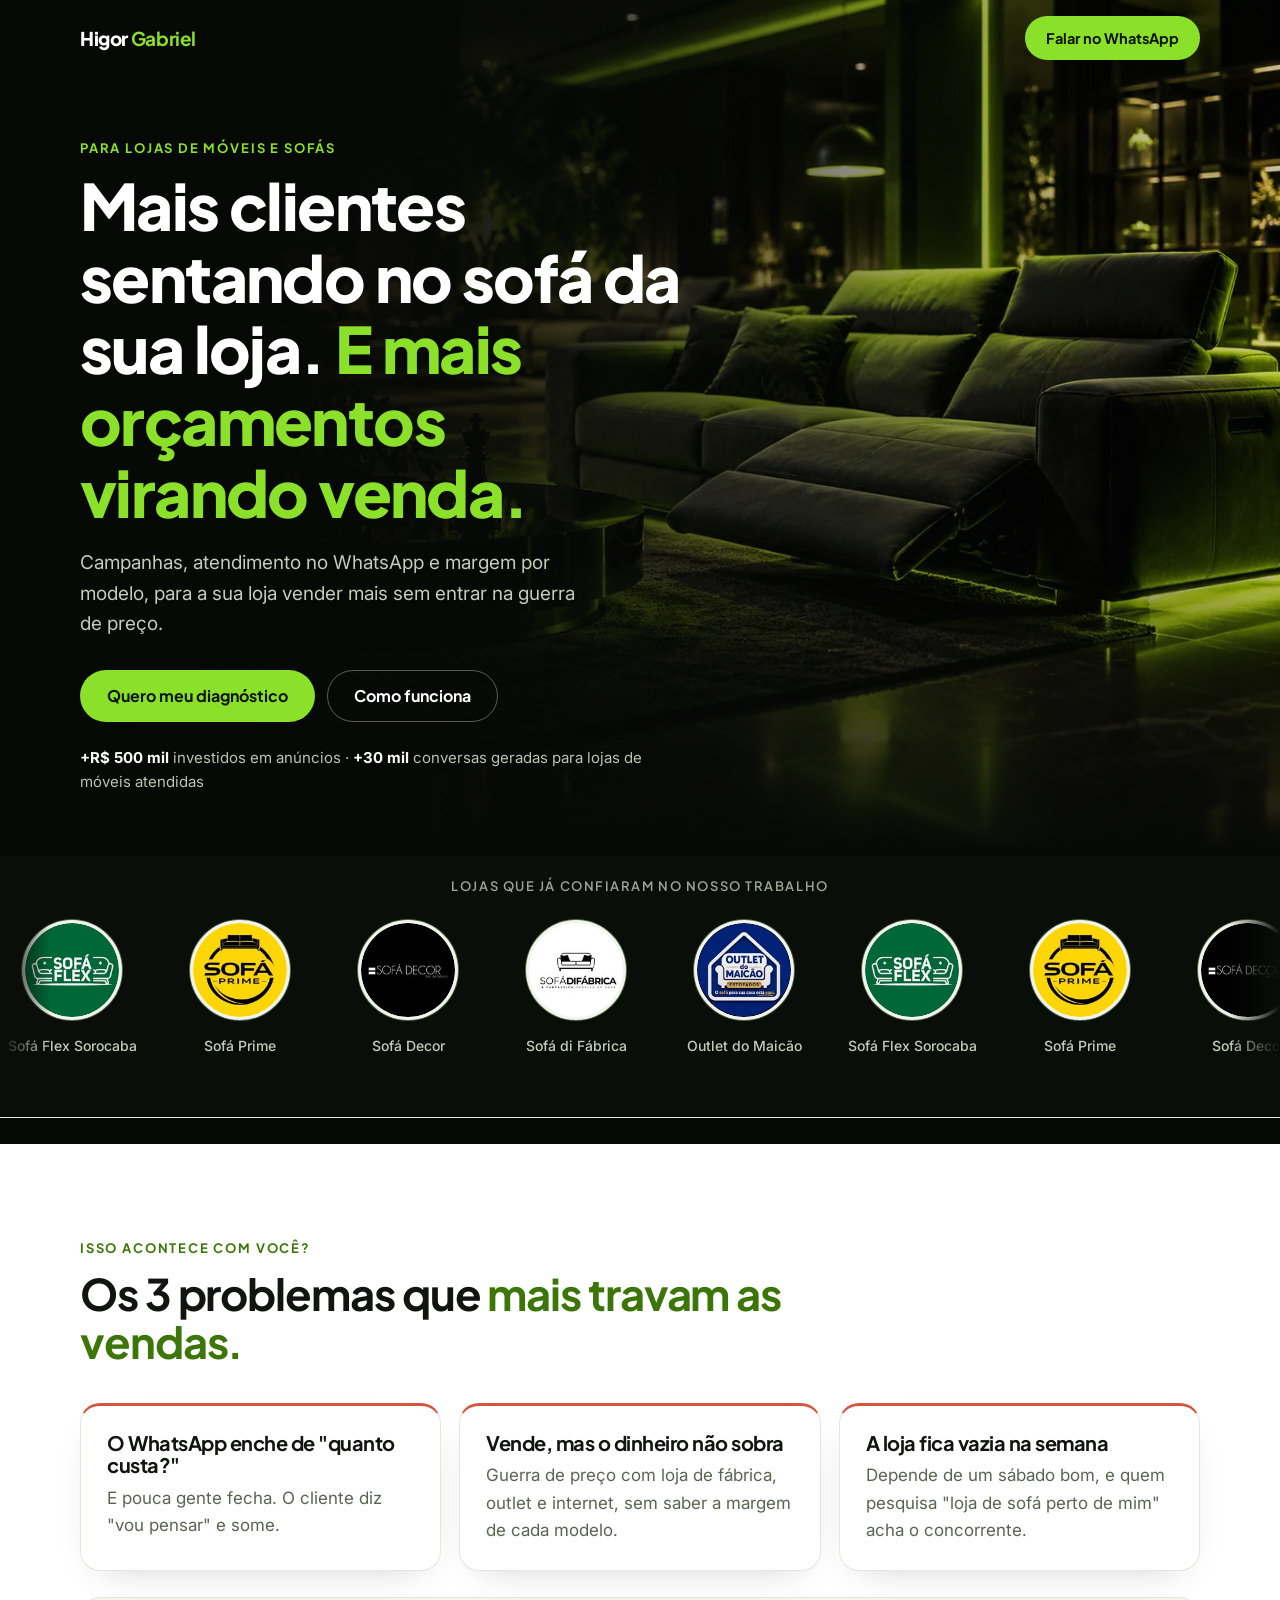
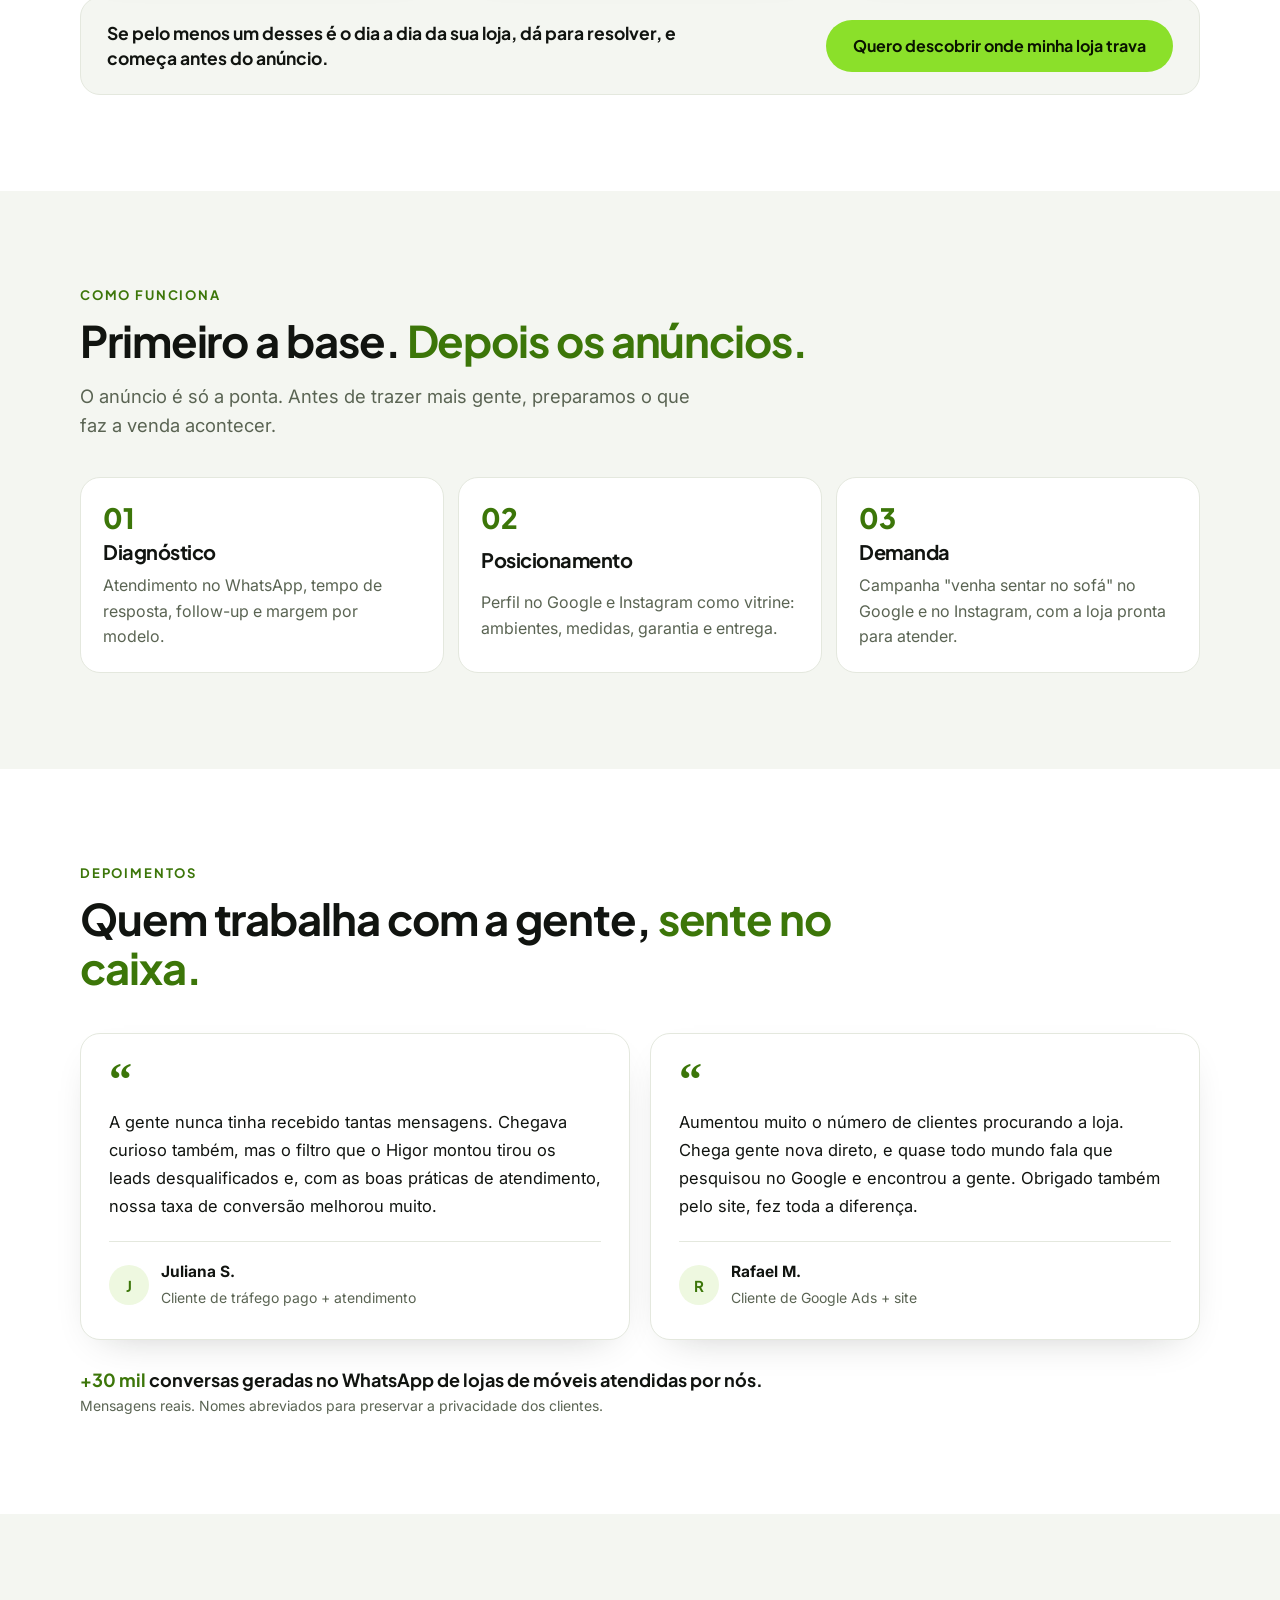
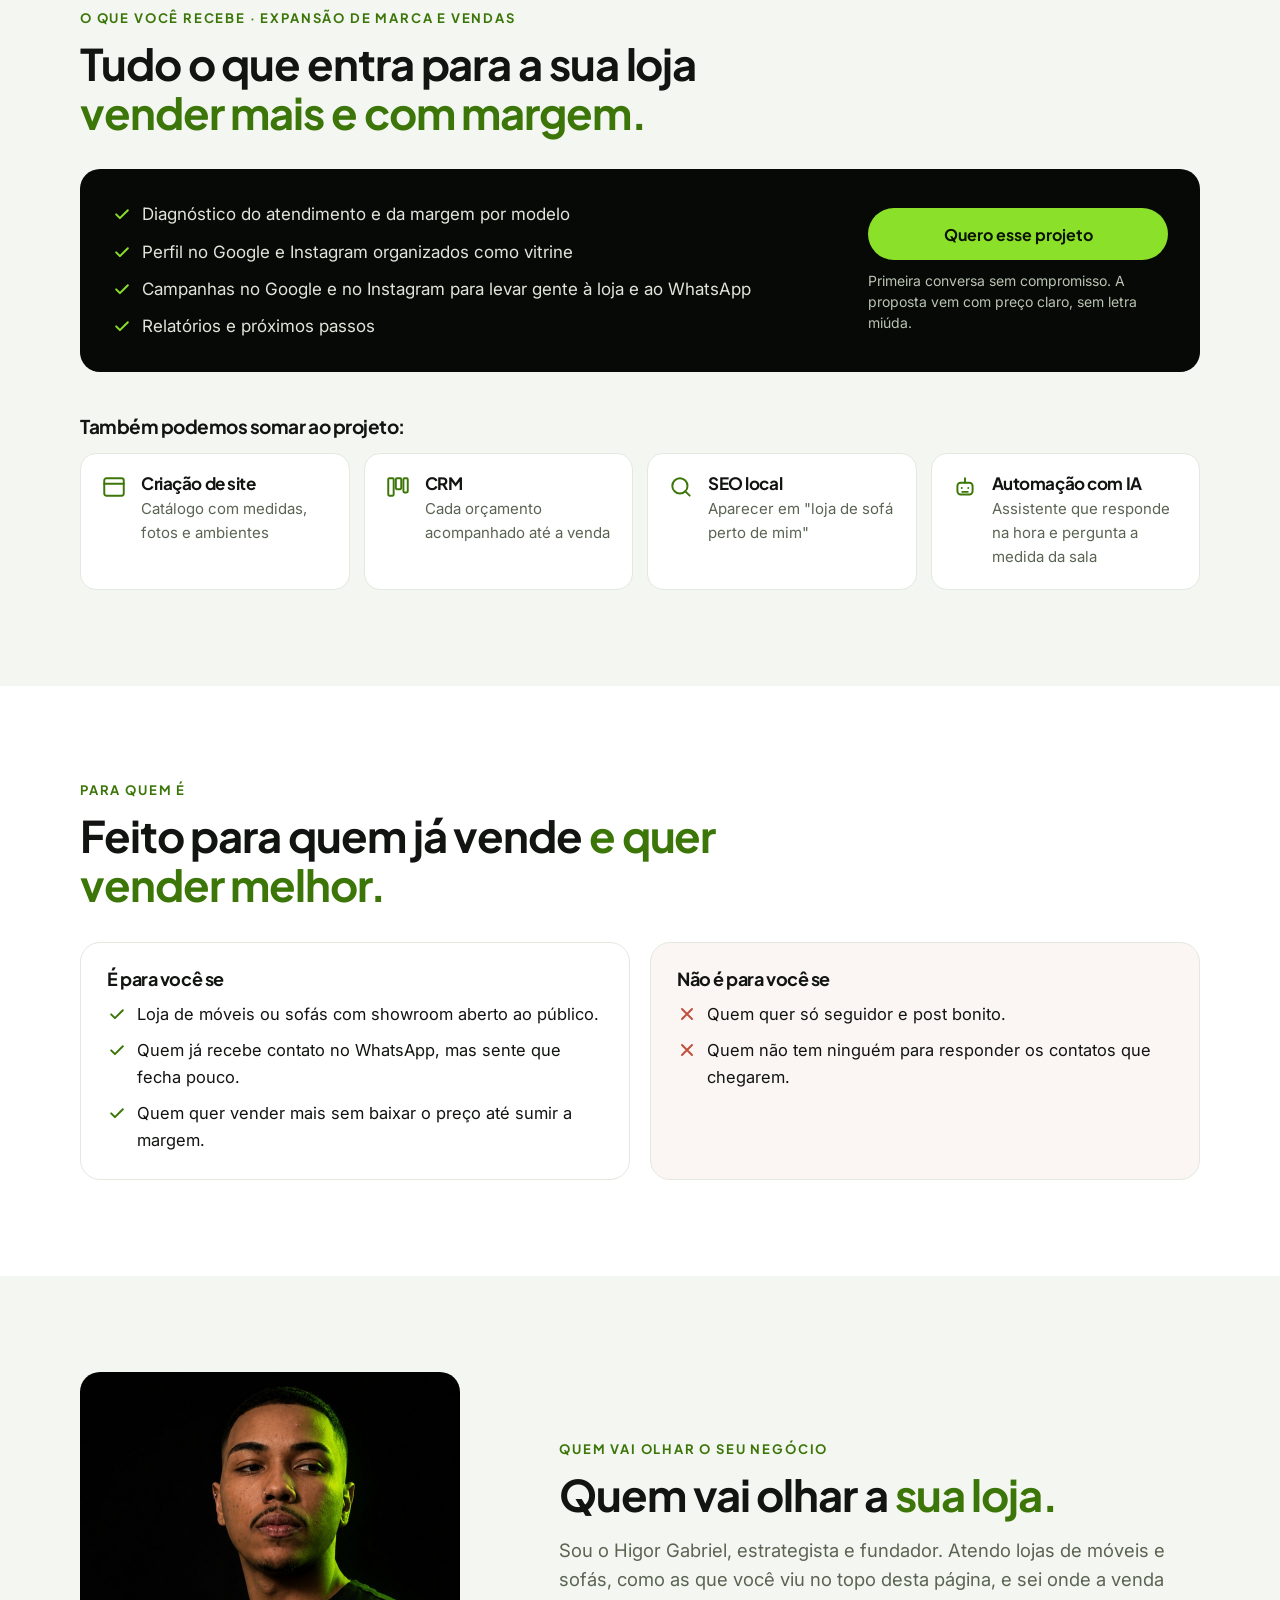
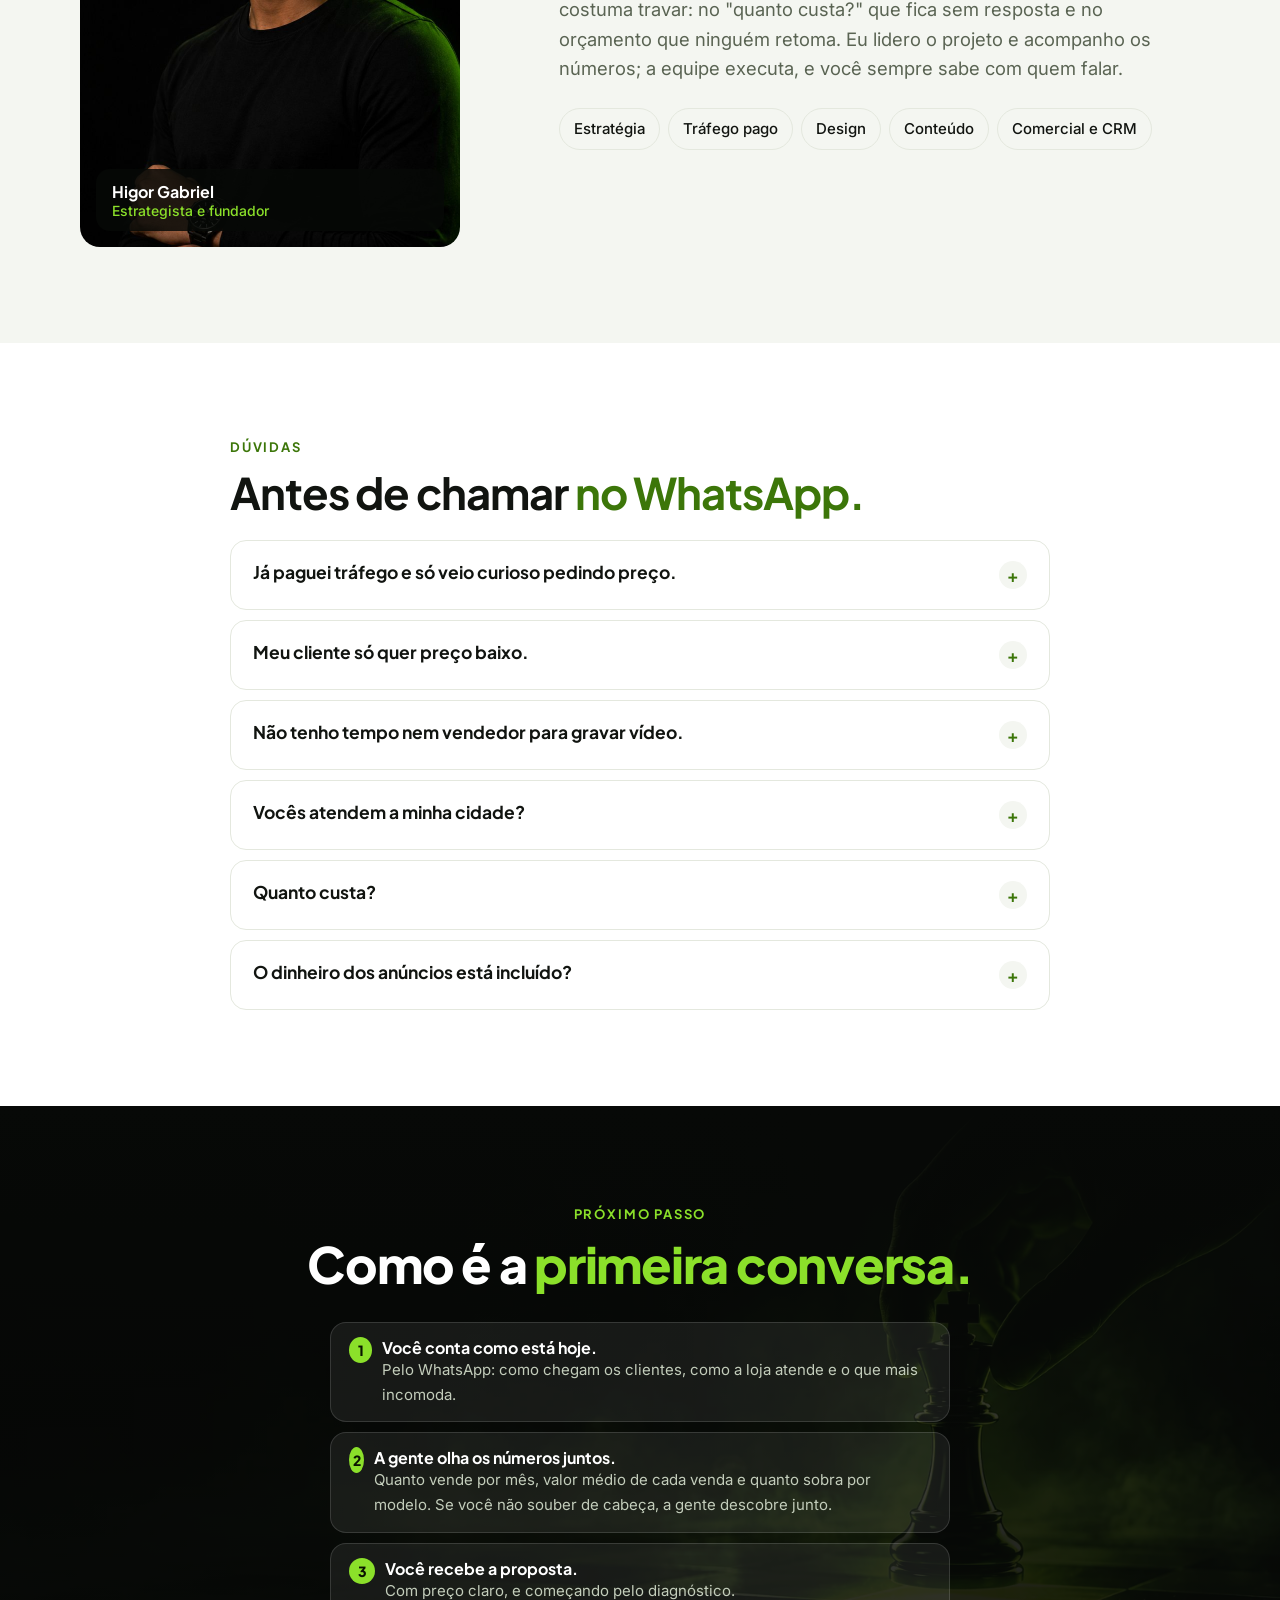
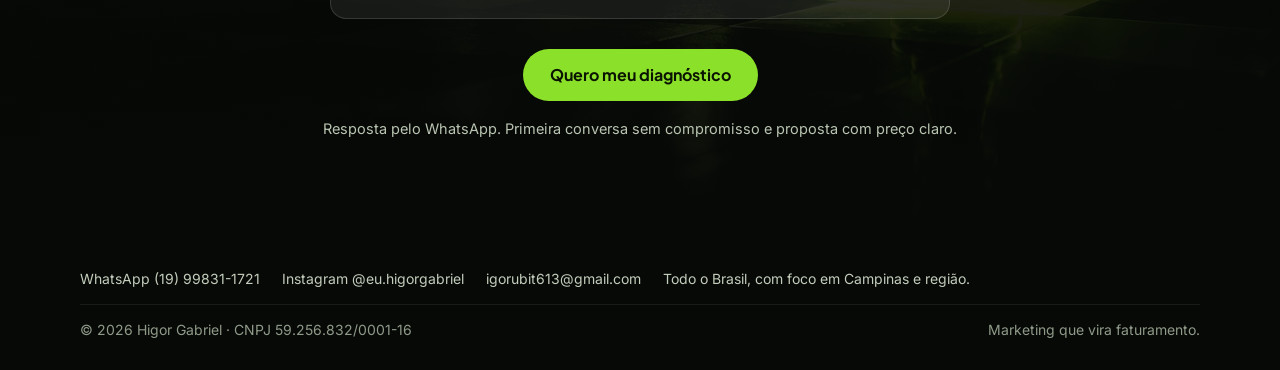
<file: lojas-de-moveis.html>
<!doctype html>
<html lang="pt-BR"><head><meta charset="utf-8"><meta name="viewport" content="width=device-width,initial-scale=1">
<title>Marketing para lojas de móveis e sofás | Higor Gabriel</title><meta name="description" content="Assessoria de marketing e vendas para lojas de móveis e sofás: campanhas no Google e Instagram, atendimento no WhatsApp e margem por modelo.">
<link rel="canonical" href="https://higor-gabriel.vercel.app/lojas-de-moveis"><meta property="og:url" content="https://higor-gabriel.vercel.app/lojas-de-moveis"><meta property="og:type" content="website"><meta property="og:locale" content="pt_BR">
<meta property="og:title" content="Marketing para lojas de móveis e sofás | Higor Gabriel"><meta property="og:description" content="Assessoria de marketing e vendas para lojas de móveis e sofás: campanhas no Google e Instagram, atendimento no WhatsApp e margem por modelo."><meta property="og:image" content="https://higor-gabriel.vercel.app/img/nicho-moveleiro.webp"><meta name="twitter:card" content="summary_large_image">
<link rel="icon" href="img/favicon.svg" type="image/svg+xml"><meta name="theme-color" content="#070907">
<link rel="preconnect" href="https://fonts.googleapis.com"><link rel="preconnect" href="https://fonts.gstatic.com" crossorigin>
<link rel="stylesheet" href="https://fonts.googleapis.com/css2?family=Plus+Jakarta+Sans:wght@500;600;700;800&family=Inter:wght@400;500;600&display=swap">
<link rel="stylesheet" href="assets/clients.css?v=3"><link rel="stylesheet" href="assets/v3.css?v=3"><link rel="stylesheet" href="assets/nicho.css?v=2">
<script src="assets/home.js?v=7" defer></script><script src="assets/clients.js?v=2" defer></script><script src="assets/nicho.js?v=1" defer></script>
</head>
<body class="nicho">
<header class="nh"><div class="w"><span class="logo">Higor <b>Gabriel</b></span><a class="btn btn-p sm" href="https://wa.me/5519998311721?text=Oi%20Higor%2C%20tenho%20uma%20loja%20de%20m%C3%B3veis%20e%20quero%20vender%20mais." target="_blank" rel="noopener">Falar no WhatsApp</a></div></header>
<main id="conteudo">
<section class="hero nicho-hero">
  <div class="hero-art-stage" aria-hidden="true"><picture><source media="(max-width:760px)" srcset="img/nicho-moveleiro-960.webp"><img src="img/nicho-moveleiro.webp" alt="" width="1672" height="941" fetchpriority="high"></picture></div>
  <div class="hero-shade"></div>
  <div class="w"><div class="hero-copy">
    <span class="eyebrow">Para lojas de móveis e sofás</span>
    <h1>Mais clientes sentando no sofá da sua loja. <em>E mais orçamentos virando venda.</em></h1>
    <p class="lead">Campanhas, atendimento no WhatsApp e margem por modelo, para a sua loja vender mais sem entrar na guerra de preço.</p>
    <div class="ctas"><a class="btn btn-p" href="https://wa.me/5519998311721?text=Oi%20Higor%2C%20tenho%20uma%20loja%20de%20m%C3%B3veis%20e%20quero%20vender%20mais." target="_blank" rel="noopener">Quero meu diagnóstico</a><a class="btn btn-s" href="#como">Como funciona</a></div>
    <p class="hero-proof"><b>+R$ 500 mil</b> investidos em anúncios · <b>+30 mil</b> conversas geradas para lojas de móveis atendidas</p>
  </div></div>
</section>
<section class="clients-band"><div class="hero-clients client-section" aria-labelledby="t-cli"><span class="lbl" id="t-cli">Lojas que já confiaram no nosso trabalho</span><div class="client-viewport"><div class="client-track"><ul class="client-list" aria-label="Lojas que já confiaram no nosso trabalho"><li><a class="client-brand" href="https://www.instagram.com/sofaflex_sorocaba/" target="_blank" rel="noopener noreferrer" aria-label="Sofá Flex Sorocaba — ver Instagram (abre em nova aba)"><span class="client-logo"><img src="img/clientes/sofaflex_sorocaba.jpg" alt="" width="150" height="150" loading="lazy" decoding="async"></span><span class="client-name">Sofá Flex Sorocaba</span></a></li><li><a class="client-brand" href="https://www.instagram.com/sofaprimebr/" target="_blank" rel="noopener noreferrer" aria-label="Sofá Prime — ver Instagram (abre em nova aba)"><span class="client-logo"><img src="img/clientes/sofaprimebr.jpg" alt="" width="150" height="150" loading="lazy" decoding="async"></span><span class="client-name">Sofá Prime</span></a></li><li><a class="client-brand" href="https://www.instagram.com/sofadecor_/" target="_blank" rel="noopener noreferrer" aria-label="Sofá Decor — ver Instagram (abre em nova aba)"><span class="client-logo"><img src="img/clientes/sofadecor.jpg" alt="" width="150" height="150" loading="lazy" decoding="async"></span><span class="client-name">Sofá Decor</span></a></li><li><a class="client-brand" href="https://www.instagram.com/sofadifabrica/" target="_blank" rel="noopener noreferrer" aria-label="Sofá di Fábrica — ver Instagram (abre em nova aba)"><span class="client-logo"><img src="img/clientes/sofadifabrica.jpg" alt="" width="150" height="150" loading="lazy" decoding="async"></span><span class="client-name">Sofá di Fábrica</span></a></li><li><a class="client-brand" href="https://www.instagram.com/outlet.domaicao_02/" target="_blank" rel="noopener noreferrer" aria-label="Outlet do Maicão — ver Instagram (abre em nova aba)"><span class="client-logo"><img src="img/clientes/outlet-domaicao_02.jpg" alt="" width="150" height="150" loading="lazy" decoding="async"></span><span class="client-name">Outlet do Maicão</span></a></li></ul></div></div></div></section>

<section class="sec"><div class="w">
  <span class="eyebrow">Isso acontece com você?</span>
  <h2 class="h2">Os 3 problemas que <em>mais travam as vendas.</em></h2>
  <div class="dores"><article class="dor reveal"><h3>O WhatsApp enche de "quanto custa?"</h3><p>E pouca gente fecha. O cliente diz "vou pensar" e some.</p></article><article class="dor reveal"><h3>Vende, mas o dinheiro não sobra</h3><p>Guerra de preço com loja de fábrica, outlet e internet, sem saber a margem de cada modelo.</p></article><article class="dor reveal"><h3>A loja fica vazia na semana</h3><p>Depende de um sábado bom, e quem pesquisa "loja de sofá perto de mim" acha o concorrente.</p></article></div>
  <div class="dor-cta reveal"><p>Se pelo menos um desses é o dia a dia da sua loja, dá para resolver, e começa antes do anúncio.</p><a class="btn btn-p" href="https://wa.me/5519998311721?text=Oi%20Higor%2C%20tenho%20uma%20loja%20de%20m%C3%B3veis%20e%20quero%20vender%20mais." target="_blank" rel="noopener">Quero descobrir onde minha loja trava</a></div>
</div></section>

<section class="sec alt" id="como"><div class="w">
  <span class="eyebrow">Como funciona</span>
  <h2 class="h2">Primeiro a base. <em>Depois os anúncios.</em></h2>
  <p class="lead">O anúncio é só a ponta. Antes de trazer mais gente, preparamos o que faz a venda acontecer.</p>
  <ol class="steps nicho-steps"><li class="reveal"><span class="n">01</span><h3>Diagnóstico</h3><p>Atendimento no WhatsApp, tempo de resposta, follow-up e margem por modelo.</p></li><li class="reveal"><span class="n">02</span><h3>Posicionamento</h3><p>Perfil no Google e Instagram como vitrine: ambientes, medidas, garantia e entrega.</p></li><li class="reveal"><span class="n">03</span><h3>Demanda</h3><p>Campanha "venha sentar no sofá" no Google e no Instagram, com a loja pronta para atender.</p></li></ol>
</div></section>

<section class="sec"><div class="w">
  <span class="eyebrow">Depoimentos</span>
  <h2 class="h2">Quem trabalha com a gente, <em>sente no caixa.</em></h2>
  <div class="depo n2"><figure class="reveal"><blockquote>A gente nunca tinha recebido tantas mensagens. Chegava curioso também, mas o filtro que o Higor montou tirou os leads desqualificados e, com as boas práticas de atendimento, nossa taxa de conversão melhorou muito.</blockquote><figcaption><span class="av">J</span><div><strong>Juliana S.</strong><small>Cliente de tráfego pago + atendimento</small></div></figcaption></figure><figure class="reveal"><blockquote>Aumentou muito o número de clientes procurando a loja. Chega gente nova direto, e quase todo mundo fala que pesquisou no Google e encontrou a gente. Obrigado também pelo site, fez toda a diferença.</blockquote><figcaption><span class="av">R</span><div><strong>Rafael M.</strong><small>Cliente de Google Ads + site</small></div></figcaption></figure></div>
  <div class="depo-foot"><div><p class="big"><b>+30 mil</b> conversas geradas no WhatsApp de lojas de móveis atendidas por nós.</p><small>Mensagens reais. Nomes abreviados para preservar a privacidade dos clientes.</small></div></div>
</div></section>

<section class="sec alt"><div class="w">
  <span class="eyebrow">O que você recebe · Expansão de Marca e Vendas</span>
  <h2 class="h2">Tudo o que entra para a sua loja <em>vender mais e com margem.</em></h2>
  <div class="oferta reveal"><ul><li><svg aria-hidden="true" viewBox="0 0 24 24"><path d="M5 12.5l4.5 4.5L19 7.5"/></svg>Diagnóstico do atendimento e da margem por modelo</li><li><svg aria-hidden="true" viewBox="0 0 24 24"><path d="M5 12.5l4.5 4.5L19 7.5"/></svg>Perfil no Google e Instagram organizados como vitrine</li><li><svg aria-hidden="true" viewBox="0 0 24 24"><path d="M5 12.5l4.5 4.5L19 7.5"/></svg>Campanhas no Google e no Instagram para levar gente à loja e ao WhatsApp</li><li><svg aria-hidden="true" viewBox="0 0 24 24"><path d="M5 12.5l4.5 4.5L19 7.5"/></svg>Relatórios e próximos passos</li></ul><div class="oferta-cta"><a class="btn btn-p" href="https://wa.me/5519998311721?text=Oi%20Higor%2C%20tenho%20uma%20loja%20de%20m%C3%B3veis%20e%20quero%20vender%20mais." target="_blank" rel="noopener">Quero esse projeto</a><small>Primeira conversa sem compromisso. A proposta vem com preço claro, sem letra miúda.</small></div></div>
  <h3 class="comp-t">Também podemos somar ao projeto:</h3>
  <div class="comps"><div class="comp reveal"><svg aria-hidden="true" viewBox="0 0 24 24"><rect x="3" y="4" width="18" height="16" rx="2"/><path d="M3 9h18"/></svg><div><h3>Criação de site</h3><p>Catálogo com medidas, fotos e ambientes</p></div></div><div class="comp reveal"><svg aria-hidden="true" viewBox="0 0 24 24"><rect x="3" y="4" width="5" height="16" rx="1"/><rect x="10" y="4" width="5" height="10" rx="1"/><rect x="17" y="4" width="4" height="13" rx="1"/></svg><div><h3>CRM</h3><p>Cada orçamento acompanhado até a venda</p></div></div><div class="comp reveal"><svg aria-hidden="true" viewBox="0 0 24 24"><circle cx="11" cy="11" r="7"/><path d="M20 20l-4-4"/></svg><div><h3>SEO local</h3><p>Aparecer em "loja de sofá perto de mim"</p></div></div><div class="comp reveal"><svg aria-hidden="true" viewBox="0 0 24 24"><rect x="5" y="8" width="14" height="11" rx="3"/><path d="M12 4v4M9 13h.01M15 13h.01M9.5 16.5h5"/></svg><div><h3>Automação com IA</h3><p>Assistente que responde na hora e pergunta a medida da sala</p></div></div></div>
</div></section>

<section class="sec"><div class="w">
  <span class="eyebrow">Para quem é</span>
  <h2 class="h2">Feito para quem já vende <em>e quer vender melhor.</em></h2>
  <div class="pq"><div class="pq-sim reveal"><h3>É para você se</h3><ul><li><svg aria-hidden="true" viewBox="0 0 24 24"><path d="M5 12.5l4.5 4.5L19 7.5"/></svg>Loja de móveis ou sofás com showroom aberto ao público.</li><li><svg aria-hidden="true" viewBox="0 0 24 24"><path d="M5 12.5l4.5 4.5L19 7.5"/></svg>Quem já recebe contato no WhatsApp, mas sente que fecha pouco.</li><li><svg aria-hidden="true" viewBox="0 0 24 24"><path d="M5 12.5l4.5 4.5L19 7.5"/></svg>Quem quer vender mais sem baixar o preço até sumir a margem.</li></ul></div><div class="pq-nao reveal"><h3>Não é para você se</h3><ul><li><svg aria-hidden="true" viewBox="0 0 24 24"><path d="M6 6l12 12M18 6L6 18"/></svg>Quem quer só seguidor e post bonito.</li><li><svg aria-hidden="true" viewBox="0 0 24 24"><path d="M6 6l12 12M18 6L6 18"/></svg>Quem não tem ninguém para responder os contatos que chegarem.</li></ul></div></div>
</div></section>

<section class="sec alt"><div class="w quem">
  <div class="foto reveal"><img src="img/higor-hero.jpg" alt="Higor Gabriel, estrategista e fundador" loading="lazy"><span>Higor Gabriel<small>Estrategista e fundador</small></span></div>
  <div class="reveal"><span class="eyebrow">Quem vai olhar o seu negócio</span><h2 class="h2">Quem vai olhar a <em>sua loja.</em></h2><p class="lead">Sou o Higor Gabriel, estrategista e fundador. Atendo lojas de móveis e sofás, como as que você viu no topo desta página, e sei onde a venda costuma travar: no "quanto custa?" que fica sem resposta e no orçamento que ninguém retoma. Eu lidero o projeto e acompanho os números; a equipe executa, e você sempre sabe com quem falar.</p>
    <div class="chips"><span>Estratégia</span><span>Tráfego pago</span><span>Design</span><span>Conteúdo</span><span>Comercial e CRM</span></div></div>
</div></section>

<section class="sec"><div class="w faq">
  <span class="eyebrow">Dúvidas</span>
  <h2 class="h2">Antes de chamar <em>no WhatsApp.</em></h2>
  <details><summary>Já paguei tráfego e só veio curioso pedindo preço.<span aria-hidden="true">+</span></summary><p>O problema costuma estar depois do clique. Começamos pelo atendimento e pela oferta, para que o contato que chega tenha motivo para comprar.</p></details><details><summary>Meu cliente só quer preço baixo.<span aria-hidden="true">+</span></summary><p>Quem compra sofá também compra conforto, densidade, garantia e entrega. Trabalhamos o valor percebido e ofertas que não destroem a margem.</p></details><details><summary>Não tenho tempo nem vendedor para gravar vídeo.<span aria-hidden="true">+</span></summary><p>Vídeo de celular com o próprio vendedor, roteiro pronto e poucos minutos por dia. A gente organiza a rotina.</p></details><details><summary>Vocês atendem a minha cidade?<span aria-hidden="true">+</span></summary><p>Sim. Atendemos empresas de todo o Brasil, com foco em Campinas e região. O trabalho é acompanhado online, com reuniões e relatórios.</p></details><details><summary>Quanto custa?<span aria-hidden="true">+</span></summary><p>Depende do tamanho da empresa e do escopo. Na primeira conversa entendemos o seu negócio e mandamos uma proposta com preço claro.</p></details><details><summary>O dinheiro dos anúncios está incluído?<span aria-hidden="true">+</span></summary><p>Não. A verba dos anúncios é paga direto à Meta e/ou ao Google. O projeto cobre a estratégia e a gestão.</p></details>
</div></section>

<section class="final"><div class="bg" aria-hidden="true"></div><div class="w">
  <span class="eyebrow">Próximo passo</span>
  <h2>Como é a <em>primeira conversa.</em></h2>
  <ol class="conversa"><li><b>1</b><div><strong>Você conta como está hoje.</strong><span>Pelo WhatsApp: como chegam os clientes, como a loja atende e o que mais incomoda.</span></div></li><li><b>2</b><div><strong>A gente olha os números juntos.</strong><span>Quanto vende por mês, valor médio de cada venda e quanto sobra por modelo. Se você não souber de cabeça, a gente descobre junto.</span></div></li><li><b>3</b><div><strong>Você recebe a proposta.</strong><span>Com preço claro, e começando pelo diagnóstico.</span></div></li></ol>
  <a class="btn btn-p" href="https://wa.me/5519998311721?text=Oi%20Higor%2C%20tenho%20uma%20loja%20de%20m%C3%B3veis%20e%20quero%20vender%20mais." target="_blank" rel="noopener">Quero meu diagnóstico</a>
  <small>Resposta pelo WhatsApp. Primeira conversa sem compromisso e proposta com preço claro.</small>
</div></section>
</main>
<footer class="nf"><div class="w">
  <div class="nf-cont"><a href="https://wa.me/5519998311721?text=Oi%20Higor%2C%20tenho%20uma%20loja%20de%20m%C3%B3veis%20e%20quero%20vender%20mais." target="_blank" rel="noopener">WhatsApp (19) 99831-1721</a><a href="https://instagram.com/eu.higorgabriel" target="_blank" rel="noopener">Instagram @eu.higorgabriel</a><a href="mailto:igorubit613@gmail.com">igorubit613@gmail.com</a><span>Todo o Brasil, com foco em Campinas e região.</span></div>
  <div class="nf-leg"><span>© 2026 Higor Gabriel · CNPJ 59.256.832/0001-16</span><span>Marketing que vira faturamento.</span></div>
</div></footer>
<a class="nwa" href="https://wa.me/5519998311721?text=Oi%20Higor%2C%20tenho%20uma%20loja%20de%20m%C3%B3veis%20e%20quero%20vender%20mais." target="_blank" rel="noopener" aria-label="Conversar no WhatsApp"><svg aria-hidden="true" viewBox="0 0 32 32"><path d="M16 0C7.2 0 0 7.2 0 16c0 3.1.9 6 2.4 8.4L.8 31.5l7.2-1.9A16 16 0 0016 32c8.8 0 16-7.2 16-16S24.8 0 16 0zm9.4 22.6c-.4 1.1-1.9 2-3.2 2.3-.8.2-1.9.3-5.6-1.2-4.7-2-7.8-6.8-8-7.1-.2-.3-1.9-2.5-1.9-4.9 0-2.3 1.2-3.4 1.6-3.9.4-.4 1-.6 1.5-.6h.5c.4 0 .7 0 1 .7.4.9 1.2 3 1.4 3.3.1.2.2.5.1.8-.1.3-.3.5-.5.7l-.6.7c-.2.2-.4.5-.2.9.3.4 1.1 1.9 2.4 3 1.7 1.5 3.1 2 3.5 2.2.4.2.8.1 1.1-.2.3-.4.7-1 1.2-1.6.3-.4.7-.5 1.1-.3.4.1 2.5 1.2 3 1.4.4.2.7.3.8.5.1.2.1 1-.3 2.1z"/></svg></a>
</body></html>
</file>
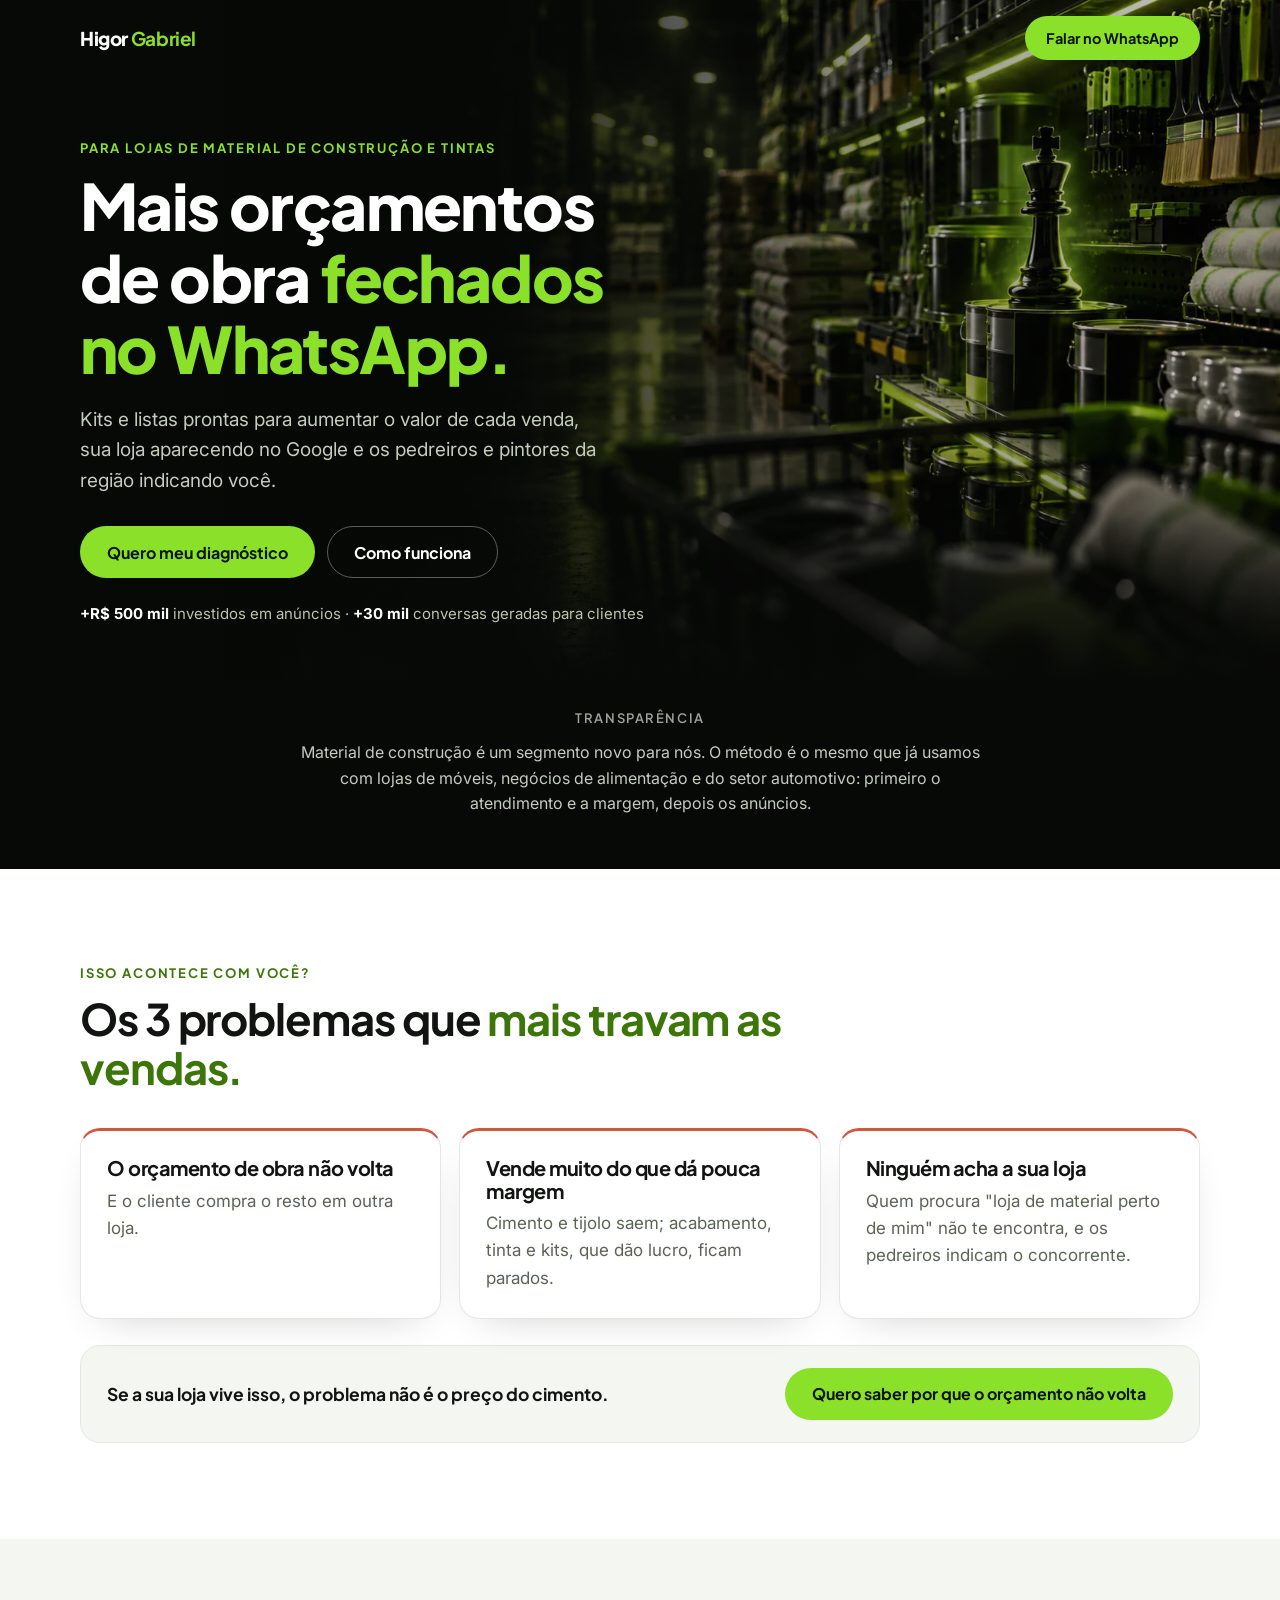
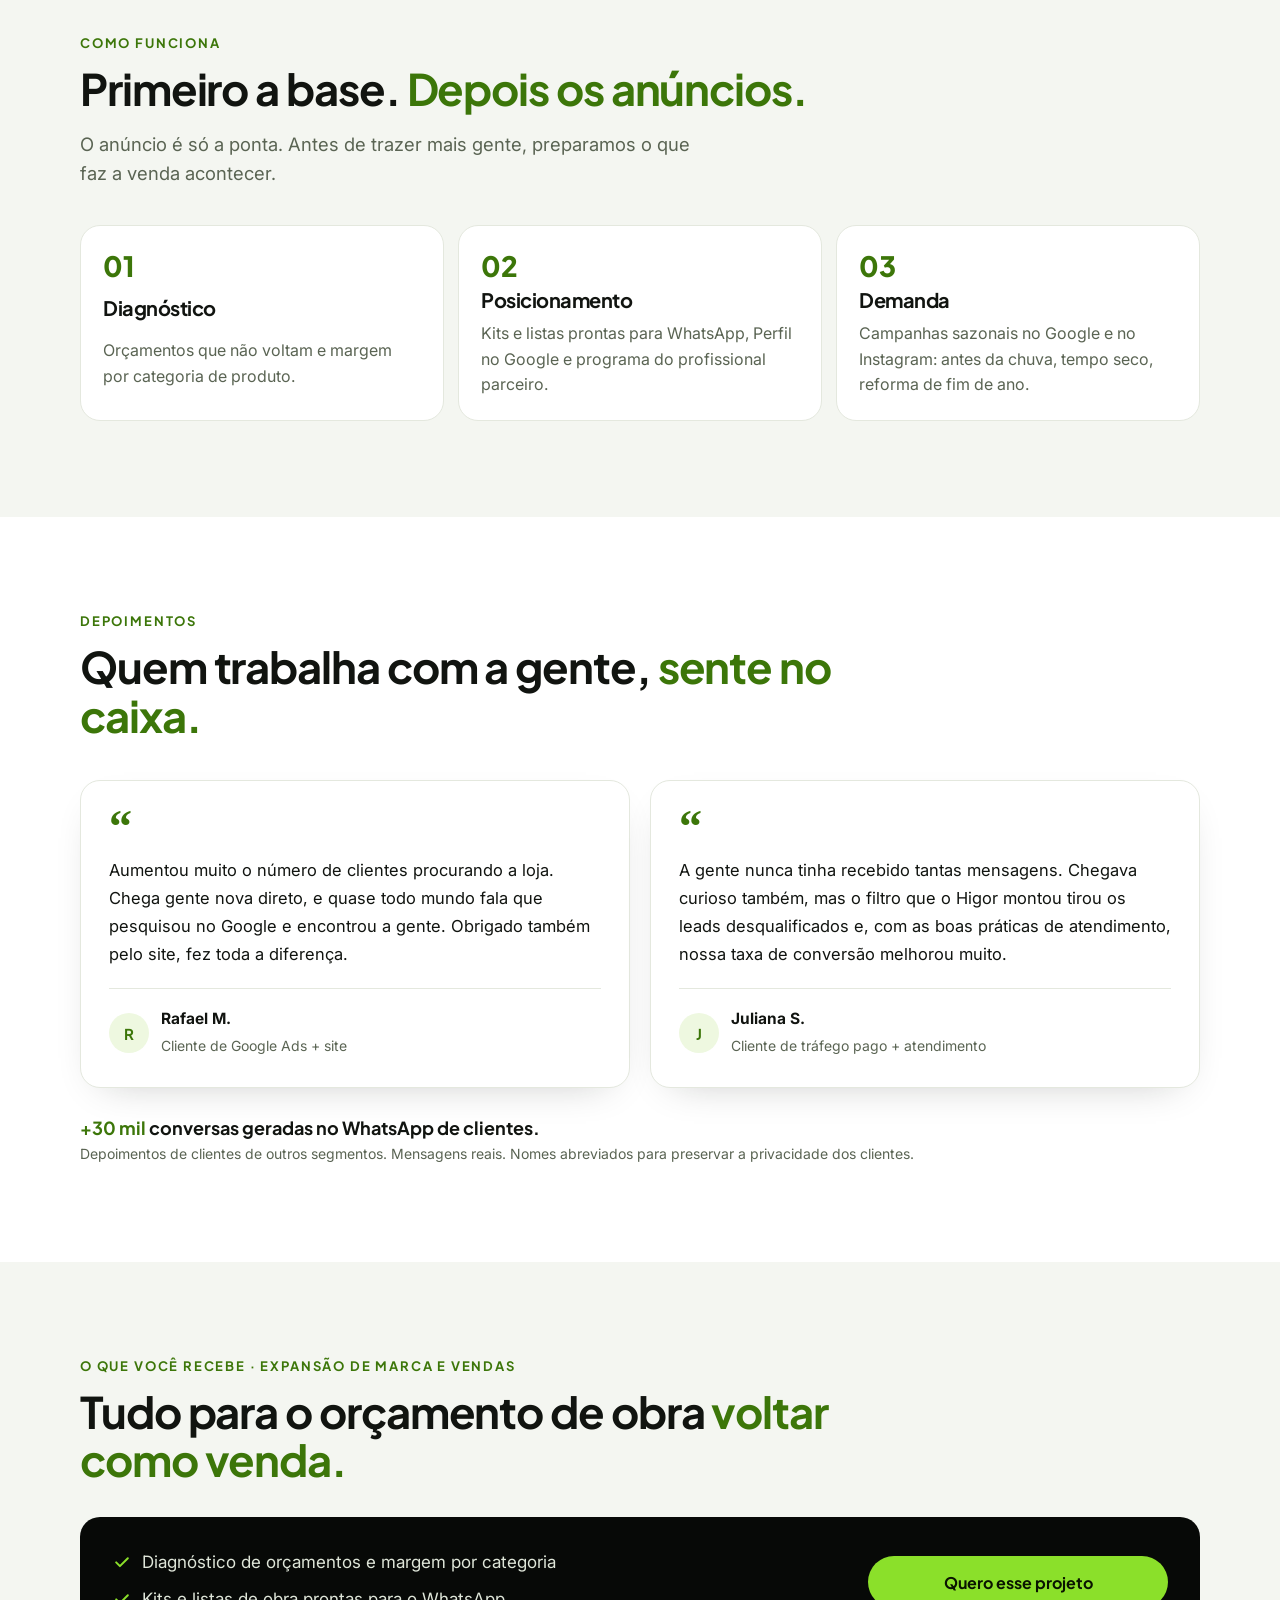
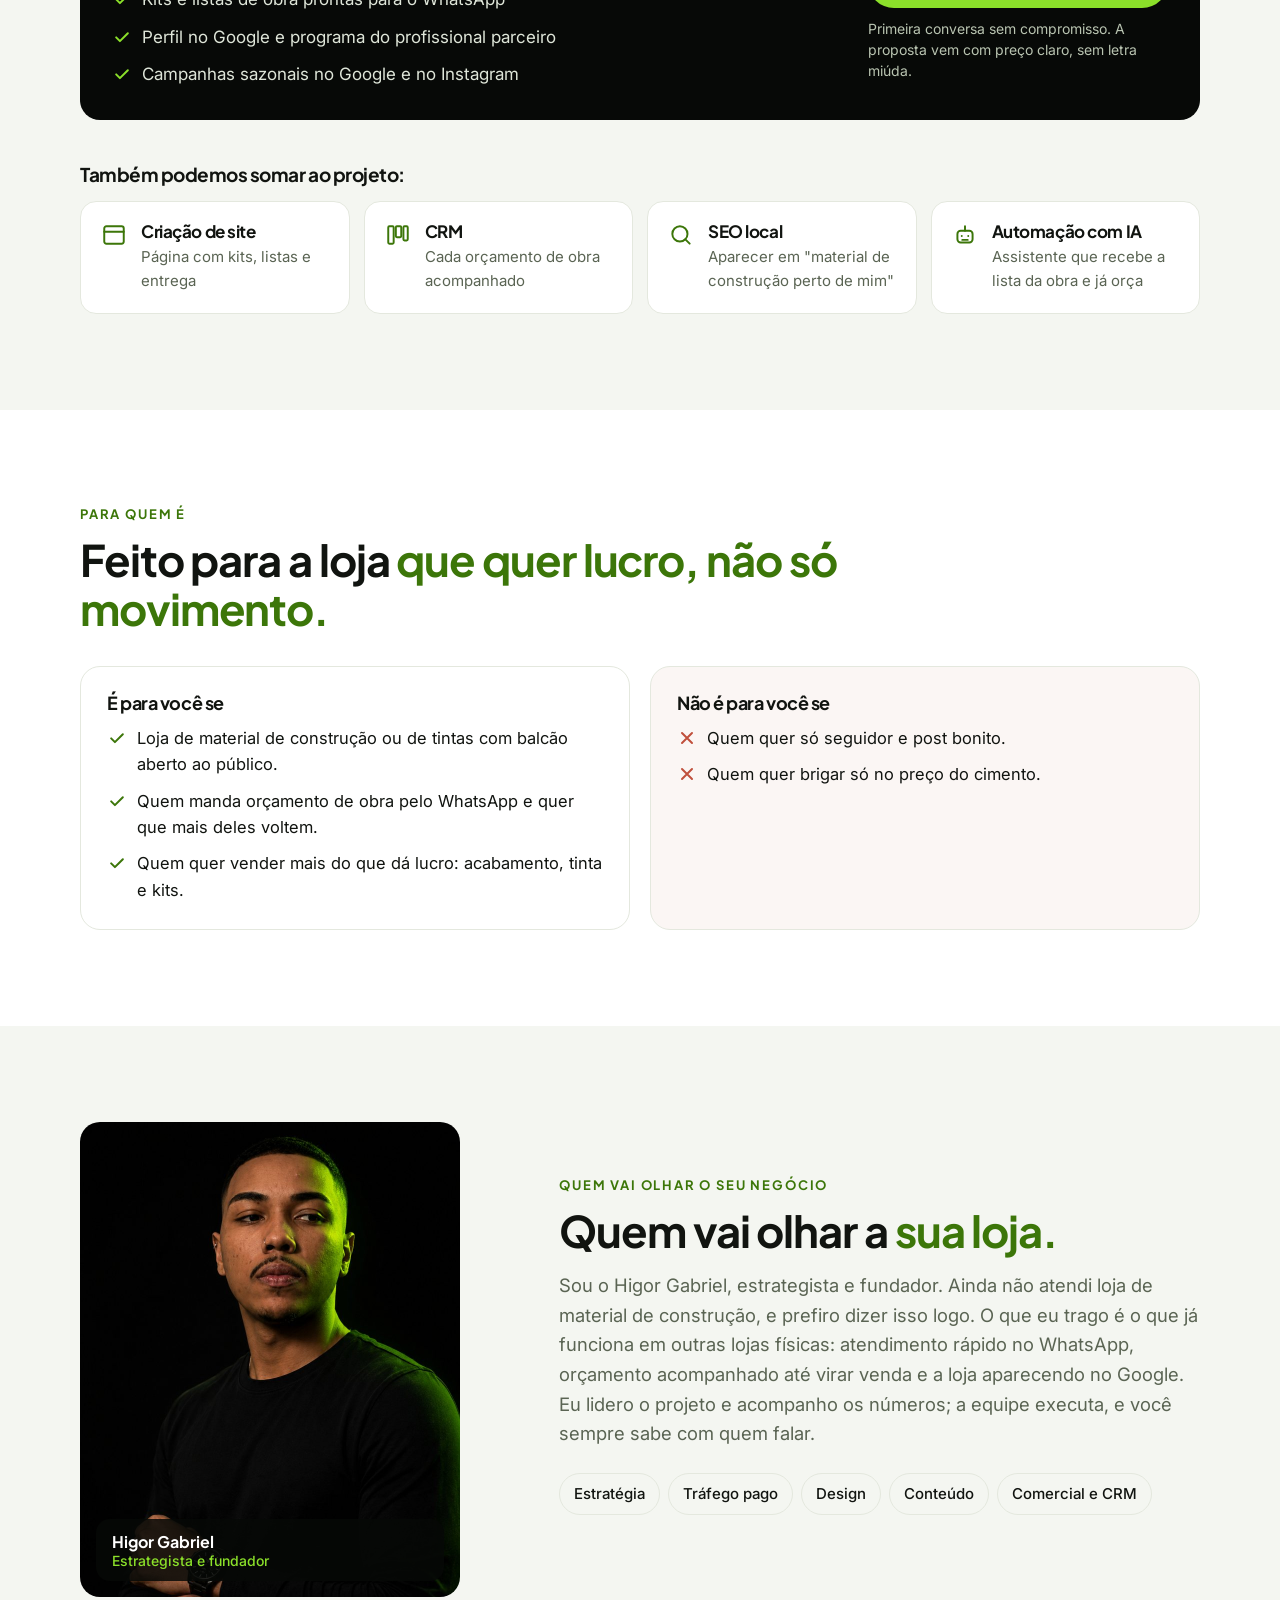
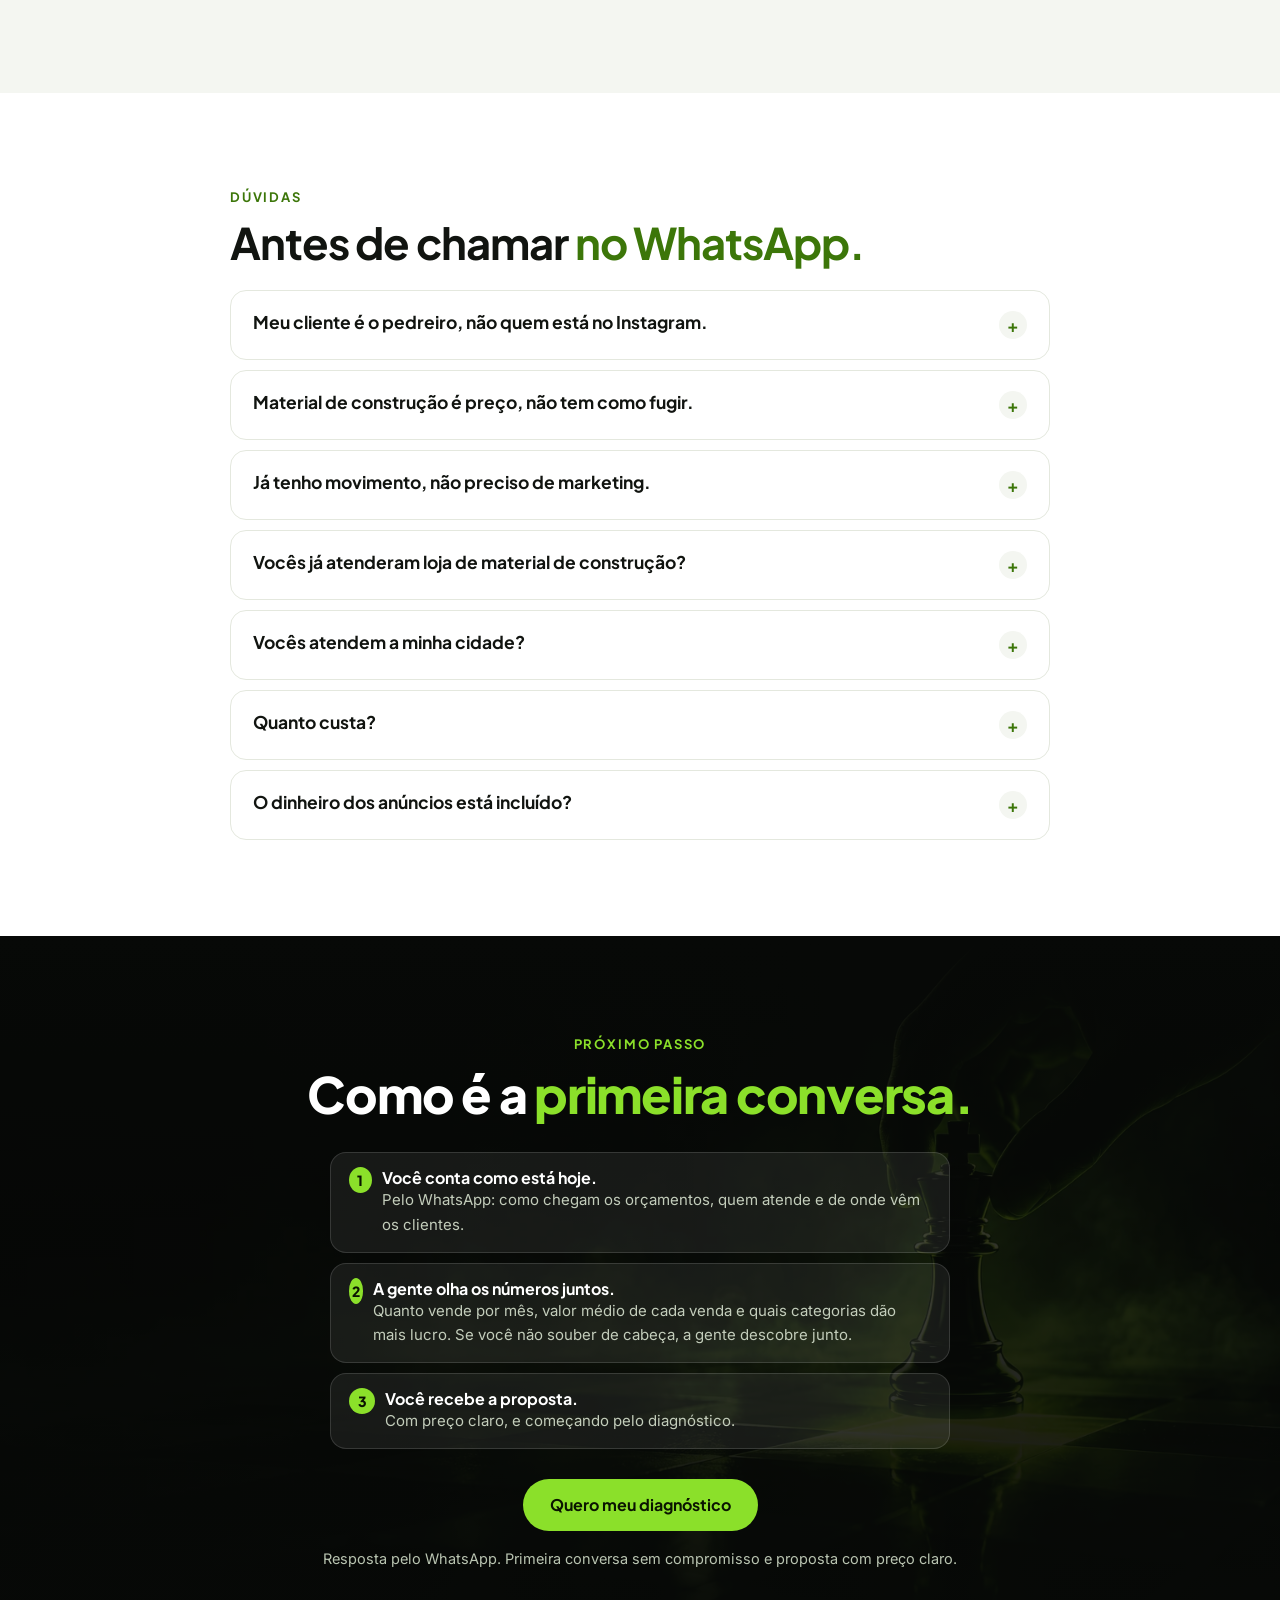
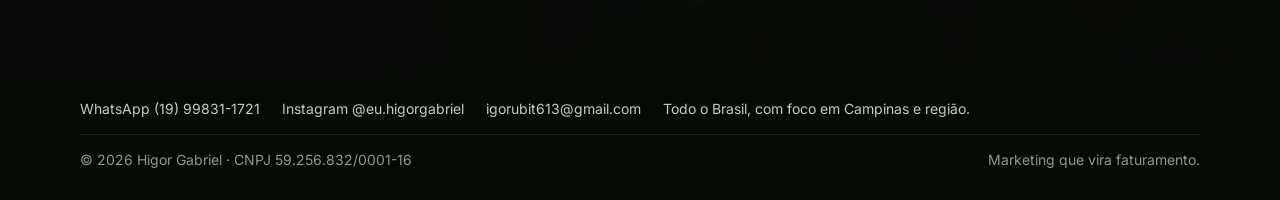
<file: material-de-construcao.html>
<!doctype html>
<html lang="pt-BR"><head><meta charset="utf-8"><meta name="viewport" content="width=device-width,initial-scale=1">
<title>Marketing para lojas de material de construção | Higor Gabriel</title><meta name="description" content="Assessoria de marketing e vendas para lojas de material de construção: orçamentos de obra no WhatsApp, kits, Google e programa de profissional parceiro.">
<link rel="canonical" href="https://higor-gabriel.vercel.app/material-de-construcao"><meta property="og:url" content="https://higor-gabriel.vercel.app/material-de-construcao"><meta property="og:type" content="website"><meta property="og:locale" content="pt_BR">
<meta property="og:title" content="Marketing para lojas de material de construção | Higor Gabriel"><meta property="og:description" content="Assessoria de marketing e vendas para lojas de material de construção: orçamentos de obra no WhatsApp, kits, Google e programa de profissional parceiro."><meta property="og:image" content="https://higor-gabriel.vercel.app/img/nicho-construcao.webp"><meta name="twitter:card" content="summary_large_image">
<link rel="icon" href="img/favicon.svg" type="image/svg+xml"><meta name="theme-color" content="#070907">
<link rel="preconnect" href="https://fonts.googleapis.com"><link rel="preconnect" href="https://fonts.gstatic.com" crossorigin>
<link rel="stylesheet" href="https://fonts.googleapis.com/css2?family=Plus+Jakarta+Sans:wght@500;600;700;800&family=Inter:wght@400;500;600&display=swap">
<link rel="stylesheet" href="assets/clients.css?v=3"><link rel="stylesheet" href="assets/v3.css?v=3"><link rel="stylesheet" href="assets/nicho.css?v=2">
<script src="assets/home.js?v=7" defer></script><script src="assets/clients.js?v=2" defer></script><script src="assets/nicho.js?v=1" defer></script>
</head>
<body class="nicho">
<header class="nh"><div class="w"><span class="logo">Higor <b>Gabriel</b></span><a class="btn btn-p sm" href="https://wa.me/5519998311721?text=Oi%20Higor%2C%20tenho%20uma%20loja%20de%20material%20de%20constru%C3%A7%C3%A3o%20e%20quero%20vender%20mais." target="_blank" rel="noopener">Falar no WhatsApp</a></div></header>
<main id="conteudo">
<section class="hero nicho-hero">
  <div class="hero-art-stage" aria-hidden="true"><picture><source media="(max-width:760px)" srcset="img/nicho-construcao-960.webp"><img src="img/nicho-construcao.webp" alt="" width="1672" height="941" fetchpriority="high"></picture></div>
  <div class="hero-shade"></div>
  <div class="w"><div class="hero-copy">
    <span class="eyebrow">Para lojas de material de construção e tintas</span>
    <h1>Mais orçamentos de obra <em>fechados no WhatsApp.</em></h1>
    <p class="lead">Kits e listas prontas para aumentar o valor de cada venda, sua loja aparecendo no Google e os pedreiros e pintores da região indicando você.</p>
    <div class="ctas"><a class="btn btn-p" href="https://wa.me/5519998311721?text=Oi%20Higor%2C%20tenho%20uma%20loja%20de%20material%20de%20constru%C3%A7%C3%A3o%20e%20quero%20vender%20mais." target="_blank" rel="noopener">Quero meu diagnóstico</a><a class="btn btn-s" href="#como">Como funciona</a></div>
    <p class="hero-proof"><b>+R$ 500 mil</b> investidos em anúncios · <b>+30 mil</b> conversas geradas para clientes</p>
  </div></div>
</section>
<section class="clients-band"><div class="hero-clients"><span class="lbl">Transparência</span><p class="sem-cliente">Material de construção é um segmento novo para nós. O método é o mesmo que já usamos com lojas de móveis, negócios de alimentação e do setor automotivo: primeiro o atendimento e a margem, depois os anúncios.</p></div></section>

<section class="sec"><div class="w">
  <span class="eyebrow">Isso acontece com você?</span>
  <h2 class="h2">Os 3 problemas que <em>mais travam as vendas.</em></h2>
  <div class="dores"><article class="dor reveal"><h3>O orçamento de obra não volta</h3><p>E o cliente compra o resto em outra loja.</p></article><article class="dor reveal"><h3>Vende muito do que dá pouca margem</h3><p>Cimento e tijolo saem; acabamento, tinta e kits, que dão lucro, ficam parados.</p></article><article class="dor reveal"><h3>Ninguém acha a sua loja</h3><p>Quem procura "loja de material perto de mim" não te encontra, e os pedreiros indicam o concorrente.</p></article></div>
  <div class="dor-cta reveal"><p>Se a sua loja vive isso, o problema não é o preço do cimento.</p><a class="btn btn-p" href="https://wa.me/5519998311721?text=Oi%20Higor%2C%20tenho%20uma%20loja%20de%20material%20de%20constru%C3%A7%C3%A3o%20e%20quero%20vender%20mais." target="_blank" rel="noopener">Quero saber por que o orçamento não volta</a></div>
</div></section>

<section class="sec alt" id="como"><div class="w">
  <span class="eyebrow">Como funciona</span>
  <h2 class="h2">Primeiro a base. <em>Depois os anúncios.</em></h2>
  <p class="lead">O anúncio é só a ponta. Antes de trazer mais gente, preparamos o que faz a venda acontecer.</p>
  <ol class="steps nicho-steps"><li class="reveal"><span class="n">01</span><h3>Diagnóstico</h3><p>Orçamentos que não voltam e margem por categoria de produto.</p></li><li class="reveal"><span class="n">02</span><h3>Posicionamento</h3><p>Kits e listas prontas para WhatsApp, Perfil no Google e programa do profissional parceiro.</p></li><li class="reveal"><span class="n">03</span><h3>Demanda</h3><p>Campanhas sazonais no Google e no Instagram: antes da chuva, tempo seco, reforma de fim de ano.</p></li></ol>
</div></section>

<section class="sec"><div class="w">
  <span class="eyebrow">Depoimentos</span>
  <h2 class="h2">Quem trabalha com a gente, <em>sente no caixa.</em></h2>
  <div class="depo n2"><figure class="reveal"><blockquote>Aumentou muito o número de clientes procurando a loja. Chega gente nova direto, e quase todo mundo fala que pesquisou no Google e encontrou a gente. Obrigado também pelo site, fez toda a diferença.</blockquote><figcaption><span class="av">R</span><div><strong>Rafael M.</strong><small>Cliente de Google Ads + site</small></div></figcaption></figure><figure class="reveal"><blockquote>A gente nunca tinha recebido tantas mensagens. Chegava curioso também, mas o filtro que o Higor montou tirou os leads desqualificados e, com as boas práticas de atendimento, nossa taxa de conversão melhorou muito.</blockquote><figcaption><span class="av">J</span><div><strong>Juliana S.</strong><small>Cliente de tráfego pago + atendimento</small></div></figcaption></figure></div>
  <div class="depo-foot"><div><p class="big"><b>+30 mil</b> conversas geradas no WhatsApp de clientes.</p><small>Depoimentos de clientes de outros segmentos. Mensagens reais. Nomes abreviados para preservar a privacidade dos clientes.</small></div></div>
</div></section>

<section class="sec alt"><div class="w">
  <span class="eyebrow">O que você recebe · Expansão de Marca e Vendas</span>
  <h2 class="h2">Tudo para o orçamento de obra <em>voltar como venda.</em></h2>
  <div class="oferta reveal"><ul><li><svg aria-hidden="true" viewBox="0 0 24 24"><path d="M5 12.5l4.5 4.5L19 7.5"/></svg>Diagnóstico de orçamentos e margem por categoria</li><li><svg aria-hidden="true" viewBox="0 0 24 24"><path d="M5 12.5l4.5 4.5L19 7.5"/></svg>Kits e listas de obra prontas para o WhatsApp</li><li><svg aria-hidden="true" viewBox="0 0 24 24"><path d="M5 12.5l4.5 4.5L19 7.5"/></svg>Perfil no Google e programa do profissional parceiro</li><li><svg aria-hidden="true" viewBox="0 0 24 24"><path d="M5 12.5l4.5 4.5L19 7.5"/></svg>Campanhas sazonais no Google e no Instagram</li></ul><div class="oferta-cta"><a class="btn btn-p" href="https://wa.me/5519998311721?text=Oi%20Higor%2C%20tenho%20uma%20loja%20de%20material%20de%20constru%C3%A7%C3%A3o%20e%20quero%20vender%20mais." target="_blank" rel="noopener">Quero esse projeto</a><small>Primeira conversa sem compromisso. A proposta vem com preço claro, sem letra miúda.</small></div></div>
  <h3 class="comp-t">Também podemos somar ao projeto:</h3>
  <div class="comps"><div class="comp reveal"><svg aria-hidden="true" viewBox="0 0 24 24"><rect x="3" y="4" width="18" height="16" rx="2"/><path d="M3 9h18"/></svg><div><h3>Criação de site</h3><p>Página com kits, listas e entrega</p></div></div><div class="comp reveal"><svg aria-hidden="true" viewBox="0 0 24 24"><rect x="3" y="4" width="5" height="16" rx="1"/><rect x="10" y="4" width="5" height="10" rx="1"/><rect x="17" y="4" width="4" height="13" rx="1"/></svg><div><h3>CRM</h3><p>Cada orçamento de obra acompanhado</p></div></div><div class="comp reveal"><svg aria-hidden="true" viewBox="0 0 24 24"><circle cx="11" cy="11" r="7"/><path d="M20 20l-4-4"/></svg><div><h3>SEO local</h3><p>Aparecer em "material de construção perto de mim"</p></div></div><div class="comp reveal"><svg aria-hidden="true" viewBox="0 0 24 24"><rect x="5" y="8" width="14" height="11" rx="3"/><path d="M12 4v4M9 13h.01M15 13h.01M9.5 16.5h5"/></svg><div><h3>Automação com IA</h3><p>Assistente que recebe a lista da obra e já orça</p></div></div></div>
</div></section>

<section class="sec"><div class="w">
  <span class="eyebrow">Para quem é</span>
  <h2 class="h2">Feito para a loja <em>que quer lucro, não só movimento.</em></h2>
  <div class="pq"><div class="pq-sim reveal"><h3>É para você se</h3><ul><li><svg aria-hidden="true" viewBox="0 0 24 24"><path d="M5 12.5l4.5 4.5L19 7.5"/></svg>Loja de material de construção ou de tintas com balcão aberto ao público.</li><li><svg aria-hidden="true" viewBox="0 0 24 24"><path d="M5 12.5l4.5 4.5L19 7.5"/></svg>Quem manda orçamento de obra pelo WhatsApp e quer que mais deles voltem.</li><li><svg aria-hidden="true" viewBox="0 0 24 24"><path d="M5 12.5l4.5 4.5L19 7.5"/></svg>Quem quer vender mais do que dá lucro: acabamento, tinta e kits.</li></ul></div><div class="pq-nao reveal"><h3>Não é para você se</h3><ul><li><svg aria-hidden="true" viewBox="0 0 24 24"><path d="M6 6l12 12M18 6L6 18"/></svg>Quem quer só seguidor e post bonito.</li><li><svg aria-hidden="true" viewBox="0 0 24 24"><path d="M6 6l12 12M18 6L6 18"/></svg>Quem quer brigar só no preço do cimento.</li></ul></div></div>
</div></section>

<section class="sec alt"><div class="w quem">
  <div class="foto reveal"><img src="img/higor-hero.jpg" alt="Higor Gabriel, estrategista e fundador" loading="lazy"><span>Higor Gabriel<small>Estrategista e fundador</small></span></div>
  <div class="reveal"><span class="eyebrow">Quem vai olhar o seu negócio</span><h2 class="h2">Quem vai olhar a <em>sua loja.</em></h2><p class="lead">Sou o Higor Gabriel, estrategista e fundador. Ainda não atendi loja de material de construção, e prefiro dizer isso logo. O que eu trago é o que já funciona em outras lojas físicas: atendimento rápido no WhatsApp, orçamento acompanhado até virar venda e a loja aparecendo no Google. Eu lidero o projeto e acompanho os números; a equipe executa, e você sempre sabe com quem falar.</p>
    <div class="chips"><span>Estratégia</span><span>Tráfego pago</span><span>Design</span><span>Conteúdo</span><span>Comercial e CRM</span></div></div>
</div></section>

<section class="sec"><div class="w faq">
  <span class="eyebrow">Dúvidas</span>
  <h2 class="h2">Antes de chamar <em>no WhatsApp.</em></h2>
  <details><summary>Meu cliente é o pedreiro, não quem está no Instagram.<span aria-hidden="true">+</span></summary><p>Os dois. O programa de profissional parceiro faz parte da estratégia, junto com o dono da obra.</p></details><details><summary>Material de construção é preço, não tem como fugir.<span aria-hidden="true">+</span></summary><p>Kit, lista pronta, entrega e atendimento rápido vendem mais do que o preço do cimento.</p></details><details><summary>Já tenho movimento, não preciso de marketing.<span aria-hidden="true">+</span></summary><p>Movimento não é margem. O diagnóstico mostra o que vende e o que realmente dá lucro.</p></details><details><summary>Vocês já atenderam loja de material de construção?<span aria-hidden="true">+</span></summary><p>Ainda não. O método é o mesmo que usamos com outras lojas físicas: primeiro arrumamos o atendimento e o acompanhamento dos orçamentos, depois trazemos mais gente. Na primeira conversa você vê, com os números da sua loja, se faz sentido.</p></details><details><summary>Vocês atendem a minha cidade?<span aria-hidden="true">+</span></summary><p>Sim. Atendemos empresas de todo o Brasil, com foco em Campinas e região. O trabalho é acompanhado online, com reuniões e relatórios.</p></details><details><summary>Quanto custa?<span aria-hidden="true">+</span></summary><p>Depende do tamanho da empresa e do escopo. Na primeira conversa entendemos o seu negócio e mandamos uma proposta com preço claro.</p></details><details><summary>O dinheiro dos anúncios está incluído?<span aria-hidden="true">+</span></summary><p>Não. A verba dos anúncios é paga direto à Meta e/ou ao Google. O projeto cobre a estratégia e a gestão.</p></details>
</div></section>

<section class="final"><div class="bg" aria-hidden="true"></div><div class="w">
  <span class="eyebrow">Próximo passo</span>
  <h2>Como é a <em>primeira conversa.</em></h2>
  <ol class="conversa"><li><b>1</b><div><strong>Você conta como está hoje.</strong><span>Pelo WhatsApp: como chegam os orçamentos, quem atende e de onde vêm os clientes.</span></div></li><li><b>2</b><div><strong>A gente olha os números juntos.</strong><span>Quanto vende por mês, valor médio de cada venda e quais categorias dão mais lucro. Se você não souber de cabeça, a gente descobre junto.</span></div></li><li><b>3</b><div><strong>Você recebe a proposta.</strong><span>Com preço claro, e começando pelo diagnóstico.</span></div></li></ol>
  <a class="btn btn-p" href="https://wa.me/5519998311721?text=Oi%20Higor%2C%20tenho%20uma%20loja%20de%20material%20de%20constru%C3%A7%C3%A3o%20e%20quero%20vender%20mais." target="_blank" rel="noopener">Quero meu diagnóstico</a>
  <small>Resposta pelo WhatsApp. Primeira conversa sem compromisso e proposta com preço claro.</small>
</div></section>
</main>
<footer class="nf"><div class="w">
  <div class="nf-cont"><a href="https://wa.me/5519998311721?text=Oi%20Higor%2C%20tenho%20uma%20loja%20de%20material%20de%20constru%C3%A7%C3%A3o%20e%20quero%20vender%20mais." target="_blank" rel="noopener">WhatsApp (19) 99831-1721</a><a href="https://instagram.com/eu.higorgabriel" target="_blank" rel="noopener">Instagram @eu.higorgabriel</a><a href="mailto:igorubit613@gmail.com">igorubit613@gmail.com</a><span>Todo o Brasil, com foco em Campinas e região.</span></div>
  <div class="nf-leg"><span>© 2026 Higor Gabriel · CNPJ 59.256.832/0001-16</span><span>Marketing que vira faturamento.</span></div>
</div></footer>
<a class="nwa" href="https://wa.me/5519998311721?text=Oi%20Higor%2C%20tenho%20uma%20loja%20de%20material%20de%20constru%C3%A7%C3%A3o%20e%20quero%20vender%20mais." target="_blank" rel="noopener" aria-label="Conversar no WhatsApp"><svg aria-hidden="true" viewBox="0 0 32 32"><path d="M16 0C7.2 0 0 7.2 0 16c0 3.1.9 6 2.4 8.4L.8 31.5l7.2-1.9A16 16 0 0016 32c8.8 0 16-7.2 16-16S24.8 0 16 0zm9.4 22.6c-.4 1.1-1.9 2-3.2 2.3-.8.2-1.9.3-5.6-1.2-4.7-2-7.8-6.8-8-7.1-.2-.3-1.9-2.5-1.9-4.9 0-2.3 1.2-3.4 1.6-3.9.4-.4 1-.6 1.5-.6h.5c.4 0 .7 0 1 .7.4.9 1.2 3 1.4 3.3.1.2.2.5.1.8-.1.3-.3.5-.5.7l-.6.7c-.2.2-.4.5-.2.9.3.4 1.1 1.9 2.4 3 1.7 1.5 3.1 2 3.5 2.2.4.2.8.1 1.1-.2.3-.4.7-1 1.2-1.6.3-.4.7-.5 1.1-.3.4.1 2.5 1.2 3 1.4.4.2.7.3.8.5.1.2.1 1-.3 2.1z"/></svg></a>
</body></html>
</file>
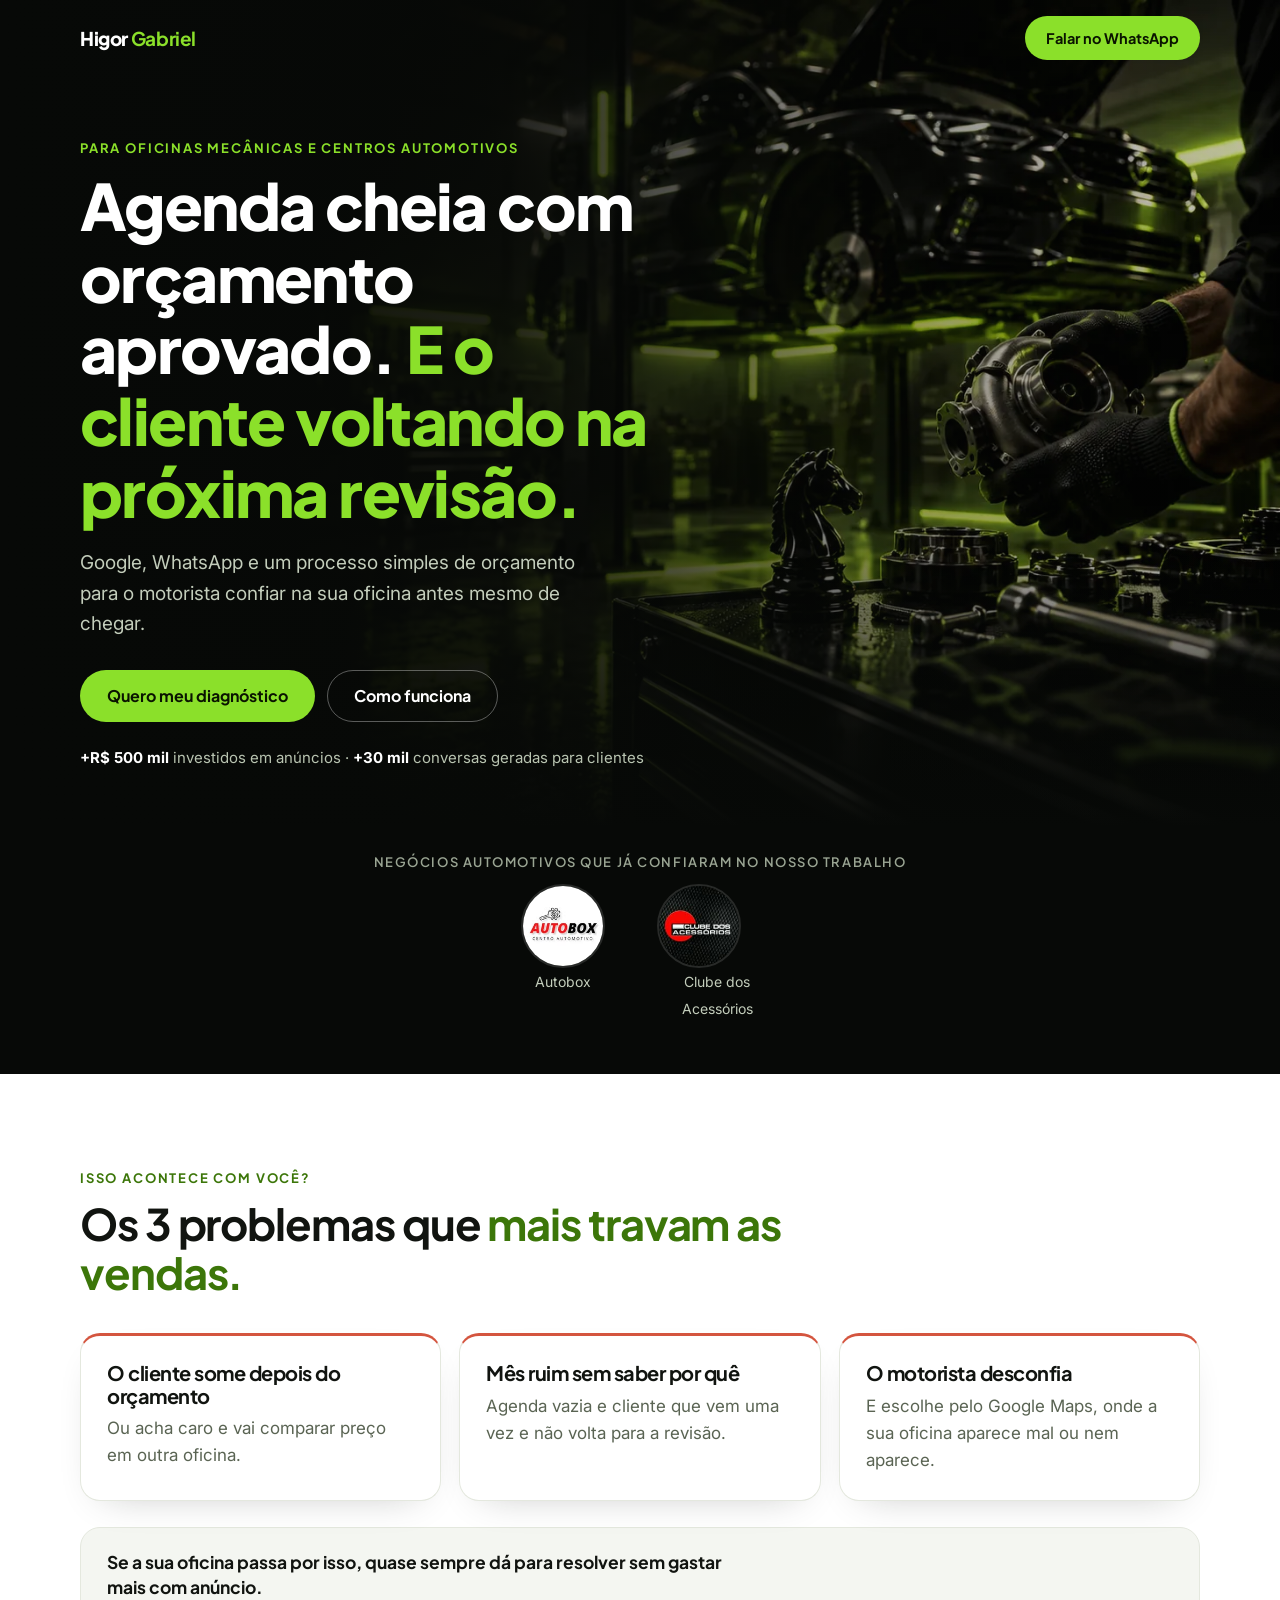
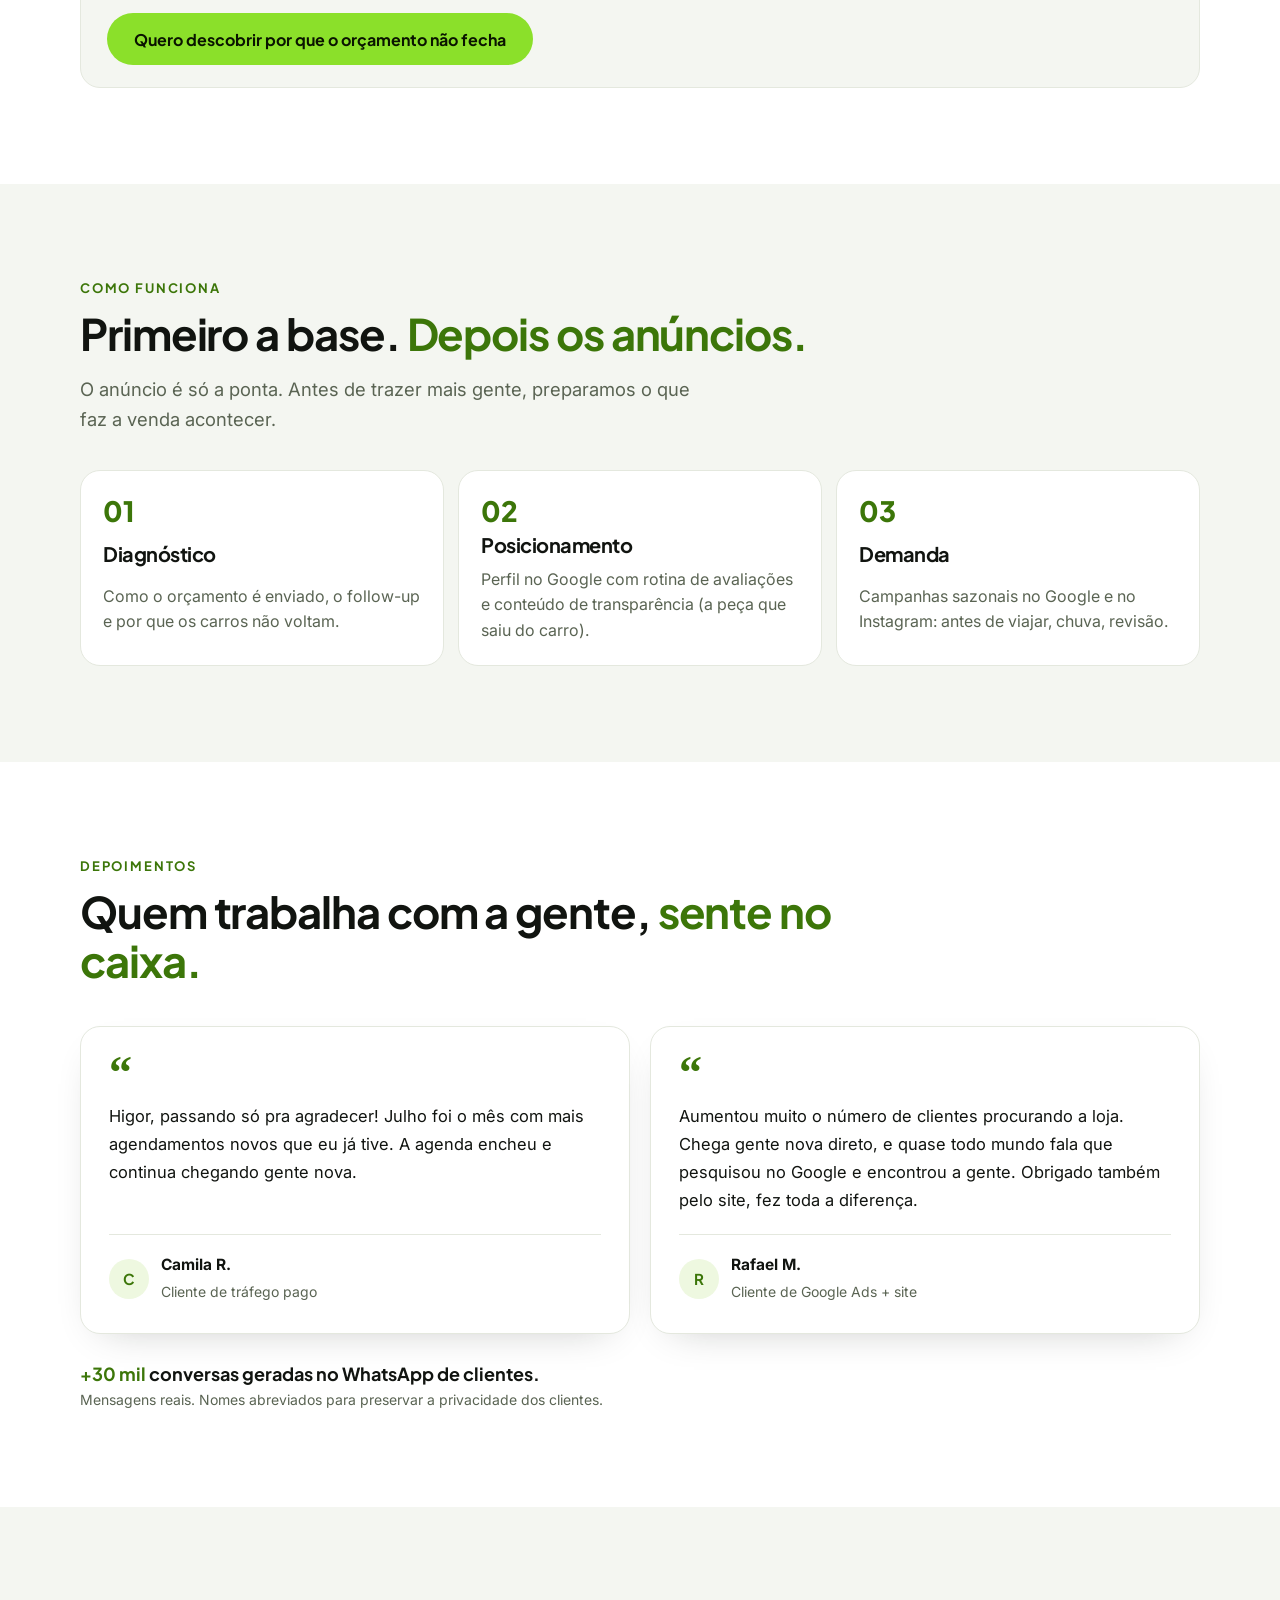
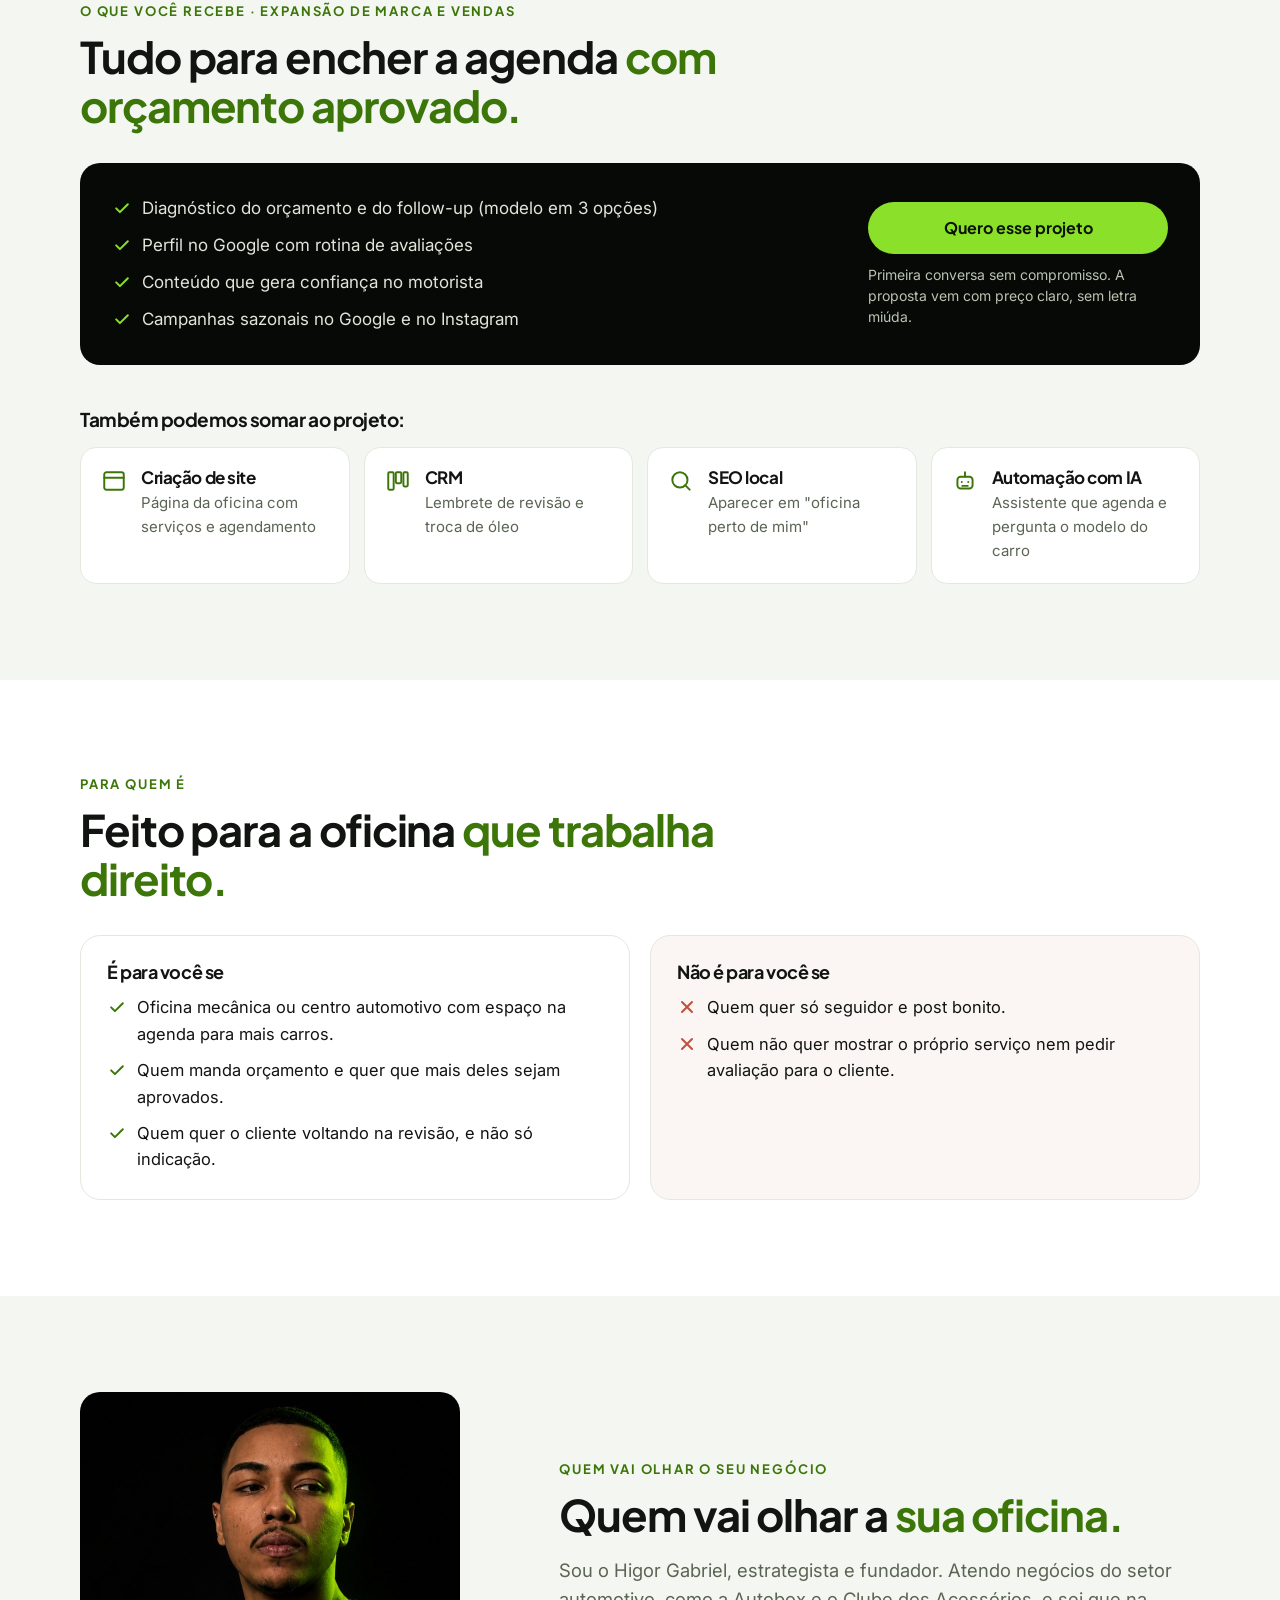
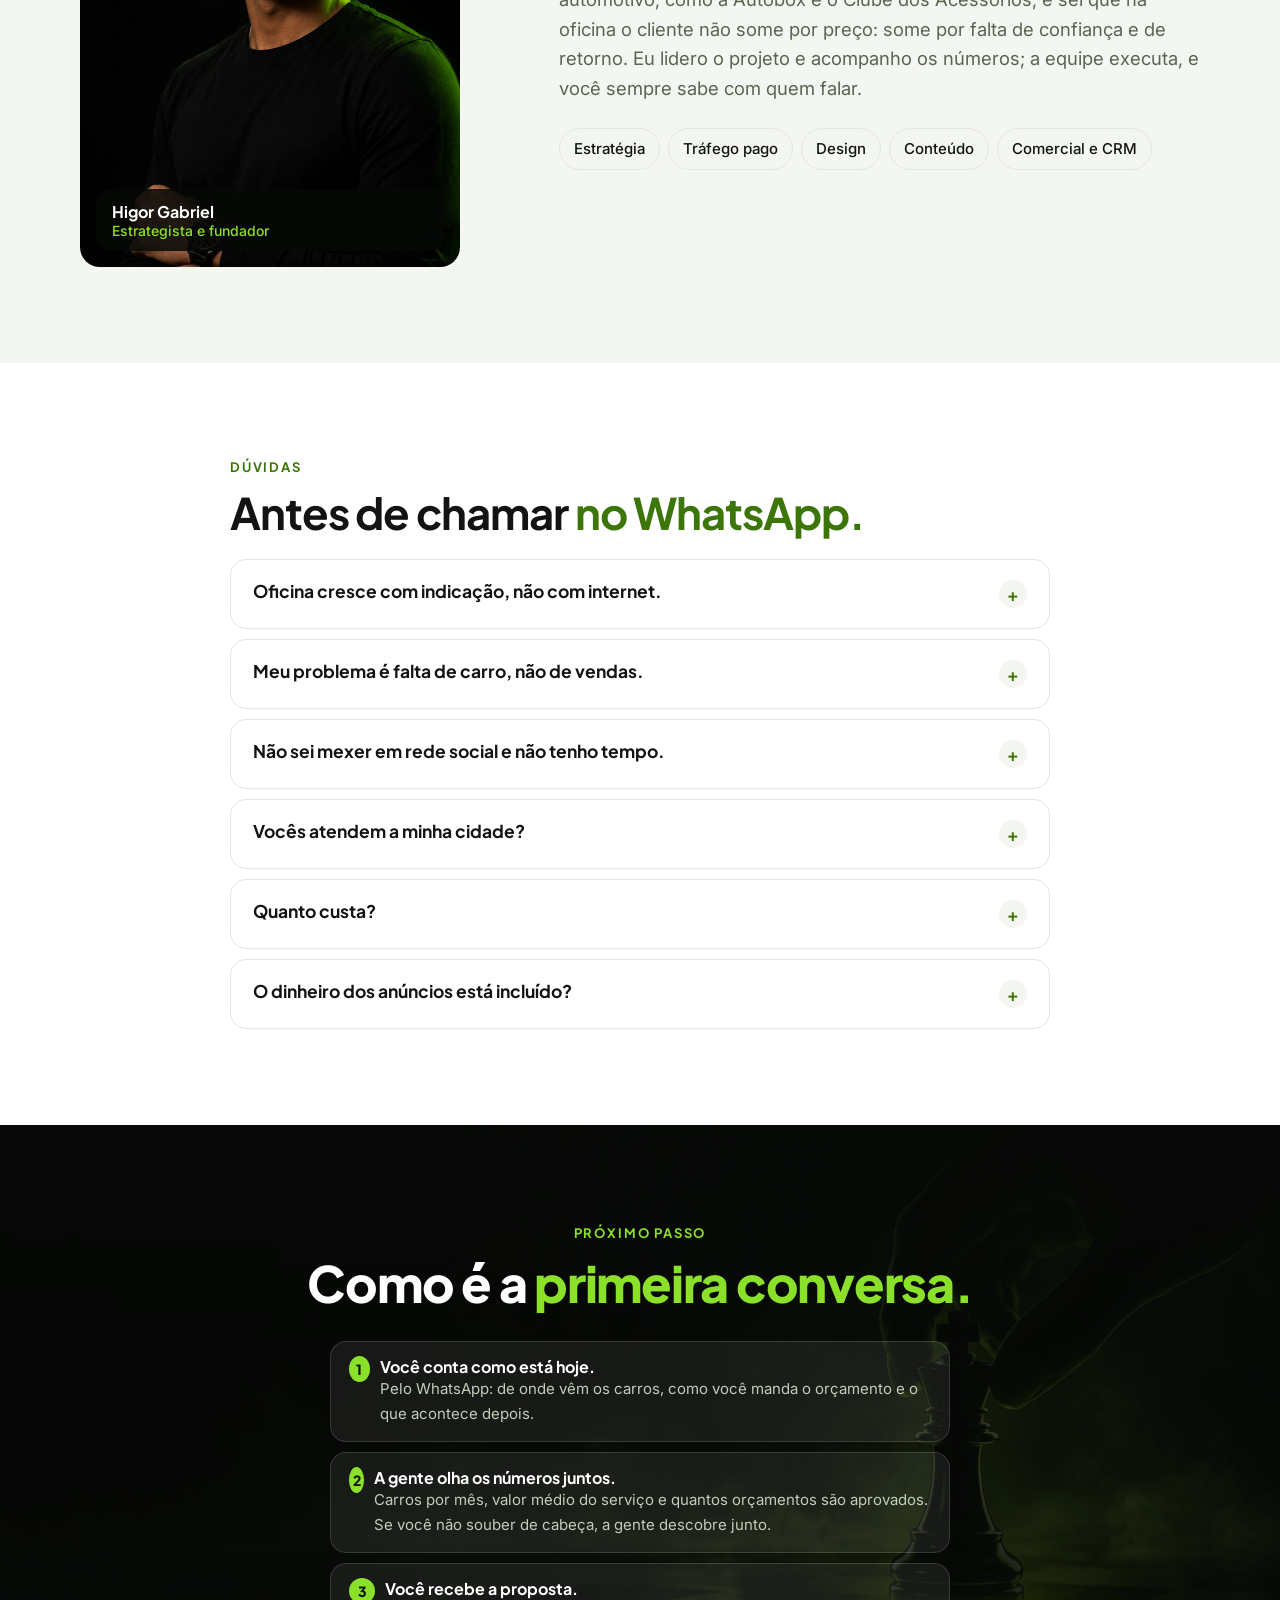
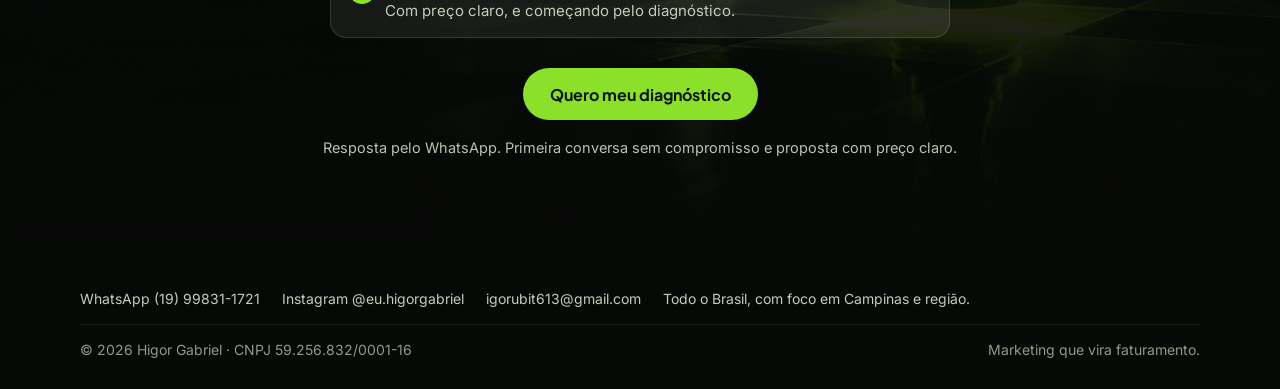
<file: oficinas-mecanicas.html>
<!doctype html>
<html lang="pt-BR"><head><meta charset="utf-8"><meta name="viewport" content="width=device-width,initial-scale=1">
<title>Marketing para oficinas mecânicas | Higor Gabriel</title><meta name="description" content="Assessoria de marketing e vendas para oficinas mecânicas: Perfil no Google com avaliações, orçamento que fecha, lembrete de revisão e campanhas.">
<link rel="canonical" href="https://higor-gabriel.vercel.app/oficinas-mecanicas"><meta property="og:url" content="https://higor-gabriel.vercel.app/oficinas-mecanicas"><meta property="og:type" content="website"><meta property="og:locale" content="pt_BR">
<meta property="og:title" content="Marketing para oficinas mecânicas | Higor Gabriel"><meta property="og:description" content="Assessoria de marketing e vendas para oficinas mecânicas: Perfil no Google com avaliações, orçamento que fecha, lembrete de revisão e campanhas."><meta property="og:image" content="https://higor-gabriel.vercel.app/img/nicho-oficina.webp"><meta name="twitter:card" content="summary_large_image">
<link rel="icon" href="img/favicon.svg" type="image/svg+xml"><meta name="theme-color" content="#070907">
<link rel="preconnect" href="https://fonts.googleapis.com"><link rel="preconnect" href="https://fonts.gstatic.com" crossorigin>
<link rel="stylesheet" href="https://fonts.googleapis.com/css2?family=Plus+Jakarta+Sans:wght@500;600;700;800&family=Inter:wght@400;500;600&display=swap">
<link rel="stylesheet" href="assets/clients.css?v=3"><link rel="stylesheet" href="assets/v3.css?v=3"><link rel="stylesheet" href="assets/nicho.css?v=2">
<script src="assets/home.js?v=7" defer></script><script src="assets/clients.js?v=2" defer></script><script src="assets/nicho.js?v=1" defer></script>
</head>
<body class="nicho">
<header class="nh"><div class="w"><span class="logo">Higor <b>Gabriel</b></span><a class="btn btn-p sm" href="https://wa.me/5519998311721?text=Oi%20Higor%2C%20tenho%20uma%20oficina%20e%20quero%20mais%20carros%20na%20agenda." target="_blank" rel="noopener">Falar no WhatsApp</a></div></header>
<main id="conteudo">
<section class="hero nicho-hero">
  <div class="hero-art-stage" aria-hidden="true"><picture><source media="(max-width:760px)" srcset="img/nicho-oficina-960.webp"><img src="img/nicho-oficina.webp" alt="" width="1672" height="941" fetchpriority="high"></picture></div>
  <div class="hero-shade"></div>
  <div class="w"><div class="hero-copy">
    <span class="eyebrow">Para oficinas mecânicas e centros automotivos</span>
    <h1>Agenda cheia com orçamento aprovado. <em>E o cliente voltando na próxima revisão.</em></h1>
    <p class="lead">Google, WhatsApp e um processo simples de orçamento para o motorista confiar na sua oficina antes mesmo de chegar.</p>
    <div class="ctas"><a class="btn btn-p" href="https://wa.me/5519998311721?text=Oi%20Higor%2C%20tenho%20uma%20oficina%20e%20quero%20mais%20carros%20na%20agenda." target="_blank" rel="noopener">Quero meu diagnóstico</a><a class="btn btn-s" href="#como">Como funciona</a></div>
    <p class="hero-proof"><b>+R$ 500 mil</b> investidos em anúncios · <b>+30 mil</b> conversas geradas para clientes</p>
  </div></div>
</section>
<section class="clients-band"><div class="hero-clients"><span class="lbl">Negócios automotivos que já confiaram no nosso trabalho</span><ul class="logos-fixos"><li><a href="https://www.instagram.com/autobox.oficina/" target="_blank" rel="noopener noreferrer" aria-label="Autobox — ver Instagram (abre em nova aba)"><img src="img/clientes/autobox-oficina.jpg" alt="" width="150" height="150" loading="lazy"><span>Autobox</span></a></li><li><a href="https://www.instagram.com/clubedosacessoriosautomotivos/" target="_blank" rel="noopener noreferrer" aria-label="Clube dos Acessórios — ver Instagram (abre em nova aba)"><img src="img/clientes/clubedosacessoriosautomotivos.jpg" alt="" width="150" height="150" loading="lazy"><span>Clube dos Acessórios</span></a></li></ul></div></section>

<section class="sec"><div class="w">
  <span class="eyebrow">Isso acontece com você?</span>
  <h2 class="h2">Os 3 problemas que <em>mais travam as vendas.</em></h2>
  <div class="dores"><article class="dor reveal"><h3>O cliente some depois do orçamento</h3><p>Ou acha caro e vai comparar preço em outra oficina.</p></article><article class="dor reveal"><h3>Mês ruim sem saber por quê</h3><p>Agenda vazia e cliente que vem uma vez e não volta para a revisão.</p></article><article class="dor reveal"><h3>O motorista desconfia</h3><p>E escolhe pelo Google Maps, onde a sua oficina aparece mal ou nem aparece.</p></article></div>
  <div class="dor-cta reveal"><p>Se a sua oficina passa por isso, quase sempre dá para resolver sem gastar mais com anúncio.</p><a class="btn btn-p" href="https://wa.me/5519998311721?text=Oi%20Higor%2C%20tenho%20uma%20oficina%20e%20quero%20mais%20carros%20na%20agenda." target="_blank" rel="noopener">Quero descobrir por que o orçamento não fecha</a></div>
</div></section>

<section class="sec alt" id="como"><div class="w">
  <span class="eyebrow">Como funciona</span>
  <h2 class="h2">Primeiro a base. <em>Depois os anúncios.</em></h2>
  <p class="lead">O anúncio é só a ponta. Antes de trazer mais gente, preparamos o que faz a venda acontecer.</p>
  <ol class="steps nicho-steps"><li class="reveal"><span class="n">01</span><h3>Diagnóstico</h3><p>Como o orçamento é enviado, o follow-up e por que os carros não voltam.</p></li><li class="reveal"><span class="n">02</span><h3>Posicionamento</h3><p>Perfil no Google com rotina de avaliações e conteúdo de transparência (a peça que saiu do carro).</p></li><li class="reveal"><span class="n">03</span><h3>Demanda</h3><p>Campanhas sazonais no Google e no Instagram: antes de viajar, chuva, revisão.</p></li></ol>
</div></section>

<section class="sec"><div class="w">
  <span class="eyebrow">Depoimentos</span>
  <h2 class="h2">Quem trabalha com a gente, <em>sente no caixa.</em></h2>
  <div class="depo n2"><figure class="reveal"><blockquote>Higor, passando só pra agradecer! Julho foi o mês com mais agendamentos novos que eu já tive. A agenda encheu e continua chegando gente nova.</blockquote><figcaption><span class="av">C</span><div><strong>Camila R.</strong><small>Cliente de tráfego pago</small></div></figcaption></figure><figure class="reveal"><blockquote>Aumentou muito o número de clientes procurando a loja. Chega gente nova direto, e quase todo mundo fala que pesquisou no Google e encontrou a gente. Obrigado também pelo site, fez toda a diferença.</blockquote><figcaption><span class="av">R</span><div><strong>Rafael M.</strong><small>Cliente de Google Ads + site</small></div></figcaption></figure></div>
  <div class="depo-foot"><div><p class="big"><b>+30 mil</b> conversas geradas no WhatsApp de clientes.</p><small>Mensagens reais. Nomes abreviados para preservar a privacidade dos clientes.</small></div></div>
</div></section>

<section class="sec alt"><div class="w">
  <span class="eyebrow">O que você recebe · Expansão de Marca e Vendas</span>
  <h2 class="h2">Tudo para encher a agenda <em>com orçamento aprovado.</em></h2>
  <div class="oferta reveal"><ul><li><svg aria-hidden="true" viewBox="0 0 24 24"><path d="M5 12.5l4.5 4.5L19 7.5"/></svg>Diagnóstico do orçamento e do follow-up (modelo em 3 opções)</li><li><svg aria-hidden="true" viewBox="0 0 24 24"><path d="M5 12.5l4.5 4.5L19 7.5"/></svg>Perfil no Google com rotina de avaliações</li><li><svg aria-hidden="true" viewBox="0 0 24 24"><path d="M5 12.5l4.5 4.5L19 7.5"/></svg>Conteúdo que gera confiança no motorista</li><li><svg aria-hidden="true" viewBox="0 0 24 24"><path d="M5 12.5l4.5 4.5L19 7.5"/></svg>Campanhas sazonais no Google e no Instagram</li></ul><div class="oferta-cta"><a class="btn btn-p" href="https://wa.me/5519998311721?text=Oi%20Higor%2C%20tenho%20uma%20oficina%20e%20quero%20mais%20carros%20na%20agenda." target="_blank" rel="noopener">Quero esse projeto</a><small>Primeira conversa sem compromisso. A proposta vem com preço claro, sem letra miúda.</small></div></div>
  <h3 class="comp-t">Também podemos somar ao projeto:</h3>
  <div class="comps"><div class="comp reveal"><svg aria-hidden="true" viewBox="0 0 24 24"><rect x="3" y="4" width="18" height="16" rx="2"/><path d="M3 9h18"/></svg><div><h3>Criação de site</h3><p>Página da oficina com serviços e agendamento</p></div></div><div class="comp reveal"><svg aria-hidden="true" viewBox="0 0 24 24"><rect x="3" y="4" width="5" height="16" rx="1"/><rect x="10" y="4" width="5" height="10" rx="1"/><rect x="17" y="4" width="4" height="13" rx="1"/></svg><div><h3>CRM</h3><p>Lembrete de revisão e troca de óleo</p></div></div><div class="comp reveal"><svg aria-hidden="true" viewBox="0 0 24 24"><circle cx="11" cy="11" r="7"/><path d="M20 20l-4-4"/></svg><div><h3>SEO local</h3><p>Aparecer em "oficina perto de mim"</p></div></div><div class="comp reveal"><svg aria-hidden="true" viewBox="0 0 24 24"><rect x="5" y="8" width="14" height="11" rx="3"/><path d="M12 4v4M9 13h.01M15 13h.01M9.5 16.5h5"/></svg><div><h3>Automação com IA</h3><p>Assistente que agenda e pergunta o modelo do carro</p></div></div></div>
</div></section>

<section class="sec"><div class="w">
  <span class="eyebrow">Para quem é</span>
  <h2 class="h2">Feito para a oficina <em>que trabalha direito.</em></h2>
  <div class="pq"><div class="pq-sim reveal"><h3>É para você se</h3><ul><li><svg aria-hidden="true" viewBox="0 0 24 24"><path d="M5 12.5l4.5 4.5L19 7.5"/></svg>Oficina mecânica ou centro automotivo com espaço na agenda para mais carros.</li><li><svg aria-hidden="true" viewBox="0 0 24 24"><path d="M5 12.5l4.5 4.5L19 7.5"/></svg>Quem manda orçamento e quer que mais deles sejam aprovados.</li><li><svg aria-hidden="true" viewBox="0 0 24 24"><path d="M5 12.5l4.5 4.5L19 7.5"/></svg>Quem quer o cliente voltando na revisão, e não só indicação.</li></ul></div><div class="pq-nao reveal"><h3>Não é para você se</h3><ul><li><svg aria-hidden="true" viewBox="0 0 24 24"><path d="M6 6l12 12M18 6L6 18"/></svg>Quem quer só seguidor e post bonito.</li><li><svg aria-hidden="true" viewBox="0 0 24 24"><path d="M6 6l12 12M18 6L6 18"/></svg>Quem não quer mostrar o próprio serviço nem pedir avaliação para o cliente.</li></ul></div></div>
</div></section>

<section class="sec alt"><div class="w quem">
  <div class="foto reveal"><img src="img/higor-hero.jpg" alt="Higor Gabriel, estrategista e fundador" loading="lazy"><span>Higor Gabriel<small>Estrategista e fundador</small></span></div>
  <div class="reveal"><span class="eyebrow">Quem vai olhar o seu negócio</span><h2 class="h2">Quem vai olhar a <em>sua oficina.</em></h2><p class="lead">Sou o Higor Gabriel, estrategista e fundador. Atendo negócios do setor automotivo, como a Autobox e o Clube dos Acessórios, e sei que na oficina o cliente não some por preço: some por falta de confiança e de retorno. Eu lidero o projeto e acompanho os números; a equipe executa, e você sempre sabe com quem falar.</p>
    <div class="chips"><span>Estratégia</span><span>Tráfego pago</span><span>Design</span><span>Conteúdo</span><span>Comercial e CRM</span></div></div>
</div></section>

<section class="sec"><div class="w faq">
  <span class="eyebrow">Dúvidas</span>
  <h2 class="h2">Antes de chamar <em>no WhatsApp.</em></h2>
  <details><summary>Oficina cresce com indicação, não com internet.<span aria-hidden="true">+</span></summary><p>A indicação continua. O Google e o WhatsApp só fazem quem foi indicado encontrar e confiar mais rápido.</p></details><details><summary>Meu problema é falta de carro, não de vendas.<span aria-hidden="true">+</span></summary><p>Muitas vezes é orçamento não aprovado e cliente que não voltou. O diagnóstico mostra isso com números.</p></details><details><summary>Não sei mexer em rede social e não tenho tempo.<span aria-hidden="true">+</span></summary><p>O mecânico explica em 30 segundos com o celular. O resto é uma rotina simples que a gente organiza.</p></details><details><summary>Vocês atendem a minha cidade?<span aria-hidden="true">+</span></summary><p>Sim. Atendemos empresas de todo o Brasil, com foco em Campinas e região. O trabalho é acompanhado online, com reuniões e relatórios.</p></details><details><summary>Quanto custa?<span aria-hidden="true">+</span></summary><p>Depende do tamanho da empresa e do escopo. Na primeira conversa entendemos o seu negócio e mandamos uma proposta com preço claro.</p></details><details><summary>O dinheiro dos anúncios está incluído?<span aria-hidden="true">+</span></summary><p>Não. A verba dos anúncios é paga direto à Meta e/ou ao Google. O projeto cobre a estratégia e a gestão.</p></details>
</div></section>

<section class="final"><div class="bg" aria-hidden="true"></div><div class="w">
  <span class="eyebrow">Próximo passo</span>
  <h2>Como é a <em>primeira conversa.</em></h2>
  <ol class="conversa"><li><b>1</b><div><strong>Você conta como está hoje.</strong><span>Pelo WhatsApp: de onde vêm os carros, como você manda o orçamento e o que acontece depois.</span></div></li><li><b>2</b><div><strong>A gente olha os números juntos.</strong><span>Carros por mês, valor médio do serviço e quantos orçamentos são aprovados. Se você não souber de cabeça, a gente descobre junto.</span></div></li><li><b>3</b><div><strong>Você recebe a proposta.</strong><span>Com preço claro, e começando pelo diagnóstico.</span></div></li></ol>
  <a class="btn btn-p" href="https://wa.me/5519998311721?text=Oi%20Higor%2C%20tenho%20uma%20oficina%20e%20quero%20mais%20carros%20na%20agenda." target="_blank" rel="noopener">Quero meu diagnóstico</a>
  <small>Resposta pelo WhatsApp. Primeira conversa sem compromisso e proposta com preço claro.</small>
</div></section>
</main>
<footer class="nf"><div class="w">
  <div class="nf-cont"><a href="https://wa.me/5519998311721?text=Oi%20Higor%2C%20tenho%20uma%20oficina%20e%20quero%20mais%20carros%20na%20agenda." target="_blank" rel="noopener">WhatsApp (19) 99831-1721</a><a href="https://instagram.com/eu.higorgabriel" target="_blank" rel="noopener">Instagram @eu.higorgabriel</a><a href="mailto:igorubit613@gmail.com">igorubit613@gmail.com</a><span>Todo o Brasil, com foco em Campinas e região.</span></div>
  <div class="nf-leg"><span>© 2026 Higor Gabriel · CNPJ 59.256.832/0001-16</span><span>Marketing que vira faturamento.</span></div>
</div></footer>
<a class="nwa" href="https://wa.me/5519998311721?text=Oi%20Higor%2C%20tenho%20uma%20oficina%20e%20quero%20mais%20carros%20na%20agenda." target="_blank" rel="noopener" aria-label="Conversar no WhatsApp"><svg aria-hidden="true" viewBox="0 0 32 32"><path d="M16 0C7.2 0 0 7.2 0 16c0 3.1.9 6 2.4 8.4L.8 31.5l7.2-1.9A16 16 0 0016 32c8.8 0 16-7.2 16-16S24.8 0 16 0zm9.4 22.6c-.4 1.1-1.9 2-3.2 2.3-.8.2-1.9.3-5.6-1.2-4.7-2-7.8-6.8-8-7.1-.2-.3-1.9-2.5-1.9-4.9 0-2.3 1.2-3.4 1.6-3.9.4-.4 1-.6 1.5-.6h.5c.4 0 .7 0 1 .7.4.9 1.2 3 1.4 3.3.1.2.2.5.1.8-.1.3-.3.5-.5.7l-.6.7c-.2.2-.4.5-.2.9.3.4 1.1 1.9 2.4 3 1.7 1.5 3.1 2 3.5 2.2.4.2.8.1 1.1-.2.3-.4.7-1 1.2-1.6.3-.4.7-.5 1.1-.3.4.1 2.5 1.2 3 1.4.4.2.7.3.8.5.1.2.1 1-.3 2.1z"/></svg></a>
</body></html>
</file>
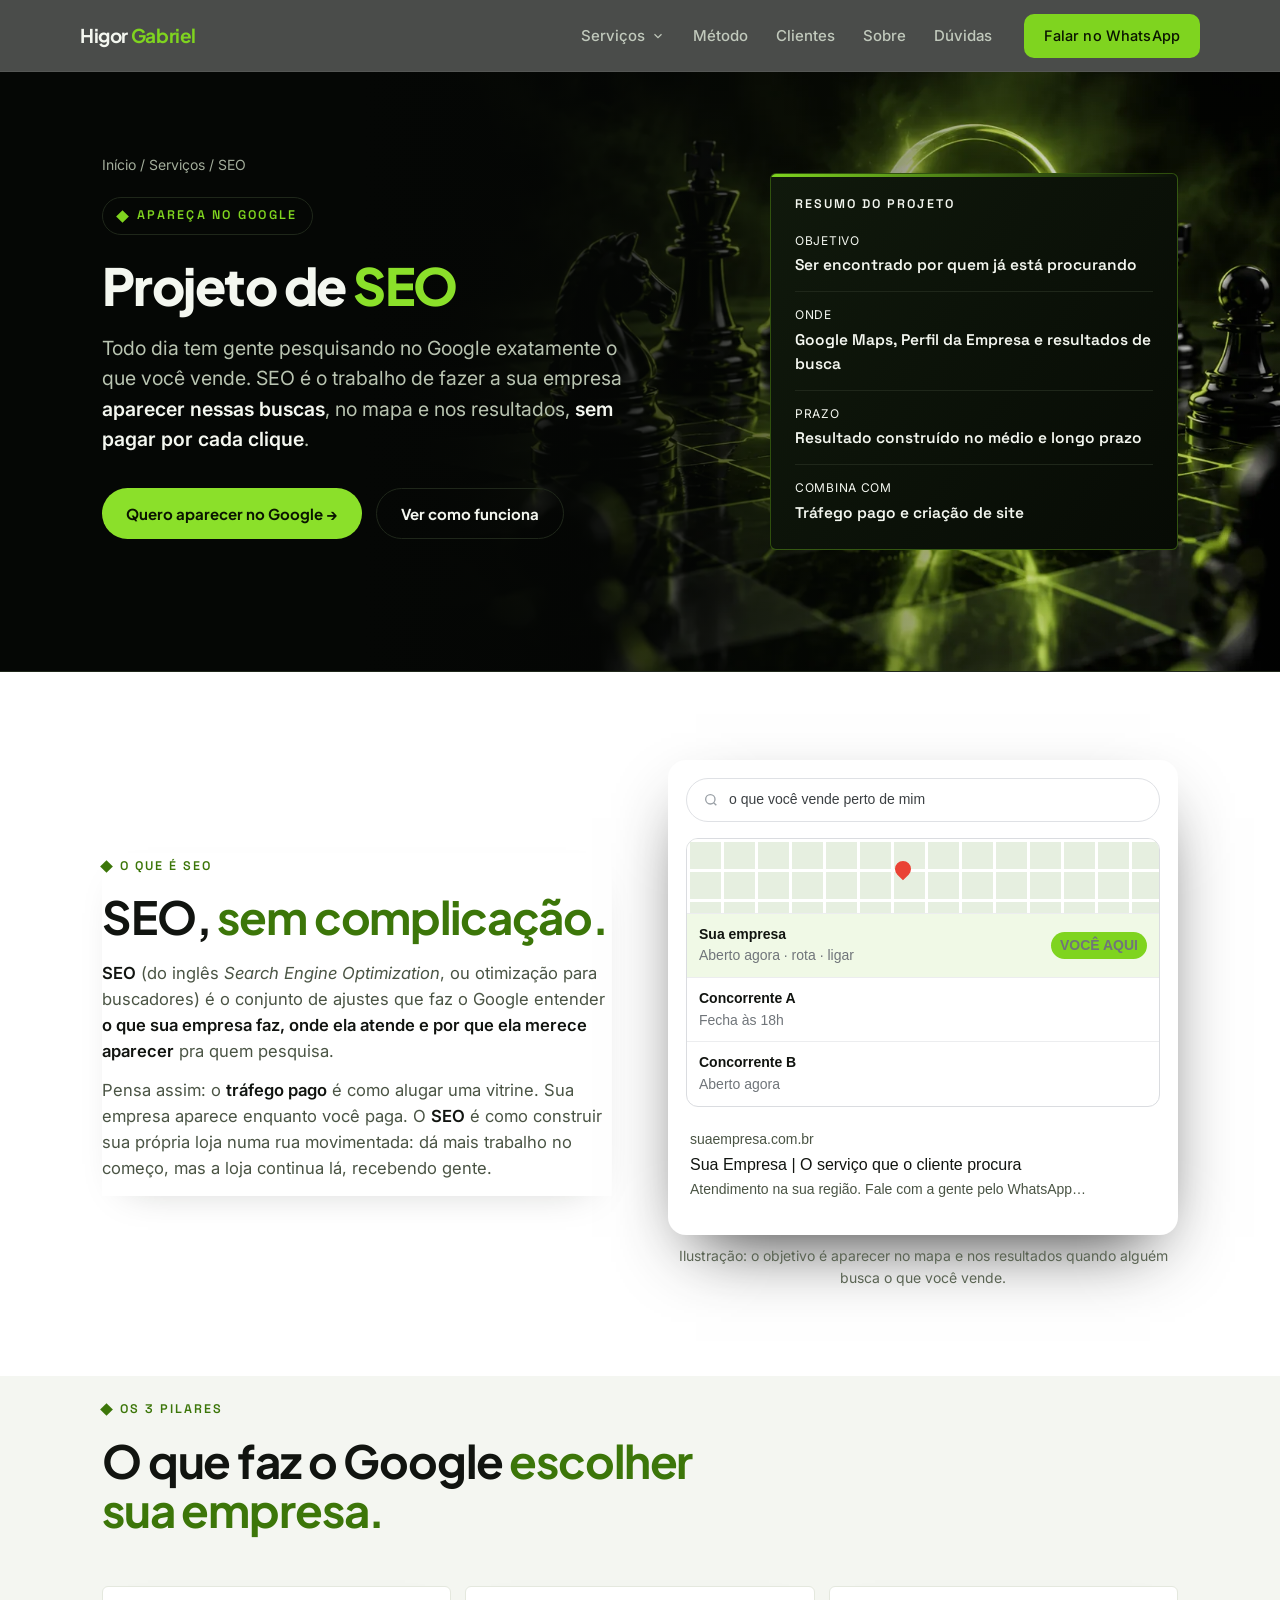
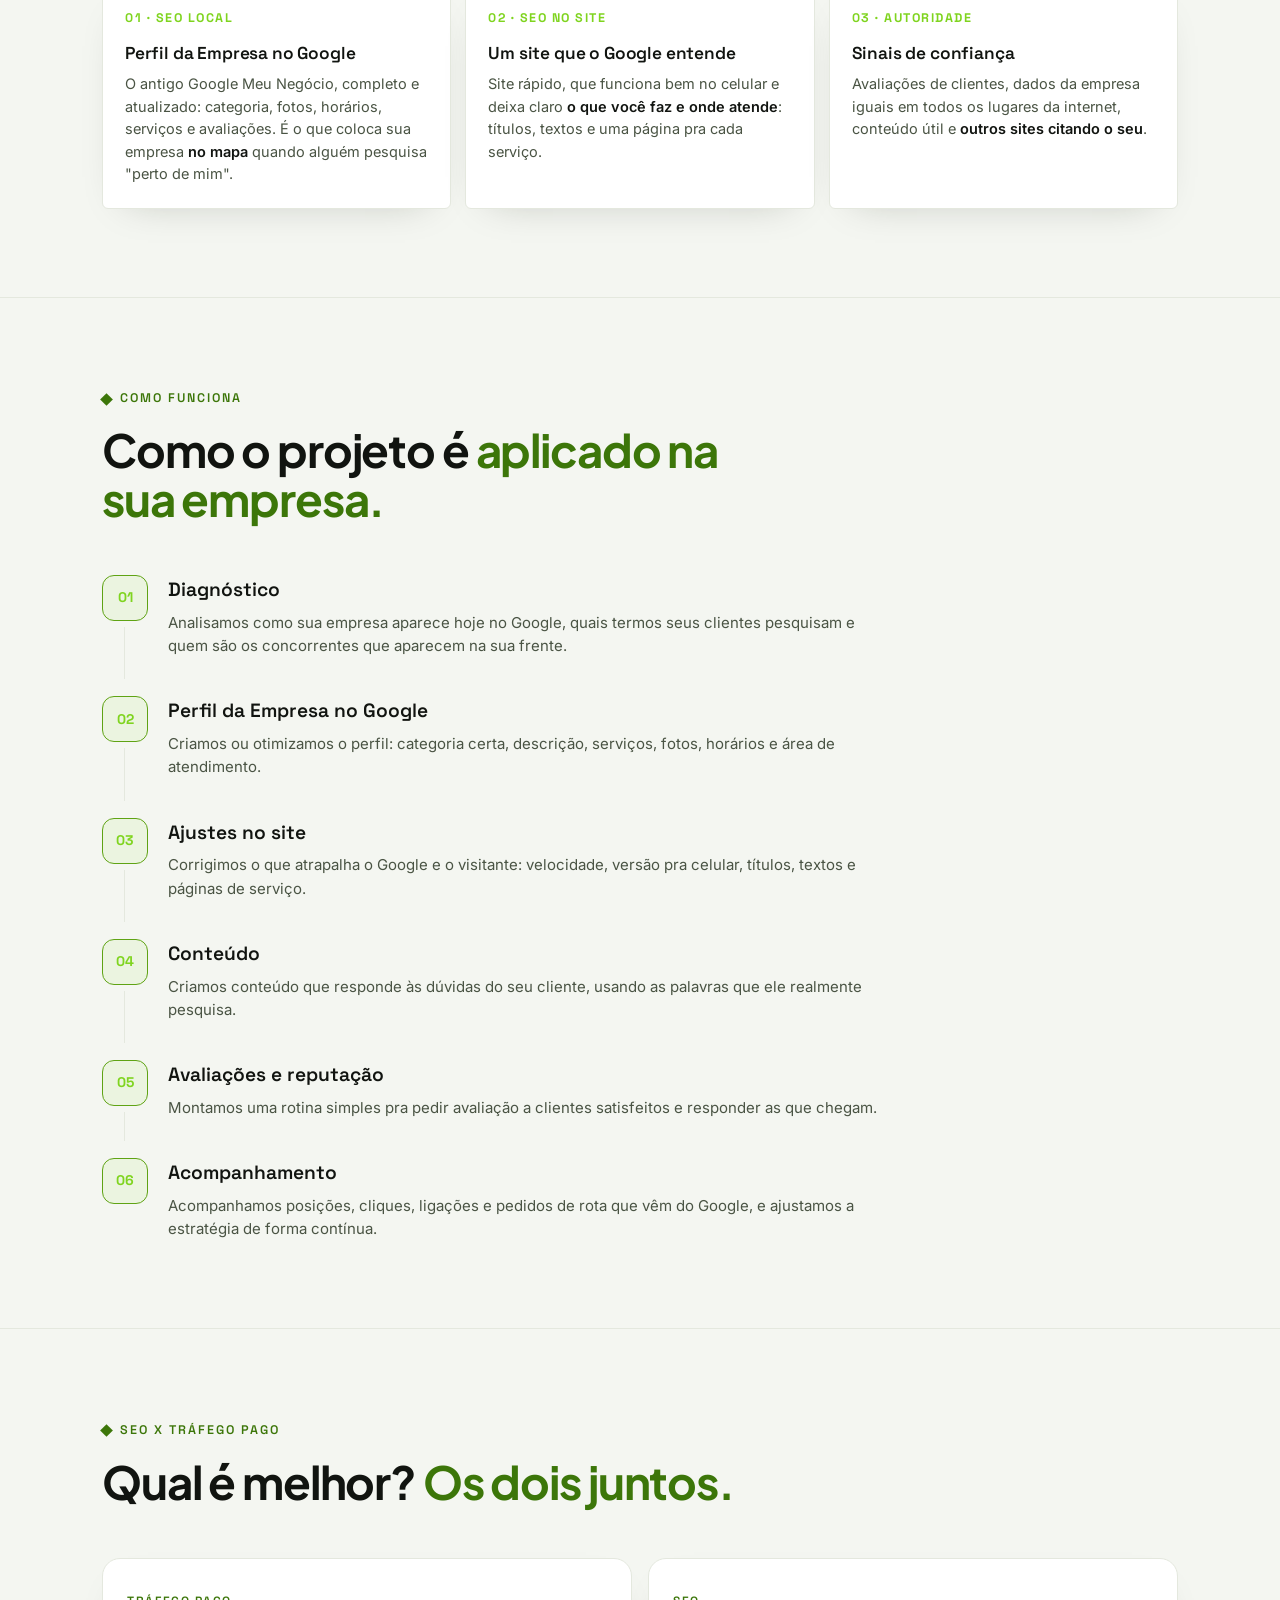
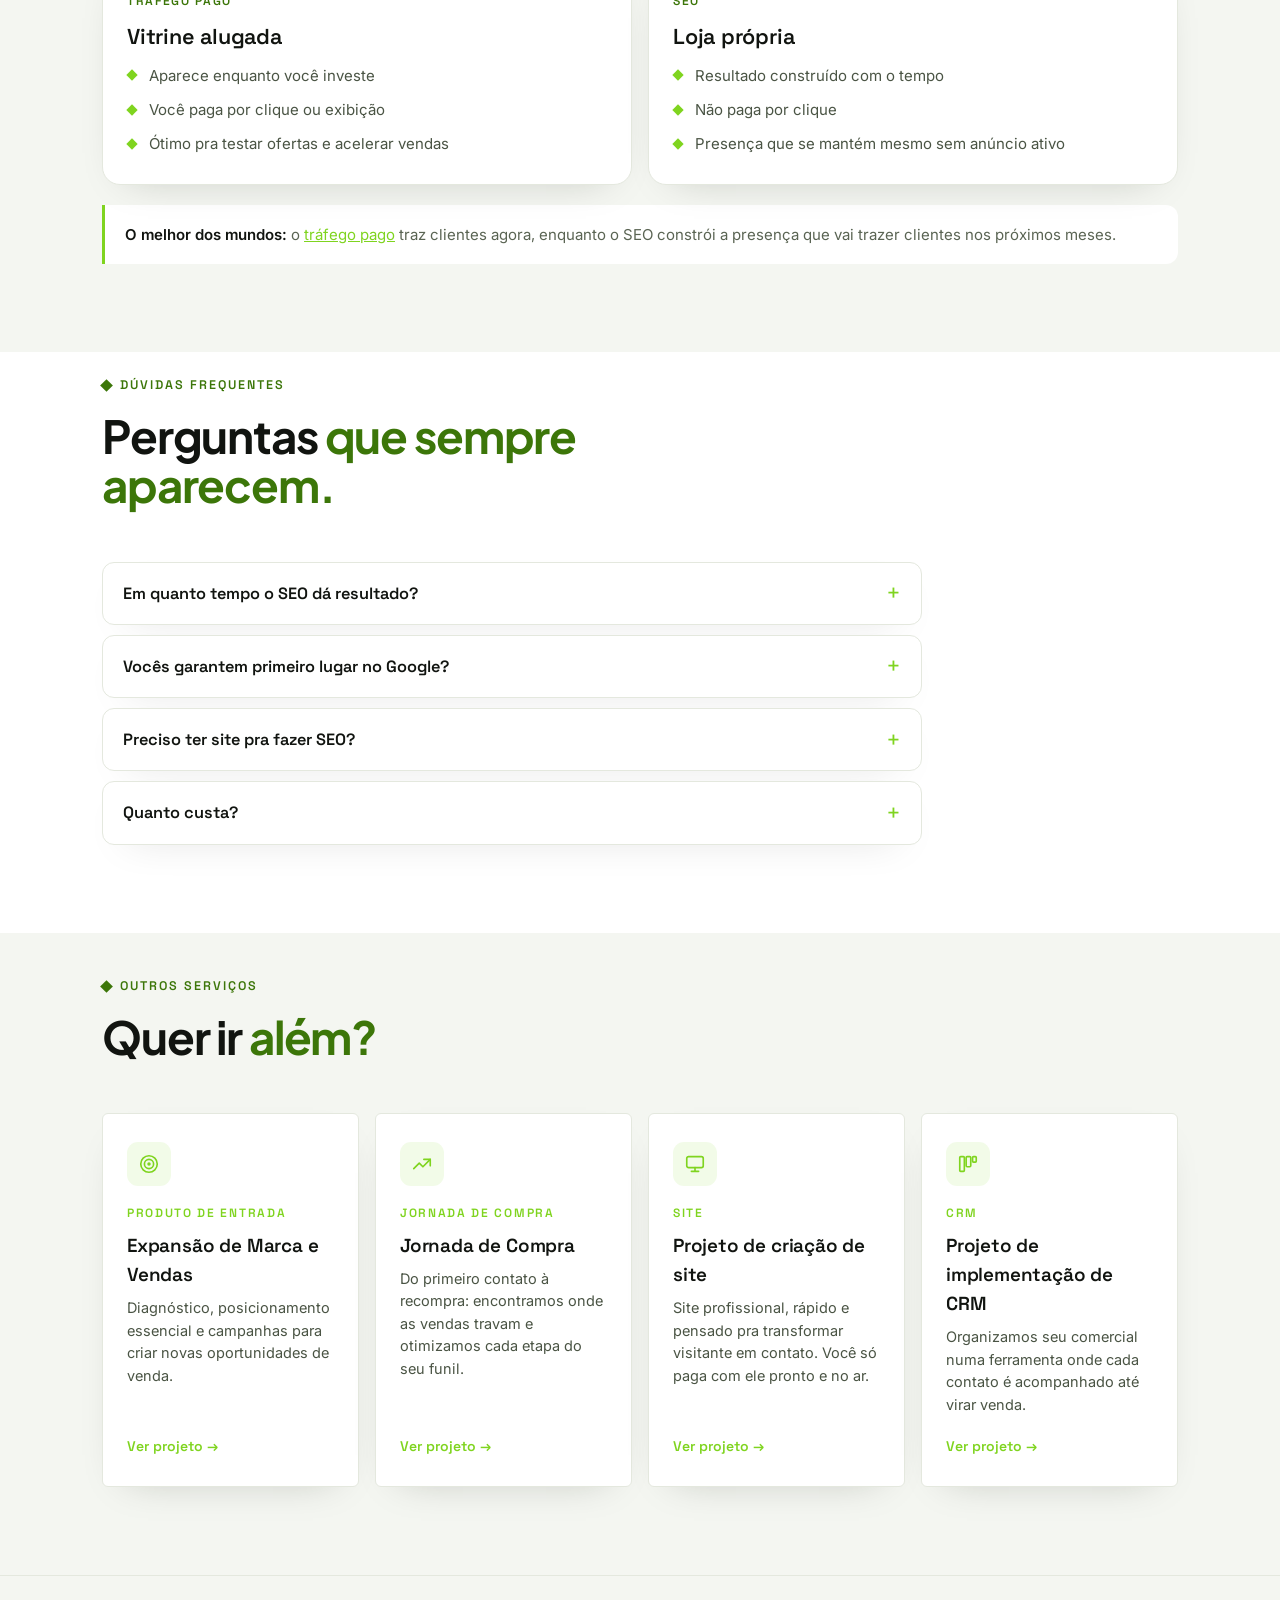
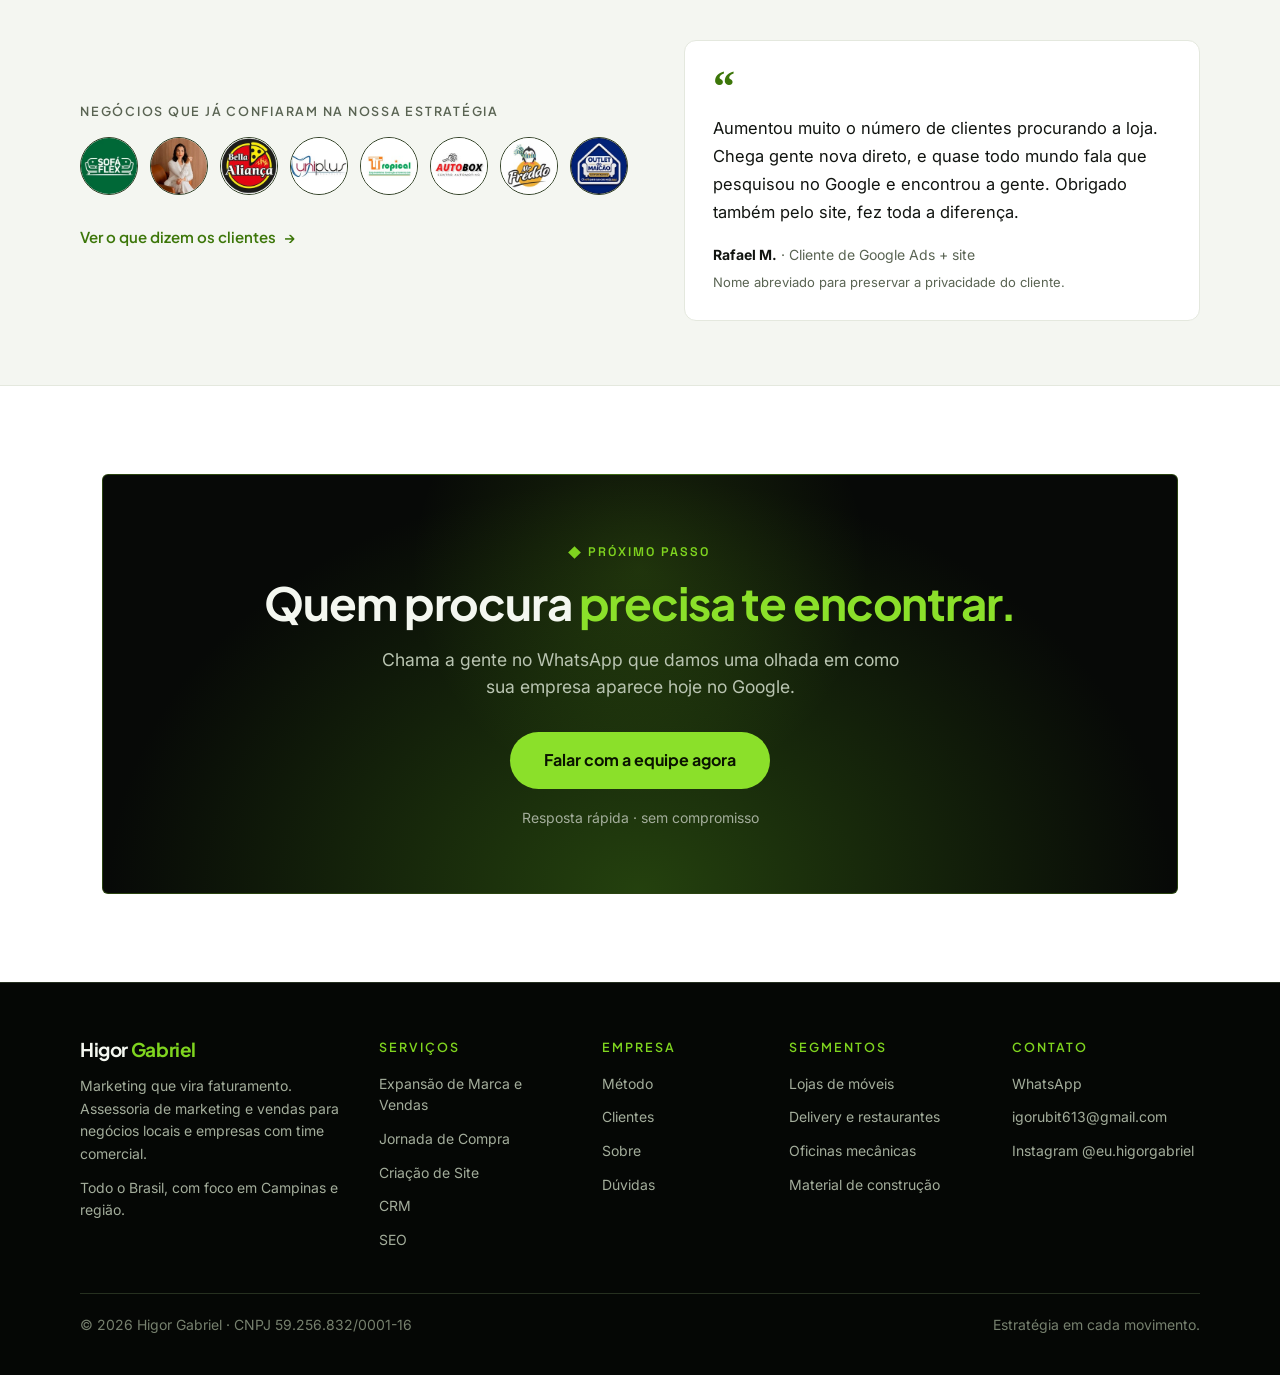
<file: seo.html>
<!DOCTYPE html>
<html lang="pt-BR">
<head>
<meta charset="UTF-8">
<meta name="viewport" content="width=device-width, initial-scale=1.0">
<title>Projeto de SEO: apareça no Google | Higor Gabriel</title>
<meta name="description" content="SEO explicado de forma simples: Perfil da Empresa no Google, ajustes no site, conteúdo e avaliações pra sua empresa ser encontrada por quem já procura o que você vende.">
<link rel="preconnect" href="https://fonts.googleapis.com">
<link rel="preconnect" href="https://fonts.gstatic.com" crossorigin>
<link href="https://fonts.googleapis.com/css2?family=Space+Grotesk:wght@400;500;600;700&family=Inter:wght@400;500;600;700&display=swap" rel="stylesheet">
<link rel="stylesheet" href="assets/original.css?v=2"><link rel="stylesheet" href="assets/project.css?v=7"><link rel="stylesheet" href="assets/internas-v3.css?v=3">
<script src="assets/site.js" defer></script>
<!-- shell:head -->
<link rel="canonical" href="https://higor-gabriel.vercel.app/seo">
<meta property="og:url" content="https://higor-gabriel.vercel.app/seo">
<meta property="og:title" content="Projeto de SEO: apareça no Google | Higor Gabriel">
<meta property="og:description" content="SEO explicado de forma simples: Perfil da Empresa no Google, ajustes no site, conteúdo e avaliações pra sua empresa ser encontrada por quem já procura o que você vende.">
<link rel="icon" href="img/favicon.svg" type="image/svg+xml">
<meta name="theme-color" content="#050705">
<meta property="og:type" content="website">
<meta property="og:locale" content="pt_BR">
<meta property="og:site_name" content="Higor Gabriel">
<meta property="og:image" content="https://higor-gabriel.vercel.app/img/og-compartilhamento.jpg">
<meta property="og:image:width" content="1200"><meta property="og:image:height" content="630">
<meta name="twitter:card" content="summary_large_image">
<link rel="preconnect" href="https://fonts.googleapis.com"><link rel="preconnect" href="https://fonts.gstatic.com" crossorigin><link rel="stylesheet" href="https://fonts.googleapis.com/css2?family=Plus+Jakarta+Sans:wght@500;600;700;800&family=Inter:wght@400;500;600&display=swap">
<link rel="stylesheet" href="assets/shell.css?v=4">
<script src="assets/shell.js?v=3" defer></script>
<!-- /shell:head --></head>
<body>

<!-- shell:header -->
<a class="gh-skip" href="#conteudo">Pular para o conteúdo</a>
<header class="gh-header">
  <div class="gh-header-in">
    <a class="gh-logo" href="index.html" aria-label="Higor Gabriel — início">Higor <b>Gabriel</b></a>
    <button class="gh-burger" type="button" aria-label="Abrir menu" aria-expanded="false" aria-controls="gh-menu"><span></span><span></span><span></span></button>
    <nav class="gh-menu" id="gh-menu" aria-label="Navegação principal">
      <div class="gh-dd">
        <button class="gh-dd-btn" type="button" aria-expanded="false">Serviços <svg viewBox="0 0 24 24" aria-hidden="true"><path d="M6 9l6 6 6-6"/></svg></button>
        <div class="gh-dd-panel">
          <a href="trafego-pago.html"><span class="gh-ic"><svg viewBox="0 0 24 24" aria-hidden="true"><circle cx="12" cy="12" r="9"/><circle cx="12" cy="12" r="5"/><circle cx="12" cy="12" r="1"/></svg></span><span><b>Expansão de Marca e Vendas</b><small>Para quando chegam poucos clientes: anúncios, posicionamento e diagnóstico</small></span></a><a href="jornada-de-compra.html"><span class="gh-ic"><svg viewBox="0 0 24 24" aria-hidden="true"><polyline points="3 17 9 11 13 15 21 7"/><polyline points="14 7 21 7 21 14"/></svg></span><span><b>Jornada de Compra</b><small>Do primeiro contato à recompra</small></span></a><a href="criacao-de-site.html"><span class="gh-ic"><svg viewBox="0 0 24 24" aria-hidden="true"><rect x="3" y="4" width="18" height="12" rx="2"/><path d="M8 20h8M12 16v4"/></svg></span><span><b>Criação de Site</b><small>Site profissional feito para converter</small></span></a><a href="crm.html"><span class="gh-ic"><svg viewBox="0 0 24 24" aria-hidden="true"><rect x="3" y="4" width="5" height="16" rx="1"/><rect x="10" y="4" width="5" height="11" rx="1"/><rect x="17" y="4" width="4" height="6" rx="1"/></svg></span><span><b>CRM</b><small>Comercial organizado, nenhum contato esquecido</small></span></a><a href="seo.html" aria-current="page"><span class="gh-ic"><svg viewBox="0 0 24 24" aria-hidden="true"><circle cx="11" cy="11" r="7"/><path d="M20 20l-4-4"/></svg></span><span><b>SEO</b><small>Apareça no Google sem pagar por clique</small></span></a>
        </div>
      </div>
      <a href="index.html#metodo">Método</a>
      <a href="index.html#clientes">Clientes</a>
      <a href="index.html#equipe">Sobre</a>
      <a href="index.html#duvidas">Dúvidas</a>
      <a class="gh-btn gh-btn-green" href="https://wa.me/5519998311721?text=Oi%20Higor%2C%20vim%20pelo%20site%20e%20quero%20aparecer%20no%20Google." target="_blank" rel="noopener">Falar no WhatsApp</a>
    </nav>
  </div>
</header>
<!-- /shell:header -->

<main id="conteudo">
<header class="pg-hero h-seo">
  <div class="wrap pg-hero-grid">
    <div>
      <div class="crumb"><a href="index.html">Início</a> / <a href="index.html#servicos">Serviços</a> / SEO</div>
      <span class="eyebrow"><span class="dmd"></span> Apareça no Google</span>
      <h1>Projeto de <span class="g">SEO</span></h1>
      <p class="sub">Todo dia tem gente pesquisando no Google exatamente o que você vende. SEO é o trabalho de fazer a sua empresa <b>aparecer nessas buscas</b>, no mapa e nos resultados, <b>sem pagar por cada clique</b>.</p>
      <div class="hero-cta">
        <a class="btn btn-green" href="https://wa.me/5519998311721?text=Oi%20Higor%2C%20quero%20saber%20mais%20sobre%20o%20projeto%20de%20SEO%20para%20a%20minha%20empresa." target="_blank" rel="noopener">Quero aparecer no Google &rarr;</a>
        <a class="btn btn-ghost" href="#como-funciona">Ver como funciona</a>
      </div>
    </div>
    <aside class="summary reveal">
      <h2>Resumo do projeto</h2>
      <dl>
        <div><dt>Objetivo</dt><dd>Ser encontrado por quem já está procurando</dd></div>
        <div><dt>Onde</dt><dd>Google Maps, Perfil da Empresa e resultados de busca</dd></div>
        <div><dt>Prazo</dt><dd>Resultado construído no médio e longo prazo</dd></div>
        <div><dt>Combina com</dt><dd>Tráfego pago e criação de site</dd></div>
      </dl>
    </aside>
  </div>
</header>

<section class="blk">
  <div class="wrap explain">
    <div class="reveal">
      <span class="sec-tag"><span class="dmd"></span> O que é SEO</span>
      <h2>SEO, <span class="g">sem complicação.</span></h2>
      <p><b>SEO</b> (do inglês <i>Search Engine Optimization</i>, ou otimização para buscadores) é o conjunto de ajustes que faz o Google entender <b>o que sua empresa faz, onde ela atende e por que ela merece aparecer</b> pra quem pesquisa.</p>
      <p>Pensa assim: o <b>tráfego pago</b> é como alugar uma vitrine. Sua empresa aparece enquanto você paga. O <b>SEO</b> é como construir sua própria loja numa rua movimentada: dá mais trabalho no começo, mas a loja continua lá, recebendo gente.</p>
    </div>
    <figure class="reveal">
      <div class="serp" aria-hidden="true">
        <div class="serp-bar"><svg viewBox="0 0 24 24"><circle cx="11" cy="11" r="7"/><path d="M20 20l-4-4"/></svg>o que você vende perto de mim</div>
        <div class="serp-map">
          <div class="serp-mapimg"></div>
          <div class="serp-row me"><div><b>Sua empresa</b><br><span>Aberto agora · rota · ligar</span></div><span class="serp-pill">VOCÊ AQUI</span></div>
          <div class="serp-row"><div><b>Concorrente A</b><br><span>Fecha às 18h</span></div></div>
          <div class="serp-row"><div><b>Concorrente B</b><br><span>Aberto agora</span></div></div>
        </div>
        <div class="serp-res"><small>suaempresa.com.br</small><b>Sua Empresa | O serviço que o cliente procura</b><p>Atendimento na sua região. Fale com a gente pelo WhatsApp…</p></div>
      </div>
      <figcaption class="fig-cap">Ilustração: o objetivo é aparecer no mapa e nos resultados quando alguém busca o que você vende.</figcaption>
    </figure>
  </div>
</section>

<section class="blk" style="padding-top:20px">
  <div class="wrap">
    <div class="sec-head reveal">
      <span class="sec-tag"><span class="dmd"></span> Os 3 pilares</span>
      <h2>O que faz o Google <span class="g">escolher sua empresa.</span></h2>
    </div>
    <div class="inc-grid">
      <div class="inc reveal"><div class="n">01 · SEO LOCAL</div><h3>Perfil da Empresa no Google</h3><p>O antigo Google Meu Negócio, completo e atualizado: categoria, fotos, horários, serviços e avaliações. É o que coloca sua empresa <b>no mapa</b> quando alguém pesquisa "perto de mim".</p></div>
      <div class="inc reveal"><div class="n">02 · SEO NO SITE</div><h3>Um site que o Google entende</h3><p>Site rápido, que funciona bem no celular e deixa claro <b>o que você faz e onde atende</b>: títulos, textos e uma página pra cada serviço.</p></div>
      <div class="inc reveal"><div class="n">03 · AUTORIDADE</div><h3>Sinais de confiança</h3><p>Avaliações de clientes, dados da empresa iguais em todos os lugares da internet, conteúdo útil e <b>outros sites citando o seu</b>.</p></div>
    </div>
  </div>
</section>

<section class="blk alt" id="como-funciona">
  <div class="wrap">
    <div class="sec-head reveal">
      <span class="sec-tag"><span class="dmd"></span> Como funciona</span>
      <h2>Como o projeto é <span class="g">aplicado na sua empresa.</span></h2>
    </div>
    <ol class="flow">
      <li class="reveal"><h3>Diagnóstico</h3><p>Analisamos como sua empresa aparece hoje no Google, quais termos seus clientes pesquisam e quem são os concorrentes que aparecem na sua frente.</p></li>
      <li class="reveal"><h3>Perfil da Empresa no Google</h3><p>Criamos ou otimizamos o perfil: categoria certa, descrição, serviços, fotos, horários e área de atendimento.</p></li>
      <li class="reveal"><h3>Ajustes no site</h3><p>Corrigimos o que atrapalha o Google e o visitante: velocidade, versão pra celular, títulos, textos e páginas de serviço.</p></li>
      <li class="reveal"><h3>Conteúdo</h3><p>Criamos conteúdo que responde às dúvidas do seu cliente, usando as palavras que ele realmente pesquisa.</p></li>
      <li class="reveal"><h3>Avaliações e reputação</h3><p>Montamos uma rotina simples pra pedir avaliação a clientes satisfeitos e responder as que chegam.</p></li>
      <li class="reveal"><h3>Acompanhamento</h3><p>Acompanhamos posições, cliques, ligações e pedidos de rota que vêm do Google, e ajustamos a estratégia de forma contínua.</p></li>
    </ol>
  </div>
</section>

<section class="blk">
  <div class="wrap">
    <div class="sec-head reveal">
      <span class="sec-tag"><span class="dmd"></span> SEO x Tráfego pago</span>
      <h2>Qual é melhor? <span class="g">Os dois juntos.</span></h2>
    </div>
    <div class="split">
      <div class="opt reveal">
        <span class="tag">Tráfego pago</span>
        <h3>Vitrine alugada</h3>
        <ul class="ticks">
          <li>Aparece enquanto você investe</li>
          <li>Você paga por clique ou exibição</li>
          <li>Ótimo pra testar ofertas e acelerar vendas</li>
        </ul>
      </div>
      <div class="opt hl reveal">
        <span class="tag">SEO</span>
        <h3>Loja própria</h3>
        <ul class="ticks">
          <li>Resultado construído com o tempo</li>
          <li>Não paga por clique</li>
          <li>Presença que se mantém mesmo sem anúncio ativo</li>
        </ul>
      </div>
    </div>
    <div class="note reveal"><b>O melhor dos mundos:</b> o <a href="trafego-pago.html">tráfego pago</a> traz clientes agora, enquanto o SEO constrói a presença que vai trazer clientes nos próximos meses.</div>
  </div>
</section>

<section class="blk" style="padding-top:20px">
  <div class="wrap">
    <div class="sec-head reveal">
      <span class="sec-tag"><span class="dmd"></span> Dúvidas frequentes</span>
      <h2>Perguntas <span class="g">que sempre aparecem.</span></h2>
    </div>
    <div class="faq">
      <details class="reveal"><summary>Em quanto tempo o SEO dá resultado?</summary><p>SEO é trabalho de médio e longo prazo. Os ajustes no Perfil da Empresa no Google costumam ser os primeiros a fazer diferença, enquanto o posicionamento do site é construído ao longo dos meses. Quanto mais concorrido o seu mercado, mais tempo leva.</p></details>
      <details class="reveal"><summary>Vocês garantem primeiro lugar no Google?</summary><p>Não, e desconfie de quem garante. Ninguém controla o algoritmo do Google. O que fazemos é aplicar as boas práticas, acompanhar os números e ajustar a estratégia pra sua empresa ganhar espaço nas buscas.</p></details>
      <details class="reveal"><summary>Preciso ter site pra fazer SEO?</summary><p>Pra aparecer no mapa, o Perfil da Empresa no Google já ajuda muito. Mas pra competir nos resultados de busca, o site faz toda a diferença. Se precisar, também <a href="criacao-de-site.html">criamos o seu site</a>.</p></details>
      <details class="reveal"><summary>Quanto custa?</summary><p>Depende do seu mercado e do ponto de partida. Chama a gente no WhatsApp para entendermos seu cenário e prepararmos uma proposta.</p></details>
    </div>
  </div>
</section>

<section class="blk" style="padding-top:40px">
  <div class="wrap">
    <div class="sec-head reveal">
      <span class="sec-tag"><span class="dmd"></span> Outros serviços</span>
      <h2>Quer ir <span class="g">além?</span></h2>
    </div>
    <div class="svc-grid x4">
      <a class="svc svc-link reveal" href="trafego-pago.html">
        <div class="ic"><svg viewBox="0 0 24 24" aria-hidden="true"><circle cx="12" cy="12" r="9"/><circle cx="12" cy="12" r="5"/><circle cx="12" cy="12" r="1"/></svg></div>
        <span class="kicker">Produto de entrada</span>
        <h3>Expansão de Marca e Vendas</h3>
        <p>Diagnóstico, posicionamento essencial e campanhas para criar novas oportunidades de venda.</p>
        <span class="more">Ver projeto &rarr;</span>
      </a>
      <a class="svc svc-link reveal" href="jornada-de-compra.html">
        <div class="ic"><svg viewBox="0 0 24 24" aria-hidden="true"><polyline points="3 17 9 11 13 15 21 7"/><polyline points="14 7 21 7 21 14"/></svg></div>
        <span class="kicker">Jornada de compra</span>
        <h3>Jornada de Compra</h3>
        <p>Do primeiro contato à recompra: encontramos onde as vendas travam e otimizamos cada etapa do seu funil.</p>
        <span class="more">Ver projeto &rarr;</span>
      </a>
      <a class="svc svc-link reveal" href="criacao-de-site.html">
        <div class="ic"><svg viewBox="0 0 24 24" aria-hidden="true"><rect x="3" y="4" width="18" height="12" rx="2"/><path d="M8 20h8M12 16v4"/></svg></div>
        <span class="kicker">Site</span>
        <h3>Projeto de criação de site</h3>
        <p>Site profissional, rápido e pensado pra transformar visitante em contato. Você só paga com ele pronto e no ar.</p>
        <span class="more">Ver projeto &rarr;</span>
      </a>
      <a class="svc svc-link reveal" href="crm.html">
        <div class="ic"><svg viewBox="0 0 24 24" aria-hidden="true"><rect x="3" y="4" width="5" height="16" rx="1"/><rect x="10" y="4" width="5" height="11" rx="1"/><rect x="17" y="4" width="4" height="6" rx="1"/></svg></div>
        <span class="kicker">CRM</span>
        <h3>Projeto de implementação de CRM</h3>
        <p>Organizamos seu comercial numa ferramenta onde cada contato é acompanhado até virar venda.</p>
        <span class="more">Ver projeto &rarr;</span>
      </a>
    </div>
  </div>
</section>

<!-- shell:prova -->
<section class="gh-proof" aria-labelledby="gh-proof-t">
  <div class="gh-proof-in">
    <div class="gh-proof-logos"><h2 id="gh-proof-t">Negócios que já confiaram na nossa estratégia</h2><ul><li><img src="img/clientes/sofaflex_sorocaba.jpg" alt="Sofá Flex Sorocaba" title="Sofá Flex Sorocaba" width="150" height="150" loading="lazy" decoding="async"></li><li><img src="img/clientes/clinicaclaramalheiro.jpg" alt="Clínica Clara Malheiro" title="Clínica Clara Malheiro" width="150" height="150" loading="lazy" decoding="async"></li><li><img src="img/clientes/pizzariabellaalianca.jpg" alt="Pizzaria Bella Aliança" title="Pizzaria Bella Aliança" width="150" height="150" loading="lazy" decoding="async"></li><li><img src="img/clientes/uniplusodontologia.jpg" alt="Uniplus Odontologia" title="Uniplus Odontologia" width="150" height="150" loading="lazy" decoding="async"></li><li><img src="img/clientes/tropical_imobiliaria.jpg" alt="Tropical Imobiliária" title="Tropical Imobiliária" width="150" height="150" loading="lazy" decoding="async"></li><li><img src="img/clientes/autobox-oficina.jpg" alt="Autobox" title="Autobox" width="150" height="150" loading="lazy" decoding="async"></li><li><img src="img/clientes/mrfreddosorvetes.jpg" alt="Mr. Freddo Sorvetes" title="Mr. Freddo Sorvetes" width="150" height="150" loading="lazy" decoding="async"></li><li><img src="img/clientes/outlet-domaicao_02.jpg" alt="Outlet do Maicão" title="Outlet do Maicão" width="150" height="150" loading="lazy" decoding="async"></li></ul><a href="index.html#clientes">Ver o que dizem os clientes <span aria-hidden="true">→</span></a></div>
    <figure class="gh-proof-quote"><blockquote>Aumentou muito o número de clientes procurando a loja. Chega gente nova direto, e quase todo mundo fala que pesquisou no Google e encontrou a gente. Obrigado também pelo site, fez toda a diferença.</blockquote><figcaption><strong>Rafael M.</strong> · Cliente de Google Ads + site<small>Nome abreviado para preservar a privacidade do cliente.</small></figcaption></figure>
  </div>
</section>
<!-- /shell:prova --><section class="blk final" id="contato" data-hide-wa>
  <div class="wrap">
    <div class="final-card reveal">
      <span class="sec-tag" style="justify-content:center"><span class="dmd"></span> Próximo passo</span>
      <h2>Quem procura <span class="g">precisa te encontrar.</span></h2>
      <p>Chama a gente no WhatsApp que damos uma olhada em como sua empresa aparece hoje no Google.</p>
      <a class="btn btn-green" href="https://wa.me/5519998311721?text=Oi%20Higor%2C%20quero%20saber%20mais%20sobre%20o%20projeto%20de%20SEO%20para%20a%20minha%20empresa." target="_blank" rel="noopener">Falar com a equipe agora</a>
      <small>Resposta rápida · sem compromisso</small>
    </div>
  </div>
</section>
</main>

<!-- shell:footer -->
<footer class="gh-footer">
  <div class="gh-footer-in">
    <div>
      <a class="gh-logo" href="index.html" aria-label="Higor Gabriel — início">Higor <b>Gabriel</b></a>
      <p>Marketing que vira faturamento.<br>Assessoria de marketing e vendas para negócios locais e empresas com time comercial.</p><p>Todo o Brasil, com foco em Campinas e região.</p>
    </div>
    <nav aria-label="Serviços"><h2>Serviços</h2><a href="trafego-pago.html">Expansão de Marca e Vendas</a><a href="jornada-de-compra.html">Jornada de Compra</a><a href="criacao-de-site.html">Criação de Site</a><a href="crm.html">CRM</a><a href="seo.html">SEO</a></nav>
    <nav aria-label="Empresa"><h2>Empresa</h2><a href="index.html#metodo">Método</a><a href="index.html#clientes">Clientes</a><a href="index.html#equipe">Sobre</a><a href="index.html#duvidas">Dúvidas</a></nav>
    <nav aria-label="Segmentos"><h2>Segmentos</h2><a href="lojas-de-moveis.html">Lojas de móveis</a><a href="delivery-restaurantes.html">Delivery e restaurantes</a><a href="oficinas-mecanicas.html">Oficinas mecânicas</a><a href="material-de-construcao.html">Material de construção</a></nav>
    <div class="gh-foot-col"><h2>Contato</h2><a href="https://wa.me/5519998311721?text=Oi%20Higor%2C%20vim%20pelo%20site%20e%20quero%20um%20contato." target="_blank" rel="noopener">WhatsApp</a><a href="mailto:igorubit613@gmail.com">igorubit613@gmail.com</a><a href="https://instagram.com/eu.higorgabriel" target="_blank" rel="noopener">Instagram @eu.higorgabriel</a></div>
  </div>
  <div class="gh-legal"><span>© 2026 Higor Gabriel · CNPJ 59.256.832/0001-16</span><span>Estratégia em cada movimento.</span></div>
</footer>
<a class="gh-wa" href="https://wa.me/5519998311721?text=Oi%20Higor%2C%20estou%20no%20site%20na%20p%C3%A1gina%20de%20SEO%20e%20tenho%20uma%20d%C3%BAvida." target="_blank" rel="noopener" aria-label="Conversar no WhatsApp"><svg aria-hidden="true" viewBox="0 0 32 32"><path d="M16.003 0h-.006C7.164 0 0 7.164 0 16c0 3.084.87 5.97 2.383 8.43L.826 31.5l7.24-1.897A15.9 15.9 0 0 0 16.003 32C24.84 32 32 24.836 32 16S24.84 0 16.003 0zm9.36 22.593c-.388 1.095-1.927 2.003-3.155 2.269-.84.18-1.936.323-5.632-1.21-4.727-1.958-7.77-6.762-8.007-7.074-.227-.312-1.91-2.543-1.91-4.85 0-2.31 1.174-3.443 1.647-3.926.388-.397.98-.577 1.548-.577.184 0 .35.01.5.017.442.02.664.045.956.744.363.877 1.25 3.037 1.356 3.257.108.22.216.518.067.83-.14.31-.263.448-.483.7-.22.25-.43.442-.65.71-.2.234-.427.487-.173.926.254.43 1.13 1.86 2.425 3.014 1.672 1.49 3.06 1.953 3.548 2.156.363.15.79.114 1.056-.173.335-.363.744-.964 1.16-1.556.294-.42.665-.472 1.056-.323.4.14 2.522 1.19 2.955 1.406.432.216.716.32.822.5.106.18.106 1.03-.283 2.126z"/></svg></a>
<!-- /shell:footer -->

</body>
</html>
</file>
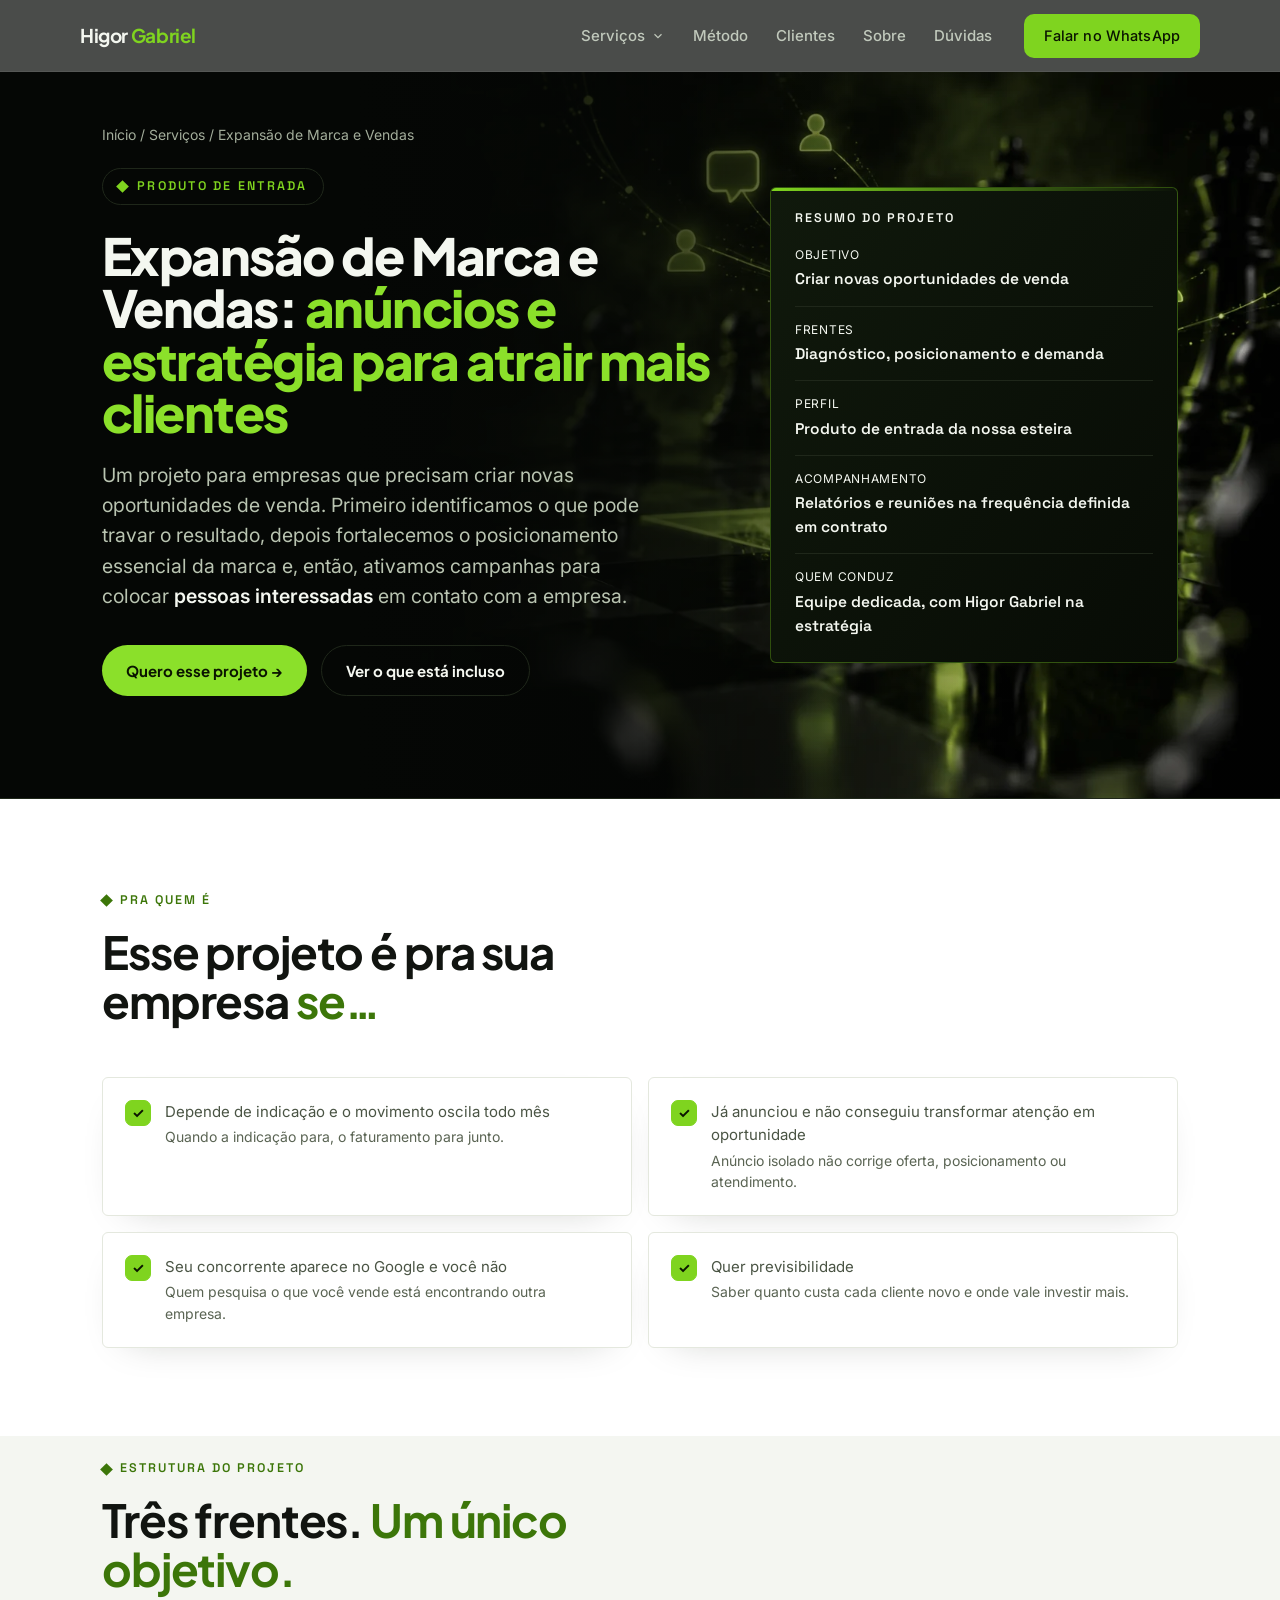
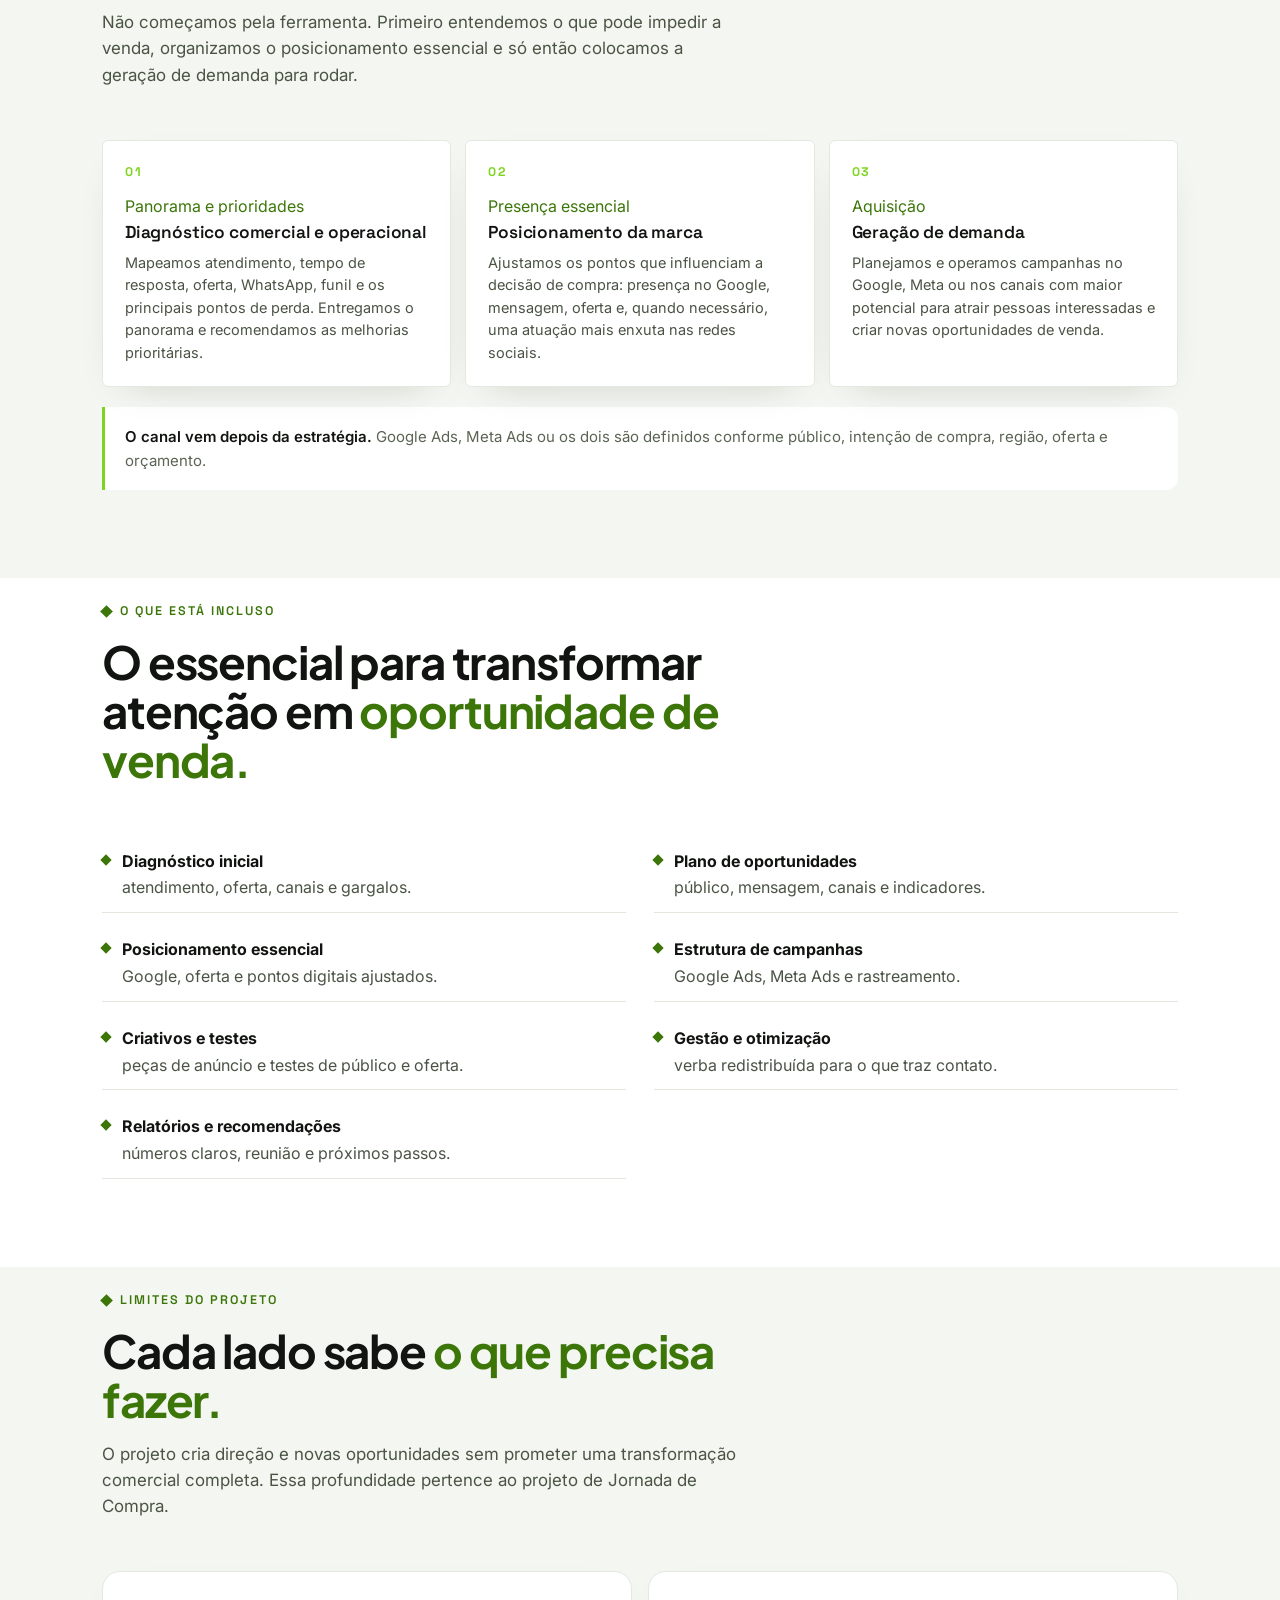
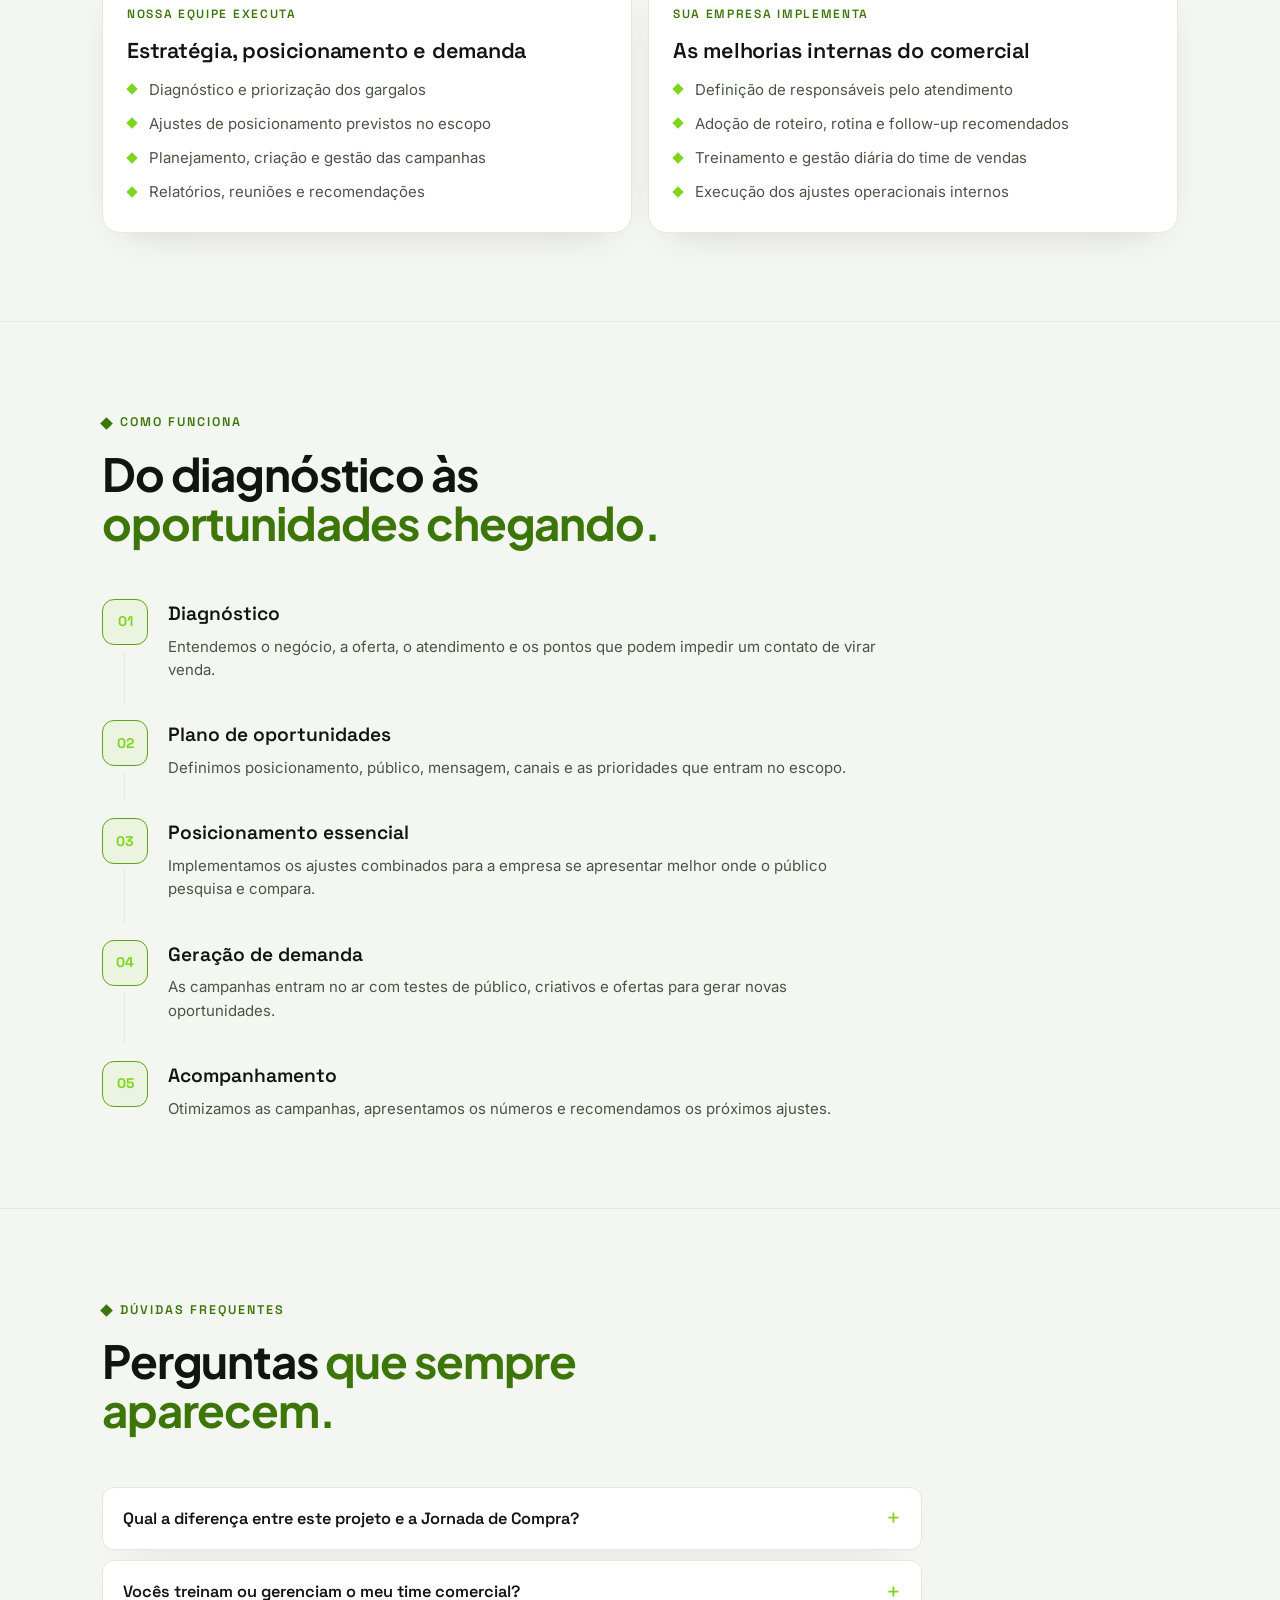
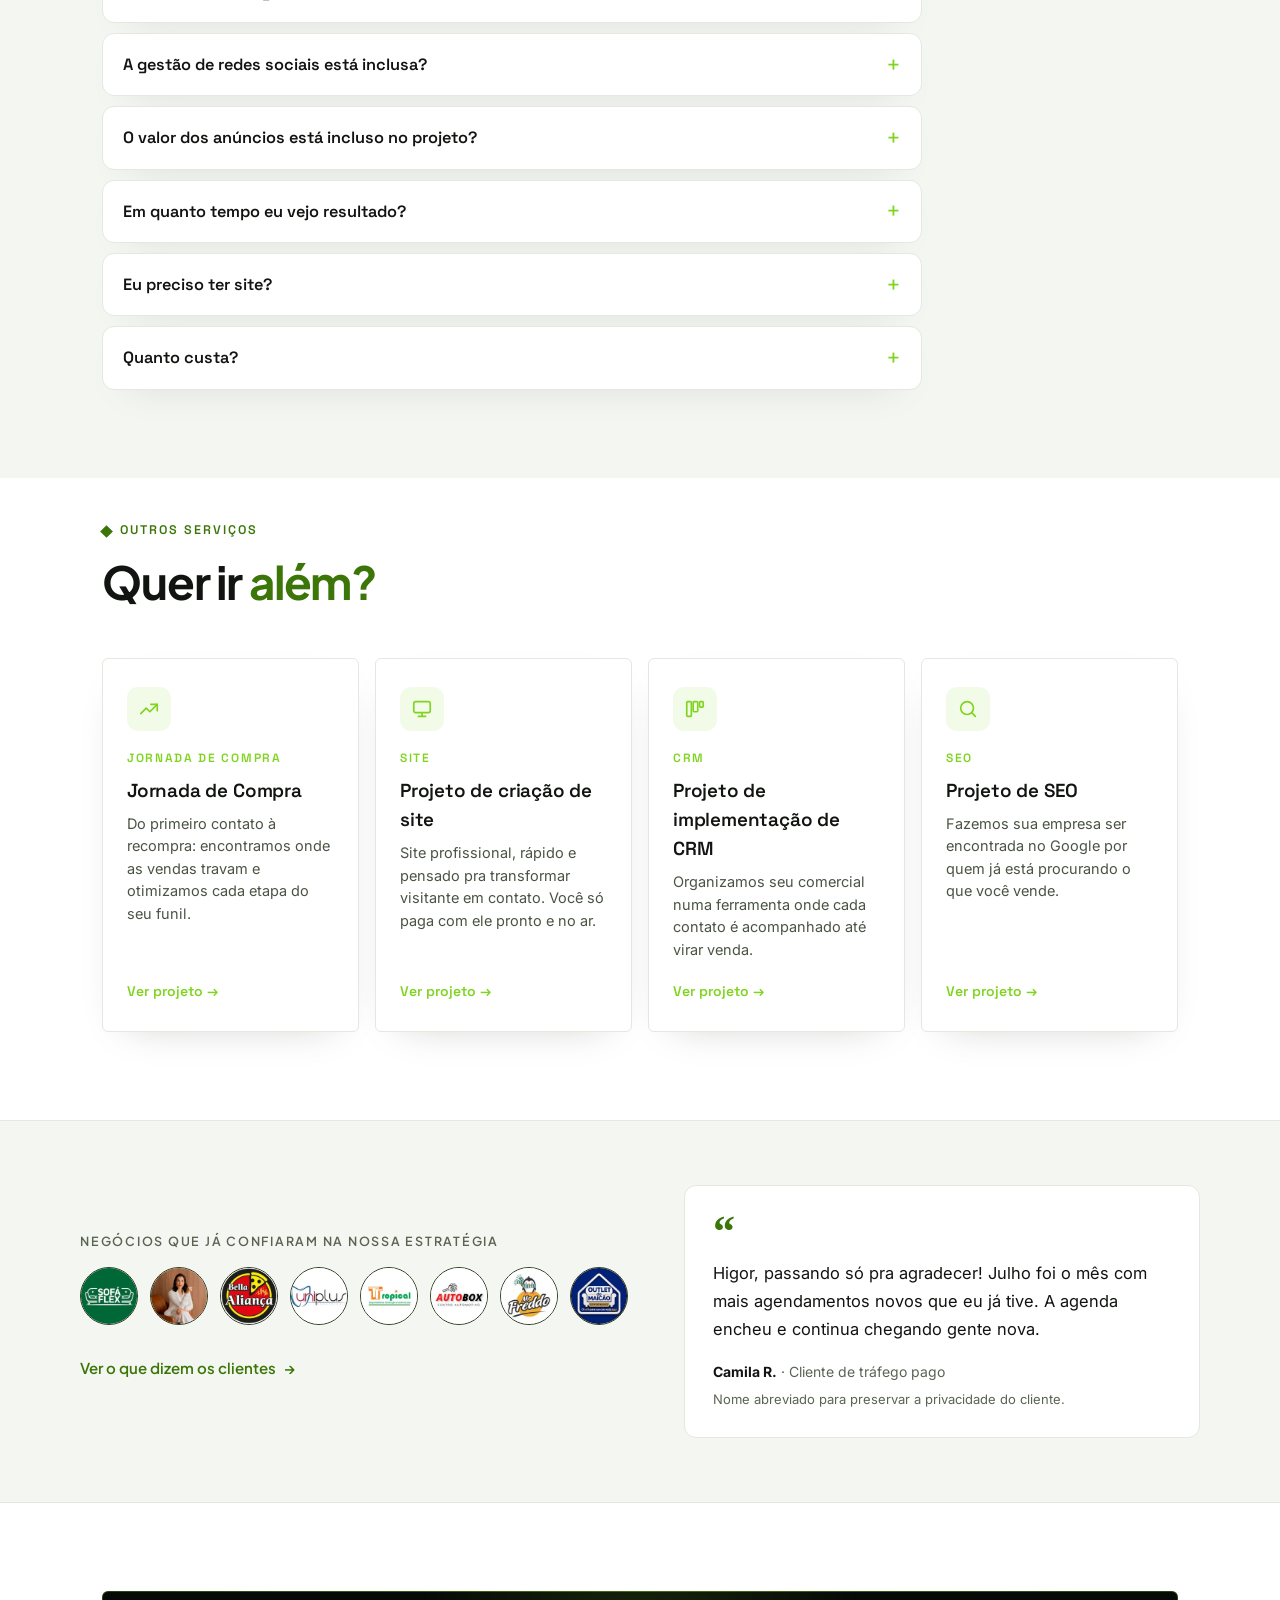
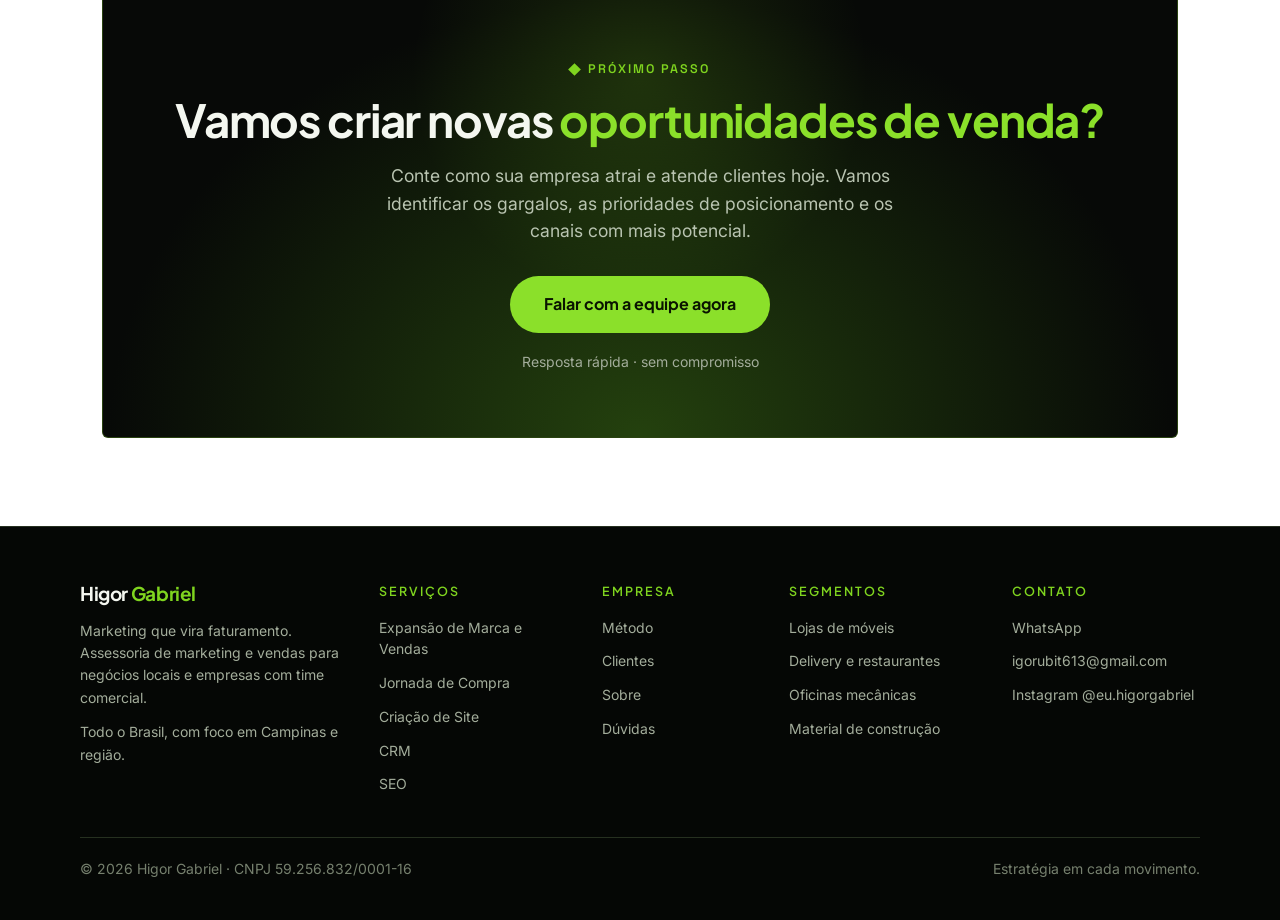
<file: trafego-pago.html>
<!DOCTYPE html>
<html lang="pt-BR">
<head>
<meta charset="UTF-8">
<meta name="viewport" content="width=device-width, initial-scale=1.0">
<title>Expansão de Marca e Vendas: anúncios e estratégia para atrair mais clientes | Higor Gabriel</title>
<meta name="description" content="Produto de entrada para gerar novas oportunidades de venda com diagnóstico comercial, posicionamento essencial e campanhas no Google e Meta.">
<link rel="preconnect" href="https://fonts.googleapis.com">
<link rel="preconnect" href="https://fonts.gstatic.com" crossorigin>
<link href="https://fonts.googleapis.com/css2?family=Space+Grotesk:wght@400;500;600;700&family=Inter:wght@400;500;600;700&display=swap" rel="stylesheet">
<link rel="stylesheet" href="assets/original.css?v=2"><link rel="stylesheet" href="assets/project.css?v=7"><link rel="stylesheet" href="assets/internas-v3.css?v=3">
<script src="assets/site.js" defer></script>
<!-- shell:head -->
<link rel="canonical" href="https://higor-gabriel.vercel.app/trafego-pago">
<meta property="og:url" content="https://higor-gabriel.vercel.app/trafego-pago">
<meta property="og:title" content="Expansão de Marca e Vendas: anúncios e estratégia para atrair mais clientes | Higor Gabriel">
<meta property="og:description" content="Produto de entrada para gerar novas oportunidades de venda com diagnóstico comercial, posicionamento essencial e campanhas no Google e Meta.">
<link rel="icon" href="img/favicon.svg" type="image/svg+xml">
<meta name="theme-color" content="#050705">
<meta property="og:type" content="website">
<meta property="og:locale" content="pt_BR">
<meta property="og:site_name" content="Higor Gabriel">
<meta property="og:image" content="https://higor-gabriel.vercel.app/img/og-compartilhamento.jpg">
<meta property="og:image:width" content="1200"><meta property="og:image:height" content="630">
<meta name="twitter:card" content="summary_large_image">
<link rel="preconnect" href="https://fonts.googleapis.com"><link rel="preconnect" href="https://fonts.gstatic.com" crossorigin><link rel="stylesheet" href="https://fonts.googleapis.com/css2?family=Plus+Jakarta+Sans:wght@500;600;700;800&family=Inter:wght@400;500;600&display=swap">
<link rel="stylesheet" href="assets/shell.css?v=4">
<script src="assets/shell.js?v=3" defer></script>
<!-- /shell:head --></head>
<body>

<!-- shell:header -->
<a class="gh-skip" href="#conteudo">Pular para o conteúdo</a>
<header class="gh-header">
  <div class="gh-header-in">
    <a class="gh-logo" href="index.html" aria-label="Higor Gabriel — início">Higor <b>Gabriel</b></a>
    <button class="gh-burger" type="button" aria-label="Abrir menu" aria-expanded="false" aria-controls="gh-menu"><span></span><span></span><span></span></button>
    <nav class="gh-menu" id="gh-menu" aria-label="Navegação principal">
      <div class="gh-dd">
        <button class="gh-dd-btn" type="button" aria-expanded="false">Serviços <svg viewBox="0 0 24 24" aria-hidden="true"><path d="M6 9l6 6 6-6"/></svg></button>
        <div class="gh-dd-panel">
          <a href="trafego-pago.html" aria-current="page"><span class="gh-ic"><svg viewBox="0 0 24 24" aria-hidden="true"><circle cx="12" cy="12" r="9"/><circle cx="12" cy="12" r="5"/><circle cx="12" cy="12" r="1"/></svg></span><span><b>Expansão de Marca e Vendas</b><small>Para quando chegam poucos clientes: anúncios, posicionamento e diagnóstico</small></span></a><a href="jornada-de-compra.html"><span class="gh-ic"><svg viewBox="0 0 24 24" aria-hidden="true"><polyline points="3 17 9 11 13 15 21 7"/><polyline points="14 7 21 7 21 14"/></svg></span><span><b>Jornada de Compra</b><small>Do primeiro contato à recompra</small></span></a><a href="criacao-de-site.html"><span class="gh-ic"><svg viewBox="0 0 24 24" aria-hidden="true"><rect x="3" y="4" width="18" height="12" rx="2"/><path d="M8 20h8M12 16v4"/></svg></span><span><b>Criação de Site</b><small>Site profissional feito para converter</small></span></a><a href="crm.html"><span class="gh-ic"><svg viewBox="0 0 24 24" aria-hidden="true"><rect x="3" y="4" width="5" height="16" rx="1"/><rect x="10" y="4" width="5" height="11" rx="1"/><rect x="17" y="4" width="4" height="6" rx="1"/></svg></span><span><b>CRM</b><small>Comercial organizado, nenhum contato esquecido</small></span></a><a href="seo.html"><span class="gh-ic"><svg viewBox="0 0 24 24" aria-hidden="true"><circle cx="11" cy="11" r="7"/><path d="M20 20l-4-4"/></svg></span><span><b>SEO</b><small>Apareça no Google sem pagar por clique</small></span></a>
        </div>
      </div>
      <a href="index.html#metodo">Método</a>
      <a href="index.html#clientes">Clientes</a>
      <a href="index.html#equipe">Sobre</a>
      <a href="index.html#duvidas">Dúvidas</a>
      <a class="gh-btn gh-btn-green" href="https://wa.me/5519998311721?text=Oi%20Higor%2C%20vim%20pelo%20site%20e%20quero%20saber%20sobre%20a%20Expans%C3%A3o%20de%20Marca%20e%20Vendas." target="_blank" rel="noopener">Falar no WhatsApp</a>
    </nav>
  </div>
</header>
<!-- /shell:header -->

<main id="conteudo">
<header class="pg-hero h-oportunidades">
  <div class="wrap pg-hero-grid">
    <div>
      <div class="crumb"><a href="index.html">Início</a> / <a href="index.html#servicos">Serviços</a> / Expansão de Marca e Vendas</div>
      <span class="eyebrow"><span class="dmd"></span> Produto de entrada</span>
      <h1>Expansão de Marca e Vendas: <span class="g">anúncios e estratégia para atrair mais clientes</span></h1>
      <p class="sub">Um projeto para empresas que precisam criar novas oportunidades de venda. Primeiro identificamos o que pode travar o resultado, depois fortalecemos o posicionamento essencial da marca e, então, ativamos campanhas para colocar <b>pessoas interessadas</b> em contato com a empresa.</p>
      <div class="hero-cta">
        <a class="btn btn-green" href="https://wa.me/5519998311721?text=Oi%20Higor%2C%20quero%20saber%20mais%20sobre%20o%20Projeto%20de%20Expans%C3%A3o%20de%20Marca%20e%20Vendas." target="_blank" rel="noopener">Quero esse projeto &rarr;</a>
        <a class="btn btn-ghost" href="#inclui">Ver o que está incluso</a>
      </div>
    </div>
    <aside class="summary reveal">
      <h2>Resumo do projeto</h2>
      <dl>
        <div><dt>Objetivo</dt><dd>Criar novas oportunidades de venda</dd></div>
        <div><dt>Frentes</dt><dd>Diagnóstico, posicionamento e demanda</dd></div>
        <div><dt>Perfil</dt><dd>Produto de entrada da nossa esteira</dd></div>
        <div><dt>Acompanhamento</dt><dd>Relatórios e reuniões na frequência definida em contrato</dd></div>
        <div><dt>Quem conduz</dt><dd>Equipe dedicada, com Higor Gabriel na estratégia</dd></div>
      </dl>
    </aside>
  </div>
</header>

<section class="blk">
  <div class="wrap">
    <div class="sec-head reveal">
      <span class="sec-tag"><span class="dmd"></span> Pra quem é</span>
      <h2>Esse projeto é pra sua empresa <span class="g">se…</span></h2>
    </div>
    <div class="prob-grid">
      <div class="prob reveal"><div class="x ok">&#10003;</div><p>Depende de indicação e o movimento oscila todo mês<span>Quando a indicação para, o faturamento para junto.</span></p></div>
      <div class="prob reveal"><div class="x ok">&#10003;</div><p>Já anunciou e não conseguiu transformar atenção em oportunidade<span>Anúncio isolado não corrige oferta, posicionamento ou atendimento.</span></p></div>
      <div class="prob reveal"><div class="x ok">&#10003;</div><p>Seu concorrente aparece no Google e você não<span>Quem pesquisa o que você vende está encontrando outra empresa.</span></p></div>
      <div class="prob reveal"><div class="x ok">&#10003;</div><p>Quer previsibilidade<span>Saber quanto custa cada cliente novo e onde vale investir mais.</span></p></div>
    </div>
  </div>
</section>

<section class="blk" style="padding-top:20px">
  <div class="wrap">
    <div class="sec-head reveal">
      <span class="sec-tag"><span class="dmd"></span> Estrutura do projeto</span>
      <h2>Três frentes. <span class="g">Um único objetivo.</span></h2>
      <p>Não começamos pela ferramenta. Primeiro entendemos o que pode impedir a venda, organizamos o posicionamento essencial e só então colocamos a geração de demanda para rodar.</p>
    </div>
    <div class="inc-grid">
      <div class="inc reveal"><div class="n">01</div><span class="tag">Panorama e prioridades</span><h3>Diagnóstico comercial e operacional</h3><p>Mapeamos atendimento, tempo de resposta, oferta, WhatsApp, funil e os principais pontos de perda. Entregamos o panorama e recomendamos as melhorias prioritárias.</p></div>
      <div class="inc reveal"><div class="n">02</div><span class="tag">Presença essencial</span><h3>Posicionamento da marca</h3><p>Ajustamos os pontos que influenciam a decisão de compra: presença no Google, mensagem, oferta e, quando necessário, uma atuação mais enxuta nas redes sociais.</p></div>
      <div class="inc reveal"><div class="n">03</div><span class="tag">Aquisição</span><h3>Geração de demanda</h3><p>Planejamos e operamos campanhas no Google, Meta ou nos canais com maior potencial para atrair pessoas interessadas e criar novas oportunidades de venda.</p></div>
    </div>
    <div class="note reveal"><b>O canal vem depois da estratégia.</b> Google Ads, Meta Ads ou os dois são definidos conforme público, intenção de compra, região, oferta e orçamento.</div>
  </div>
</section>

<section class="blk" id="inclui" style="padding-top:20px">
  <div class="wrap">
    <div class="sec-head reveal">
      <span class="sec-tag"><span class="dmd"></span> O que está incluso</span>
      <h2>O essencial para transformar atenção em <span class="g">oportunidade de venda.</span></h2>
    </div>
    <ul class="inc-list reveal">
      <li><b>Diagnóstico inicial</b> <span>atendimento, oferta, canais e gargalos.</span></li>
      <li><b>Plano de oportunidades</b> <span>público, mensagem, canais e indicadores.</span></li>
      <li><b>Posicionamento essencial</b> <span>Google, oferta e pontos digitais ajustados.</span></li>
      <li><b>Estrutura de campanhas</b> <span>Google Ads, Meta Ads e rastreamento.</span></li>
      <li><b>Criativos e testes</b> <span>peças de anúncio e testes de público e oferta.</span></li>
      <li><b>Gestão e otimização</b> <span>verba redistribuída para o que traz contato.</span></li>
      <li><b>Relatórios e recomendações</b> <span>números claros, reunião e próximos passos.</span></li>
    </ul>
    </div>
  
</section>

<section class="blk" style="padding-top:20px">
  <div class="wrap">
    <div class="sec-head reveal">
      <span class="sec-tag"><span class="dmd"></span> Limites do projeto</span>
      <h2>Cada lado sabe <span class="g">o que precisa fazer.</span></h2>
      <p>O projeto cria direção e novas oportunidades sem prometer uma transformação comercial completa. Essa profundidade pertence ao projeto de Jornada de Compra.</p>
    </div>
    <div class="split">
      <div class="opt hl reveal">
        <span class="tag">Nossa equipe executa</span>
        <h3>Estratégia, posicionamento e demanda</h3>
        <ul class="ticks"><li>Diagnóstico e priorização dos gargalos</li><li>Ajustes de posicionamento previstos no escopo</li><li>Planejamento, criação e gestão das campanhas</li><li>Relatórios, reuniões e recomendações</li></ul>
      </div>
      <div class="opt reveal">
        <span class="tag">Sua empresa implementa</span>
        <h3>As melhorias internas do comercial</h3>
        <ul class="ticks"><li>Definição de responsáveis pelo atendimento</li><li>Adoção de roteiro, rotina e follow-up recomendados</li><li>Treinamento e gestão diária do time de vendas</li><li>Execução dos ajustes operacionais internos</li></ul>
      </div>
    </div>
  </div>
</section>

<section class="blk alt">
  <div class="wrap">
    <div class="sec-head reveal">
      <span class="sec-tag"><span class="dmd"></span> Como funciona</span>
      <h2>Do diagnóstico às <span class="g">oportunidades chegando.</span></h2>
    </div>
    <ol class="flow">
      <li class="reveal"><h3>Diagnóstico</h3><p>Entendemos o negócio, a oferta, o atendimento e os pontos que podem impedir um contato de virar venda.</p></li>
      <li class="reveal"><h3>Plano de oportunidades</h3><p>Definimos posicionamento, público, mensagem, canais e as prioridades que entram no escopo.</p></li>
      <li class="reveal"><h3>Posicionamento essencial</h3><p>Implementamos os ajustes combinados para a empresa se apresentar melhor onde o público pesquisa e compara.</p></li>
      <li class="reveal"><h3>Geração de demanda</h3><p>As campanhas entram no ar com testes de público, criativos e ofertas para gerar novas oportunidades.</p></li>
      <li class="reveal"><h3>Acompanhamento</h3><p>Otimizamos as campanhas, apresentamos os números e recomendamos os próximos ajustes.</p></li>
    </ol>
  </div>
</section>

<section class="blk">
  <div class="wrap">
    <div class="sec-head reveal">
      <span class="sec-tag"><span class="dmd"></span> Dúvidas frequentes</span>
      <h2>Perguntas <span class="g">que sempre aparecem.</span></h2>
    </div>
    <div class="faq">
      <details class="reveal"><summary>Qual a diferença entre este projeto e a Jornada de Compra?</summary><p>Expansão de Marca e Vendas é o produto de entrada: diagnosticamos o essencial, fortalecemos o posicionamento e ativamos a demanda. A Jornada de Compra é mais profunda e trabalha o processo completo, do primeiro contato ao atendimento, fechamento, CRM, recompra e recorrência.</p></details>
      <details class="reveal"><summary>Vocês treinam ou gerenciam o meu time comercial?</summary><p>Não neste projeto. Diagnosticamos gargalos e entregamos recomendações claras, mas a implementação dos ajustes internos, o treinamento e a gestão diária do time ficam com a empresa. Se for necessário atuar profundamente no comercial, avaliamos o projeto de Jornada de Compra.</p></details>
      <details class="reveal"><summary>A gestão de redes sociais está inclusa?</summary><p>O projeto inclui os ajustes de posicionamento definidos no escopo. Dependendo do diagnóstico, podemos implementar uma presença mais enxuta nas redes sociais. Uma operação contínua e completa de social media precisa ser combinada separadamente.</p></details>
      <details class="reveal"><summary>O valor dos anúncios está incluso no projeto?</summary><p>Não. A verba dos anúncios é paga diretamente à Meta e/ou ao Google. O projeto contempla diagnóstico, posicionamento essencial, estratégia, criação e gestão das campanhas conforme o escopo.</p></details>
      <details class="reveal"><summary>Em quanto tempo eu vejo resultado?</summary><p>Depende do seu mercado, da oferta e do investimento. A primeira fase é de exploração: testar pra descobrir o que funciona. Com esses dados em mãos, lapidamos as campanhas e o resultado fica cada vez mais previsível.</p></details>
      <details class="reveal"><summary>Eu preciso ter site?</summary><p>Não necessariamente. Dá pra levar as pessoas direto pro WhatsApp. Se um site ou landing page fizer diferença no seu caso, isso entra no plano de ação. E se precisar, também <a href="criacao-de-site.html">criamos o seu site</a>.</p></details>
      <details class="reveal"><summary>Quanto custa?</summary><p>O investimento depende do diagnóstico, dos canais e do escopo de posicionamento necessário. Chame a equipe no WhatsApp para entendermos o cenário e prepararmos uma proposta.</p></details>
    </div>
  </div>
</section>

<section class="blk" style="padding-top:40px">
  <div class="wrap">
    <div class="sec-head reveal">
      <span class="sec-tag"><span class="dmd"></span> Outros serviços</span>
      <h2>Quer ir <span class="g">além?</span></h2>
    </div>
    <div class="svc-grid x4">
      <a class="svc svc-link reveal" href="jornada-de-compra.html">
        <div class="ic"><svg viewBox="0 0 24 24" aria-hidden="true"><polyline points="3 17 9 11 13 15 21 7"/><polyline points="14 7 21 7 21 14"/></svg></div>
        <span class="kicker">Jornada de compra</span>
        <h3>Jornada de Compra</h3>
        <p>Do primeiro contato à recompra: encontramos onde as vendas travam e otimizamos cada etapa do seu funil.</p>
        <span class="more">Ver projeto &rarr;</span>
      </a>
      <a class="svc svc-link reveal" href="criacao-de-site.html">
        <div class="ic"><svg viewBox="0 0 24 24" aria-hidden="true"><rect x="3" y="4" width="18" height="12" rx="2"/><path d="M8 20h8M12 16v4"/></svg></div>
        <span class="kicker">Site</span>
        <h3>Projeto de criação de site</h3>
        <p>Site profissional, rápido e pensado pra transformar visitante em contato. Você só paga com ele pronto e no ar.</p>
        <span class="more">Ver projeto &rarr;</span>
      </a>
      <a class="svc svc-link reveal" href="crm.html">
        <div class="ic"><svg viewBox="0 0 24 24" aria-hidden="true"><rect x="3" y="4" width="5" height="16" rx="1"/><rect x="10" y="4" width="5" height="11" rx="1"/><rect x="17" y="4" width="4" height="6" rx="1"/></svg></div>
        <span class="kicker">CRM</span>
        <h3>Projeto de implementação de CRM</h3>
        <p>Organizamos seu comercial numa ferramenta onde cada contato é acompanhado até virar venda.</p>
        <span class="more">Ver projeto &rarr;</span>
      </a>
      <a class="svc svc-link reveal" href="seo.html">
        <div class="ic"><svg viewBox="0 0 24 24" aria-hidden="true"><circle cx="11" cy="11" r="7"/><path d="M20 20l-4-4"/></svg></div>
        <span class="kicker">SEO</span>
        <h3>Projeto de SEO</h3>
        <p>Fazemos sua empresa ser encontrada no Google por quem já está procurando o que você vende.</p>
        <span class="more">Ver projeto &rarr;</span>
      </a>
    </div>
  </div>
</section>

<!-- shell:prova -->
<section class="gh-proof" aria-labelledby="gh-proof-t">
  <div class="gh-proof-in">
    <div class="gh-proof-logos"><h2 id="gh-proof-t">Negócios que já confiaram na nossa estratégia</h2><ul><li><img src="img/clientes/sofaflex_sorocaba.jpg" alt="Sofá Flex Sorocaba" title="Sofá Flex Sorocaba" width="150" height="150" loading="lazy" decoding="async"></li><li><img src="img/clientes/clinicaclaramalheiro.jpg" alt="Clínica Clara Malheiro" title="Clínica Clara Malheiro" width="150" height="150" loading="lazy" decoding="async"></li><li><img src="img/clientes/pizzariabellaalianca.jpg" alt="Pizzaria Bella Aliança" title="Pizzaria Bella Aliança" width="150" height="150" loading="lazy" decoding="async"></li><li><img src="img/clientes/uniplusodontologia.jpg" alt="Uniplus Odontologia" title="Uniplus Odontologia" width="150" height="150" loading="lazy" decoding="async"></li><li><img src="img/clientes/tropical_imobiliaria.jpg" alt="Tropical Imobiliária" title="Tropical Imobiliária" width="150" height="150" loading="lazy" decoding="async"></li><li><img src="img/clientes/autobox-oficina.jpg" alt="Autobox" title="Autobox" width="150" height="150" loading="lazy" decoding="async"></li><li><img src="img/clientes/mrfreddosorvetes.jpg" alt="Mr. Freddo Sorvetes" title="Mr. Freddo Sorvetes" width="150" height="150" loading="lazy" decoding="async"></li><li><img src="img/clientes/outlet-domaicao_02.jpg" alt="Outlet do Maicão" title="Outlet do Maicão" width="150" height="150" loading="lazy" decoding="async"></li></ul><a href="index.html#clientes">Ver o que dizem os clientes <span aria-hidden="true">→</span></a></div>
    <figure class="gh-proof-quote"><blockquote>Higor, passando só pra agradecer! Julho foi o mês com mais agendamentos novos que eu já tive. A agenda encheu e continua chegando gente nova.</blockquote><figcaption><strong>Camila R.</strong> · Cliente de tráfego pago<small>Nome abreviado para preservar a privacidade do cliente.</small></figcaption></figure>
  </div>
</section>
<!-- /shell:prova --><section class="blk final" id="contato" data-hide-wa>
  <div class="wrap">
    <div class="final-card reveal">
      <span class="sec-tag" style="justify-content:center"><span class="dmd"></span> Próximo passo</span>
      <h2>Vamos criar novas <span class="g">oportunidades de venda?</span></h2>
      <p>Conte como sua empresa atrai e atende clientes hoje. Vamos identificar os gargalos, as prioridades de posicionamento e os canais com mais potencial.</p>
      <a class="btn btn-green" href="https://wa.me/5519998311721?text=Oi%20Higor%2C%20quero%20saber%20mais%20sobre%20o%20Projeto%20de%20Expans%C3%A3o%20de%20Marca%20e%20Vendas." target="_blank" rel="noopener">Falar com a equipe agora</a>
      <small>Resposta rápida · sem compromisso</small>
    </div>
  </div>
</section>
</main>

<!-- shell:footer -->
<footer class="gh-footer">
  <div class="gh-footer-in">
    <div>
      <a class="gh-logo" href="index.html" aria-label="Higor Gabriel — início">Higor <b>Gabriel</b></a>
      <p>Marketing que vira faturamento.<br>Assessoria de marketing e vendas para negócios locais e empresas com time comercial.</p><p>Todo o Brasil, com foco em Campinas e região.</p>
    </div>
    <nav aria-label="Serviços"><h2>Serviços</h2><a href="trafego-pago.html">Expansão de Marca e Vendas</a><a href="jornada-de-compra.html">Jornada de Compra</a><a href="criacao-de-site.html">Criação de Site</a><a href="crm.html">CRM</a><a href="seo.html">SEO</a></nav>
    <nav aria-label="Empresa"><h2>Empresa</h2><a href="index.html#metodo">Método</a><a href="index.html#clientes">Clientes</a><a href="index.html#equipe">Sobre</a><a href="index.html#duvidas">Dúvidas</a></nav>
    <nav aria-label="Segmentos"><h2>Segmentos</h2><a href="lojas-de-moveis.html">Lojas de móveis</a><a href="delivery-restaurantes.html">Delivery e restaurantes</a><a href="oficinas-mecanicas.html">Oficinas mecânicas</a><a href="material-de-construcao.html">Material de construção</a></nav>
    <div class="gh-foot-col"><h2>Contato</h2><a href="https://wa.me/5519998311721?text=Oi%20Higor%2C%20vim%20pelo%20site%20e%20quero%20um%20contato." target="_blank" rel="noopener">WhatsApp</a><a href="mailto:igorubit613@gmail.com">igorubit613@gmail.com</a><a href="https://instagram.com/eu.higorgabriel" target="_blank" rel="noopener">Instagram @eu.higorgabriel</a></div>
  </div>
  <div class="gh-legal"><span>© 2026 Higor Gabriel · CNPJ 59.256.832/0001-16</span><span>Estratégia em cada movimento.</span></div>
</footer>
<a class="gh-wa" href="https://wa.me/5519998311721?text=Oi%20Higor%2C%20estou%20no%20site%20na%20p%C3%A1gina%20de%20Expans%C3%A3o%20de%20Marca%20e%20Vendas%20e%20tenho%20uma%20d%C3%BAvida." target="_blank" rel="noopener" aria-label="Conversar no WhatsApp"><svg aria-hidden="true" viewBox="0 0 32 32"><path d="M16.003 0h-.006C7.164 0 0 7.164 0 16c0 3.084.87 5.97 2.383 8.43L.826 31.5l7.24-1.897A15.9 15.9 0 0 0 16.003 32C24.84 32 32 24.836 32 16S24.84 0 16.003 0zm9.36 22.593c-.388 1.095-1.927 2.003-3.155 2.269-.84.18-1.936.323-5.632-1.21-4.727-1.958-7.77-6.762-8.007-7.074-.227-.312-1.91-2.543-1.91-4.85 0-2.31 1.174-3.443 1.647-3.926.388-.397.98-.577 1.548-.577.184 0 .35.01.5.017.442.02.664.045.956.744.363.877 1.25 3.037 1.356 3.257.108.22.216.518.067.83-.14.31-.263.448-.483.7-.22.25-.43.442-.65.71-.2.234-.427.487-.173.926.254.43 1.13 1.86 2.425 3.014 1.672 1.49 3.06 1.953 3.548 2.156.363.15.79.114 1.056-.173.335-.363.744-.964 1.16-1.556.294-.42.665-.472 1.056-.323.4.14 2.522 1.19 2.955 1.406.432.216.716.32.822.5.106.18.106 1.03-.283 2.126z"/></svg></a>
<!-- /shell:footer -->

</body>
</html>
</file>
<file: assets/clients.css>
/* Original client identities, framed for the site's dark palette. */
.client-section{padding:64px 0 44px;border-block:1px solid var(--line);background:#0a0e08;overflow:hidden}
.client-heading{display:flex;align-items:flex-end;justify-content:space-between;gap:32px;margin-bottom:38px}
.client-heading .eyebrow{margin-bottom:14px;font-size:14px}
.client-heading h2{font-size:clamp(27px,2.6vw,36px);max-width:700px}
.client-heading p:not(.eyebrow){color:#b3bcac;margin-top:14px;font-size:15px}
.client-viewport{overflow-x:auto;scrollbar-width:thin;scrollbar-color:#526743 #0a0e08;padding-block:8px 12px}
.client-track{display:flex;width:max-content}
.client-list{display:flex;gap:24px;padding:0 24px 0 0;margin:0;list-style:none;flex-shrink:0}
.client-list li{width:144px;flex-shrink:0;text-align:center}
.client-brand{display:flex;flex-direction:column;align-items:center;gap:15px;padding:4px 4px 8px}
.client-logo{display:block;width:100px;height:100px;overflow:hidden;border-radius:50%;border:3px solid #f1f4ec;box-shadow:0 0 0 1px #516443;background:white;transition:box-shadow .2s ease}
.client-logo img{width:100%;height:100%;object-fit:contain;border-radius:50%}
.client-name{max-width:136px;min-height:36px;font-size:14px;line-height:1.5;font-weight:500;color:#cad3c3}
.client-brand:hover .client-logo{box-shadow:0 0 0 3px var(--green)}
.client-brand:focus-visible{outline:2px solid var(--green);outline-offset:3px}
.client-footnote{font-size:14px;color:#a3ad9b;margin-top:24px}
.client-section.is-animated .client-viewport{overflow:hidden;mask-image:linear-gradient(to right,transparent,#000 4%,#000 96%,transparent)}
.client-section.is-animated .client-track{animation:client-drift var(--client-duration,78.4s) linear infinite;animation-play-state:paused}
.client-section.is-running .client-track{animation-play-state:running}
.client-section.is-animated .client-viewport:hover .client-track{animation-play-state:paused}
.client-section.is-animated:has(.client-brand:focus-visible) .client-track{animation:none;transform:none}
.client-section.is-animated:has(.client-brand:focus-visible) .client-viewport{overflow-x:auto;mask-image:none}
.client-section:has(.client-brand:focus-visible) [data-client-clone]{display:none}
@keyframes client-drift{to{transform:translateX(-50%)}}
@media(max-width:760px){.client-section{padding:42px 0 32px}.client-heading{align-items:flex-start;flex-direction:column;gap:20px;margin-bottom:24px}.client-heading .eyebrow{font-size:12px;letter-spacing:.12em}.client-heading h2{max-width:440px}.client-list{gap:16px;padding-right:16px}.client-list li{width:116px}.client-logo{width:84px;height:84px}.client-name{font-size:14px;max-width:112px}.client-footnote{font-size:14px}}
@media(prefers-reduced-motion:reduce){.client-section.is-animated .client-track{animation:none;transform:none}.client-section.is-animated .client-viewport{overflow-x:auto;mask-image:none}.client-section [data-client-clone]{display:none}.client-logo{transition:none}}
</file>
<file: assets/v3.css>
/* Identidade v3 (out/2026): topo escuro, corpo claro, Plus Jakarta Sans + Inter.
   Usado pela página inicial; as internas usam internas-v3.css por cima do CSS antigo. */
:root{
  --ink:#070907; --ink-2:#0f130d; --bg:#ffffff; --bg-2:#f4f6f1; --card:#ffffff;
  --text:#111410; --muted:#5a6453; --line:#e4e8de;
  --lime:#8be02a; --lime-2:#a6ef55; --lime-txt:#3c7609; --lime-soft:#eef8e0;
  --disp:'Plus Jakarta Sans',system-ui,sans-serif; --body:Inter,system-ui,sans-serif;
  --r:999px; --r2:20px; --shadow:0 14px 40px -24px rgba(17,20,16,.3);
}
*{box-sizing:border-box}
html{scroll-behavior:smooth}
body{margin:0;font:17px/1.6 var(--body);color:var(--text);background:var(--bg);-webkit-font-smoothing:antialiased}
img{display:block;max-width:100%;height:auto}
a{color:inherit;text-decoration:none}
h1,h2,h3,h4{font-family:var(--disp);margin:0;letter-spacing:-.025em;line-height:1.12;font-weight:700}
p{margin:0}
em{font-style:normal;color:var(--lime-txt)}
.w{width:min(1120px,calc(100% - 40px));margin:auto}
.sec{padding:96px 0}
.sec.alt{background:var(--bg-2)}
.eyebrow{display:block;font:700 13px var(--disp);letter-spacing:.14em;text-transform:uppercase;color:var(--lime-txt);margin-bottom:14px}
.h2{font-size:clamp(30px,3.4vw,44px);max-width:760px}
.lead{font-size:18.5px;color:var(--muted);max-width:640px;margin-top:16px}
.btn{display:inline-flex;align-items:center;justify-content:center;gap:8px;min-height:52px;padding:12px 26px;border-radius:var(--r);font:700 16px var(--disp);border:1.5px solid transparent;cursor:pointer;transition:background .2s,transform .2s,border-color .2s}
.btn:hover{transform:translateY(-2px)}
.btn-p{background:var(--lime);color:#0a1400}.btn-p:hover{background:var(--lime-2)}
.btn-s{border-color:#cfd8c7;color:var(--text)}.btn-s:hover{border-color:var(--text)}
.btn svg{width:18px;height:18px;fill:none;stroke:currentColor;stroke-width:2;stroke-linecap:round;stroke-linejoin:round}

/* ---------- 1 · topo escuro com vídeo ---------- */
.hero{position:relative;overflow:hidden;background:var(--ink);color:#fff;margin-top:calc(-1 * var(--gh-header,72px));padding:calc(var(--gh-header,72px) + 64px) 0 0}
.hero-art-stage{position:absolute;inset:0}
.hero-art-stage img,.hero-art-stage video{position:absolute;inset:0;width:100%;height:100%;object-fit:cover;object-position:70% center}
.hero-art-stage video{opacity:0;transition:opacity .8s}
.hero-art-stage.video-ready video{opacity:1}
.hero-shade{position:absolute;inset:0;background:linear-gradient(90deg,#070907 0%,#070907e6 38%,#07090766 70%,#07090733 100%),linear-gradient(0deg,#070907 0%,transparent 35%)}
.hero .w{position:relative}
.hero-copy{max-width:600px;padding-bottom:56px}
.hero .eyebrow{color:var(--lime)}
.hero h1{font-size:clamp(40px,5.2vw,64px);font-weight:800}
.hero h1 em{color:var(--lime)}
.hero .lead{color:#c3cdbb;font-size:19px;margin:20px 0 30px;max-width:520px}
.hero .ctas{display:flex;flex-wrap:wrap;gap:12px}
.hero .btn-s{border-color:#ffffff55;color:#fff}.hero .btn-s:hover{border-color:#fff}
.hero-proof{margin-top:24px;font-size:15px;color:#b9c4b1}.hero-proof b{color:#fff}
.hero-clients{position:relative;border-top:1px solid #ffffff1a;padding:22px 0 26px}
.hero-clients .lbl{display:block;text-align:center;font:600 13px var(--disp);letter-spacing:.12em;text-transform:uppercase;color:#9aa593;margin-bottom:14px}
@media(max-width:760px){.hero{padding-top:calc(var(--gh-header,72px) + 40px)}.hero-shade{background:linear-gradient(180deg,#070907e6 0%,#070907cc 55%,#070907 100%)}.hero .ctas .btn{width:100%}.hero-copy{padding-bottom:36px}}

/* ---------- 2 · escolha seu caminho ---------- */
.paths{display:grid;grid-template-columns:1fr 1fr;gap:22px;margin-top:40px}
.path{display:flex;flex-direction:column;gap:12px;background:var(--card);border:1px solid var(--line);border-radius:var(--r2);padding:32px;box-shadow:var(--shadow)}
.path .quote{font:700 21px/1.3 var(--disp);color:var(--text)}
.path .name{align-self:flex-start;font:700 13px var(--disp);letter-spacing:.06em;text-transform:uppercase;padding:7px 14px;border-radius:999px;background:var(--ink);color:var(--lime)}
.path .for{color:var(--muted)}
.path ul{list-style:none;margin:4px 0 6px;padding:0;display:grid;gap:8px}
.path li{display:flex;gap:10px;align-items:flex-start}
.path li svg{flex:none;width:20px;height:20px;margin-top:3px;fill:none;stroke:var(--lime-txt);stroke-width:2.4;stroke-linecap:round;stroke-linejoin:round}
.path .how{font-size:15px;color:var(--muted);border-top:1px solid var(--line);padding-top:12px}
.path .btn{align-self:flex-start;margin-top:auto}
.also{margin-top:26px;display:flex;flex-wrap:wrap;align-items:center;gap:10px;color:var(--muted)}
.also a{padding:8px 16px;border-radius:999px;border:1px solid var(--line);background:#fff;color:var(--text);font-weight:600;font-size:15px}
.also a:hover{border-color:var(--lime-txt)}
.help{margin-top:18px;font-weight:600}.help a{color:var(--lime-txt);text-decoration:underline;text-underline-offset:4px}
@media(max-width:860px){.paths{grid-template-columns:1fr}.path{padding:26px 22px}}

/* ---------- 3 · método ---------- */
.metodo{display:grid;grid-template-columns:.95fr 1.05fr;gap:52px;align-items:center;margin-top:8px}
.ice{border-radius:var(--r2);overflow:hidden;background:var(--ink)}
.ice img{width:100%;max-height:520px;object-fit:cover}
.ice figcaption{padding:16px 20px;font-size:15px;color:#c3cdbb;background:var(--ink-2)}
.ice figcaption b{color:var(--lime)}
.steps{list-style:none;margin:0;padding:0;display:grid;gap:14px}
.steps li{display:grid;grid-template-columns:58px 1fr;column-gap:16px;background:#fff;border:1px solid var(--line);border-radius:var(--r2);padding:22px}
.steps .n{grid-row:span 3;font:800 28px var(--disp);color:var(--lime-txt)}
.steps h3{font-size:20px}
.steps p{color:var(--muted);font-size:16px;margin-top:4px}
.steps .get{font-size:15px;color:var(--text);margin-top:8px}.steps .get b{color:var(--lime-txt)}
.boost{margin-top:28px;display:flex;flex-wrap:wrap;gap:16px 28px;align-items:center;justify-content:space-between;background:var(--ink);color:#fff;border-radius:var(--r2);padding:24px 28px}
.boost p{font-size:17px;color:#c3cdbb;max-width:700px}.boost b{color:var(--lime);font:800 22px var(--disp);margin-right:6px}
@media(max-width:860px){.metodo{grid-template-columns:1fr;gap:28px}.ice img{max-height:260px}.boost{padding:22px}}

/* ---------- 4 · depoimentos ---------- */
.depo{display:grid;grid-template-columns:repeat(3,1fr);gap:20px;margin-top:40px}
.depo figure{margin:0;display:flex;flex-direction:column;background:#fff;border:1px solid var(--line);border-radius:var(--r2);padding:28px;box-shadow:var(--shadow)}
.depo blockquote{margin:0;flex:1;font-size:16.5px;line-height:1.7;color:var(--text)}
.depo blockquote::before{content:"\201C";display:block;font:800 46px/.8 Georgia,serif;color:var(--lime-txt);margin-bottom:10px}
.depo figcaption{display:flex;gap:12px;align-items:center;border-top:1px solid var(--line);padding-top:18px;margin-top:20px}
.depo .av{display:grid;place-items:center;width:40px;height:40px;border-radius:50%;background:var(--lime-soft);color:var(--lime-txt);font:700 15px var(--disp)}
.depo strong{display:block;font-size:15.5px}.depo small{font-size:14px;color:var(--muted)}
.depo-foot{display:flex;flex-wrap:wrap;gap:12px 28px;align-items:center;justify-content:space-between;margin-top:28px}
.depo-foot .big{font:700 18px var(--disp)}.depo-foot .big b{color:var(--lime-txt)}
.depo-foot small{display:block;font-size:14px;color:var(--muted);margin-top:4px}
@media(max-width:900px){.depo{grid-template-columns:1fr}}

/* ---------- 5 · quem faz ---------- */
.quem{display:grid;grid-template-columns:.8fr 1.2fr;gap:52px;align-items:center}
.quem .foto{position:relative;border-radius:var(--r2);overflow:hidden;max-width:380px}
.quem .foto img{width:100%;aspect-ratio:4/5;object-fit:cover;object-position:center 30%}
.quem .foto span{position:absolute;left:16px;bottom:16px;right:16px;background:#070907d9;color:#fff;border-radius:14px;padding:12px 16px;font:700 16px var(--disp)}
.quem .foto small{display:block;font:500 14px var(--body);color:var(--lime)}
.chips{display:flex;flex-wrap:wrap;gap:8px;margin:24px 0 28px}
.chips span{padding:8px 14px;border-radius:999px;background:var(--bg-2);border:1px solid var(--line);font-size:15px;font-weight:500}
@media(max-width:860px){.quem{grid-template-columns:1fr;gap:28px}.quem .foto{max-width:300px}}

/* ---------- 6 · dúvidas ---------- */
.faq{max-width:820px}
.faq details{background:#fff;border:1px solid var(--line);border-radius:16px;margin-top:10px}
.faq summary{cursor:pointer;list-style:none;display:flex;justify-content:space-between;gap:16px;padding:20px 22px;font:700 17.5px var(--disp)}
.faq summary::-webkit-details-marker{display:none}
.faq summary span{flex:none;display:grid;place-items:center;width:28px;height:28px;border-radius:50%;background:var(--bg-2);color:var(--lime-txt);transition:transform .2s}
.faq details[open] summary span{transform:rotate(45deg)}
.faq details p{padding:0 22px 22px;color:var(--muted);font-size:16.5px}

/* ---------- 7 · chamada final (escura) ---------- */
.final{position:relative;overflow:hidden;background:var(--ink);color:#fff;text-align:center;padding:100px 0}
.final .bg{position:absolute;inset:0;background:url('../img/proxima-jogada.webp') center bottom/cover no-repeat;opacity:.45}
.final .bg::after{content:"";position:absolute;inset:0;background:linear-gradient(0deg,#070907 0%,#07090799 60%,#070907 100%)}
.final .w{position:relative}
.final .eyebrow{color:var(--lime)}
.final h2{font-size:clamp(32px,4vw,50px);font-weight:800}
.final h2 em{color:var(--lime)}
.final ol{list-style:none;margin:30px auto 32px;padding:0;display:flex;flex-wrap:wrap;justify-content:center;gap:12px}
.final ol li{display:flex;align-items:center;gap:10px;background:#ffffff12;border:1px solid #ffffff22;border-radius:999px;padding:10px 18px;font-size:15.5px;color:#dfe6d9}
.final ol b{display:grid;place-items:center;width:26px;height:26px;border-radius:50%;background:var(--lime);color:#0a1400;font:800 14px var(--disp)}
.final small{display:block;margin-top:16px;font-size:14.5px;color:#b9c4b1}

/* faixa de clientes (reaproveita clients.css) no topo escuro */
.hero .client-viewport{margin:0}
.hero .client-name{color:#c3cdbb}
.reveal{opacity:1}
@media(prefers-reduced-motion:no-preference){.js-motion .reveal{opacity:0;transform:translateY(18px);transition:opacity .6s,transform .6s}.js-motion .reveal.visible{opacity:1;transform:none}}
:focus-visible{outline:2px solid var(--lime-txt);outline-offset:3px}

/* cabeçalho transparente sobre o topo escuro (só na home) */
.home-v3 .gh-header{background:linear-gradient(#070907d9,#07090700);border-bottom-color:transparent}
.home-v3 .gh-header.is-scrolled{background:rgba(7,9,7,.95);border-bottom-color:#ffffff12}

/* topo com a imagem do Higor (out/2026) */
.hero-art-stage picture{position:absolute;inset:0}
.hero-art-stage img{object-position:right center}
@media(max-width:760px){
  /* a mesma imagem do desktop continua como FUNDO no celular */
  .hero-art-stage{display:block}
  /* a foto sobe: tira a sobra acima da cabeca sem cortar o rosto */
  .hero-art-stage img{height:130%;top:-24%;object-position:58% top}
  .hero-shade{display:block;background:linear-gradient(180deg,#070907f2 0%,#070907c9 26%,#07090759 48%,#070907e8 78%,#070907 100%)}
}
.clients-band{background:#070907;color:#fff}
.clients-band .client-name{color:#c3cdbb}
.home-v3 .hero{min-height:min(760px,calc(100vh - 60px));display:flex;align-items:center;padding-bottom:40px}
.home-v3 .hero .w{width:min(1120px,calc(100% - 40px))}
.home-v3 .hero-art-stage img{object-position:72% 40%}
@media(max-width:760px){
  .home-v3 .hero{min-height:min(600px,88svh);display:flex;align-items:flex-end;padding-bottom:0}
  .home-v3 .hero .hero-copy{padding-bottom:32px;padding-top:min(24svh,180px)}
  .home-v3 .hero h1{font-size:clamp(32px,8.6vw,42px);line-height:1.08}
  .home-v3 .hero .lead{font-size:16px;margin:14px 0 22px}
  .home-v3 .hero .ctas{gap:10px}
  .home-v3 .hero-proof{margin-top:18px}
}

/* === secao "o que a gente faz" === */
.faz{position:relative;overflow:hidden}
.faz::before{content:"";position:absolute;left:50%;top:-180px;width:760px;height:380px;transform:translateX(-50%);
  background:radial-gradient(ellipse at center,#7fd41f1f,transparent 68%);pointer-events:none}
.faz-head{position:relative;max-width:760px}
.faz-t{font-size:clamp(30px,4.3vw,48px);line-height:1.08}
.faz-t em{color:var(--lime-txt);font-style:normal;white-space:nowrap;
  background-image:linear-gradient(#7fd41f40,#7fd41f40);background-repeat:no-repeat;
  background-position:0 86%;background-size:0 12px;transition:background-size .75s .2s cubic-bezier(.2,.7,.2,1)}
.faz-head.visible .faz-t em{background-size:100% 12px}

.tres{display:grid;grid-template-columns:repeat(3,1fr);gap:18px;margin-top:44px}
.tri{position:relative;overflow:hidden;display:flex;flex-direction:column;gap:10px;padding:30px 26px 28px;
  background:var(--card);border:1px solid var(--line);border-radius:var(--r2);box-shadow:var(--shadow);
  transition:border-color .22s,box-shadow .22s,transform .22s}
.tri:hover{transform:translateY(-4px);border-color:#bfe39a;box-shadow:0 20px 46px -22px #1d3a0c59}
.tri-n{font:800 13px var(--disp);letter-spacing:.16em;color:var(--lime-txt)}
.tri h3{font:700 21px/1.25 var(--disp);color:var(--text)}
.tri p{color:var(--muted)}
.tres-nota{margin-top:24px;font-size:15px;color:var(--muted)}
@media(max-width:900px){.tres{grid-template-columns:1fr;gap:14px;margin-top:32px}.tri{padding:24px 20px}}

/* trilho: uma luz percorre os tres cartoes em sequencia, sem parar.
   no desktop corre na borda de cima; no celular, na lateral esquerda.
   usa so transform e opacidade, que o celular desenha de forma leve. */
.tri::before{content:"";position:absolute;left:0;top:0;width:45%;height:4px;border-radius:0 4px 4px 0;
  background:linear-gradient(90deg,#7fd41f00,var(--lime) 55%,#eaffd4);
  box-shadow:0 0 14px #7fd41f99;opacity:0;transform:translateX(-110%)}
.tri::after{content:"";position:absolute;inset:0;border-radius:var(--r2);pointer-events:none;
  box-shadow:inset 0 0 0 1px #7fd41f00}
@media(prefers-reduced-motion:no-preference){
  .js-motion .tri{transition:opacity .6s var(--d,0ms),transform .6s var(--d,0ms),border-color .22s,box-shadow .22s}
  .js-motion .tri::before{animation:tri-luz 5.4s cubic-bezier(.4,0,.5,1) infinite;animation-delay:var(--dl,0ms)}
  .js-motion .tri::after{animation:tri-borda 5.4s ease-in-out infinite;animation-delay:var(--dl,0ms)}
  .js-motion .tri-n{animation:tri-num 5.4s ease-in-out infinite;animation-delay:var(--dl,0ms)}
}
@keyframes tri-luz{
  0%{transform:translateX(-110%);opacity:0}
  3%{opacity:1}
  26%{transform:translateX(240%);opacity:1}
  31%{transform:translateX(240%);opacity:0}
  100%{transform:translateX(240%);opacity:0}
}
@keyframes tri-borda{
  0%,34%,100%{box-shadow:inset 0 0 0 1px #7fd41f00}
  7%,26%{box-shadow:inset 0 0 0 1.5px #7fd41f7a}
}
@keyframes tri-num{
  0%,34%,100%{color:var(--lime-txt);letter-spacing:.16em}
  7%,26%{color:#2e6b00;letter-spacing:.22em}
}
@media(max-width:900px){
  .tri::before{width:4px;height:42%;border-radius:0 0 4px 4px;
    background:linear-gradient(180deg,#7fd41f00,var(--lime) 55%,#eaffd4);transform:translateY(-110%)}
  .js-motion .tri::before{animation-name:tri-luz-v}
}
@keyframes tri-luz-v{
  0%{transform:translateY(-110%);opacity:0}
  3%{opacity:1}
  26%{transform:translateY(250%);opacity:1}
  31%{transform:translateY(250%);opacity:0}
  100%{transform:translateY(250%);opacity:0}
}

/* === cards de "escolha seu caminho": o bloco inteiro e clicavel ===
   o botao continua sendo o unico link (bom para leitor de tela) e seu
   ::after se estica por cima do card todo, virando a area de clique. */
.path{position:relative;transition:border-color .18s,box-shadow .18s,transform .18s}
.path .btn{margin-top:auto}
.path .btn-p{position:static}
.path .btn-p::after{content:"";position:absolute;inset:0;z-index:1;border-radius:var(--r2)}
.path:hover{border-color:var(--lime);box-shadow:0 18px 44px -18px #1d3a0c66;transform:translateY(-3px)}
.path:hover .btn-p{filter:brightness(1.05)}
.path:focus-within{border-color:var(--lime);box-shadow:0 0 0 3px #7fd41f55}
@media(hover:hover){.path{cursor:pointer}}

/* chamada final no celular: os tres passos com a mesma largura */
@media(max-width:760px){
  .final ol{flex-direction:column;align-items:center;gap:10px;margin:26px auto 28px}
  .final ol li{width:100%;max-width:330px;justify-content:flex-start;text-align:left;font-size:15px;padding:11px 16px}
  .final ol b{flex:none}
}
.boost .ress{display:block;margin-top:6px;font-size:13.5px;opacity:.75}
</file>
<file: assets/shell.css>
/* Shell compartilhado: cabeçalho, rodapé, WhatsApp flutuante e escala tipográfica.
   Usado pelas 6 páginas. O HTML do cabeçalho/rodapé é gerado por montar-shell.py (fora da pasta pública). */
:root{
  --gh-green:#7fd41f;--gh-green-2:#93e82f;--gh-black:#050705;--gh-panel:#0b1008;--gh-line:#263020;
  --gh-white:#f4f7f0;--gh-muted:#a3ad9b;
  --gh-display:'Plus Jakarta Sans',system-ui,sans-serif;--gh-body:Inter,system-ui,sans-serif;
  --gh-fs-label:12.5px;--gh-fs-sm:14px;--gh-fs-base:16px;--gh-fs-lg:18px;--gh-fs-xl:22px;
  --gh-fs-2xl:clamp(30px,3.3vw,44px);--gh-fs-3xl:clamp(40px,4.8vw,66px);
  --gh-header:72px;
}
html{scroll-padding-top:calc(var(--gh-header) + 16px)}

/* skip link */
.gh-skip{position:fixed;left:16px;top:-80px;z-index:200;padding:12px 18px;border-radius:8px;background:var(--gh-green);color:#0a1400;font:600 15px var(--gh-body);transition:top .15s}
.gh-skip:focus{top:12px}

/* cabeçalho */
.gh-header{position:sticky;top:0;z-index:100;height:var(--gh-header);background:rgba(5,7,5,.72);backdrop-filter:blur(12px);-webkit-backdrop-filter:blur(12px);border-bottom:1px solid rgba(255,255,255,.06);transition:background .2s}
.gh-header.is-scrolled{background:rgba(5,7,5,.94)}
.gh-header-in{width:min(1120px,calc(100% - 32px));height:100%;margin:auto;display:flex;align-items:center;justify-content:space-between;gap:24px;position:relative}
.gh-logo{font:700 19px/1 var(--gh-display);letter-spacing:-.02em;color:var(--gh-white);text-decoration:none}
.gh-logo b{color:var(--gh-green)}
.gh-burger{display:flex;flex-direction:column;justify-content:center;gap:5px;width:44px;height:44px;padding:0 11px;border:1px solid var(--gh-line);border-radius:10px;background:transparent;cursor:pointer}
.gh-burger span{display:block;height:2px;border-radius:2px;background:var(--gh-white);transition:.2s}
.gh-burger[aria-expanded="true"] span:nth-child(1){transform:translateY(7px) rotate(45deg)}
.gh-burger[aria-expanded="true"] span:nth-child(2){opacity:0}
.gh-burger[aria-expanded="true"] span:nth-child(3){transform:translateY(-7px) rotate(-45deg)}
.gh-menu{display:none;position:absolute;top:var(--gh-header);left:-16px;right:-16px;flex-direction:column;max-height:calc(100vh - var(--gh-header));overflow-y:auto;padding:8px 24px 28px;background:#070a06;border-bottom:1px solid var(--gh-line)}
.gh-menu.open{display:flex}
.gh-menu>a{padding:15px 0;border-bottom:1px solid var(--gh-line);font:500 17px var(--gh-body);color:var(--gh-white);text-decoration:none}
.gh-dd{border-bottom:1px solid var(--gh-line);padding:16px 0 10px}
.gh-dd-btn{display:flex;align-items:center;gap:6px;padding:0;border:0;background:none;color:var(--gh-muted);font:600 var(--gh-fs-label) var(--gh-display);letter-spacing:.14em;text-transform:uppercase;pointer-events:none}
.gh-dd-btn svg{display:none;width:14px;height:14px;fill:none;stroke:currentColor;stroke-width:2;transition:.2s}
.gh-dd-panel{display:grid;gap:2px;margin-top:8px}
.gh-dd-panel a{display:flex;align-items:center;gap:12px;padding:9px 8px;margin:0 -8px;border-radius:10px;text-decoration:none;transition:background .15s}
.gh-dd-panel a:hover,.gh-dd-panel a[aria-current="page"]{background:#121a0e}
.gh-ic{flex:none;width:38px;height:38px;border-radius:9px;background:rgba(127,212,31,.1);display:grid;place-items:center}
.gh-ic svg{width:19px;height:19px;stroke:var(--gh-green);fill:none;stroke-width:1.8;stroke-linecap:round;stroke-linejoin:round}
.gh-dd-panel b{display:block;font:600 15px var(--gh-display);color:var(--gh-white)}
.gh-dd-panel small{display:block;font-size:var(--gh-fs-sm);line-height:1.35;color:var(--gh-muted)}
.gh-btn{display:inline-flex;align-items:center;justify-content:center;gap:9px;min-height:48px;padding:12px 24px;border-radius:10px;border:1px solid transparent;font:600 15px var(--gh-display);letter-spacing:.01em;text-decoration:none;cursor:pointer;transition:transform .2s,background .2s,border-color .2s,color .2s,box-shadow .2s}
.gh-btn-green{background:var(--gh-green);color:#0a1400}
.gh-btn-green:hover{background:var(--gh-green-2);transform:translateY(-2px);box-shadow:0 12px 30px -8px rgba(127,212,31,.55)}
.gh-btn-ghost{background:transparent;color:var(--gh-white);border-color:#3a4a2f}
.gh-btn-ghost:hover{border-color:var(--gh-green);color:var(--gh-green)}
.gh-menu .gh-btn{margin-top:20px}
.gh-menu>a.gh-btn-green,.gh-menu>a.gh-btn-green:hover{color:#0a1400;border:0}
body.gh-menu-open{overflow:hidden}
@media(min-width:960px){
  .gh-burger{display:none}
  .gh-menu{display:flex;position:static;flex-direction:row;align-items:center;gap:28px;max-height:none;overflow:visible;padding:0;background:none;border:0}
  .gh-menu>a{padding:0;border:0;font-size:15px;color:#c1c9bc}
  .gh-menu>a:hover{color:var(--gh-white)}
  .gh-menu .gh-btn{margin:0 0 0 4px;min-height:44px;padding:10px 20px;font-size:14.5px}
  .gh-dd{position:relative;border:0;padding:0}
  .gh-dd-btn{pointer-events:auto;cursor:pointer;font:500 15px var(--gh-body);letter-spacing:0;text-transform:none;color:#c1c9bc}
  .gh-dd-btn svg{display:block}
  .gh-dd:hover .gh-dd-btn,.gh-dd.open .gh-dd-btn{color:var(--gh-white)}
  .gh-dd:hover .gh-dd-btn svg,.gh-dd.open .gh-dd-btn svg{transform:rotate(180deg)}
  .gh-dd-panel{display:none;position:absolute;top:calc(100% + 22px);left:-20px;width:360px;margin:0;padding:8px;background:#0a0f08;border:1px solid var(--gh-line);border-radius:14px;box-shadow:0 30px 60px -20px #000}
  .gh-dd-panel::before{content:"";position:absolute;left:0;right:0;top:-24px;height:24px}
  .gh-dd-panel a{margin:0}
  .gh-dd:hover .gh-dd-panel,.gh-dd:focus-within .gh-dd-panel,.gh-dd.open .gh-dd-panel{display:grid}
}

/* rodapé */
.gh-footer{border-top:1px solid var(--gh-line);padding:56px 0 40px;background:var(--gh-black);font-family:var(--gh-body)}
.gh-footer-in{width:min(1120px,calc(100% - 32px));margin:auto;display:grid;gap:36px;grid-template-columns:1fr}
@media(min-width:640px){.gh-footer-in{grid-template-columns:1fr 1fr}}
@media(min-width:960px){.gh-footer-in{grid-template-columns:1.4fr 1fr .8fr 1fr 1fr}}
.gh-footer p{margin:12px 0 0;color:var(--gh-muted);font-size:var(--gh-fs-sm);line-height:1.6}
.gh-footer h2{margin:0 0 12px;font:600 var(--gh-fs-label) var(--gh-display);letter-spacing:.16em;text-transform:uppercase;color:var(--gh-green)}
.gh-footer nav a,.gh-footer .gh-foot-col a{display:block;padding:6px 0;font-size:var(--gh-fs-sm);color:var(--gh-muted);text-decoration:none}
.gh-footer a:hover{color:var(--gh-green)}
.gh-legal{width:min(1120px,calc(100% - 32px));margin:36px auto 0;padding-top:20px;border-top:1px solid var(--gh-line);display:flex;flex-wrap:wrap;justify-content:space-between;gap:8px 24px;font-size:var(--gh-fs-sm);color:#76806e}

/* WhatsApp flutuante: aparece depois do topo e some perto do CTA final/rodapé */
.gh-wa{position:fixed;right:20px;bottom:20px;z-index:90;width:56px;height:56px;border-radius:50%;display:grid;place-items:center;background:#25d366;box-shadow:0 10px 28px -6px rgba(0,0,0,.6);opacity:0;transform:translateY(16px) scale(.9);pointer-events:none;transition:opacity .25s,transform .25s}
.gh-wa.show{opacity:1;transform:none;pointer-events:auto}
.gh-wa svg{width:28px;height:28px;fill:#fff}
@media(max-width:600px){.gh-wa{right:14px;bottom:14px;width:50px;height:50px}.gh-wa svg{width:25px;height:25px}}

:focus-visible{outline:2px solid var(--gh-green);outline-offset:3px}
@media(prefers-reduced-motion:reduce){.gh-wa,.gh-btn,.gh-header{transition:none}}

/* prova social compacta nas páginas internas */
.gh-proof{padding:64px 0;border-top:1px solid var(--gh-line);border-bottom:1px solid var(--gh-line);background:radial-gradient(ellipse at 80% 50%,#7fd41f12,transparent 60%),#060906}
.gh-proof-in{width:min(1120px,calc(100% - 32px));margin:auto;display:grid;gap:40px;align-items:center;grid-template-columns:1fr}
@media(min-width:900px){.gh-proof-in{grid-template-columns:1fr 1fr;gap:56px}}
.gh-proof h2{margin:0 0 18px;font:600 var(--gh-fs-label) var(--gh-display);letter-spacing:.14em;text-transform:uppercase;color:var(--gh-muted)}
.gh-proof ul{list-style:none;margin:0;padding:0;display:flex;flex-wrap:wrap;gap:12px}
.gh-proof li img{width:58px;height:58px;border-radius:50%;object-fit:cover;border:1px solid #2f3f24;display:block}
.gh-proof-logos>a{display:inline-flex;gap:8px;margin-top:20px;min-height:44px;align-items:center;font:600 15px var(--gh-display);color:var(--gh-green);text-decoration:none}
.gh-proof-quote{margin:0;padding:28px;border:1px solid #2f3f24;border-radius:12px;background:#0b1008}
.gh-proof-quote blockquote{margin:0;font-size:16.5px;line-height:1.7;color:#d5ddcf}
.gh-proof-quote blockquote::before{content:"\201C";display:block;font:700 44px/0.8 Georgia,serif;color:var(--gh-green);margin-bottom:10px}
.gh-proof-quote figcaption{margin-top:18px;font-size:var(--gh-fs-sm);color:var(--gh-muted)}
.gh-proof-quote figcaption strong{color:var(--gh-white)}
.gh-proof-quote small{display:block;margin-top:6px;font-size:13px;color:#76806e}

/* reauditoria v2 */
.gh-proof ul{display:grid;grid-template-columns:repeat(8,58px);gap:12px}
@media(max-width:600px){.gh-proof ul{grid-template-columns:repeat(4,58px)}}
.gh-header-in,.gh-footer-in,.gh-legal,.gh-proof-in{width:min(1120px,calc(100% - 44px))}
.gh-wa.is-hidden-scroll{opacity:0;transform:translateY(16px) scale(.9);pointer-events:none}
</file>
<file: assets/original.css>
:root{
  --green:#7FD41F;
  --green-dim:#5fa314;
  --black:#050705;
  --panel:#0c0f0b;
  --panel-2:#11150f;
  --line:#1f271a;
  --white:#f4f7f0;
  --muted:#9aa593;
  --radius:14px;
  --maxw:1120px;
  --disp:'Space Grotesk',system-ui,sans-serif;
  --body:'Inter',system-ui,sans-serif;
}
*{margin:0;padding:0;box-sizing:border-box}
html{scroll-behavior:smooth}
body{
  background:var(--black);
  color:var(--white);
  font-family:var(--body);
  line-height:1.55;
  overflow-x:hidden;
  -webkit-font-smoothing:antialiased;
  background-image:
    radial-gradient(900px 600px at 78% -5%, rgba(127,212,31,.14), transparent 60%),
    radial-gradient(700px 500px at -10% 40%, rgba(127,212,31,.05), transparent 55%),
    url("data:image/svg+xml,%3Csvg xmlns='http://www.w3.org/2000/svg' width='120' height='120'%3E%3Cfilter id='n'%3E%3CfeTurbulence type='fractalNoise' baseFrequency='.9' numOctaves='2'/%3E%3C/filter%3E%3Crect width='100%25' height='100%25' filter='url(%23n)' opacity='.035'/%3E%3C/svg%3E");
}
a{color:inherit;text-decoration:none}
.wrap{max-width:var(--maxw);margin:0 auto;padding:0 22px}

/* diamond motif */
.dmd{display:inline-block;width:9px;height:9px;background:var(--green);transform:rotate(45deg);vertical-align:middle}

/* ---------- NAV ---------- */
nav.legacy-nav{position:sticky;top:0;z-index:50;backdrop-filter:blur(10px);
  background:linear-gradient(to bottom,rgba(5,7,5,.92),rgba(5,7,5,.55));border-bottom:1px solid var(--line)}
.nav-in{display:flex;align-items:center;justify-content:space-between;height:66px}
.logo{display:flex;align-items:center;gap:10px;font-family:var(--disp);font-weight:700;font-size:19px;letter-spacing:-.02em}
.logo .dmd{width:12px;height:12px}
.logo b{color:var(--green)}
.btn{display:inline-flex;align-items:center;gap:9px;font-family:var(--disp);font-weight:600;
  border-radius:999px;padding:13px 24px;font-size:15px;cursor:pointer;border:none;transition:.18s;white-space:nowrap}
.btn-green{background:var(--green);color:#0a1400;box-shadow:0 0 0 0 rgba(127,212,31,.5)}
.btn-green:hover{background:#93e82f;transform:translateY(-2px);box-shadow:0 12px 30px -8px rgba(127,212,31,.55)}
.btn-ghost{background:transparent;color:var(--white);border:1px solid var(--line)}
.btn-ghost:hover{border-color:var(--green);color:var(--green)}

/* ---------- HERO ---------- */
.hero{padding:64px 0 30px;position:relative}
.hero-grid{display:grid;grid-template-columns:1fr;gap:38px;align-items:center}
@media(min-width:900px){.hero-grid{grid-template-columns:1.05fr .95fr;gap:20px}}
.eyebrow{display:inline-flex;align-items:center;gap:10px;font-family:var(--disp);font-weight:600;
  font-size:12.5px;letter-spacing:.18em;text-transform:uppercase;color:var(--green);
  border:1px solid var(--line);border-radius:999px;padding:8px 15px;margin-bottom:24px}
h1{font-family:var(--disp);font-weight:700;font-size:clamp(2.3rem,6.2vw,4.05rem);
  line-height:1.02;letter-spacing:-.03em;margin-bottom:22px}
h1 .g{color:var(--green)}
.sub{font-size:clamp(1.02rem,2.3vw,1.22rem);color:var(--muted);max-width:540px;margin-bottom:34px}
.sub b{color:var(--white);font-weight:600}
.hero-cta{display:flex;flex-wrap:wrap;gap:14px;margin-bottom:30px}
.hero-trust{display:flex;align-items:center;gap:14px;font-size:14px;color:var(--muted)}
.hero-trust b{color:var(--green);font-family:var(--disp)}

.hero-media{position:relative;justify-self:center}
.hero-media img{width:100%;max-width:400px;border-radius:20px;display:block;
  border:1px solid var(--line);box-shadow:0 40px 90px -30px rgba(0,0,0,.9)}
.hero-media::before{content:"";position:absolute;inset:-1px;border-radius:22px;
  background:linear-gradient(160deg,rgba(127,212,31,.5),transparent 45%);z-index:-1;filter:blur(2px)}
.badge-float{position:absolute;left:-6px;bottom:26px;background:var(--panel);border:1px solid var(--line);
  border-left:3px solid var(--green);border-radius:12px;padding:14px 18px;box-shadow:0 20px 40px -14px rgba(0,0,0,.8)}
.badge-float .num{font-family:var(--disp);font-weight:700;font-size:1.5rem;color:var(--green);line-height:1}
.badge-float .lbl{font-size:14px;color:var(--muted);letter-spacing:.04em;margin-top:4px}

/* ---------- STAT BAR ---------- */
.stats{border-top:1px solid var(--line);border-bottom:1px solid var(--line);
  background:var(--panel);margin-top:26px}
.stats-in{display:grid;grid-template-columns:1fr;gap:0}
@media(min-width:760px){.stats-in{grid-template-columns:repeat(3,1fr)}}
.stat{padding:30px 22px;text-align:center;border-bottom:1px solid var(--line)}
@media(min-width:760px){.stat{border-bottom:none;border-right:1px solid var(--line)}.stat:last-child{border-right:none}}
.stat .n{font-family:var(--disp);font-weight:700;font-size:2rem;color:var(--white);letter-spacing:-.02em}
.stat .n span{color:var(--green)}
.stat .t{font-size:14px;color:var(--muted);margin-top:6px}

/* ---------- SECTION shell ---------- */
section.blk{padding:88px 0}
.sec-head{max-width:640px;margin-bottom:52px}
.sec-tag{display:inline-flex;align-items:center;gap:9px;font-family:var(--disp);font-weight:600;
  font-size:12.5px;letter-spacing:.16em;text-transform:uppercase;color:var(--green);margin-bottom:16px}
h2{font-family:var(--disp);font-weight:700;font-size:clamp(1.9rem,4.4vw,2.85rem);
  line-height:1.08;letter-spacing:-.025em}
h2 .g{color:var(--green)}
.sec-head p{color:var(--muted);font-size:1.06rem;margin-top:16px}

/* ---------- PROBLEM ---------- */
.prob-grid{display:grid;grid-template-columns:1fr;gap:16px}
@media(min-width:720px){.prob-grid{grid-template-columns:1fr 1fr}}
.prob{display:flex;gap:14px;align-items:flex-start;background:var(--panel);
  border:1px solid var(--line);border-radius:var(--radius);padding:22px 22px}
.prob .x{flex:none;width:26px;height:26px;border-radius:7px;background:rgba(127,212,31,.08);
  border:1px solid var(--line);color:var(--green);display:grid;place-items:center;font-weight:700;font-size:15px}
.prob p{font-size:15px;color:var(--white)}
.prob p span{color:var(--muted);display:block;margin-top:3px;font-size:14px}

/* ---------- SERVICES ---------- */
.svc-grid{display:grid;grid-template-columns:1fr;gap:16px}
@media(min-width:640px){.svc-grid{grid-template-columns:1fr 1fr}}
@media(min-width:980px){.svc-grid{grid-template-columns:repeat(3,1fr)}}
.svc{background:linear-gradient(180deg,var(--panel-2),var(--panel));border:1px solid var(--line);
  border-radius:var(--radius);padding:28px 24px;transition:.2s;position:relative;overflow:hidden}
.svc:hover{border-color:var(--green-dim);transform:translateY(-4px)}
.svc .ic{width:44px;height:44px;border-radius:11px;background:rgba(127,212,31,.1);
  display:grid;place-items:center;margin-bottom:18px}
.svc .ic svg{width:22px;height:22px;stroke:var(--green);fill:none;stroke-width:1.8}
.svc h3{font-family:var(--disp);font-weight:600;font-size:1.18rem;margin-bottom:8px;letter-spacing:-.01em}
.svc p{font-size:14.5px;color:var(--muted)}

/* ---------- METHOD ---------- */
.method{background:var(--panel);border-top:1px solid var(--line);border-bottom:1px solid var(--line)}
.steps{display:grid;grid-template-columns:1fr;gap:0;counter-reset:s}
@media(min-width:820px){.steps{grid-template-columns:repeat(4,1fr)}}
.step{padding:32px 26px;border-bottom:1px solid var(--line)}
@media(min-width:820px){.step{border-bottom:none;border-right:1px solid var(--line)}.step:last-child{border-right:none}}
.step .k{font-family:var(--disp);font-weight:700;font-size:13px;color:var(--green);letter-spacing:.1em;margin-bottom:16px}
.step h4{font-family:var(--disp);font-weight:600;font-size:1.25rem;margin-bottom:10px}
.step p{font-size:14px;color:var(--muted)}

/* ---------- ABOUT ---------- */
.about-grid{display:grid;grid-template-columns:1fr;gap:40px;align-items:center}
@media(min-width:860px){.about-grid{grid-template-columns:.85fr 1.15fr;gap:52px}}
.about-media img{width:100%;max-width:380px;border-radius:18px;border:1px solid var(--line);
  box-shadow:0 30px 70px -28px rgba(0,0,0,.85);display:block}
.about-media{justify-self:center;position:relative}
.about-media .tag{position:absolute;bottom:18px;left:18px;background:rgba(5,7,5,.85);
  backdrop-filter:blur(6px);border:1px solid var(--line);border-radius:10px;padding:9px 14px;
  font-family:var(--disp);font-weight:600;font-size:14px}
.about-media .tag b{color:var(--green)}
.about-body h2{margin-bottom:20px}
.about-body p{color:var(--muted);font-size:1.04rem;margin-bottom:16px}
.about-body p b{color:var(--white);font-weight:600}
.about-list{list-style:none;margin:24px 0 30px;display:grid;gap:12px}
.about-list li{display:flex;gap:12px;align-items:center;font-size:15px}
.about-list .dmd{flex:none}

/* ---------- FINAL CTA ---------- */
.final{text-align:center;position:relative}
.final-card{background:linear-gradient(160deg,var(--panel-2),var(--panel));
  border:1px solid var(--line);border-radius:24px;padding:64px 30px;position:relative;overflow:hidden}
.final-card::before{content:"";position:absolute;top:-40%;left:50%;transform:translateX(-50%);
  width:520px;height:520px;background:radial-gradient(circle,rgba(127,212,31,.16),transparent 62%)}
.final-card>*{position:relative}
.final h2{margin-bottom:18px}
.final p{color:var(--muted);font-size:1.1rem;max-width:520px;margin:0 auto 32px}
.final .btn{font-size:16px;padding:16px 34px}
.final small{display:block;margin-top:18px;color:var(--muted);font-size:14px}

/* ---------- FOOTER ---------- */
footer:not(.gh-footer){border-top:1px solid var(--line);padding:38px 0;margin-top:20px}
.foot-in{display:flex;flex-direction:column;gap:16px;align-items:center;text-align:center}
@media(min-width:680px){.foot-in{flex-direction:row;justify-content:space-between;text-align:left}}
.foot-in .logo{font-size:17px}
.foot-links{display:flex;gap:22px;font-size:14px;color:var(--muted)}
.foot-links a:hover{color:var(--green)}
.foot-copy{font-size:14px;color:#5c6653;margin-top:4px}

/* ---------- RESULTS ---------- */
.proof{background:var(--panel);border:1px solid var(--line);border-radius:var(--radius);padding:14px;margin:0;display:flex;flex-direction:column;min-width:0}
.proof-img{display:grid;place-items:center;flex:1;width:100%;background:#fff;border:none;border-radius:10px;padding:14px;cursor:zoom-in;transition:.2s}
.proof-img:hover{box-shadow:0 0 0 2px var(--green)}
.proof-img img{display:block;max-width:100%;height:auto}
.proof figcaption{font-size:14px;color:var(--muted);padding:14px 6px 4px}
.proof figcaption b{color:var(--green);font-family:var(--disp);font-weight:600}
.proof-wide{margin-bottom:16px}
.proof-grid{display:grid;grid-template-columns:1fr;gap:16px}
@media(min-width:760px){.proof-grid{grid-template-columns:repeat(3,1fr)}}
.lb{position:fixed;inset:0;z-index:100;background:rgba(5,7,5,.94);display:grid;place-items:center;padding:20px;cursor:zoom-out}
.lb[hidden]{display:none}
.lb img{max-width:100%;max-height:88vh;border-radius:10px;background:#fff;padding:10px}
.lb-x{position:absolute;top:12px;right:18px;background:none;border:none;color:var(--white);font-size:38px;line-height:1;cursor:pointer}

/* ---------- TESTIMONIALS ---------- */
.dep-grid{display:grid;grid-template-columns:1fr;gap:16px}
@media(min-width:860px){.dep-grid{grid-template-columns:repeat(3,1fr)}}
.dep{background:linear-gradient(180deg,var(--panel-2),var(--panel));border:1px solid var(--line);
  border-radius:var(--radius);padding:28px 24px;margin:0;display:flex;flex-direction:column;gap:22px}
.dep blockquote{position:relative;flex:1;padding-top:30px;font-size:15.5px;line-height:1.65;color:var(--white)}
.dep blockquote::before{content:"\201C";position:absolute;top:-12px;left:-2px;font-family:var(--disp);font-size:64px;line-height:1;color:var(--green)}
.dep figcaption{display:flex;align-items:center;gap:12px;border-top:1px solid var(--line);padding-top:18px}
.dep .av{flex:none;width:42px;height:42px;border-radius:50%;background:rgba(127,212,31,.12);border:1px solid var(--green-dim);
  color:var(--green);display:grid;place-items:center;font-family:var(--disp);font-weight:700}
.dep figcaption b{display:block;font-family:var(--disp);font-weight:600;font-size:15px}
.dep figcaption div span{font-size:14px;color:var(--muted)}

/* whatsapp float */
.wa{position:fixed;right:20px;bottom:20px;z-index:60;width:56px;height:56px;border-radius:50%;
  background:var(--green);display:grid;place-items:center;box-shadow:0 14px 30px -8px rgba(127,212,31,.6);
  transition:.2s;animation:pulse 2.6s infinite}
.wa:hover{transform:scale(1.08)}
.wa svg{width:30px;height:30px;fill:#0a1400}
@keyframes pulse{0%{box-shadow:0 0 0 0 rgba(127,212,31,.45)}70%{box-shadow:0 0 0 16px rgba(127,212,31,0)}100%{box-shadow:0 0 0 0 rgba(127,212,31,0)}}

@media(prefers-reduced-motion:reduce){*{animation:none!important;transition:none!important}}
.reveal{opacity:0;transform:translateY(24px);transition:.7s cubic-bezier(.2,.7,.2,1)}
.reveal.in{opacity:1;transform:none}

/* ===== MULTI-PÁGINA ===== */
[id]{scroll-margin-top:80px}

/* ---------- MENU ---------- */
.nav-in{position:relative}
a.logo{color:inherit}
.burger{display:flex;flex-direction:column;justify-content:center;gap:5px;width:44px;height:44px;padding:0 11px;
  background:transparent;border:1px solid var(--line);border-radius:10px;cursor:pointer}
.burger span{display:block;height:2px;border-radius:2px;background:var(--white);transition:.2s}
.burger[aria-expanded="true"] span:nth-child(1){transform:translateY(7px) rotate(45deg)}
.burger[aria-expanded="true"] span:nth-child(2){opacity:0}
.burger[aria-expanded="true"] span:nth-child(3){transform:translateY(-7px) rotate(-45deg)}
.menu{display:none;position:absolute;top:66px;left:0;right:0;flex-direction:column;max-height:calc(100vh - 66px);overflow-y:auto;
  background:var(--black);border-bottom:1px solid var(--line);padding:6px 22px 24px}
.menu.open{display:flex}
.menu>a{padding:15px 0;border-bottom:1px solid var(--line);font-size:16px;font-weight:500;color:var(--white)}
.menu .menu-cta{margin-top:20px;padding:14px 24px;justify-content:center;border-bottom:none;color:#0a1400;font-weight:600}
.dd{border-bottom:1px solid var(--line);padding:16px 0 10px}
.dd-btn{display:flex;align-items:center;gap:6px;background:none;border:none;padding:0;pointer-events:none;
  font-family:var(--disp);font-weight:600;font-size:12px;letter-spacing:.16em;text-transform:uppercase;color:var(--green)}
.dd-btn svg{display:none;width:14px;height:14px;fill:none;stroke:currentColor;stroke-width:2;transition:.2s}
.dd-panel{display:grid;gap:2px;margin-top:8px}
.dd-panel a{display:flex;align-items:center;gap:12px;padding:9px 8px;margin:0 -8px;border-radius:10px;transition:.15s}
.dd-panel a:hover,.dd-panel a[aria-current="page"]{background:var(--panel-2)}
.dd-panel .ic{flex:none;width:36px;height:36px;border-radius:9px;background:rgba(127,212,31,.1);display:grid;place-items:center}
.dd-panel svg,.svc .ic svg{stroke-linecap:round;stroke-linejoin:round}
.dd-panel .ic svg{width:18px;height:18px;stroke:var(--green);fill:none;stroke-width:1.8}
.dd-panel b{display:block;font-family:var(--disp);font-weight:600;font-size:15px;color:var(--white)}
.dd-panel small{display:block;font-size:14px;line-height:1.35;color:var(--muted)}
body.menu-open{overflow:hidden}
@media(min-width:960px){
  .burger{display:none}
  .menu{display:flex;position:static;flex-direction:row;align-items:center;gap:26px;max-height:none;overflow:visible;
    background:none;border:none;padding:0}
  .menu>a{padding:0;border:none;font-size:14px;color:var(--muted)}
  .menu>a:hover{color:var(--white)}
  .menu .menu-cta{margin:0 0 0 4px;padding:11px 20px;font-size:14px;color:#0a1400}
  .dd{position:relative;border:none;padding:0}
  .dd-btn{pointer-events:auto;cursor:pointer;font-family:var(--body);font-weight:500;font-size:14px;letter-spacing:0;
    text-transform:none;color:var(--muted)}
  .dd-btn svg{display:block}
  .dd:hover .dd-btn,.dd.open .dd-btn{color:var(--white)}
  .dd:hover .dd-btn svg,.dd.open .dd-btn svg{transform:rotate(180deg)}
  .dd-panel{display:none;position:absolute;top:calc(100% + 20px);left:-20px;width:340px;margin:0;padding:8px;
    background:var(--panel);border:1px solid var(--line);border-radius:14px;box-shadow:0 24px 50px -20px rgba(0,0,0,.9)}
  .dd-panel::before{content:"";position:absolute;left:0;right:0;top:-22px;height:22px}
  .dd-panel a{margin:0}
  .dd:hover .dd-panel,.dd:focus-within .dd-panel,.dd.open .dd-panel{display:grid}
}

/* ---------- CARDS DE PROJETO ---------- */
.svc-link{display:flex;flex-direction:column}
.svc-link:focus-visible{outline:2px solid var(--green);outline-offset:3px}
.svc .kicker{font-family:var(--disp);font-weight:600;font-size:12px;letter-spacing:.14em;text-transform:uppercase;color:var(--green);margin-bottom:8px}
.svc .more{margin-top:auto;padding-top:20px;font-family:var(--disp);font-weight:600;font-size:14px;color:var(--green)}
.svc-cta{background:linear-gradient(160deg,rgba(127,212,31,.12),var(--panel));border-color:var(--green-dim)}
@media(min-width:980px){.svc-grid.x4{grid-template-columns:repeat(4,1fr)}}

/* ---------- RODAPÉ ---------- */
.foot-grid{display:grid;grid-template-columns:1fr;gap:28px}
@media(min-width:760px){.foot-grid{grid-template-columns:1.4fr 1fr 1fr}}
.foot-grid .foot-copy{margin-top:10px}
.foot-col h5{font-family:var(--disp);font-size:12px;font-weight:600;letter-spacing:.16em;text-transform:uppercase;color:var(--green);margin-bottom:10px}
.foot-col a{display:block;padding:4px 0;font-size:14px;color:var(--muted)}
.foot-col a:hover{color:var(--green)}

/* ---------- PÁGINAS DE PROJETO ---------- */
.crumb{font-size:14px;color:var(--muted);margin-bottom:22px}
.crumb a:hover{color:var(--green)}
.pg-hero{padding:52px 0 72px;border-bottom:1px solid var(--line)}
.pg-hero-grid{display:grid;grid-template-columns:1fr;gap:36px;align-items:center}
@media(min-width:900px){.pg-hero-grid{grid-template-columns:1.2fr .8fr;gap:56px}}
.pg-hero h1{font-size:clamp(2.1rem,5.4vw,3.6rem)}
.summary{position:relative;overflow:hidden;background:var(--panel);border:1px solid var(--line);border-radius:18px;padding:24px}
.summary::before{content:"";position:absolute;left:0;top:0;right:0;height:3px;background:linear-gradient(90deg,var(--green),transparent)}
.summary h2{font-family:var(--disp);font-size:12.5px;font-weight:600;letter-spacing:.16em;text-transform:uppercase;color:var(--green);margin-bottom:6px}
.summary dl>div{padding:14px 0;border-bottom:1px solid var(--line)}
.summary dl>div:last-child{border-bottom:none;padding-bottom:0}
.summary dt{font-size:12px;letter-spacing:.06em;text-transform:uppercase;color:var(--muted)}
.summary dd{margin-top:3px;font-family:var(--disp);font-weight:600;font-size:15.5px}

.prob .x.ok{background:var(--green);border-color:var(--green);color:#0a1400;font-size:14px}

.inc-grid{display:grid;grid-template-columns:1fr;gap:14px}
@media(min-width:640px){.inc-grid{grid-template-columns:1fr 1fr}}
@media(min-width:980px){.inc-grid{grid-template-columns:repeat(3,1fr)}.inc-grid.four{grid-template-columns:repeat(4,1fr)}}
.inc{background:var(--panel);border:1px solid var(--line);border-radius:var(--radius);padding:22px}
.inc .n{font-family:var(--disp);font-weight:700;font-size:12.5px;letter-spacing:.12em;color:var(--green);margin-bottom:12px}
.inc h3{font-family:var(--disp);font-weight:600;font-size:1.08rem;letter-spacing:-.01em;margin-bottom:6px}
.inc p{font-size:14.5px;color:var(--muted)}
.inc p b{color:var(--white);font-weight:600}

.alt{background:var(--panel);border-top:1px solid var(--line);border-bottom:1px solid var(--line)}
.flow{list-style:none;counter-reset:f;max-width:780px}
.flow li{counter-increment:f;position:relative;padding:0 0 30px 66px}
.flow li::before{content:counter(f,decimal-leading-zero);position:absolute;left:0;top:0;width:44px;height:44px;border-radius:12px;
  display:grid;place-items:center;background:rgba(127,212,31,.08);border:1px solid var(--green-dim);color:var(--green);
  font-family:var(--disp);font-weight:700;font-size:14px}
.flow li::after{content:"";position:absolute;left:22px;top:52px;bottom:8px;width:1px;background:var(--line)}
.flow li:last-child{padding-bottom:0}
.flow li:last-child::after{display:none}
.flow h3{margin:9px 0 6px;font-family:var(--disp);font-weight:600;font-size:1.2rem}
.flow p{font-size:15px;color:var(--muted)}
.flow p b{color:var(--white);font-weight:600}

.split{display:grid;grid-template-columns:1fr;gap:16px}
@media(min-width:760px){.split{grid-template-columns:1fr 1fr}}
.opt{background:linear-gradient(180deg,var(--panel-2),var(--panel));border:1px solid var(--line);border-radius:18px;padding:28px 24px}
.opt.hl{background:linear-gradient(160deg,rgba(127,212,31,.1),var(--panel));border-color:var(--green-dim)}
.opt .tag{display:inline-block;margin-bottom:10px;font-family:var(--disp);font-weight:600;font-size:12px;letter-spacing:.14em;text-transform:uppercase;color:var(--green)}
.opt h3{margin-bottom:10px;font-family:var(--disp);font-weight:600;font-size:1.35rem;letter-spacing:-.01em}
.opt>p{margin-bottom:18px;font-size:15px;color:var(--muted)}
.ticks{list-style:none;display:grid;gap:11px}
.ticks li{position:relative;padding-left:22px;font-size:15px}
.ticks li::before{content:"";position:absolute;left:1px;top:.5em;width:8px;height:8px;background:var(--green);transform:rotate(45deg)}
.ticks li span{color:var(--muted)}

.note{margin-top:20px;padding:18px 20px;background:var(--panel);border-left:3px solid var(--green);border-radius:0 12px 12px 0;font-size:15px;color:var(--muted)}
.note b{color:var(--white);font-weight:600}
.note a{color:var(--green);text-decoration:underline}

.explain{display:grid;grid-template-columns:1fr;gap:40px;align-items:center}
@media(min-width:900px){.explain{grid-template-columns:1fr 1fr;gap:56px}}
.explain h2{margin-bottom:20px}
.explain p{margin-bottom:14px;font-size:1.04rem;color:var(--muted)}
.explain p b{color:var(--white);font-weight:600}
.fig-cap{margin-top:10px;font-size:14px;text-align:center;color:var(--muted)}

.faq{display:grid;gap:10px;max-width:820px}
.faq details{background:var(--panel);border:1px solid var(--line);border-radius:12px}
.faq details[open]{border-color:var(--green-dim)}
.faq summary{position:relative;padding:18px 54px 18px 20px;list-style:none;cursor:pointer;font-family:var(--disp);font-weight:600;font-size:1.02rem}
.faq summary::-webkit-details-marker{display:none}
.faq summary::after{content:"+";position:absolute;right:20px;top:50%;transform:translateY(-50%);font-size:24px;font-weight:400;color:var(--green)}
.faq details[open] summary::after{content:"\2013"}
.faq details p{padding:0 20px 18px;font-size:15px;color:var(--muted)}
.faq details p a{color:var(--green);text-decoration:underline}

/* ilustração: funil do CRM */
.pipe{display:grid;grid-template-columns:repeat(4,minmax(0,1fr));gap:8px;padding:12px;background:var(--panel);border:1px solid var(--line);border-radius:18px}
.pipe-col{display:grid;gap:7px;align-content:start;min-height:230px;padding:10px 8px;background:var(--panel-2);border-radius:10px}
.pipe-col h4{margin-bottom:4px;font-family:var(--disp);font-weight:600;font-size:12px;line-height:1.3;letter-spacing:0;text-transform:uppercase;color:var(--muted);hyphens:auto}
@media(min-width:520px){.pipe-col h4{font-size:14px;letter-spacing:.05em}}
.pipe-card{position:relative;height:36px;background:var(--black);border:1px solid var(--line);border-radius:7px}
.pipe-card::before,.pipe-card::after{content:"";position:absolute;left:8px;height:5px;border-radius:3px}
.pipe-card::before{top:9px;width:60%;background:#2b3523}
.pipe-card::after{top:21px;width:35%;background:#1f271a}
.pipe-col.won h4{color:var(--green)}
.pipe-col.won .pipe-card{border-color:var(--green-dim)}
.pipe-col.won .pipe-card::before{background:var(--green)}

/* ilustração: busca no Google */
.serp{padding:18px;background:#fff;color:#202124;border-radius:18px;font-family:Arial,system-ui,sans-serif;box-shadow:0 30px 70px -28px rgba(0,0,0,.85)}
.serp-bar{display:flex;align-items:center;gap:10px;margin-bottom:16px;padding:10px 16px;border:1px solid #dfe1e5;border-radius:999px;font-size:14px;color:#3c4043}
.serp-bar svg{flex:none;width:16px;height:16px;fill:none;stroke:#9aa0a6;stroke-width:2}
.serp-map{margin-bottom:12px;overflow:hidden;border:1px solid #dadce0;border-radius:12px}
.serp-mapimg{height:74px;background-color:#e6efe0;background-image:linear-gradient(#fff 3px,transparent 3px),linear-gradient(90deg,#fff 3px,transparent 3px);background-size:34px 30px;position:relative}
.serp-mapimg::after{content:"";position:absolute;left:44%;top:22px;width:16px;height:16px;border-radius:50% 50% 50% 0;background:#ea4335;transform:rotate(-45deg)}
.serp-row{display:flex;justify-content:space-between;align-items:center;gap:10px;padding:10px 12px;border-top:1px solid #ecedef;font-size:14px}
.serp-row b{font-weight:600}
.serp-row span{font-size:14px;color:#70757a}
.serp-row.me{background:#f0f9e6}
.serp-pill{flex:none;padding:3px 9px;border-radius:999px;background:var(--green);color:#0a1400;font-size:14px;font-weight:700}
.serp-res{padding:10px 4px 2px}
.serp-res small{display:block;font-size:14px;color:#4d5156}
.serp-res b{display:block;margin:2px 0;font-size:16px;font-weight:400;color:#1a0dab}
.serp-res p{font-size:14px;color:#4d5156}
</file>
<file: assets/project.css>
body{background:#050705;background-image:radial-gradient(ellipse at 85% 5%,#21450944,transparent 50%)}.pg-hero{position:relative;background:linear-gradient(90deg,#050705 35%,#050705bb),url('../img/chess-hero.webp') right center/cover;min-height:600px;display:flex;align-items:center}.pg-hero>.wrap{width:100%}.pg-hero h1{font-size:clamp(2.2rem,4vw,3.4rem)}.btn{border-radius:5px}.btn-green{background:#7fd41f}.btn{min-height:48px;border-radius:10px}.summary,.inc,.prob,.svc{border-radius:6px;background:linear-gradient(125deg,#10190c,#070b05)}.summary{border-color:#7fd41f55}.summary::before{background:linear-gradient(90deg,#7fd41f,transparent)}.final-card{border-radius:6px;border-color:#7fd41f44;background:radial-gradient(ellipse at 50% 100%,#2a471155,#070b05)}.reveal{opacity:1;transform:none}h2 .g{color:#7fd41f}details{border-radius:4px}footer{background:#030502}@media(max-width:760px){.pg-hero{min-height:0;background:linear-gradient(#050705d9,#050705f2 70%,#050705),url('../img/chess-hero.webp') 70% top/auto 600px no-repeat}.pg-hero-grid{gap:25px}.summary{margin-top:15px}}

.logo{font-size:25px;gap:6px;white-space:nowrap}.wa{background:#25d366;box-shadow:0 8px 24px #25d36640;animation:none}.wa svg{fill:white}.portfolio-grid{display:grid;grid-template-columns:repeat(2,minmax(0,1fr));gap:32px}.portfolio-card{margin:0;min-width:0}.portfolio-preview{display:block;width:100%;padding:0;overflow:hidden;border:1px solid #344628;border-radius:9px;background:#0b1008;cursor:zoom-in;text-align:left;color:var(--white);font:inherit;transition:transform .2s,border-color .2s}.portfolio-preview:hover{transform:translateY(-4px);border-color:var(--green)}.browser-frame{display:flex;align-items:center;gap:5px;padding:12px 14px;border-bottom:1px solid #344628}.browser-frame>i{width:5px;height:5px;border-radius:50%;background:#617555}.browser-frame>span{font-size:14px;color:#a5b29b;margin-left:10px}.portfolio-preview>img{display:block;width:100%;height:310px;object-fit:contain;object-position:top;background:#050705}.preview-action{display:block;padding:12px 16px;font-size:14px;color:var(--green);border-top:1px solid #344628}.portfolio-card figcaption{padding:20px 2px 0}.portfolio-card h3{font:600 20px var(--disp);margin:0 0 5px}.portfolio-card figcaption p{font-size:14px;color:var(--muted)}.portfolio-dialog{width:min(1250px,calc(100% - 32px));max-height:92vh;padding:0;border:1px solid #52763a;border-radius:10px;background:#0c1308;color:var(--white)}.portfolio-dialog::backdrop{background:#000d;backdrop-filter:blur(7px)}.preview-toolbar{display:flex;align-items:center;justify-content:space-between;padding:14px 20px;gap:20px}.preview-toolbar h2{font-size:18px}.preview-close{color:white;background:#ffffff10;border:1px solid #ffffff20;border-radius:5px;cursor:pointer;font-size:28px;width:40px;height:40px}.preview-scroll{max-height:calc(92vh - 72px);overflow:auto}.preview-scroll img{display:block;width:100%;height:auto}.portfolio-preview:focus-visible,.preview-close:focus-visible{outline:2px solid var(--green);outline-offset:4px}@media(max-width:760px){.logo{font-size:23px}.portfolio-grid{grid-template-columns:1fr;gap:30px}.portfolio-preview>img{height:auto;max-height:none}.portfolio-dialog{width:calc(100% - 16px)}.preview-toolbar{padding:10px 12px}.preview-toolbar h2{font-size:15px}}
.portfolio-preview>img{height:auto;max-height:none}.portfolio-card{align-self:start}
.portfolio-section{position:relative;isolation:isolate;overflow:hidden}.portfolio-section:before{content:'';position:absolute;inset:5% -15%;z-index:-1;background:radial-gradient(ellipse at 25% 40%,#7fd41f20,transparent 45%),radial-gradient(ellipse at 80% 60%,#477e331f,transparent 45%);filter:blur(35px);animation:ambient-drift 16s ease-in-out infinite alternate;pointer-events:none}.portfolio-grid{display:flex;gap:24px;overflow-x:auto;scroll-snap-type:x mandatory;scrollbar-width:none;padding:12px 2px 28px}.portfolio-grid::-webkit-scrollbar{display:none}.portfolio-card{flex:0 0 calc(80% - 12px);scroll-snap-align:center}.portfolio-preview{border-radius:10px;box-shadow:0 18px 45px #0005}.portfolio-preview>img{width:100%;aspect-ratio:1200/650;object-fit:cover;object-position:top}.gallery-controls{display:flex;align-items:center;justify-content:center;gap:16px;flex-wrap:wrap;margin-top:10px}.gallery-controls button{background:#15230c;color:#ddedcf;border:1px solid #7fd41f55;border-radius:5px;padding:10px 17px;cursor:pointer;font:inherit;font-size:14px}.gallery-controls button:hover{background:#284319}.gallery-position{font-size:14px;color:#a4b795;min-width:45px;text-align:center}@keyframes ambient-drift{from{transform:translate(-4%,-3%) scale(1)}to{transform:translate(5%,5%) scale(1.15)}}@media(max-width:760px){.portfolio-card{flex-basis:95%}.portfolio-grid{gap:14px}.gallery-controls{gap:10px}.gallery-controls button{padding:11px 13px}}@media(prefers-reduced-motion:reduce){.portfolio-section:before{animation:none}}
.portfolio-grid:after{content:"";flex:0 0 20%}@media(max-width:760px){.portfolio-grid:after{flex-basis:5%}}

/* Journey iceberg: labels connect directly to the corresponding layer. */
.iceberg-section{position:relative;overflow:hidden;background:radial-gradient(ellipse at 22% 52%,#315c1738,transparent 48%),#030502}.iceberg-heading{max-width:860px}.iceberg-heading>p{max-width:740px}.iceberg-story{position:relative;overflow:hidden;aspect-ratio:16/9;margin:48px 0 0;border:1px solid #516a40;border-radius:12px;background:#050805;box-shadow:0 34px 90px #0009}.iceberg-story:after{content:'';position:absolute;inset:0;background:linear-gradient(90deg,#02040257,transparent 30%,transparent 67%,#02040266);pointer-events:none}.iceberg-story>img{display:block;width:100%;height:100%;object-fit:cover;object-position:center;filter:saturate(.9) contrast(1.04)}.iceberg-story figcaption{position:absolute;inset:0;z-index:1}.iceberg-point{--line:82px;position:absolute;display:flex;align-items:center;gap:12px;max-width:40%;transform:translateY(-50%);color:#fff;font:600 clamp(12px,1.25vw,16px)/1.2 var(--disp);text-shadow:0 1px 3px #000;white-space:nowrap}.iceberg-point b{font:inherit;padding:6px 10px;border:1px solid #b9f68154;border-radius:6px;background:linear-gradient(110deg,#0a1507f5,#16280ff0);box-shadow:0 6px 20px #000a,0 0 16px #7fd41f1f;backdrop-filter:blur(4px)}.iceberg-point i{position:relative;display:block;flex:0 0 var(--line);height:2px;background:linear-gradient(90deg,#94e84d55,#d4ffaf,#94e84d55);background-size:200% 100%;box-shadow:0 0 10px #7fd41f55}.iceberg-point[data-side="left"] i:after,.iceberg-point[data-side="right"] i:after{content:'';position:absolute;top:50%;width:9px;height:9px;border:2px solid #d4ffaf;border-radius:50%;background:#1d3510;box-shadow:0 0 0 4px #7fd41f1f,0 0 14px #7fd41f;transform:translateY(-50%)}.iceberg-point[data-side="left"] i:after{right:-4px}.iceberg-point[data-side="right"] i:after{left:-4px}.p-social{top:13%;left:4%;--line:68px}.p-traffic{top:11%;left:66%;--line:78px}.p-funnel{top:34%;left:4%;--line:78px}.p-offer{top:36%;left:64%;--line:88px}.p-sales{top:49%;left:4%;--line:84px}.p-journey{top:50%;left:65%;--line:78px}.p-pdv{top:65%;left:9%;--line:72px}.p-product{top:64%;left:64%;--line:84px}.p-logistics{top:81%;left:4%;--line:82px}.p-cash{top:82%;left:66%;--line:76px}@media(prefers-reduced-motion:no-preference){.iceberg-point i{animation:ice-line-flow 2.8s ease-in-out infinite}.iceberg-point i:after{animation:ice-dot-pulse 2.8s ease-in-out infinite}.iceberg-point:nth-child(2n) i,.iceberg-point:nth-child(2n) i:after{animation-delay:-1.35s}.iceberg-point:nth-child(3n) i,.iceberg-point:nth-child(3n) i:after{animation-delay:-2.1s}}@keyframes ice-line-flow{0%,100%{opacity:.62;background-position:0 0}50%{opacity:1;background-position:100% 0}}@keyframes ice-dot-pulse{0%,100%{box-shadow:0 0 0 2px #7fd41f17,0 0 8px #7fd41f88}50%{box-shadow:0 0 0 7px #7fd41f13,0 0 18px #9eff52}}
@media(max-width:760px){.iceberg-heading h2 br{display:none}.iceberg-story{height:560px;aspect-ratio:auto;margin-top:30px}.iceberg-story>img{height:100%;object-position:37% center}.iceberg-point{--line:28px;gap:6px;max-width:49%;font-size:9px;white-space:normal}.iceberg-point i{flex-basis:var(--line)}.p-social{top:12%;left:2%;--line:24px}.p-traffic{top:10%;left:57%;--line:27px}.p-funnel{top:33%;left:2%;--line:27px}.p-offer{top:37%;left:61%;--line:28px}.p-sales{top:48%;left:2%;--line:30px}.p-journey{top:51%;left:63%;--line:27px}.p-pdv{top:64%;left:9%;--line:27px}.p-product{top:65%;left:62%;--line:29px}.p-logistics{top:81%;left:2%;--line:29px}.p-cash{top:83%;left:64%;--line:26px}}

/* Final iceberg alignment: every point lands on the visible edge of the piece. */
.iceberg-story>img{transform:scale(1.025) translateX(1%);filter:saturate(1.02) contrast(1.08) brightness(1.04)}.iceberg-story:after{background:linear-gradient(90deg,#0204026e,transparent 27%,transparent 71%,#02040272)}.iceberg-story .iceberg-point{color:#fff;font-weight:700;text-shadow:0 1px 2px #000,0 0 5px #000,0 0 13px #000,0 0 24px #000}.iceberg-story .iceberg-point i{height:2.5px;background:linear-gradient(90deg,#c9ff9c,#f2ffe7,#a9ef68);background-size:200% 100%;box-shadow:0 0 5px #e1ffc7,0 0 13px #7fd41faa}.iceberg-story .iceberg-point[data-side="left"]{left:auto}.iceberg-story .iceberg-point[data-side="right"]{right:auto}.iceberg-story .iceberg-point[data-side="left"] i:after,.iceberg-story .iceberg-point[data-side="right"] i:after{width:10px;height:10px;border-color:#efffe1;background:#5aa514}.iceberg-story .p-social{right:70%;--line:74px}.iceberg-story .p-traffic{left:48%;--line:84px}.iceberg-story .p-funnel{right:72%;--line:82px}.iceberg-story .p-offer{left:50%;--line:92px}.iceberg-story .p-sales{right:70%;--line:88px}.iceberg-story .p-journey{left:49%;--line:84px}.iceberg-story .p-pdv{right:67%;--line:76px}.iceberg-story .p-product{left:47%;--line:88px}.iceberg-story .p-logistics{right:61%;--line:86px}.iceberg-story .p-cash{left:42%;--line:82px}
@media(min-width:761px) and (max-width:1050px){.iceberg-story .iceberg-point{font-size:11px;gap:8px}.iceberg-story .p-social{right:69%;--line:50px}.iceberg-story .p-traffic{left:49%;--line:56px}.iceberg-story .p-funnel{right:71%;--line:55px}.iceberg-story .p-offer{left:51%;--line:60px}.iceberg-story .p-sales{right:69%;--line:59px}.iceberg-story .p-journey{left:50%;--line:56px}.iceberg-story .p-pdv{right:66%;--line:50px}.iceberg-story .p-product{left:48%;--line:59px}.iceberg-story .p-logistics{right:60%;--line:58px}.iceberg-story .p-cash{left:43%;--line:54px}}
@media(max-width:760px){.iceberg-story>img{object-position:34% center;transform:scale(1.02) translateX(1%)}.iceberg-story .iceberg-point{font-size:9px;gap:5px}.iceberg-story .p-social{right:67%;--line:24px}.iceberg-story .p-traffic{left:59%;--line:27px}.iceberg-story .p-funnel{right:68%;--line:27px}.iceberg-story .p-offer{left:62%;--line:28px}.iceberg-story .p-sales{right:69%;--line:29px}.iceberg-story .p-journey{left:61%;--line:28px}.iceberg-story .p-pdv{right:67%;--line:27px}.iceberg-story .p-product{left:60%;--line:29px}.iceberg-story .p-logistics{right:63%;--line:29px}.iceberg-story .p-cash{left:56%;--line:27px}}
.iceberg-story .iceberg-point b{padding:5px 9px;border:1px solid #b9f68142;border-radius:4px;background:linear-gradient(110deg,#10200de8,#315d1bbd);box-shadow:0 6px 18px #0008,0 0 16px #7fd41f24;backdrop-filter:blur(4px)}@media(prefers-reduced-motion:no-preference){.iceberg-story .iceberg-point b{animation:ice-label-float 3.8s ease-in-out infinite}.iceberg-story .iceberg-point:nth-child(2n) b{animation-delay:-1.7s}.iceberg-story .iceberg-point:nth-child(3n) b{animation-delay:-2.6s}}@keyframes ice-label-float{0%,100%{transform:translateY(-2px)}50%{transform:translateY(2px)}}
@media(max-width:760px){.iceberg-story .iceberg-point b{padding:3px 5px;border-radius:3px}}
@media(max-width:360px){.iceberg-story .iceberg-point{font-size:8px}.iceberg-story .p-social{right:60%;--line:17px}.iceberg-story .p-funnel{right:60%;--line:18px}.iceberg-story .p-sales{right:60%;--line:18px}.iceberg-story .p-pdv{right:65%;--line:18px}.iceberg-story .p-logistics{right:60%;--line:18px}.iceberg-story .p-offer{left:59%;--line:19px}.iceberg-story .p-journey{left:58%;--line:19px}.iceberg-story .p-product{left:57%;--line:19px}.iceberg-story .p-cash{left:54%;--line:18px}}

/* Automatic portfolio showcase inside a clean desktop-monitor frame. */
.portfolio-section .portfolio-grid{position:relative;display:grid;grid-template-columns:1fr;max-width:1040px;margin:42px auto 0;padding:12px 0 48px;overflow:visible;scroll-snap-type:none}.portfolio-section .portfolio-grid:after{content:none}.portfolio-section .portfolio-card{grid-area:1/1;align-self:start;width:100%;margin:0;opacity:0;visibility:hidden;pointer-events:none;transform:translate3d(6%,0,0) scale(.965);transition:opacity .7s ease,transform .85s cubic-bezier(.16,1,.3,1),visibility 0s linear .85s}.portfolio-section .portfolio-card.is-active{z-index:2;opacity:1;visibility:visible;pointer-events:auto;transform:none;transition-delay:0s}.portfolio-section .portfolio-preview{display:block;width:100%;padding:0 0 30px;overflow:visible;border:0;border-radius:0;background:transparent;box-shadow:none;cursor:zoom-in;transform:none}.portfolio-section .portfolio-preview:hover{transform:none}.monitor-screen{position:relative;display:block;overflow:hidden;aspect-ratio:16/9;border:13px solid #151a13;border-radius:18px;background:#030503;outline:1px solid #526348;box-shadow:0 34px 80px #000a,0 0 0 1px #ffffff09 inset;transition:border-color .3s,box-shadow .3s}.monitor-screen:before{content:'';position:absolute;z-index:2;top:-7px;left:50%;width:5px;height:5px;border-radius:50%;background:#596550;box-shadow:0 0 0 2px #090c08;transform:translateX(-50%)}.monitor-screen img{position:absolute;inset:0;display:block;width:100%;height:100%;object-fit:cover;object-position:top;background:#050705}.portfolio-preview:hover .monitor-screen,.portfolio-preview:focus-visible .monitor-screen{border-color:#26341f;box-shadow:0 38px 90px #000b,0 0 34px #7fd41f1f}.monitor-stand{position:relative;display:block;width:30%;height:34px;margin:0 auto;background:linear-gradient(90deg,#0b0e0a,#343b30 50%,#0b0e0a);clip-path:polygon(39% 0,61% 0,69% 72%,100% 82%,100% 100%,0 100%,0 82%,31% 72%)}.monitor-stand:after{content:'';position:absolute;left:0;right:0;bottom:0;height:6px;border-radius:50%;background:#485142;box-shadow:0 7px 18px #000a}.gallery-status{display:grid;grid-template-columns:auto minmax(120px,240px);align-items:center;justify-content:center;gap:16px;margin-top:0}.gallery-position{min-width:38px;color:#d9e6d0;font-family:var(--disp);font-size:14px;font-variant-numeric:tabular-nums;letter-spacing:.08em}.gallery-progress{display:block;overflow:hidden;height:2px;background:#ffffff12}.gallery-progress i{display:block;width:100%;height:100%;background:linear-gradient(90deg,#6ebc18,#bdff7d);transform:scaleX(0);transform-origin:left}.gallery-progress i.running{animation:portfolio-progress 5.2s linear forwards}.portfolio-section.is-paused .gallery-progress i{animation-play-state:paused}@keyframes portfolio-progress{to{transform:scaleX(1)}}
@media(max-width:760px){.portfolio-section .portfolio-grid{margin-top:28px;padding-bottom:32px}.portfolio-section .portfolio-preview{padding-bottom:20px}.monitor-screen{border-width:7px;border-radius:10px}.monitor-screen:before{top:-5px;width:3px;height:3px}.monitor-stand{width:34%;height:22px}.gallery-status{grid-template-columns:auto minmax(100px,180px);gap:12px}.portfolio-section .portfolio-card{transform:translate3d(8%,0,0) scale(.97)}}
@media(prefers-reduced-motion:reduce){.portfolio-section .portfolio-card{transition:none;transform:none}.gallery-progress{display:none}}

/* movimento reduzido: todos os exemplos visíveis em grade (A03) */
.portfolio-section.is-static .portfolio-grid{display:grid!important;grid-template-columns:repeat(2,minmax(0,1fr));gap:24px}
.portfolio-section.is-static .portfolio-card{grid-area:auto!important;opacity:1!important;visibility:visible!important;pointer-events:auto!important;transform:none!important}
.portfolio-section.is-static .gallery-status{display:none}
@media(max-width:760px){.portfolio-section.is-static .portfolio-grid{grid-template-columns:1fr}}

.pf-static{display:none}.portfolio-section.is-static .pf-auto{display:none}.portfolio-section.is-static .pf-static{display:inline}

@media(max-width:760px){.hero-cta{display:flex;flex-direction:column;gap:12px}.hero-cta .btn{width:100%;justify-content:center}}
.pg-hero .wrap,.wrap{max-width:1120px}

/* imagens de topo próprias de cada serviço (out/2026) */
.pg-hero.h-oportunidades{background-image:linear-gradient(90deg,#050705 28%,#050705cc 48%,#05070533 80%),url('../img/hero-oportunidades.webp')}
.pg-hero.h-jornada{background-image:linear-gradient(90deg,#050705 28%,#050705cc 48%,#05070533 80%),url('../img/hero-jornada.webp')}
.pg-hero.h-site{background-image:linear-gradient(90deg,#050705 28%,#050705cc 48%,#05070533 80%),url('../img/hero-site.webp')}
.pg-hero.h-crm{background-image:linear-gradient(90deg,#050705 28%,#050705cc 48%,#05070533 80%),url('../img/hero-crm.webp')}
.pg-hero.h-seo{background-image:linear-gradient(90deg,#050705 28%,#050705cc 48%,#05070533 80%),url('../img/hero-seo.webp')}
@media(max-width:760px){.pg-hero.h-oportunidades{background-image:linear-gradient(#050705e0,#050705f2 70%,#050705),url('../img/hero-oportunidades-960.webp');background-position:72% top}.pg-hero.h-jornada{background-image:linear-gradient(#050705e0,#050705f2 70%,#050705),url('../img/hero-jornada-960.webp');background-position:72% top}.pg-hero.h-site{background-image:linear-gradient(#050705e0,#050705f2 70%,#050705),url('../img/hero-site-960.webp');background-position:72% top}.pg-hero.h-crm{background-image:linear-gradient(#050705e0,#050705f2 70%,#050705),url('../img/hero-crm-960.webp');background-position:72% top}.pg-hero.h-seo{background-image:linear-gradient(#050705e0,#050705f2 70%,#050705),url('../img/hero-seo-960.webp');background-position:72% top}}
</file>
<file: assets/internas-v3.css>
/* Identidade v3 nas páginas internas: o topo (.pg-hero) continua escuro; as seções de conteúdo ficam claras.
   Carregado depois de original.css e project.css. */
body{background:#fff;background-image:none;color:#111410}
h1,h2,h3,h4,.logo{font-family:'Plus Jakarta Sans',system-ui,sans-serif}
.pg-hero h1{font-weight:800;letter-spacing:-.03em}
.btn{border-radius:999px;font-family:'Plus Jakarta Sans',system-ui,sans-serif;font-weight:700}
.btn-green{background:#8be02a;color:#0a1400}.btn-green:hover{background:#a6ef55}

/* seções claras (exceto a chamada final, que continua escura) */
main > section.blk:not(.final){
  --black:#ffffff; --panel:#ffffff; --panel-2:#f4f6f1; --line:#e4e8de; --white:#111410; --muted:#5a6453;
  background:#fff; color:#111410;
}
main > section.blk.alt:not(.final),main > section.blk:nth-of-type(even):not(.final){background:#f4f6f1;--panel:#ffffff}
main > section.blk:not(.final) :is(.g, h2 .g, .sec-tag, .eyebrow, .tag, .num, .step-n){color:#3c7609}
main > section.blk:not(.final) .sec-tag .dmd{background:#3c7609}
main > section.blk:not(.final) :is(.summary,.inc,.prob,.svc,.step,.card,.faq-item,details,.explain > div,.proof-img,.split > div){
  background:#fff!important; border-color:#e4e8de!important; color:#111410; box-shadow:0 14px 40px -26px rgba(17,20,16,.28)
}
main > section.blk:not(.final) :is(p,li,dd,small){color:#4a5444}
main > section.blk:not(.final) :is(h2,h3,h4,strong,b,dt){color:#111410}
main > section.blk:not(.final) .btn-ghost{border-color:#cfd8c7;color:#111410}
main > section.blk:not(.final) .btn-ghost:hover{border-color:#111410;color:#111410}

/* bloco de prova social das internas, claro */
.gh-proof{background:#f4f6f1;border-color:#e4e8de}
.gh-proof h2{color:#5a6453}
.gh-proof-logos>a{color:#3c7609}
.gh-proof-quote{background:#fff;border-color:#e4e8de}
.gh-proof-quote blockquote{color:#111410}
.gh-proof-quote blockquote::before{color:#3c7609}
.gh-proof-quote figcaption strong{color:#111410}

/* correções: topo e chamada final continuam escuros com texto claro */
.pg-hero,main > section.blk.final{--white:#f4f7f0;--muted:#a3ad9b;color:#f4f7f0}
.pg-hero :is(h1,h2,dt,dd,b,strong,.sub){color:#f4f7f0}
.pg-hero .sub,.pg-hero dt{color:#b9c4b1}
.pg-hero .g{color:#8be02a}
main > section.blk.final .final-card{background:radial-gradient(ellipse at 50% 100%,#24410e,#070907 70%)!important;border-color:#8be02a44!important}
main > section.blk.final :is(h2,p){color:#f4f7f0}
main > section.blk.final p{color:#b9c4b1}
main > section.blk.final .g{color:#8be02a}
/* prova social clara (precisa vencer o shell.css, que carrega depois) */
body .gh-proof{background:#f4f6f1;border-color:#e4e8de}
body .gh-proof h2{color:#5a6453}
body .gh-proof-logos>a{color:#3c7609}
body .gh-proof-quote{background:#fff;border-color:#e4e8de}
body .gh-proof-quote blockquote{color:#111410}
body .gh-proof-quote blockquote::before{color:#3c7609}
body .gh-proof-quote figcaption,body .gh-proof-quote small{color:#5a6453}
body .gh-proof-quote figcaption strong{color:#111410}
/* rotulos sobre a arte do iceberg: a arte e escura, o texto fica branco */
main > section.blk .iceberg-story .iceberg-point b{color:#fff}
main > section.blk .iceberg-story figcaption{color:#fff}

/* lista enxuta de "o que esta incluso" (substitui os 7 cards de texto) */
.inc-list{list-style:none;margin:34px 0 0;padding:0;display:grid;grid-template-columns:1fr 1fr;gap:12px 28px}
.inc-list li{position:relative;padding:12px 0 12px 20px;border-bottom:1px solid #e3e8df}
.inc-list li::before{content:"";position:absolute;left:0;top:19px;width:8px;height:8px;background:#3c7609;transform:rotate(45deg)}
.inc-list b{display:block}
.inc-list span{display:block;margin-top:2px}
.inc-list b{font-weight:700}
.inc-list span{color:#4a5444}
@media(max-width:760px){.inc-list{grid-template-columns:1fr;gap:0}}
</file>
<file: assets/nicho.css>
/* Landing pages de nicho (isoladas). Base: v3.css */
.nh{position:absolute;top:0;left:0;right:0;z-index:20}
.nh .w{display:flex;align-items:center;justify-content:space-between;height:76px}
.nh .logo{font:800 19px var(--disp);color:#fff;letter-spacing:-.02em}.nh .logo b{color:var(--lime)}
.btn.sm{min-height:44px;padding:10px 20px;font-size:14.5px}
.nicho-hero{margin-top:0;padding-top:140px}
.nicho-hero .hero-art-stage img{object-position:right center}
@media(max-width:760px){.nicho-hero{padding-top:110px}.nicho-hero .hero-shade{background:linear-gradient(180deg,#070907f0 0%,#070907d9 60%,#070907 100%)}.nh .btn{padding:8px 14px;font-size:13.5px}}

.dores{display:grid;grid-template-columns:repeat(3,1fr);gap:18px;margin-top:36px}
.dor{background:#fff;border:1px solid var(--line);border-top:3px solid #d4553f;border-radius:var(--r2);padding:26px;box-shadow:var(--shadow)}
.dor h3{font-size:20px;margin-bottom:8px}.dor p{color:var(--muted)}
@media(max-width:860px){.dores{grid-template-columns:1fr}}

.nicho-steps{grid-template-columns:repeat(3,1fr);margin-top:36px}
.nicho-steps li{grid-template-columns:1fr;row-gap:6px}
.nicho-steps .n{grid-row:auto}
@media(max-width:860px){.nicho-steps{grid-template-columns:1fr}}

.oferta{margin-top:32px;display:flex;flex-wrap:wrap;gap:24px 40px;align-items:center;justify-content:space-between;background:var(--ink);color:#fff;border-radius:var(--r2);padding:32px}
.oferta ul{list-style:none;margin:0;padding:0;display:grid;gap:10px;flex:1;min-width:280px}
.oferta li{display:flex;gap:10px;align-items:flex-start;font-size:17px;color:#dfe6d9}
.oferta li svg{flex:none;width:20px;height:20px;margin-top:3px;fill:none;stroke:var(--lime);stroke-width:2.4;stroke-linecap:round;stroke-linejoin:round}
.nicho-prova{margin-top:18px;padding:16px 20px;border-left:3px solid var(--lime-txt);background:var(--lime-soft);border-radius:0 14px 14px 0;font-size:16px}
.nicho-prova b{color:var(--lime-txt)}
.comp-t{font-size:19px;margin:44px 0 16px}
.comps{display:grid;grid-template-columns:repeat(4,1fr);gap:14px}
.comp{display:flex;gap:14px;align-items:flex-start;background:#fff;border:1px solid var(--line);border-radius:16px;padding:20px}
.comp svg{flex:none;width:26px;height:26px;fill:none;stroke:var(--lime-txt);stroke-width:1.8;stroke-linecap:round;stroke-linejoin:round}
.comp h3{font-size:17px;margin-bottom:4px}.comp p{font-size:15px;color:var(--muted)}
@media(max-width:1000px){.comps{grid-template-columns:1fr 1fr}}
@media(max-width:560px){.comps{grid-template-columns:1fr}.oferta{padding:24px 20px}.oferta .btn{width:100%}}

.nf{background:var(--ink);color:#8f9a88;font-size:14px;padding:28px 0}
.nf .w{display:flex;flex-wrap:wrap;justify-content:space-between;gap:10px}
.nwa{position:fixed;right:18px;bottom:18px;z-index:30;width:54px;height:54px;border-radius:50%;display:grid;place-items:center;background:#25d366;box-shadow:0 10px 28px -6px rgba(0,0,0,.5)}
.nwa svg{width:27px;height:27px;fill:#fff}
@media(max-width:600px){.nwa{width:48px;height:48px;right:14px;bottom:14px}}

/* correções da auditoria (17/10) */
@media(max-width:760px){
  .nicho-hero .hero-art-stage{display:block}
  .nicho-hero .hero-shade{background:linear-gradient(180deg,#070907e6 0%,#070907b3 45%,#07090799 70%,#070907 100%)}
  .nicho-hero .hero-art-stage img{object-position:72% center}
}
.faq .h2{margin-bottom:22px}
body.nicho main{padding-bottom:0}
.nwa{transition:opacity .25s,transform .25s}
.nwa.is-hidden{opacity:0;transform:translateY(14px);pointer-events:none}
/* faixa fixa de logos (nichos com menos de 5 clientes) */
.logos-fixos{list-style:none;margin:0 auto;padding:0 20px;display:flex;flex-wrap:wrap;justify-content:center;gap:18px 34px}
.logos-fixos li{display:flex;flex-direction:column;align-items:center;gap:8px;width:120px;text-align:center}
.logos-fixos img{width:84px;height:84px;border-radius:50%;object-fit:cover;border:2px solid #ffffff22}
.logos-fixos span{font-size:14px;color:#c3cdbb;line-height:1.3}
.sem-cliente{max-width:720px;margin:0 auto;text-align:center;color:#c3cdbb;font-size:16px;padding:0 20px}
.sem-cliente b{color:var(--lime)}
@media(max-width:760px){.nicho-hero .hero-shade{display:block}}

/* seções novas (17/10 — auditoria + coordenador) */
.nicho .clients-band{padding:6px 0 26px}
.nicho .clients-band .hero-clients{border-top:0}
.dor-cta{margin-top:26px;display:flex;flex-wrap:wrap;gap:14px 28px;align-items:center;justify-content:space-between;padding:22px 26px;border-radius:var(--r2);background:var(--bg-2);border:1px solid var(--line)}
.dor-cta p{font:700 17.5px/1.4 var(--disp);max-width:620px}
.depo.n1{grid-template-columns:minmax(0,640px)}
.depo.n2{grid-template-columns:repeat(2,1fr)}
@media(max-width:900px){.depo.n2{grid-template-columns:1fr}}
.oferta-cta{display:flex;flex-direction:column;gap:10px;max-width:300px}
.oferta-cta small{font-size:14px;color:#b9c4b1;line-height:1.5}
.pq{display:grid;grid-template-columns:1fr 1fr;gap:20px;margin-top:32px}
.pq>div{border-radius:var(--r2);padding:26px;border:1px solid var(--line);background:#fff}
.pq h3{font-size:18px;margin-bottom:12px}
.pq ul{list-style:none;margin:0;padding:0;display:grid;gap:10px}
.pq li{display:flex;gap:10px;align-items:flex-start;font-size:16.5px}
.pq li svg{flex:none;width:20px;height:20px;margin-top:3px;fill:none;stroke-width:2.4;stroke-linecap:round;stroke-linejoin:round}
.pq-sim li svg{stroke:var(--lime-txt)}
.pq-nao{background:#fbf6f4!important}.pq-nao li svg{stroke:#c0503c}
@media(max-width:760px){.pq{grid-template-columns:1fr}}
.final ol.conversa{flex-direction:column;align-items:stretch;max-width:620px;margin:30px auto 30px;gap:10px;text-align:left}
.final ol.conversa li{border-radius:16px;align-items:flex-start;padding:14px 18px}
.final ol.conversa strong{display:block;color:#fff;font:700 16px var(--disp)}
.final ol.conversa span{font-size:15px;color:#c3cdbb}
.nf .w{flex-direction:column;gap:14px}
.nf-cont{display:flex;flex-wrap:wrap;gap:8px 22px;color:#c3cdbb}
.nf-cont a:hover{color:var(--lime)}
.nf-leg{display:flex;flex-wrap:wrap;justify-content:space-between;gap:8px;border-top:1px solid #ffffff14;padding-top:14px}
</file>
<file: assets/funil.css>
/* Funil de vendas — componente compartilhado (home e jornada de compra) */
.funil-sec{background:radial-gradient(ellipse at 50% 30%,#1a360b3a,transparent 62%)}
.fn-chart{max-width:1000px;margin:0 auto;display:grid;gap:6px}
.fn-group{display:flex;flex-wrap:wrap;align-items:baseline;gap:4px 14px;margin:22px 0 8px;padding:0 4px;font-family:'Space Grotesk',sans-serif}
.fn-group:first-child{margin-top:0}
.fn-group b{font-size:12px;letter-spacing:.14em;text-transform:uppercase;color:#7fd41f}
.fn-group span{font-size:14px;color:#9aa991}
.fn-group.top b{color:#9fb391}
.fn-group.bottom span{color:#c8f69b}
.fn-row{display:grid;grid-template-columns:1.1fr 1fr;gap:28px;align-items:center}
.fn-barwrap{display:flex;justify-content:center}
.fn-bar{width:var(--w);min-height:84px;display:grid;grid-template-columns:auto 1fr;grid-template-rows:auto auto;column-gap:12px;align-content:center;align-items:center;padding:14px 8% 20px;text-align:left;color:#e5f2da;clip-path:polygon(0 0,100% 0,calc(100% - var(--in)) 100%,var(--in) 100%);background:linear-gradient(180deg,#1b2a14,#121b0e);position:relative}
.fn-row.top .fn-bar{box-shadow:inset 0 1px 0 #7fd41f40}
.fn-row.bottom .fn-bar{background:linear-gradient(180deg,#8fe03a,#5fae18);color:#0b1504}
.fn-n{grid-row:1/3;font-family:'Space Grotesk',sans-serif;font-size:13px;font-weight:700;opacity:.65}
.fn-name{font-family:'Space Grotesk',sans-serif;font-weight:600;font-size:clamp(13px,1.5vw,16px);line-height:1.2}
.fn-vol{font-size:12px;line-height:1.3;opacity:.9}
.fn-vol b{font-family:'Space Grotesk',sans-serif;font-size:clamp(15px,1.7vw,19px);margin-right:4px}
.fn-card{position:relative;padding:14px 18px;border:1px solid #ffffff14;border-left:2px solid #4d6b34;background:#0b1008;border-radius:0 6px 6px 0}
.fn-row.bottom .fn-card{border-left-color:#7fd41f;background:linear-gradient(140deg,#14240c,#0b1208)}
.fn-card h4{margin:0 0 4px;font-family:'Space Grotesk',sans-serif;font-size:15px;color:#e5f2da}
.fn-card p{margin:0;font-size:14px;line-height:1.55;color:#a3ad9b}
.fn-rate{display:inline-block;margin-bottom:8px;padding:2px 9px;border-radius:99px;background:#7fd41f1a;border:1px solid #7fd41f55;color:#c8f69b;font:600 11px 'Space Grotesk',sans-serif;letter-spacing:.04em}
.fn-sim{max-width:1000px;margin:36px auto 0;padding:26px 28px;border:1px solid #7fd41f4d;border-radius:8px;background:linear-gradient(145deg,#12200b,#080c06)}
.fn-sim-tag{font:600 11px 'Space Grotesk',sans-serif;letter-spacing:.16em;text-transform:uppercase;color:#7fd41f;margin-bottom:16px}
.fn-sim-grid{display:grid;grid-template-columns:repeat(3,1fr);gap:22px}
.fn-sim-grid b{display:block;font-family:'Space Grotesk',sans-serif;font-size:18px;color:#eef7e8;margin-bottom:6px}
.fn-sim-grid span{font-size:14px;line-height:1.6;color:#a3ad9b}
.fn-note{margin:20px 0 0;padding-top:14px;border-top:1px solid #ffffff12;font-size:12px;color:#7d8c72}
.fn-link{display:inline-block;margin:0 0 18px;font:600 12px 'Space Grotesk',sans-serif;color:#c8f69b;border-bottom:1px solid #7fd41f66;padding-bottom:2px}
.fn-link span{margin-left:6px;color:#7fd41f}
@media(max-width:900px){.fn-sim-grid{grid-template-columns:1fr}}
@media(max-width:760px){
  .fn-row{grid-template-columns:1fr;gap:6px;margin-bottom:10px}
  .fn-bar{width:var(--wm);min-height:76px;padding:12px 7% 18px;clip-path:polygon(0 0,100% 0,calc(100% - var(--inm)) 100%,var(--inm) 100%)}
  .fn-card{padding:12px 14px}
  .fn-sim{padding:20px 18px;margin-top:22px}
  .fn-group{margin-top:18px}
}

/* === contraste: blocos de fundo escuro dentro da pagina clara (v3) ===
   internas-v3.css pinta todo h2/h3/h4/b/strong/p de escuro; aqui devolvemos
   a cor clara, porque o fundo destes blocos e escuro. */
main > section.blk :is(.fn-bar,.fn-card,.fn-sim,.fn-sim-grid,.fn-chart){color:#d7e6cb}
main > section.blk :is(.fn-bar,.fn-card,.fn-sim,.fn-sim-grid) :is(h2,h3,h4,strong,b,dt){color:#fff}
main > section.blk :is(.fn-bar,.fn-card,.fn-sim,.fn-sim-grid) :is(p,li,dd,small){color:#c3cdbb}
main > section.blk :is(.fn-bar,.fn-card,.fn-sim) .fn-rate{color:#c8f69b}
/* a ultima barra do funil tem fundo verde claro: ali o texto volta a ser escuro */
main > section.blk .fn-row.bottom .fn-bar,
main > section.blk .fn-row.bottom .fn-bar :is(h2,h3,h4,strong,b,dt,p,li,dd,small){color:#0b1504}
</file>
